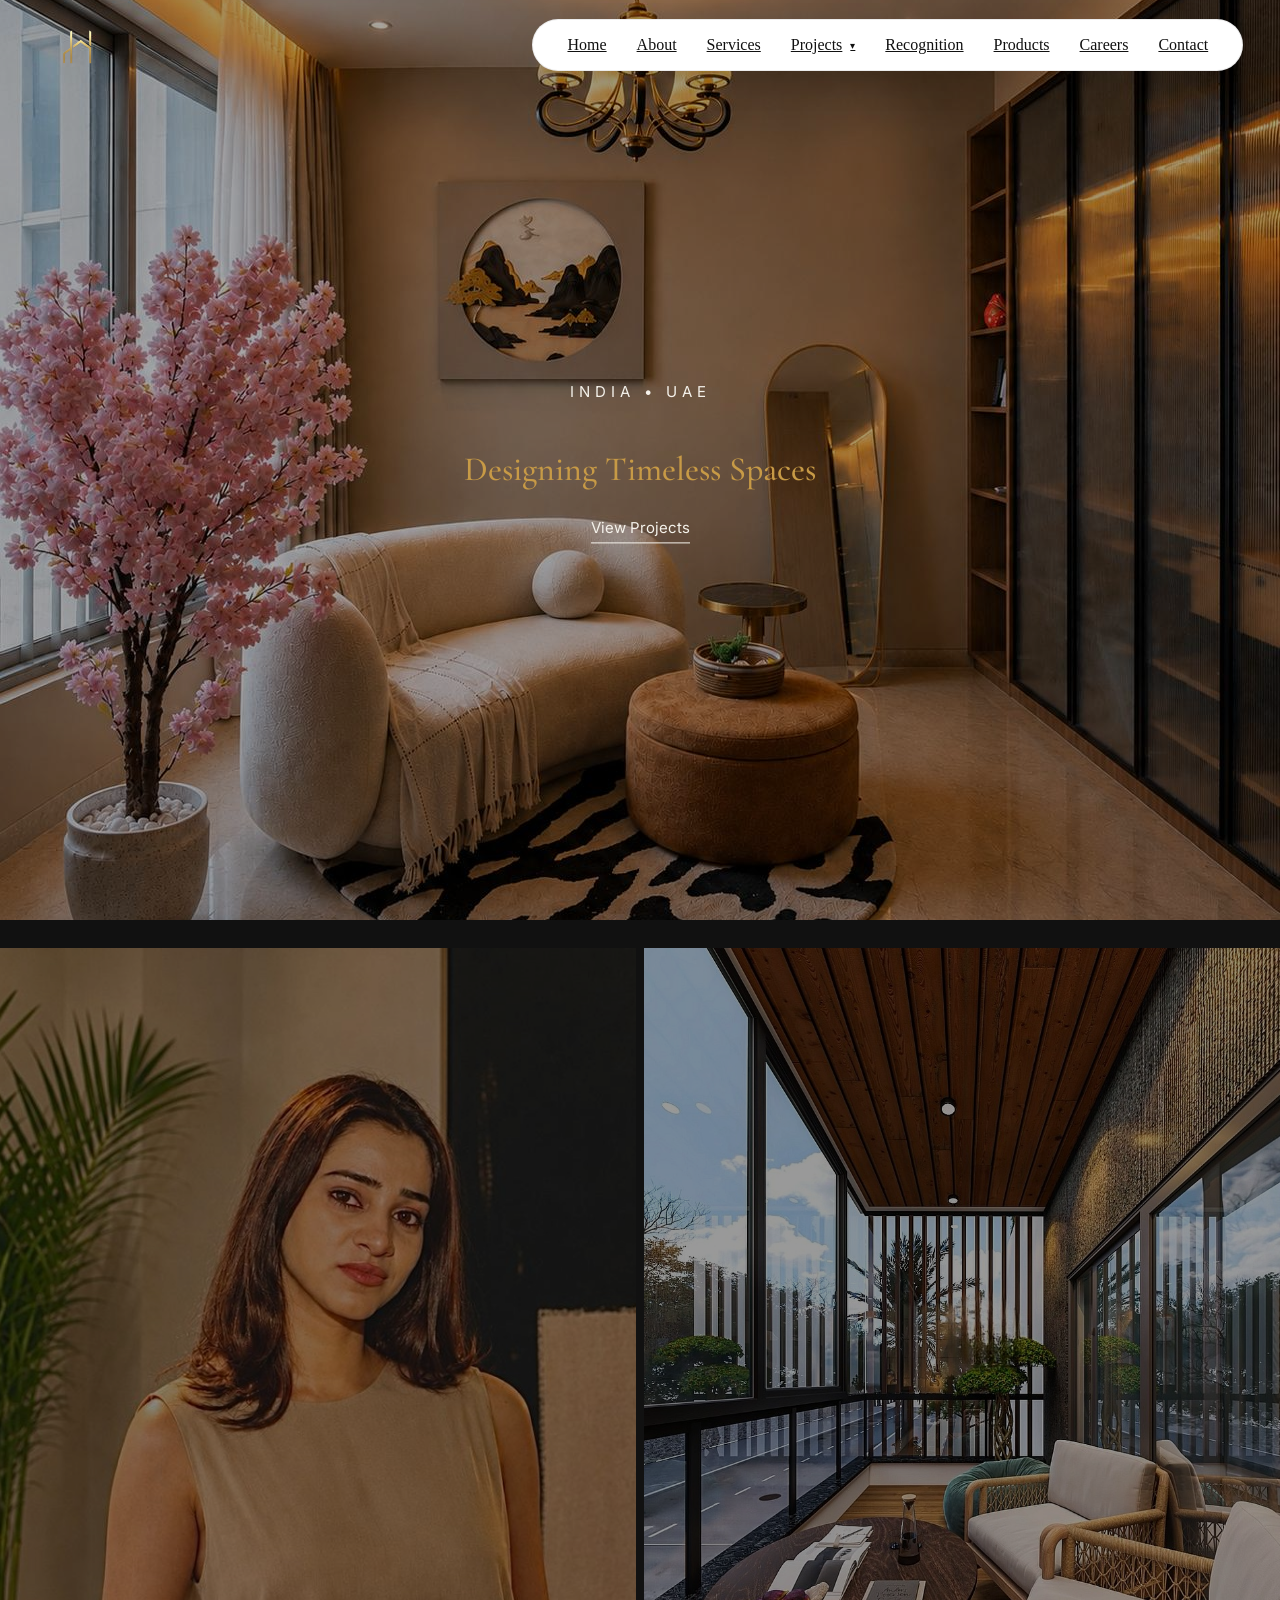
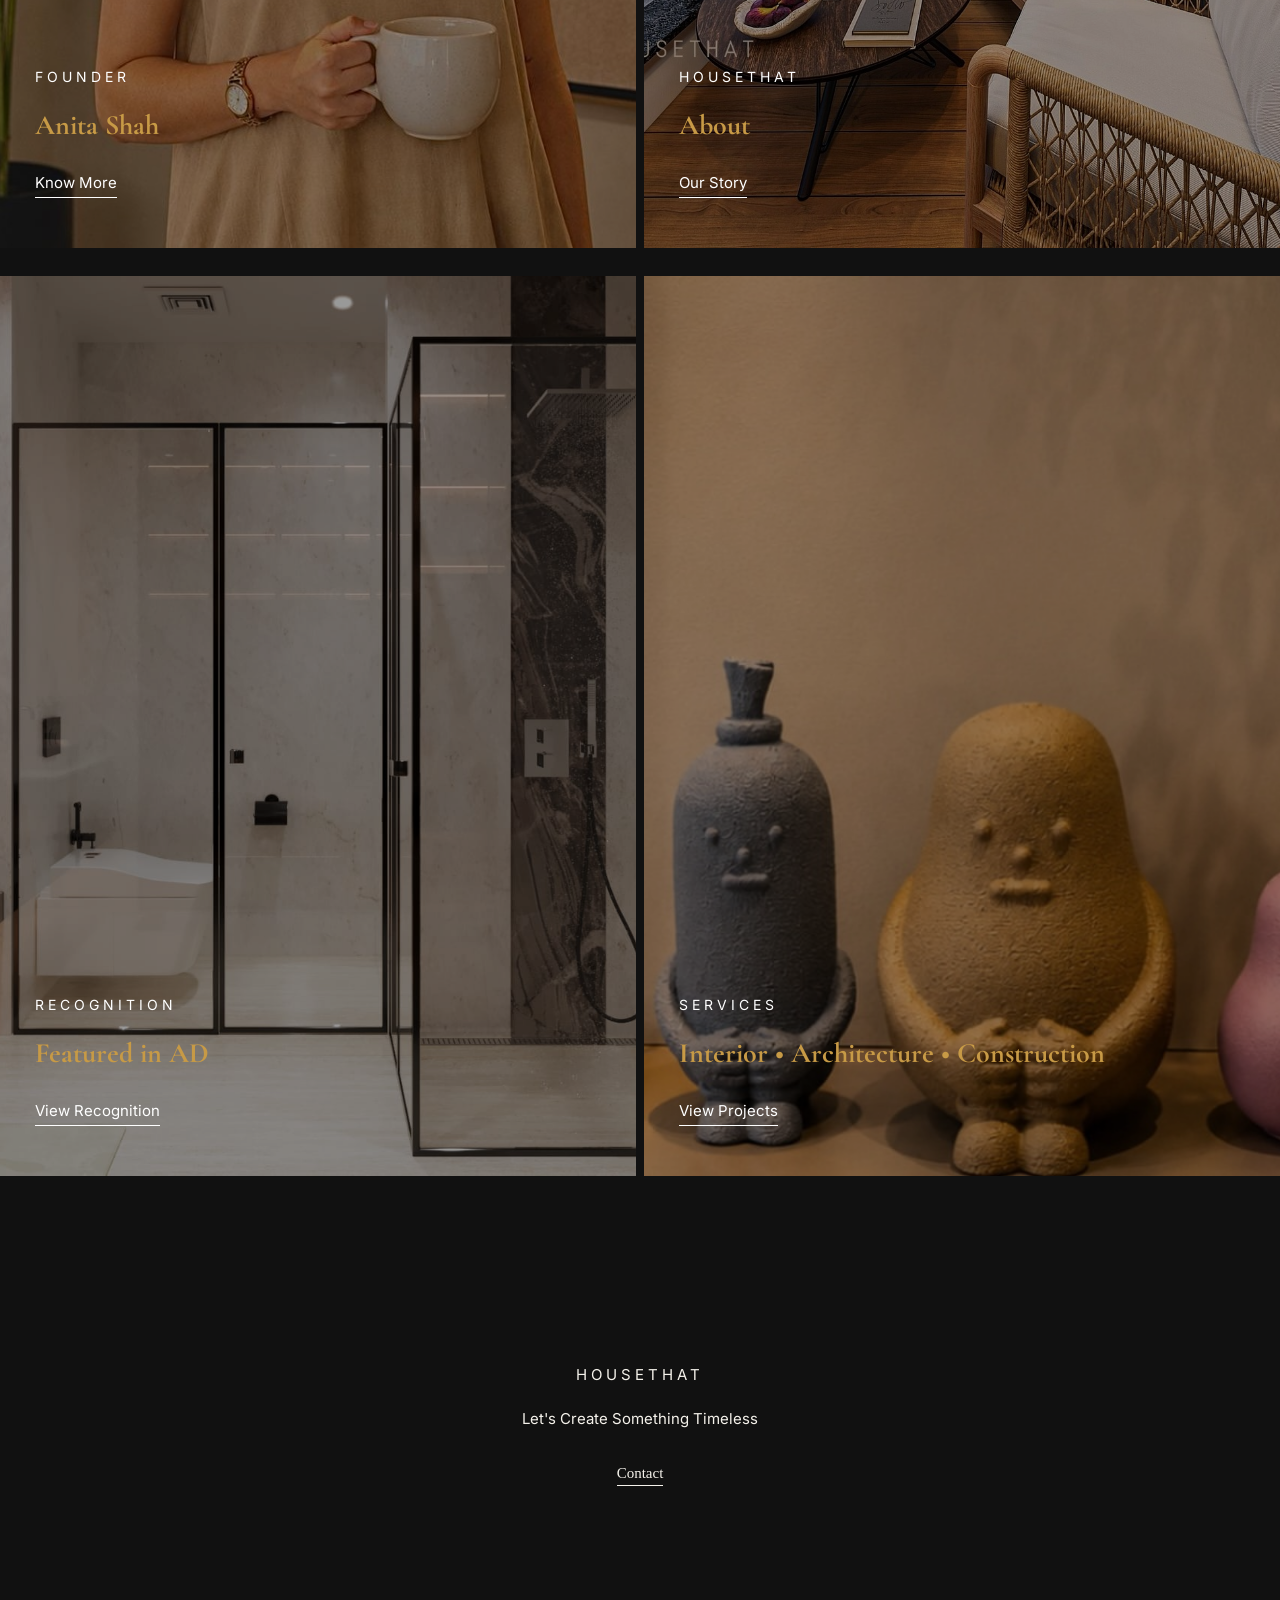
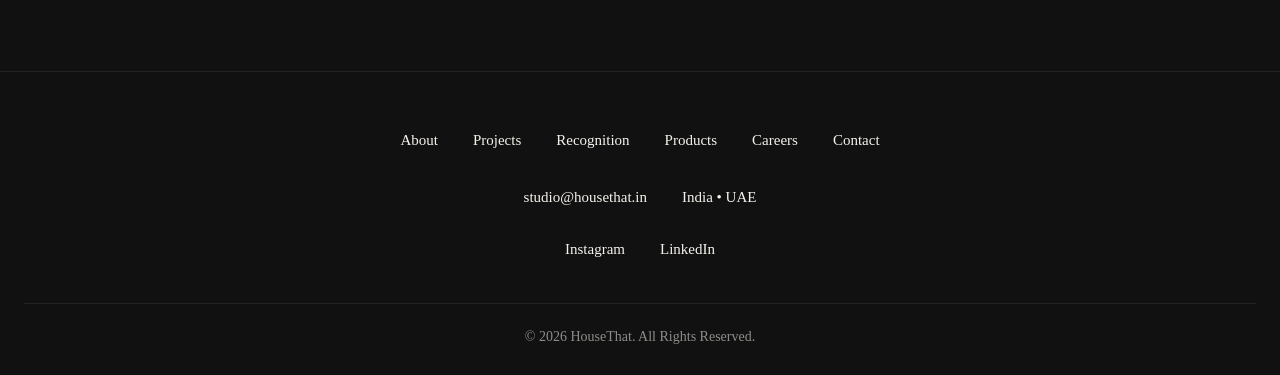
<file: index.html>
<!DOCTYPE html>
<html>
<head>
    <!-- Meta tags -->
    <meta charset="UTF-8">
<meta name="viewport" content="width=device-width, initial-scale=1.0">
   
<link rel="stylesheet" href="css/home.css">
     <link rel="stylesheet" href="css/navbar.css">
    <link
  rel="stylesheet"
  href="https://cdn.jsdelivr.net/npm/swiper@11/swiper-bundle.min.css"
/>
    <!-- Fonts -->
    <link rel="preconnect" href="https://fonts.googleapis.com">
<link rel="preconnect" href="https://fonts.gstatic.com" crossorigin>

<link href="https://fonts.googleapis.com/css2?family=Cormorant+Garamond:wght@400;500;600;700&family=Inter:wght@300;400;500;600&display=swap" rel="stylesheet">
    <!-- CSS links -->
</head>

<body>

 <!-- Navbar -->
  


<header class="ht-navbar">

    <div class="ht-container">

        <!-- HOUSETHAT BRAND -->

<div class="ht-brand">

    <a href="index.html" class="ht-logo">
        <img src="images/logo2.png" alt="HouseThat">
    </a>

</div>

        <!-- Desktop Navigation -->

       <nav class="ht-nav ht-nav-pill">

            <a href="index.html">Home</a>

            <a href="about.html">About</a>

            <!-- SERVICES -->

         <a href="services.html">Services</a>

            <!-- PROJECTS -->

            <div class="ht-dropdown">

                <a href="projects.html">

                    Projects

                    <span class="ht-arrow">▾</span>

                </a>

                <div class="ht-dropdown-menu">

                     <a href="luxuryinterior.html"> Luxury  Interiors</a>
        <a href="architecture.html">  Architecture</a>
      
       <a href="commercial.html">Commercial And Hospitality Interior</a>
                     <a href="photography.html">Photography</a>
                     <a href="3d.html">3D Visuals</a>
                </div>

            </div>

            <a href="awards.html">Recognition</a>

            <a href="products.html">Products</a>

            <a href="careers.html">Careers</a>

            <a href="contact.html">Contact</a>

        </nav>

        <!-- Mobile Menu Button -->

         <button id="htMenuBtn" class="ht-menu-btn">

            <span></span>
            <span></span>
            <span></span>

        </button>

    </div>

</header>

<!-- =========================
MOBILE NAVIGATION
========================= -->

<nav id="htMobileNav" class="ht-mobile-nav">

    <a href="index.html">Home</a>
    <a href="about.html">About</a>

    <a href="services.html">Services</a>
    <details>
       
          <summary>Projects</summary>
        <a href="luxuryinterior.html"> Luxury  Interiors</a>
        <a href="architecture.html">  Architecture</a>
      
       <a href="commercial.html">Commercial And Hospitality Interior</a>
       <a href="photography.html">Photography</a>
        <a href="3d.html">3D Visuals</a>
    </details>

    <a href="awards.html">Recognition</a>
    <a href="products.html">Products</a>
    <a href="careers.html">Careers</a>
    <a href="contact.html">Contact</a>

</nav>

    <!-- New Homepage Sections (we'll build these) -->

    <section class="hero">

    <div class="hero-overlay"></div>

    <div class="hero-content">

        <span class="hero-location">
            INDIA • UAE
        </span>

        <h1 class="hero-title">
            Designing Timeless Spaces
        </h1>

        <a href="projects.html" class="hero-link">
            View Projects
        </a>

    </div>

</section>


    <section class="split-section">

    <!-- Founder -->

    <a href="about.html#founder" class="split-card founder-card">

        <div class="overlay"></div>

        <img src="images/founder1.jpg" alt="Founder">

        <div class="card-content">

            <span>FOUNDER</span>

            <h2>Anita Shah</h2>

            <p>Know More</p>

        </div>

    </a>

    <!-- About -->

    <a href="about.html" class="split-card about-card">

        <div class="overlay"></div>

        <img src="images/Project3.jpg" alt="HouseThat">

        <div class="card-content">

            <span>HOUSETHAT</span>

            <h2>About</h2>

            <p>Our Story</p>

        </div>

    </a>

</section>
    <section class="split-section">

    <!-- Recognition -->

    <a href="recognition.html" class="split-card">

        <div class="overlay"></div>

        <img src="images/Dubai3.jpg" alt="Recognition">

        <div class="card-content">

            <span>RECOGNITION</span>

            <h2>Featured in AD</h2>

            <p>View Recognition</p>

        </div>

    </a>

    <!-- Services -->

    <a href="projects.html" class="split-card">

        <div class="overlay"></div>

        <img src="images/services.jpg" alt="Services">

        <div class="card-content">

            <span>SERVICES</span>

            <h2>Interior • Architecture • Construction</h2>

            <p>View Projects</p>

        </div>

    </a>

</section>

    <section class="cta-section">

    <div class="cta-content">

        <span>HOUSETHAT</span>

        <p>
            Let's Create Something Timeless
        </p>

        <a href="contact.html">
           Contact
        </a>

    </div>

</section>


    <!-- Footer -->
<footer class="footer">

    <div class="footer-links">

        <a href="about.html">About</a>

        <a href="projects.html">Projects</a>

        <a href="awards.html">Recognition</a>

        <a href="products.html">Products</a>

        <a href="careers.html">Careers</a>

        <a href="contact.html">Contact</a>

    </div>

    <div class="footer-contact">

        <a href="mailto:studio@housethat.in">
            studio@housethat.in
        </a>

        <span>India • UAE</span>

    </div>

    <div class="footer-social">

        <a href="https://www.instagram.com/housethat.co/" target="_blank">
            Instagram
        </a>

        <a href="https://www.linkedin.com/" target="_blank">
            LinkedIn
        </a>

    </div>

    <div class="footer-bottom">

        © 2026 HouseThat. All Rights Reserved.

    </div>

</footer>

    <!-- JS files -->
    <script src="js/main.js"></script>
  
    <script src="https://cdn.jsdelivr.net/npm/swiper@11/swiper-bundle.min.js"></script>

</body>
</html>
</file>
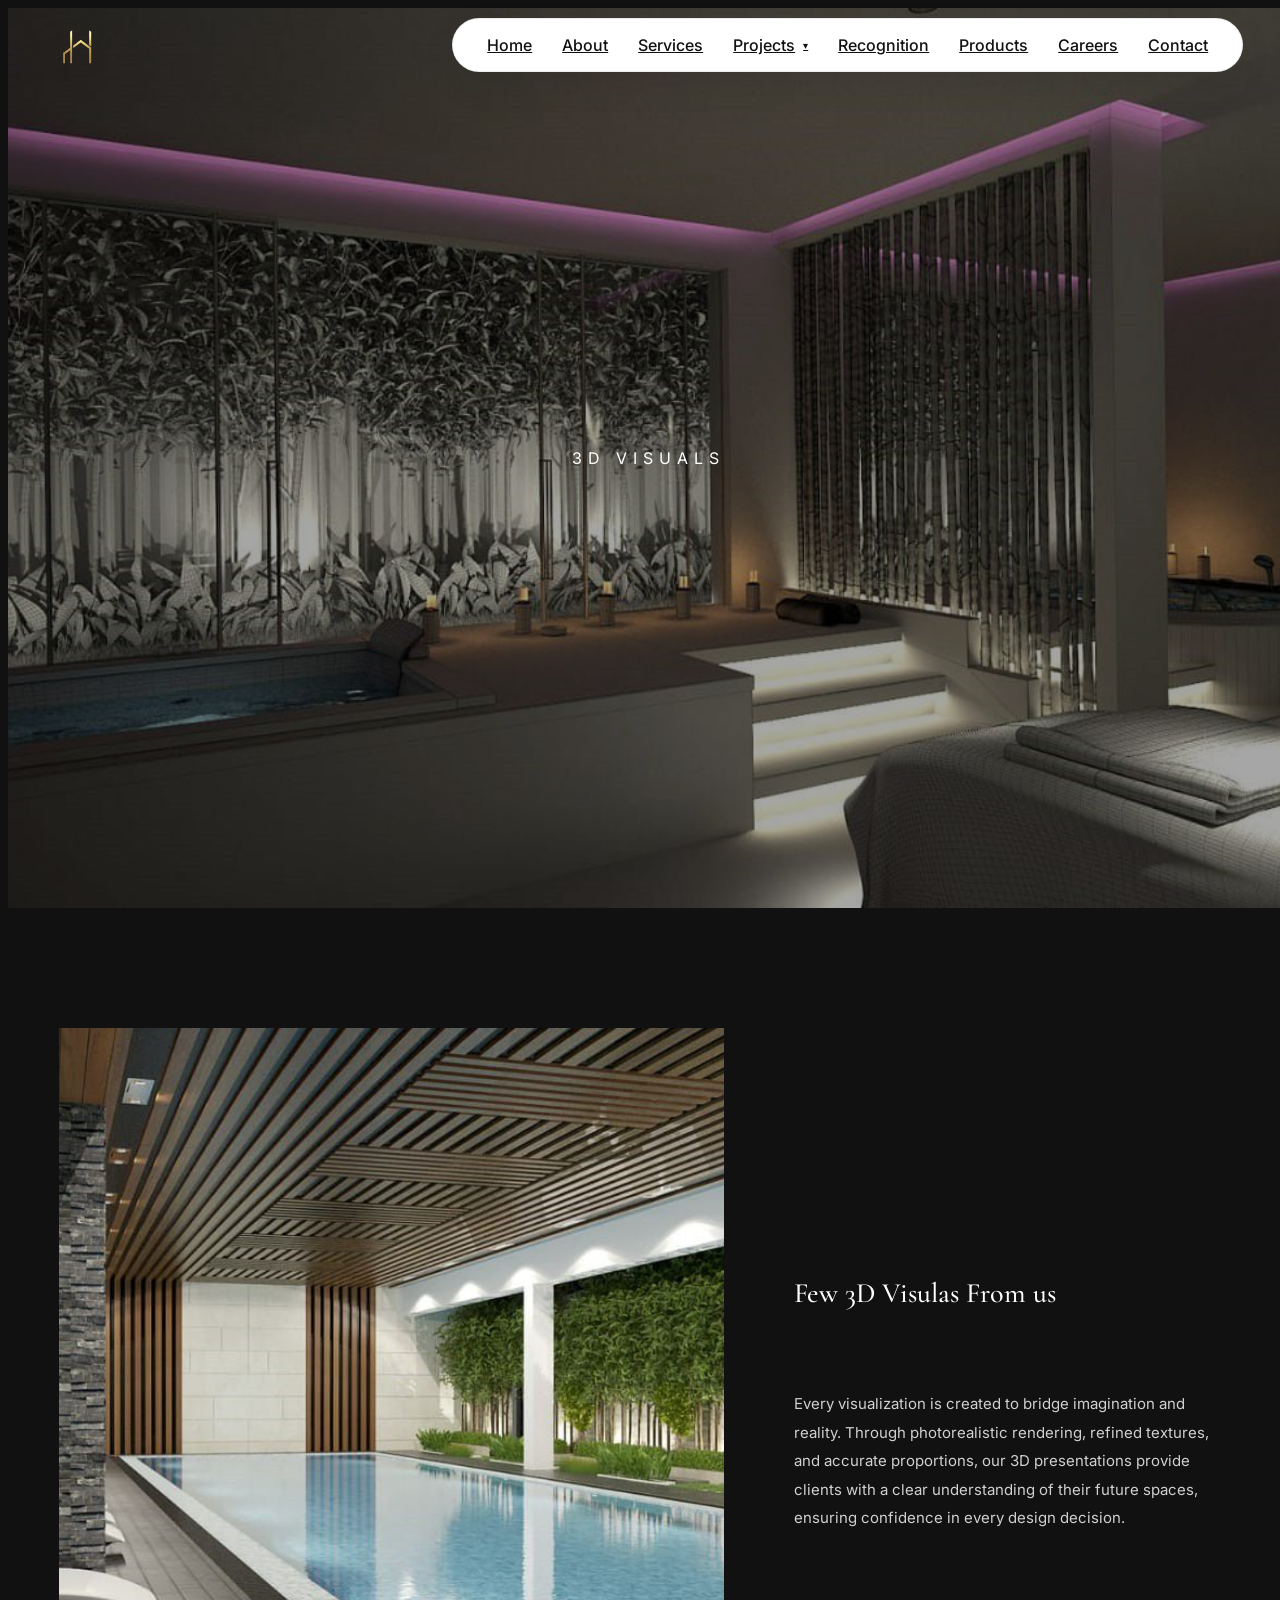
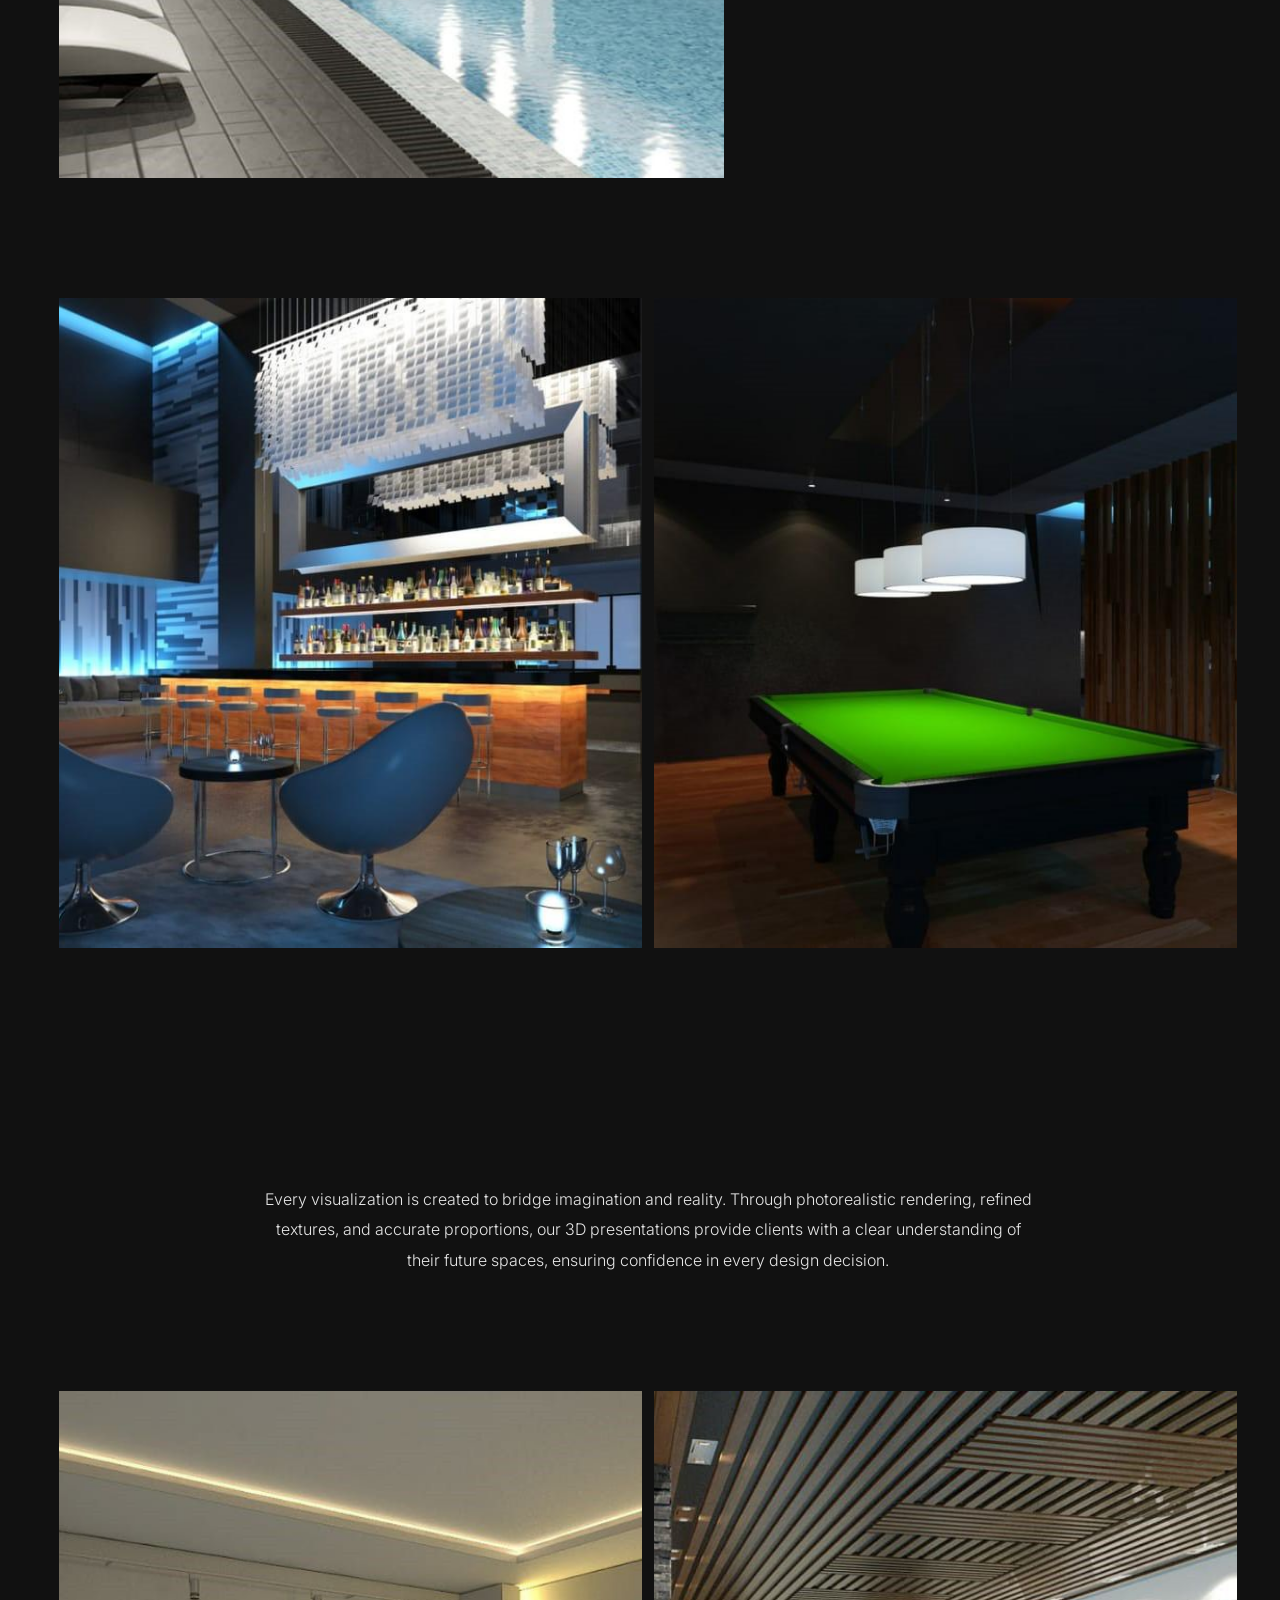
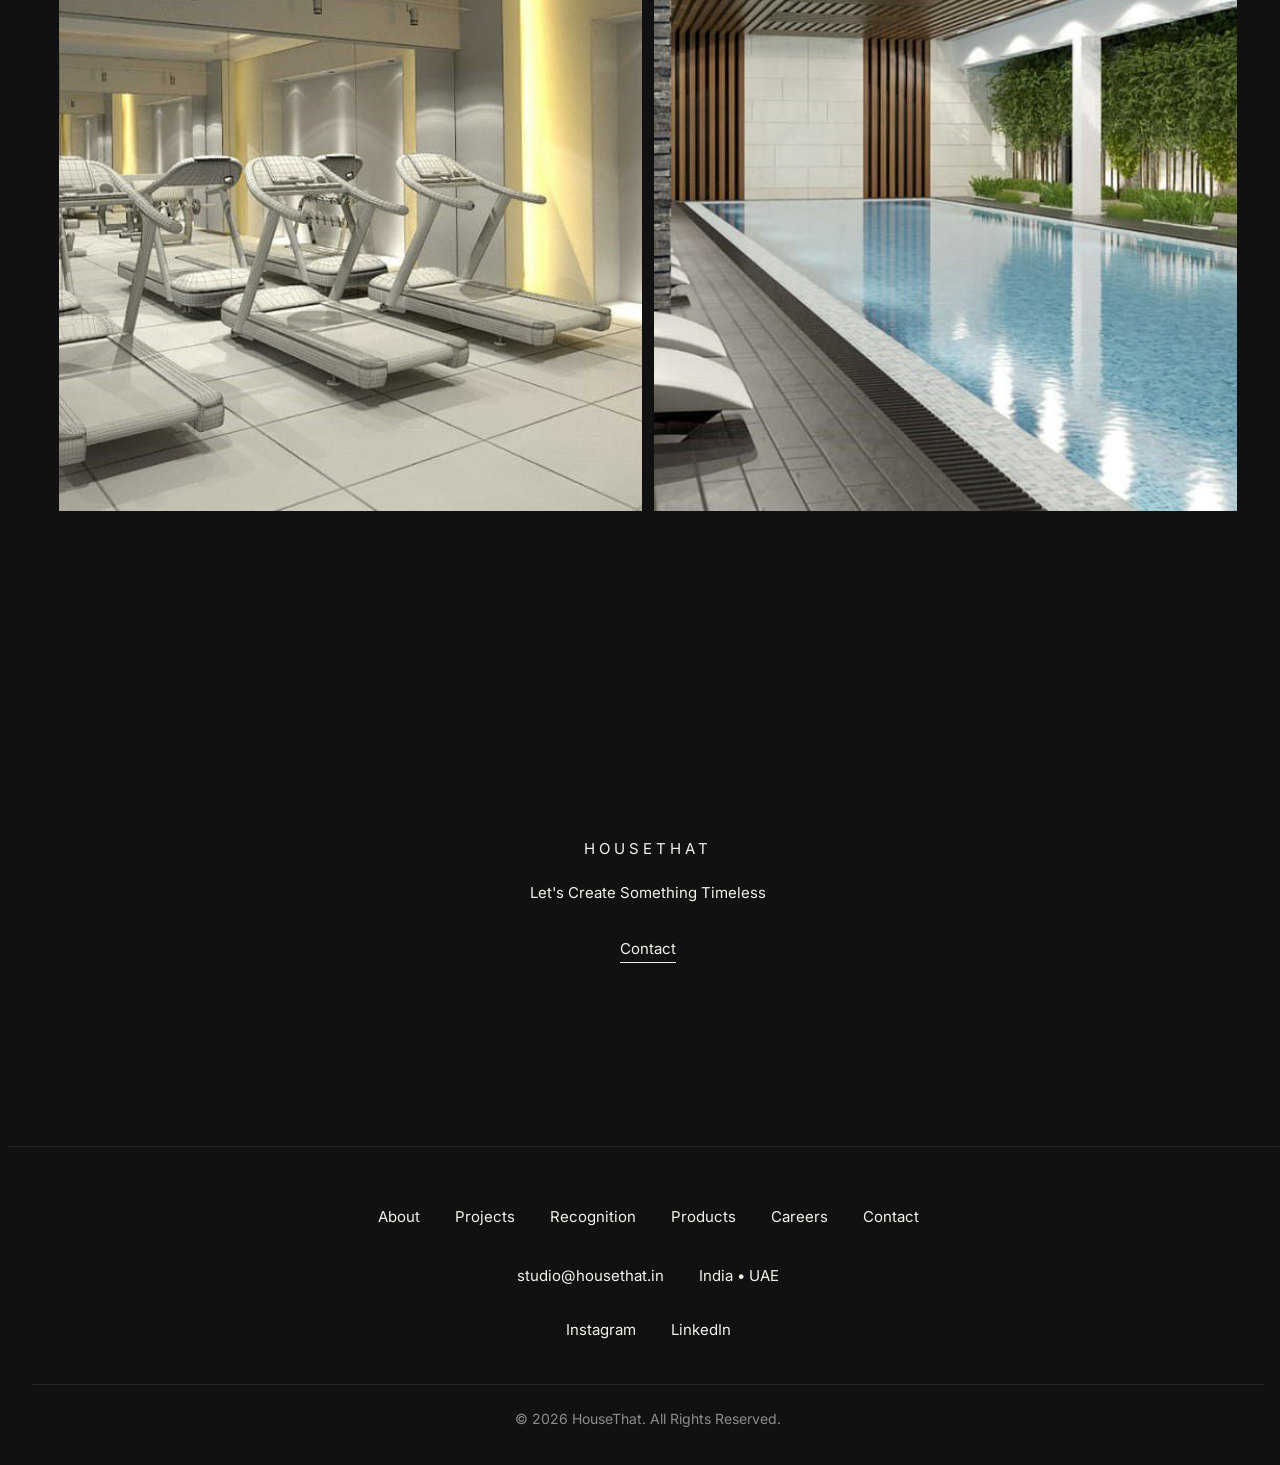
<file: 3d.html>
<!DOCTYPE html>
<html>
<head>
    <!-- Meta tags -->
    <meta charset="UTF-8">
<meta name="viewport" content="width=device-width, initial-scale=1.0">
   
<link rel="stylesheet" href="css/luxuryinterior.css">
     <link rel="stylesheet" href="css/navbar.css">
    <link
  rel="stylesheet"
  href="https://cdn.jsdelivr.net/npm/swiper@11/swiper-bundle.min.css"
/>
    <!-- Fonts -->
    <link rel="preconnect" href="https://fonts.googleapis.com">
<link rel="preconnect" href="https://fonts.gstatic.com" crossorigin>

<link href="https://fonts.googleapis.com/css2?family=Cormorant+Garamond:wght@400;500;600;700&family=Inter:wght@300;400;500;600&display=swap" rel="stylesheet">
    <!-- CSS links -->
</head>

<body>

   <!-- Navbar -->
  


<header class="ht-navbar">

    <div class="ht-container">

        <!-- HOUSETHAT BRAND -->

<div class="ht-brand">

    <a href="index.html" class="ht-logo">
        <img src="images/logo2.png" alt="HouseThat">
    </a>

</div>

        <!-- Desktop Navigation -->

       <nav class="ht-nav ht-nav-pill">

            <a href="index.html">Home</a>

            <a href="about.html">About</a>

            <!-- SERVICES -->

         <a href="services.html">Services</a>

            <!-- PROJECTS -->

            <div class="ht-dropdown">

                <a href="projects.html">

                    Projects

                    <span class="ht-arrow">▾</span>

                </a>

                <div class="ht-dropdown-menu">

                     <a href="luxuryinterior.html"> Luxury  Interiors</a>
        <a href="architecture.html">  Architecture</a>
      
       <a href="commercial.html">Commercial And Hospitality Interior</a>
                     <a href="photography.html">Photography</a>
                     <a href="3d.html">3D Visuals</a>
                </div>

            </div>

            <a href="awards.html">Recognition</a>

            <a href="products.html">Products</a>

            <a href="careers.html">Careers</a>

            <a href="contact.html">Contact</a>

        </nav>

        <!-- Mobile Menu Button -->

         <button id="htMenuBtn" class="ht-menu-btn">

            <span></span>
            <span></span>
            <span></span>

        </button>

    </div>

</header>

<!-- =========================
MOBILE NAVIGATION
========================= -->

<nav id="htMobileNav" class="ht-mobile-nav">

    <a href="index.html">Home</a>
    <a href="about.html">About</a>

    <a href="services.html">Services</a>
    <details>
       
          <summary>Projects</summary>
        <a href="luxuryinterior.html"> Luxury  Interiors</a>
        <a href="architecture.html">  Architecture</a>
      
       <a href="commercial.html">Commercial And Hospitality Interior</a>
       <a href="photography.html">Photography</a>
        <a href="3d.html">3D Visuals</a>
    </details>

    <a href="awards.html">Recognition</a>
    <a href="products.html">Products</a>
    <a href="careers.html">Careers</a>
    <a href="contact.html">Contact</a>

</nav>


    <!-- ==========================
     PROJECT HERO
========================== -->

<section class="project-hero">

    <img src="images/render7.jpg"
         alt="Luxury Interiors">

    <div class="project-hero-overlay"></div>

    <div class="project-hero-content">

        <span>
          3D Visuals
        </span>

    </div>

</section>

    <!-- ==========================
     PROJECT 02
========================== -->

<section class="project-intro">

    <div class="project-image">

        <img src="images/render6.jpg" alt="Villa Serenity">

    </div>

    <div class="project-info">


        <h2>
        Few 3D Visulas From us
        </h2>

        <div class="project-meta">

           

        </div>

        <p class="project-description">

          Every visualization is created to bridge imagination and reality. Through photorealistic rendering, refined textures, and accurate proportions, our 3D presentations provide clients with a clear understanding of their future spaces, ensuring confidence in every design decision.

        </p>

    </div>

</section>
    <!-- ==========================
     PROJECT GALLERY 01
========================== -->

<section class="project-gallery">

    <div class="gallery-image">

        <img src="images/render2.jpg" alt="Luxury Interior">

    </div>

    <div class="gallery-image">

        <img src="images/render3.jpg" alt="Luxury Interior">

    </div>

</section>

    <!-- ==========================
     PROJECT STORY
========================== -->

<section class="project-story">

    <div class="story-content">

        <p>
          Every visualization is created to bridge imagination and reality. Through photorealistic rendering, refined textures, and accurate proportions, our 3D presentations provide clients with a clear understanding of their future spaces, ensuring confidence in every design decision.
        </p>

    </div>

</section>

   

    <!-- ==========================
     PROJECT GALLERY 02
========================== -->

<section class="project-gallery gallery-large">

    <div class="gallery-image">

        <img src="images/render5.jpg" alt="Luxury Interior">

    </div>

    <div class="gallery-image">

        <img src="images/render6.jpg" alt="Luxury Interior">

    </div>

</section>


    

    


  
 

    

     <section class="cta-section">

    <div class="cta-content">

        <span>HOUSETHAT</span>

        <p>
            Let's Create Something Timeless
        </p>

        <a href="contact.html">
           Contact
        </a>

    </div>

</section>

    <!-- Footer -->
<footer class="footer">

    <div class="footer-links">

        <a href="about.html">About</a>

        <a href="projects.html">Projects</a>

        <a href="awards.html">Recognition</a>

        <a href="products.html">Products</a>

        <a href="careers.html">Careers</a>

        <a href="contact.html">Contact</a>

    </div>

    <div class="footer-contact">

        <a href="mailto:studio@housethat.in">
            studio@housethat.in
        </a>

        <span>India • UAE</span>

    </div>

    <div class="footer-social">

        <a href="https://www.instagram.com/housethat.co/" target="_blank">
            Instagram
        </a>

        <a href="https://www.linkedin.com/" target="_blank">
            LinkedIn
        </a>

    </div>

    <div class="footer-bottom">

        © 2026 HouseThat. All Rights Reserved.

    </div>

</footer>

    <!-- JS files -->
    <script src="js/main.js"></script>
  
    <script src="https://cdn.jsdelivr.net/npm/swiper@11/swiper-bundle.min.js"></script>

</body>
</html>
</file>
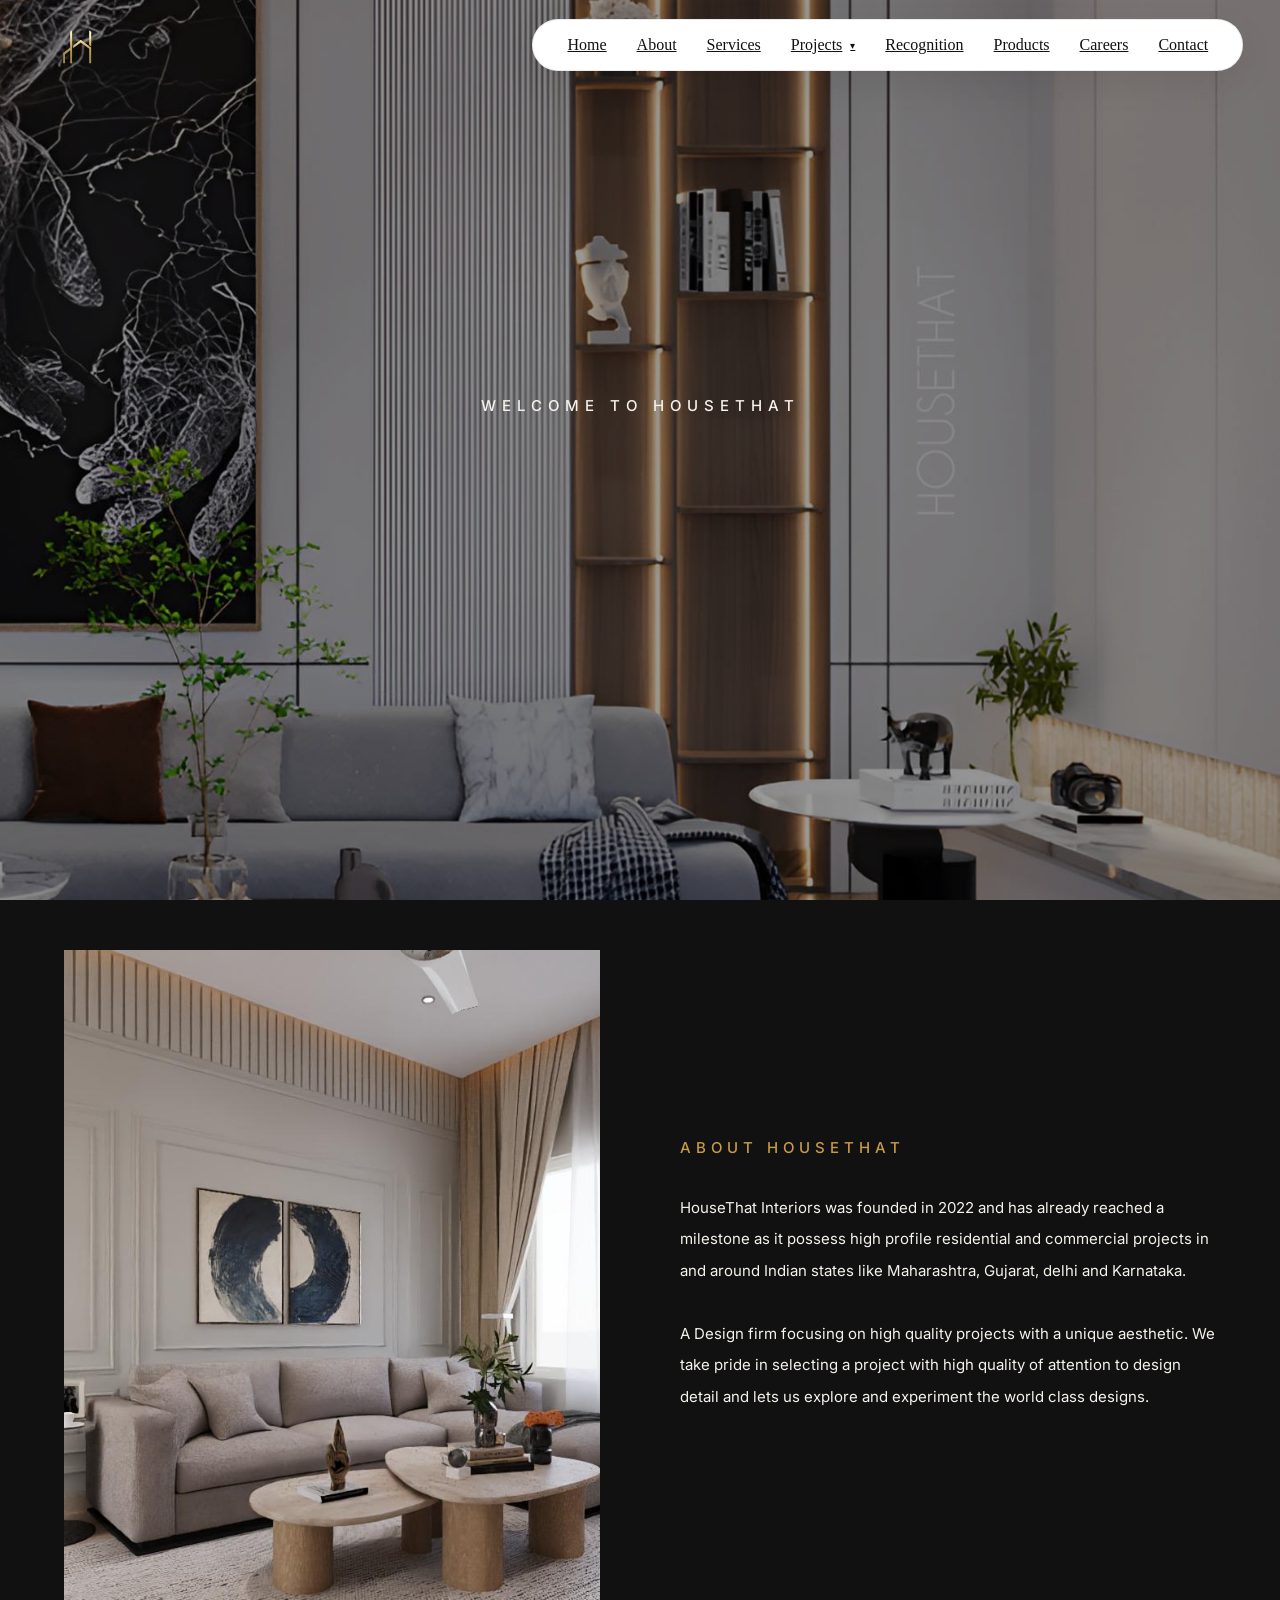
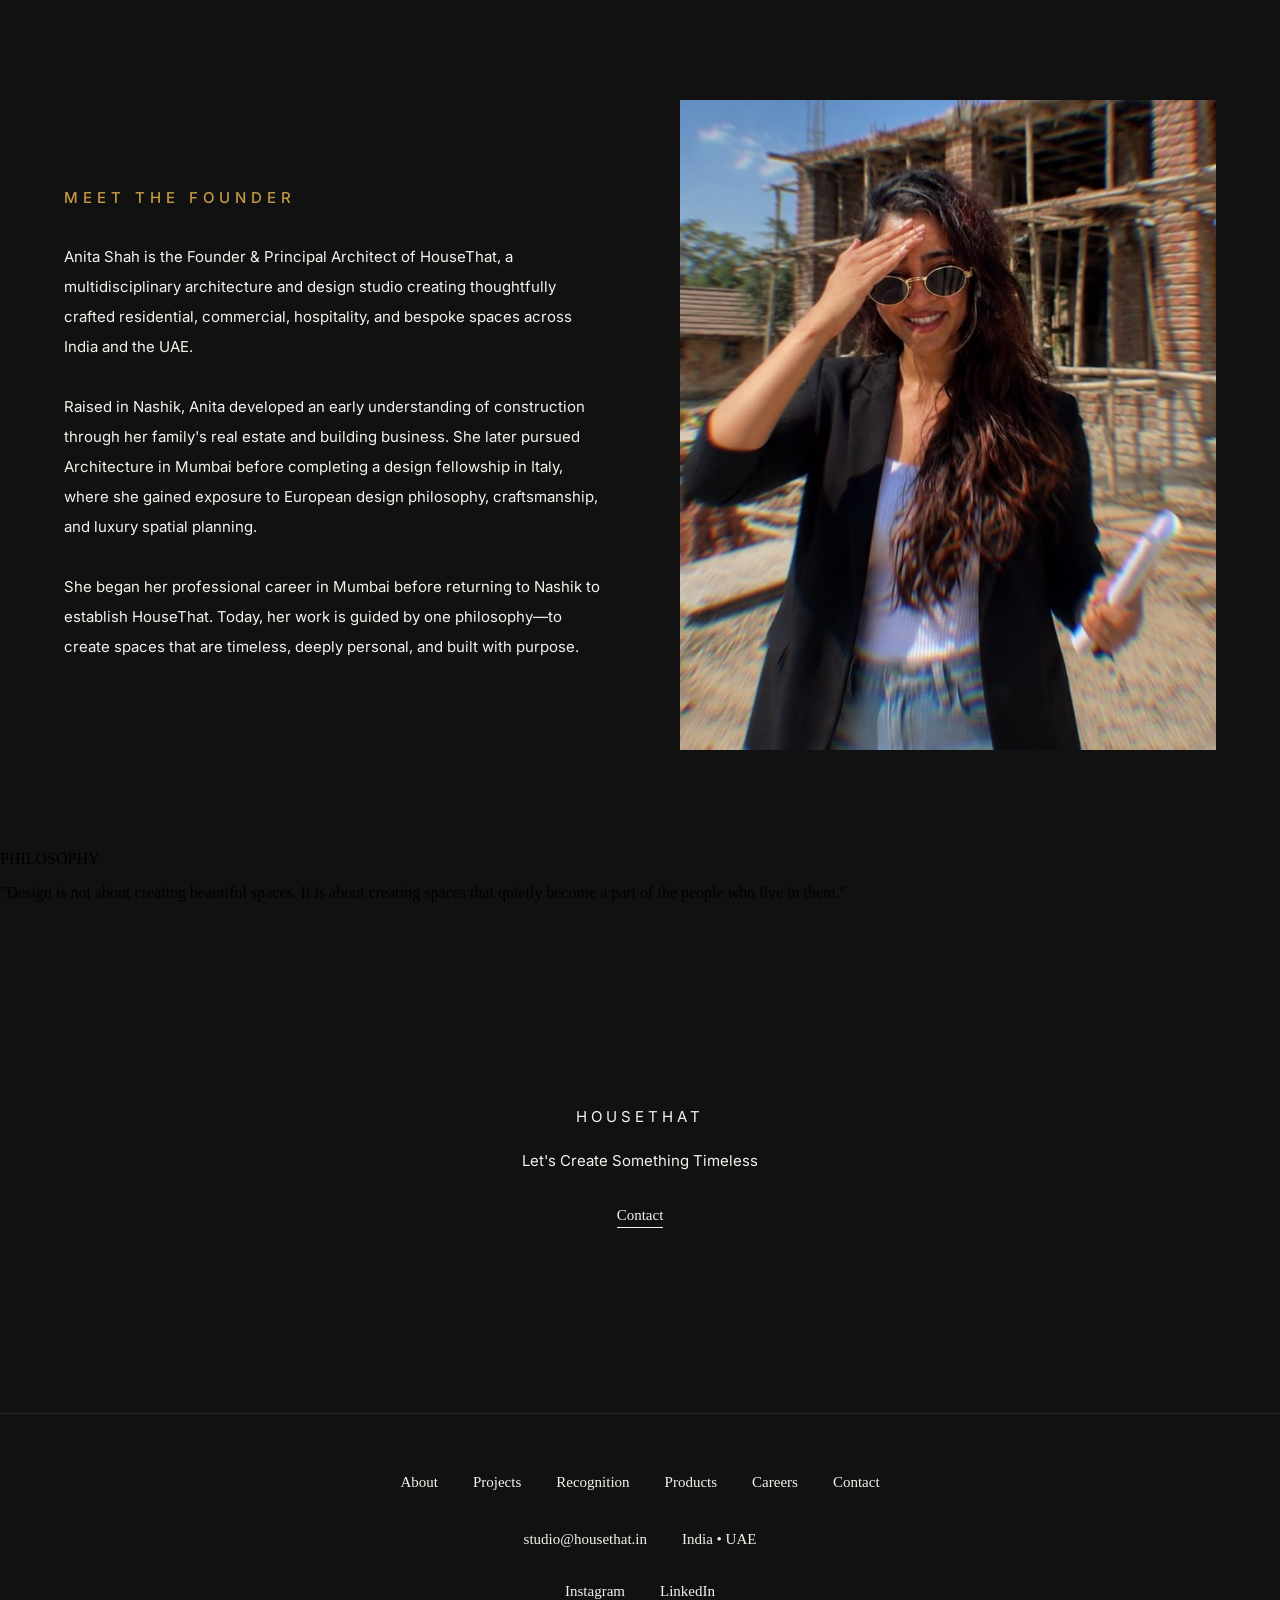
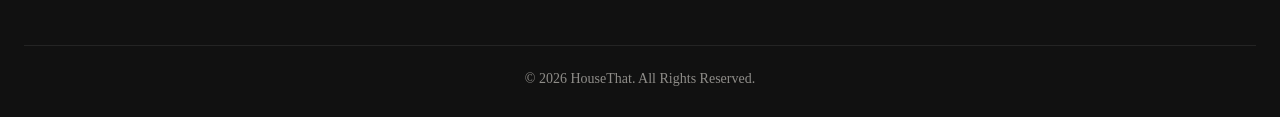
<file: about.html>
<!DOCTYPE html>
<html>
<head>
    <!-- Meta tags -->
    <meta charset="UTF-8">
<meta name="viewport" content="width=device-width, initial-scale=1.0">
   
<link rel="stylesheet" href="css/about.css">
     <link rel="stylesheet" href="css/navbar.css">
    <link
  rel="stylesheet"
  href="https://cdn.jsdelivr.net/npm/swiper@11/swiper-bundle.min.css"
/>
    <!-- Fonts -->
    <link rel="preconnect" href="https://fonts.googleapis.com">
<link rel="preconnect" href="https://fonts.gstatic.com" crossorigin>

<link href="https://fonts.googleapis.com/css2?family=Cormorant+Garamond:wght@400;500;600;700&family=Inter:wght@300;400;500;600&display=swap" rel="stylesheet">
    <!-- CSS links -->
</head>

<body>

  <!-- Navbar -->
  


<header class="ht-navbar">

    <div class="ht-container">

        <!-- HOUSETHAT BRAND -->

<div class="ht-brand">

    <a href="index.html" class="ht-logo">
        <img src="images/logo2.png" alt="HouseThat">
    </a>

</div>

        <!-- Desktop Navigation -->

       <nav class="ht-nav ht-nav-pill">

            <a href="index.html">Home</a>

            <a href="about.html">About</a>

            <!-- SERVICES -->

         <a href="services.html">Services</a>

            <!-- PROJECTS -->

            <div class="ht-dropdown">

                <a href="projects.html">

                    Projects

                    <span class="ht-arrow">▾</span>

                </a>

                <div class="ht-dropdown-menu">

                     <a href="luxuryinterior.html"> Luxury  Interiors</a>
        <a href="architecture.html">  Architecture</a>
      
       <a href="commercial.html">Commercial And Hospitality Interior</a>
                     <a href="photography.html">Photography</a>
                     <a href="3d.html">3D Visuals</a>
                </div>

            </div>

            <a href="awards.html">Recognition</a>

            <a href="products.html">Products</a>

            <a href="careers.html">Careers</a>

            <a href="contact.html">Contact</a>

        </nav>

        <!-- Mobile Menu Button -->

         <button id="htMenuBtn" class="ht-menu-btn">

            <span></span>
            <span></span>
            <span></span>

        </button>

    </div>

</header>

<!-- =========================
MOBILE NAVIGATION
========================= -->

<nav id="htMobileNav" class="ht-mobile-nav">

    <a href="index.html">Home</a>
    <a href="about.html">About</a>

    <a href="services.html">Services</a>
    <details>
       
          <summary>Projects</summary>
        <a href="luxuryinterior.html"> Luxury  Interiors</a>
        <a href="architecture.html">  Architecture</a>
      
       <a href="commercial.html">Commercial And Hospitality Interior</a>
       <a href="photography.html">Photography</a>
        <a href="3d.html">3D Visuals</a>
    </details>

    <a href="awards.html">Recognition</a>
    <a href="products.html">Products</a>
    <a href="careers.html">Careers</a>
    <a href="contact.html">Contact</a>

</nav>

 <main>

    <!-- Hero -->
    <section class="about-hero">

        <div class="about-hero-overlay"></div>

        <div class="about-hero-content">

            <span class="about-hero-text">
                WELCOME TO HOUSETHAT
            </span>

        </div>

    </section>

    <!-- About HouseThat -->
    <section class="about-section">

        <div class="about-image">

            <img src="images/trillium1.jpg" alt="About HouseThat">

        </div>

        <div class="about-content">

            <span class="section-label">
                ABOUT HOUSETHAT
            </span>

            <p>
                HouseThat Interiors was founded in  2022 and has already reached a milestone as it possess high profile residential and commercial projects in and around Indian states like Maharashtra, Gujarat, delhi and Karnataka.

                <br><br>

               A Design firm focusing on high quality projects with a unique aesthetic. We take pride in selecting a project with high quality of attention to design detail and lets us explore and experiment the world class designs.
            </p>

        </div>

    </section>


     <section class="founder-section">

    <!-- Left Content -->

    <div class="founder-content">

        <span class="section-label">
            MEET THE FOUNDER
        </span>

        <p>
            Anita Shah is the Founder & Principal Architect of HouseThat, a multidisciplinary architecture and design studio creating thoughtfully crafted residential, commercial, hospitality, and bespoke spaces across India and the UAE.

            <br><br>

            Raised in Nashik, Anita developed an early understanding of construction through her family's real estate and building business. She later pursued Architecture in Mumbai before completing a design fellowship in Italy, where she gained exposure to European design philosophy, craftsmanship, and luxury spatial planning.

            <br><br>

            She began her professional career in Mumbai before returning to Nashik to establish HouseThat. Today, her work is guided by one philosophy—to create spaces that are timeless, deeply personal, and built with purpose.
        </p>

    </div>

    <!-- Right Image -->

    <div class="founder-image">

        <img src="images/Founder2.jpg" alt="Anita Shah">

    </div>

</section>

     <section class="philosophy-hero">

    <div class="philosophy-overlay"></div>

    <div class="philosophy-content">

        <span class="philosophy-title">
            PHILOSOPHY
        </span>

        <p class="philosophy-quote">
            "Design is not about creating beautiful spaces.
            It is about creating spaces that quietly become
            a part of the people who live in them."
        </p>

    </div>

</section>

  <section class="cta-section">

    <div class="cta-content">

        <span>HOUSETHAT</span>

        <p>Let's Create Something Timeless</p>

        <a href="contact.html">
            Contact
        </a>

    </div>

</section>

     <footer class="footer">

    <div class="footer-links">

        <a href="about.html">About</a>

        <a href="projects.html">Projects</a>

        <a href="awards.html">Recognition</a>

        <a href="products.html">Products</a>

        <a href="careers.html">Careers</a>

        <a href="contact.html">Contact</a>

    </div>

    <div class="footer-contact">

        <a href="mailto:studio@housethat.in">
            studio@housethat.in
        </a>

        <span>India • UAE</span>

    </div>

    <div class="footer-social">

        <a href="https://www.instagram.com/housethat.co/" target="_blank">
            Instagram
        </a>

        <a href="https://www.linkedin.com/" target="_blank">
            LinkedIn
        </a>

    </div>

    <div class="footer-bottom">

        © 2026 HouseThat. All Rights Reserved.

    </div>

</footer>

  

</main>









        
<!-- Next sections -->

<script src="js/main.js"></script>

</body>
</file>
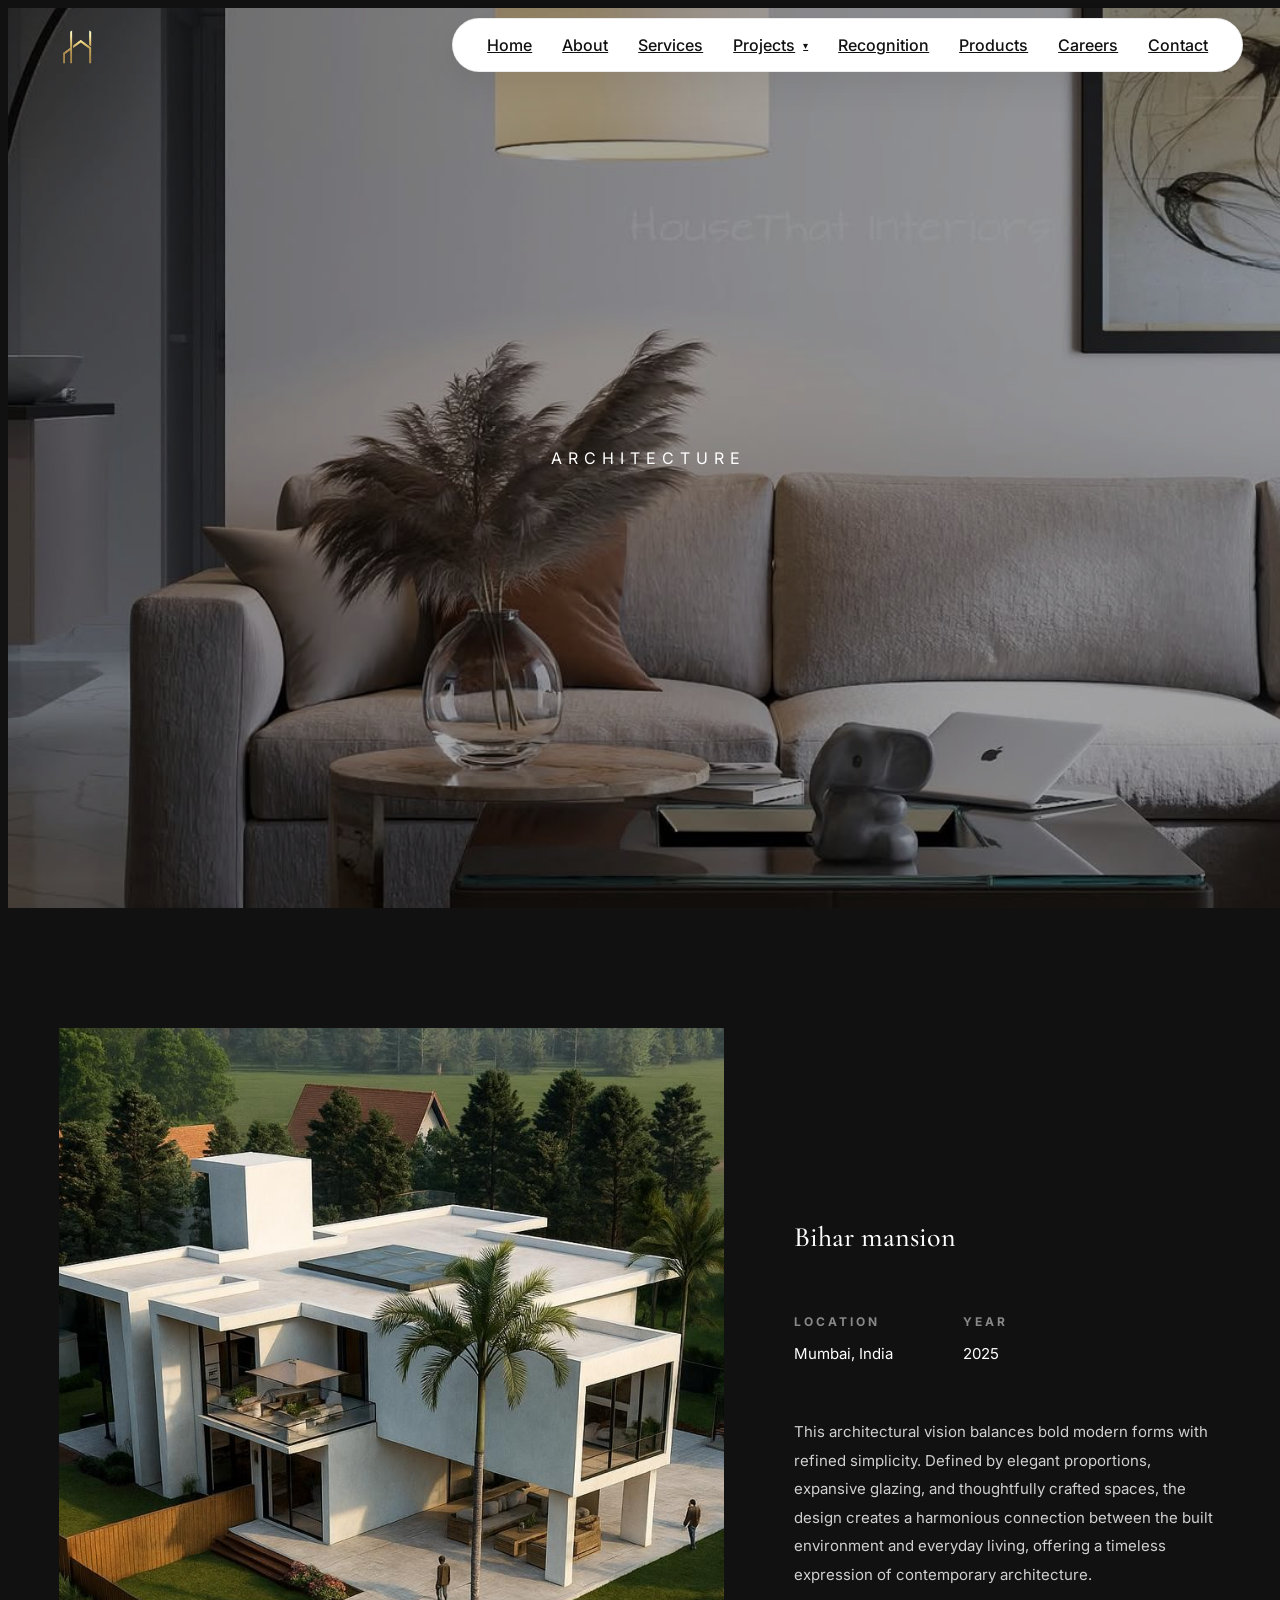
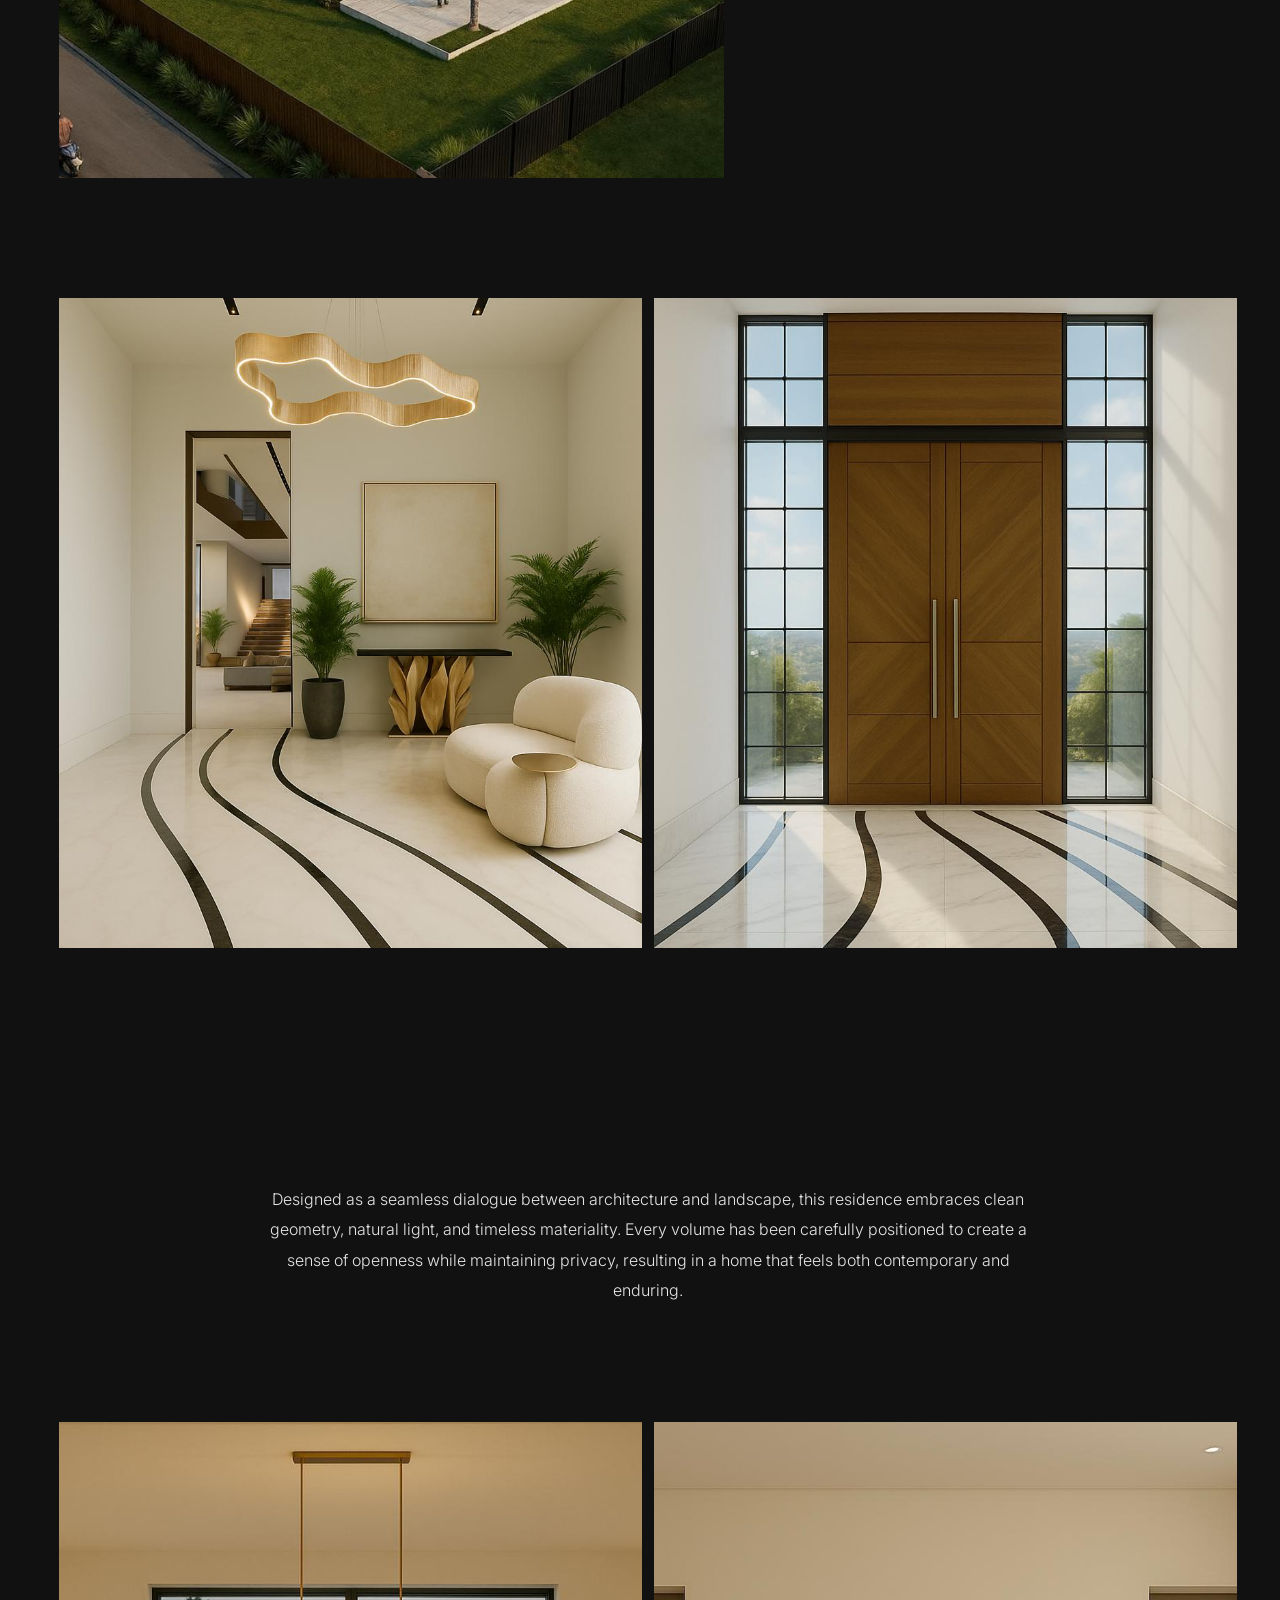
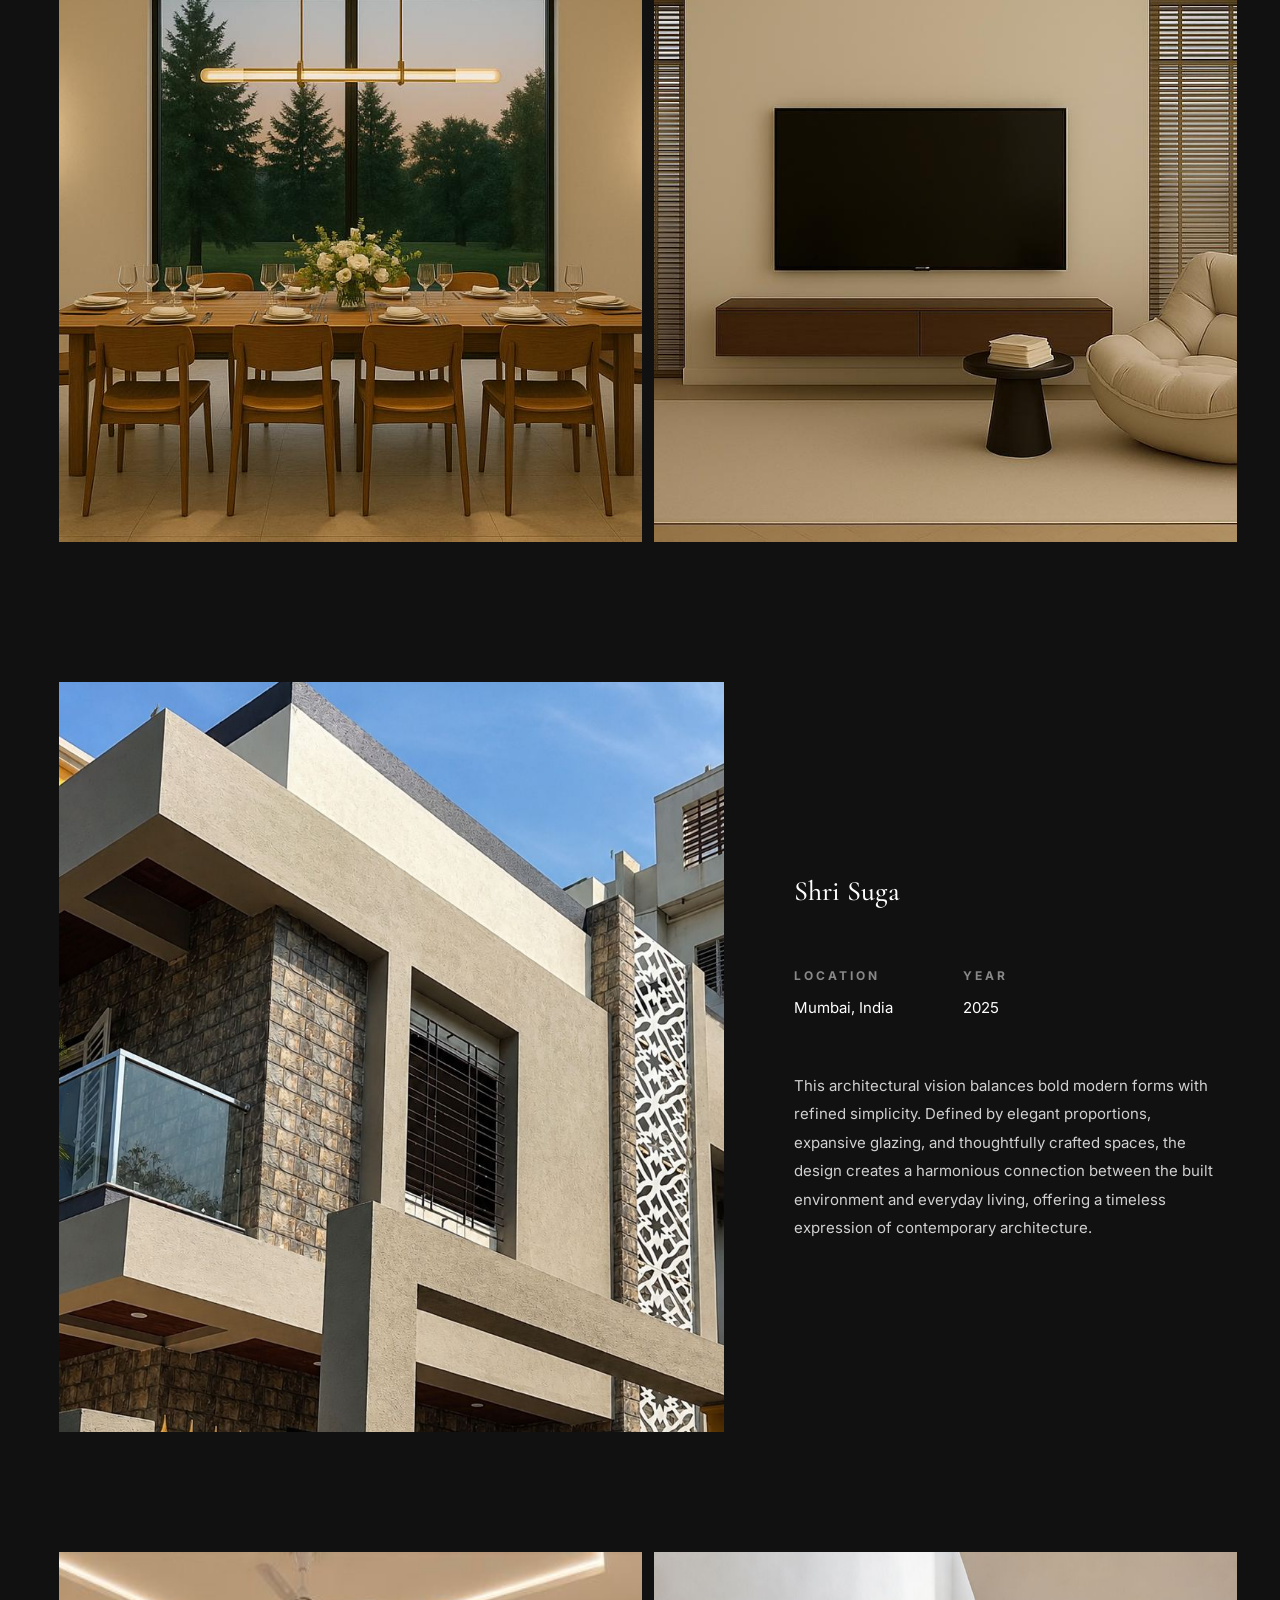
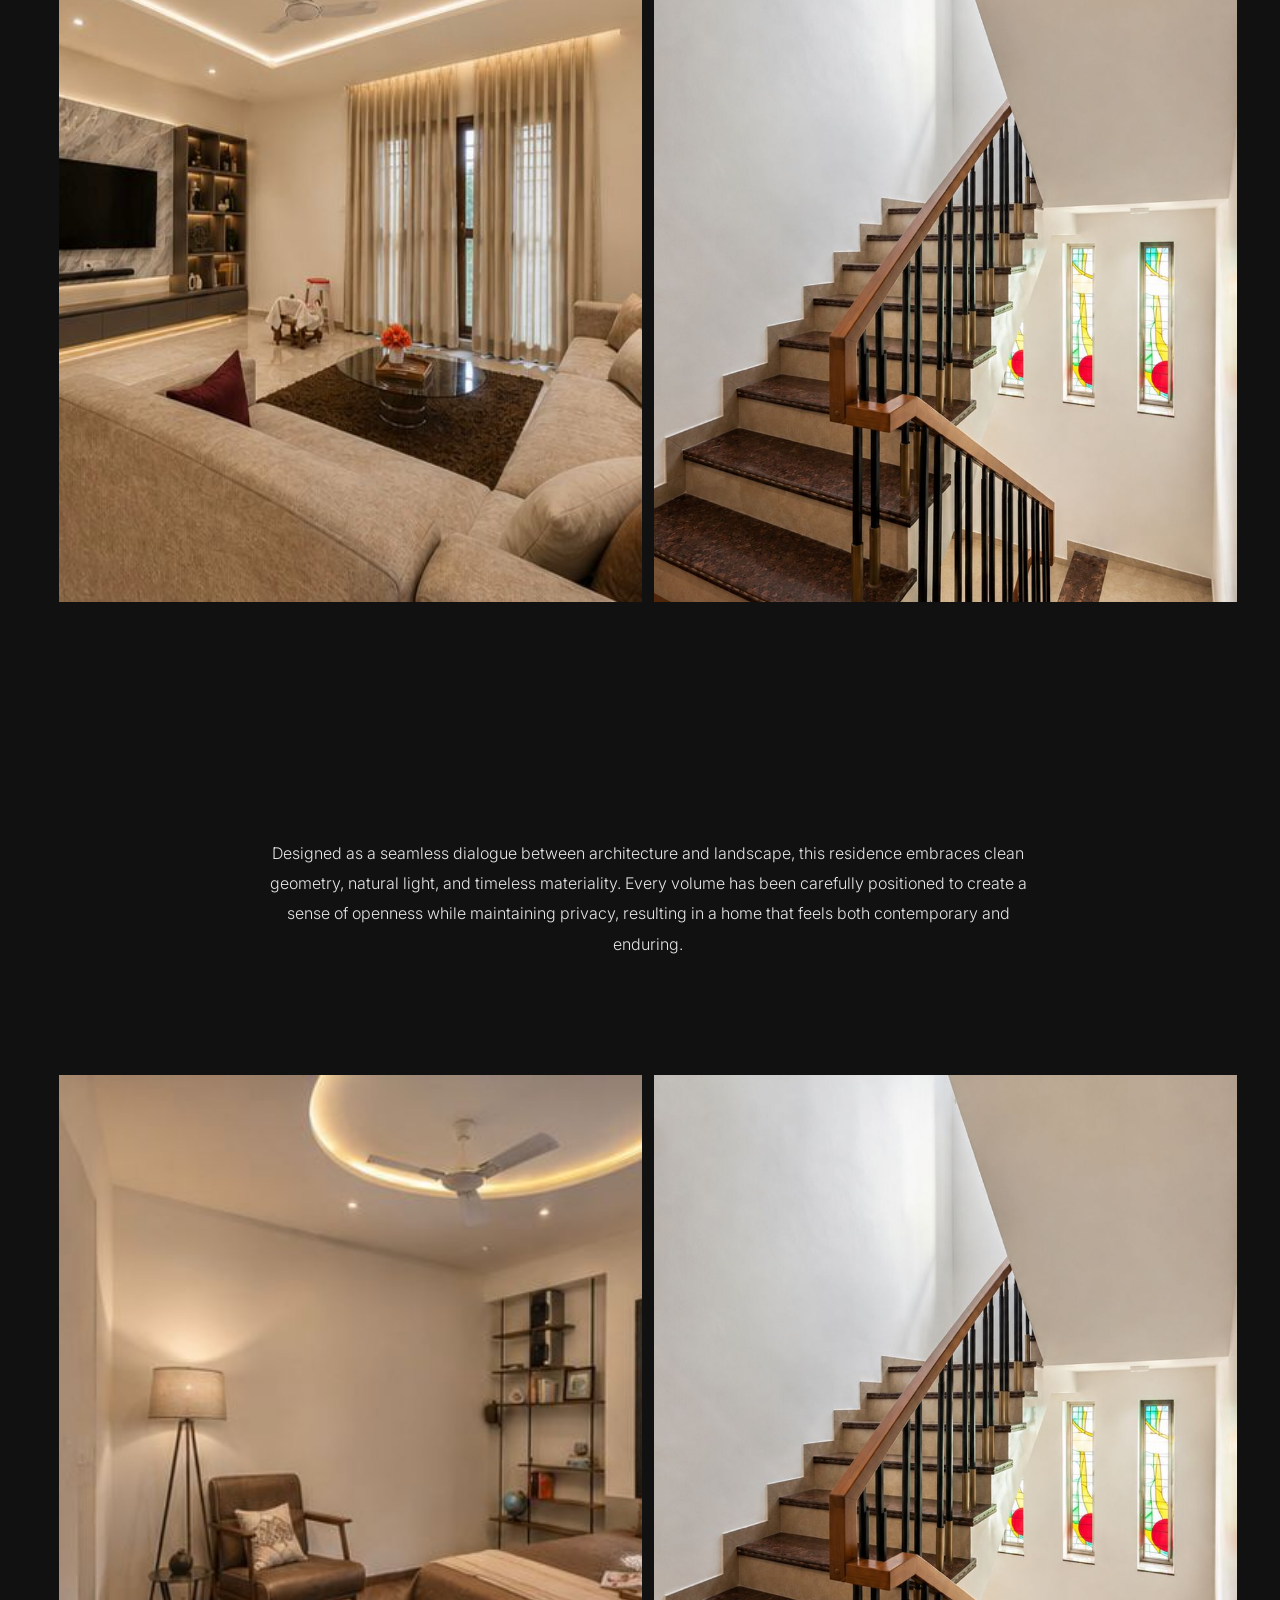
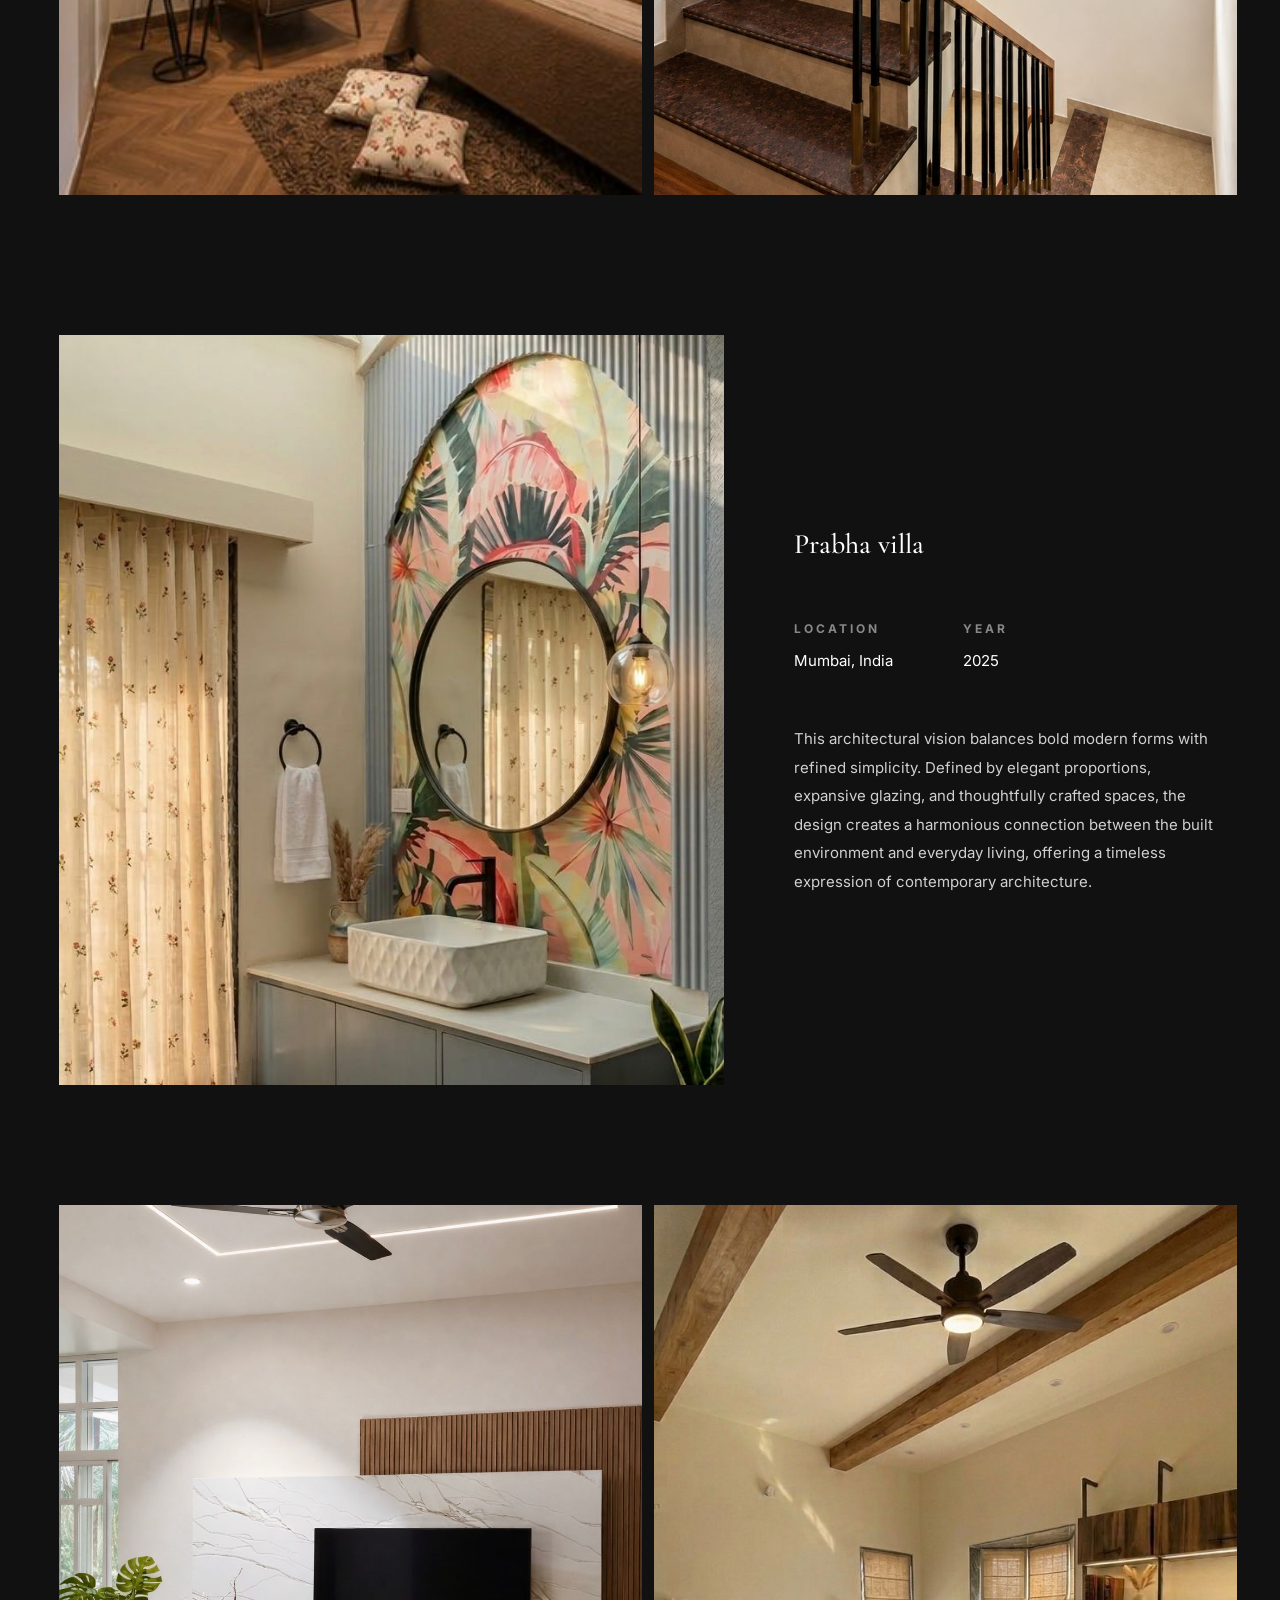
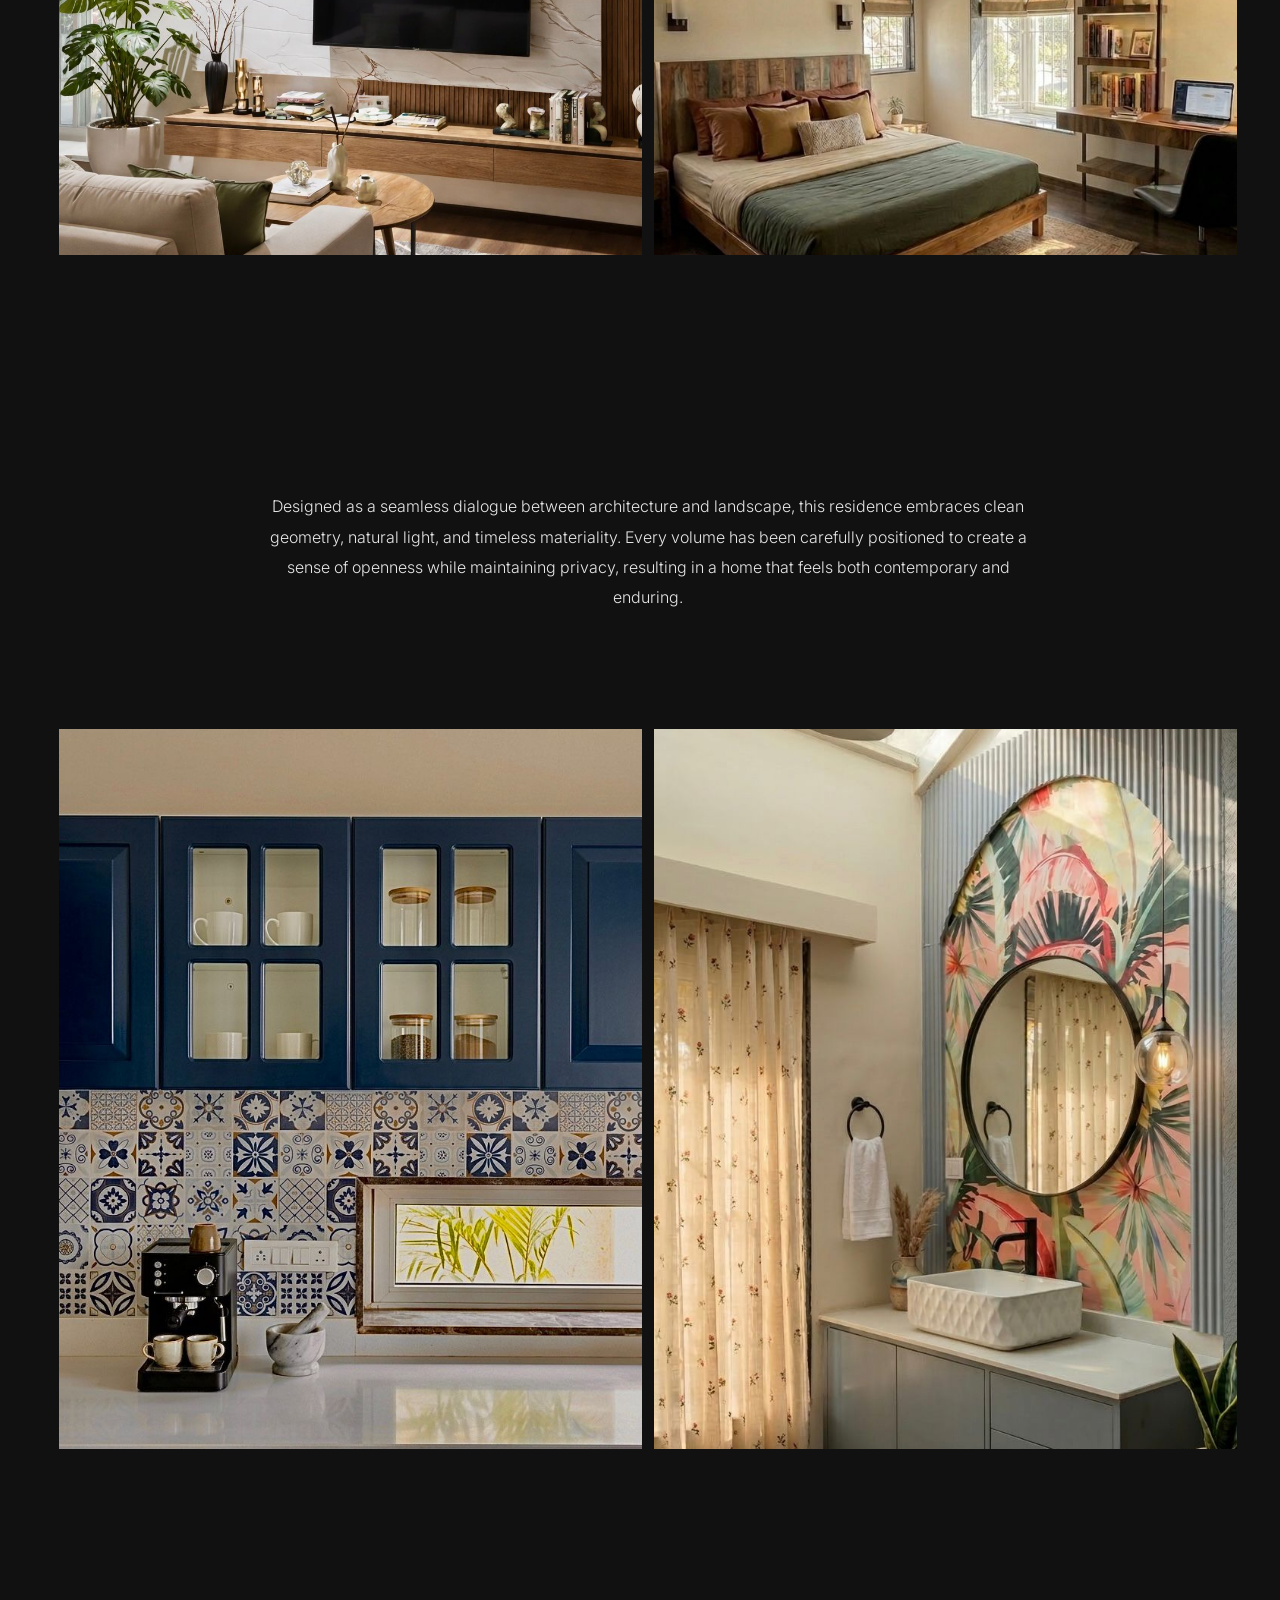
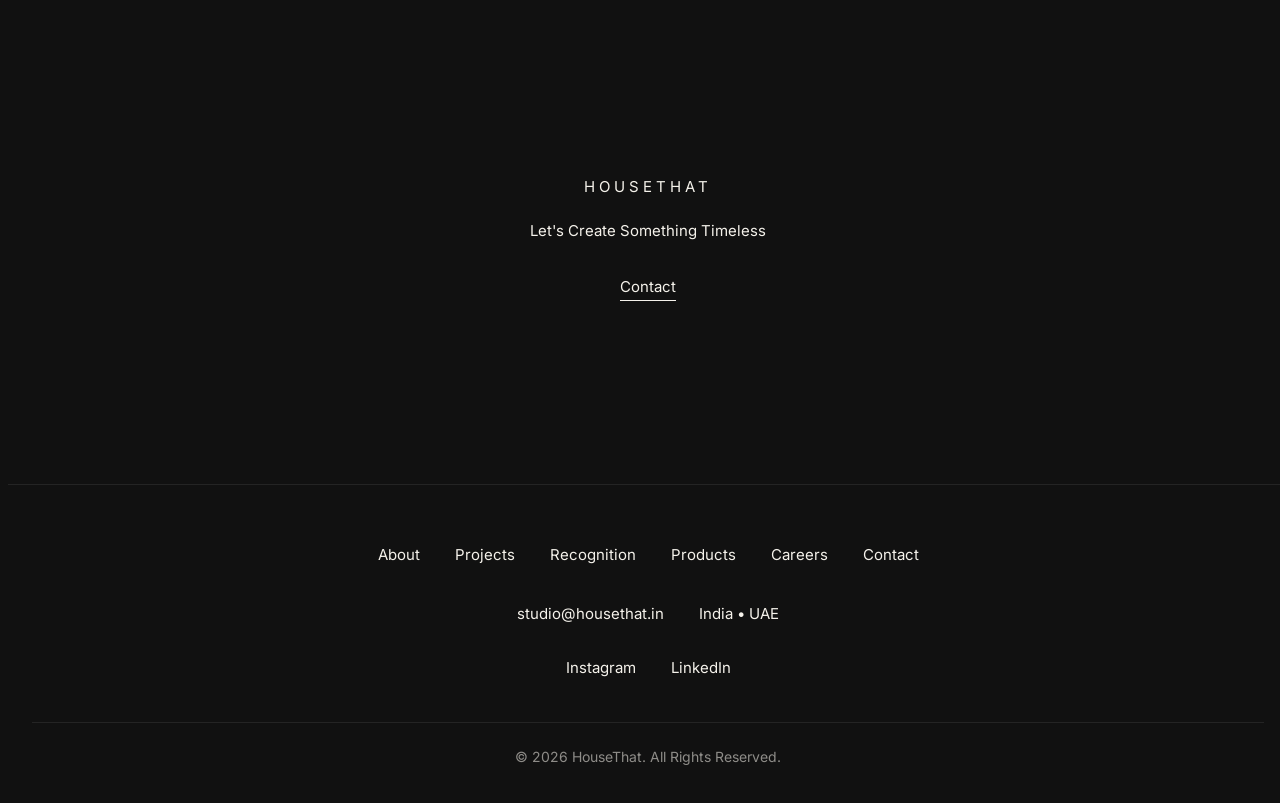
<file: architecture.html>
<!DOCTYPE html>
<html>
<head>
    <!-- Meta tags -->
    <meta charset="UTF-8">
<meta name="viewport" content="width=device-width, initial-scale=1.0">
   
<link rel="stylesheet" href="css/luxuryinterior.css">
     <link rel="stylesheet" href="css/navbar.css">
    <link
  rel="stylesheet"
  href="https://cdn.jsdelivr.net/npm/swiper@11/swiper-bundle.min.css"
/>
    <!-- Fonts -->
    <link rel="preconnect" href="https://fonts.googleapis.com">
<link rel="preconnect" href="https://fonts.gstatic.com" crossorigin>

<link href="https://fonts.googleapis.com/css2?family=Cormorant+Garamond:wght@400;500;600;700&family=Inter:wght@300;400;500;600&display=swap" rel="stylesheet">
    <!-- CSS links -->
</head>

<body>

     <!-- Navbar -->
  


<header class="ht-navbar">

    <div class="ht-container">

        <!-- HOUSETHAT BRAND -->

<div class="ht-brand">

    <a href="index.html" class="ht-logo">
        <img src="images/logo2.png" alt="HouseThat">
    </a>

</div>

        <!-- Desktop Navigation -->

       <nav class="ht-nav ht-nav-pill">

            <a href="index.html">Home</a>

            <a href="about.html">About</a>

            <!-- SERVICES -->

         <a href="services.html">Services</a>

            <!-- PROJECTS -->

            <div class="ht-dropdown">

                <a href="projects.html">

                    Projects

                    <span class="ht-arrow">▾</span>

                </a>

                <div class="ht-dropdown-menu">

                     <a href="luxuryinterior.html"> Luxury  Interiors</a>
        <a href="architecture.html">  Architecture</a>
      
       <a href="commercial.html">Commercial And Hospitality Interior</a>
                     <a href="photography.html">Photography</a>
                     <a href="3d.html">3D Visuals</a>
                </div>

            </div>

            <a href="awards.html">Recognition</a>

            <a href="products.html">Products</a>

            <a href="careers.html">Careers</a>

            <a href="contact.html">Contact</a>

        </nav>

        <!-- Mobile Menu Button -->

         <button id="htMenuBtn" class="ht-menu-btn">

            <span></span>
            <span></span>
            <span></span>

        </button>

    </div>

</header>

<!-- =========================
MOBILE NAVIGATION
========================= -->

<nav id="htMobileNav" class="ht-mobile-nav">

    <a href="index.html">Home</a>
    <a href="about.html">About</a>

    <a href="services.html">Services</a>
    <details>
       
          <summary>Projects</summary>
        <a href="luxuryinterior.html"> Luxury  Interiors</a>
        <a href="architecture.html">  Architecture</a>
      
       <a href="commercial.html">Commercial And Hospitality Interior</a>
       <a href="photography.html">Photography</a>
        <a href="3d.html">3D Visuals</a>
    </details>

    <a href="awards.html">Recognition</a>
    <a href="products.html">Products</a>
    <a href="careers.html">Careers</a>
    <a href="contact.html">Contact</a>

</nav>

    <!-- ==========================
     PROJECT HERO
========================== -->

<section class="project-hero">

    <img src="images/luxury3.jpg"
         alt="Luxury Interiors">

    <div class="project-hero-overlay"></div>

    <div class="project-hero-content">

        <span>
            Architecture
        </span>

    </div>

</section>

    <!-- ==========================
     PROJECT 02
========================== -->

<section class="project-intro">

    <div class="project-image">

        <img src="images/Architecture.jpg" alt="Villa Serenity">

    </div>

    <div class="project-info">


        <h2>
          Bihar mansion 
        </h2>

        <div class="project-meta">

            <div>
                <h5>Location</h5>
                <p>Mumbai, India</p>
            </div>

            <div>
                <h5>Year</h5>
                <p>2025</p>
            </div>

        </div>

        <p class="project-description">

           This architectural vision balances bold modern forms with refined simplicity. Defined by elegant proportions, expansive glazing, and thoughtfully crafted spaces, the design creates a harmonious connection between the built environment and everyday living, offering a timeless expression of contemporary architecture.

        </p>

    </div>

</section>
    <!-- ==========================
     PROJECT GALLERY 01
========================== -->

<section class="project-gallery">

    <div class="gallery-image">

        <img src="images/bihar.jpg" alt="Luxury Interior">

    </div>

    <div class="gallery-image">

        <img src="images/bihar2.jpg" alt="Luxury Interior">

    </div>

</section>

    <!-- ==========================
     PROJECT STORY
========================== -->

<section class="project-story">

    <div class="story-content">

        <p>
           Designed as a seamless dialogue between architecture and landscape, this residence embraces clean geometry, natural light, and timeless materiality. Every volume has been carefully positioned to create a sense of openness while maintaining privacy, resulting in a home that feels both contemporary and enduring.
        </p>

    </div>

</section>

   

    <!-- ==========================
     PROJECT GALLERY 02
========================== -->

<section class="project-gallery gallery-large">

    <div class="gallery-image">

        <img src="images/bihar3.jpg" alt="Luxury Interior">

    </div>

    <div class="gallery-image">

        <img src="images/bihar4.jpg" alt="Luxury Interior">

    </div>

</section>


      <!-- ==========================
     PROJECT 01
========================== -->

<section class="project-intro">

    <div class="project-image">

        <img src="images/suga3.jpg" alt="Villa Serenity">

    </div>

    <div class="project-info">


        <h2>
           Shri Suga
        </h2>

        <div class="project-meta">

            <div>
                <h5>Location</h5>
                <p>Mumbai, India</p>
            </div>

            <div>
                <h5>Year</h5>
                <p>2025</p>
            </div>

        </div>

        <p class="project-description">

           This architectural vision balances bold modern forms with refined simplicity. Defined by elegant proportions, expansive glazing, and thoughtfully crafted spaces, the design creates a harmonious connection between the built environment and everyday living, offering a timeless expression of contemporary architecture.

        </p>

    </div>

</section>
    <!-- ==========================
     PROJECT GALLERY 01
========================== -->

<section class="project-gallery">

    <div class="gallery-image">

        <img src="images/suga1.jpg" alt="Luxury Interior">

    </div>

    <div class="gallery-image">

        <img src="images/suga2.jpg" alt="Luxury Interior">

    </div>

</section>

    <!-- ==========================
     PROJECT STORY
========================== -->

<section class="project-story">

    <div class="story-content">

        <p>
           Designed as a seamless dialogue between architecture and landscape, this residence embraces clean geometry, natural light, and timeless materiality. Every volume has been carefully positioned to create a sense of openness while maintaining privacy, resulting in a home that feels both contemporary and enduring.
        </p>

    </div>

</section>

   

    <!-- ==========================
     PROJECT GALLERY 02
========================== -->

<section class="project-gallery gallery-large">

    <div class="gallery-image">

        <img src="images/suga4.jpg" alt="Luxury Interior">

    </div>

    <div class="gallery-image">

        <img src="images/suga2.jpg" alt="Luxury Interior">

    </div>

</section>

       <!-- ==========================
     PROJECT 03
========================== -->

<section class="project-intro">

    <div class="project-image">

        <img src="images/prabha4.jpg" alt="Villa Serenity">

    </div>

    <div class="project-info">


        <h2>
          Prabha villa 
        </h2>

        <div class="project-meta">

            <div>
                <h5>Location</h5>
                <p>Mumbai, India</p>
            </div>

            <div>
                <h5>Year</h5>
                <p>2025</p>
            </div>

        </div>

        <p class="project-description">

           This architectural vision balances bold modern forms with refined simplicity. Defined by elegant proportions, expansive glazing, and thoughtfully crafted spaces, the design creates a harmonious connection between the built environment and everyday living, offering a timeless expression of contemporary architecture.

        </p>

    </div>

</section>
    <!-- ==========================
     PROJECT GALLERY 01
========================== -->

<section class="project-gallery">

    <div class="gallery-image">

        <img src="images/prabha1.jpg" alt="Luxury Interior">

    </div>

    <div class="gallery-image">

        <img src="images/prabha2.jpg" alt="Luxury Interior">

    </div>

</section>

    <!-- ==========================
     PROJECT STORY
========================== -->

<section class="project-story">

    <div class="story-content">

        <p>
           Designed as a seamless dialogue between architecture and landscape, this residence embraces clean geometry, natural light, and timeless materiality. Every volume has been carefully positioned to create a sense of openness while maintaining privacy, resulting in a home that feels both contemporary and enduring.
        </p>

    </div>

</section>

   

    <!-- ==========================
     PROJECT GALLERY 02
========================== -->

<section class="project-gallery gallery-large">

    <div class="gallery-image">

        <img src="images/prabha3.jpg" alt="Luxury Interior">

    </div>

    <div class="gallery-image">

        <img src="images/prabha4.jpg" alt="Luxury Interior">

    </div>

</section>


  
 

    

     <section class="cta-section">

    <div class="cta-content">

        <span>HOUSETHAT</span>

        <p>
            Let's Create Something Timeless
        </p>

        <a href="contact.html">
           Contact
        </a>

    </div>

</section>

    <!-- Footer -->
<footer class="footer">

    <div class="footer-links">

        <a href="about.html">About</a>

        <a href="projects.html">Projects</a>

        <a href="awards.html">Recognition</a>

        <a href="products.html">Products</a>

        <a href="careers.html">Careers</a>

        <a href="contact.html">Contact</a>

    </div>

    <div class="footer-contact">

        <a href="mailto:studio@housethat.in">
            studio@housethat.in
        </a>

        <span>India • UAE</span>

    </div>

    <div class="footer-social">

        <a href="https://www.instagram.com/housethat.co/" target="_blank">
            Instagram
        </a>

        <a href="https://www.linkedin.com/" target="_blank">
            LinkedIn
        </a>

    </div>

    <div class="footer-bottom">

        © 2026 HouseThat. All Rights Reserved.

    </div>

</footer>

    <!-- JS files -->
    <script src="js/main.js"></script>
  
    <script src="https://cdn.jsdelivr.net/npm/swiper@11/swiper-bundle.min.js"></script>

</body>
</html>
</file>
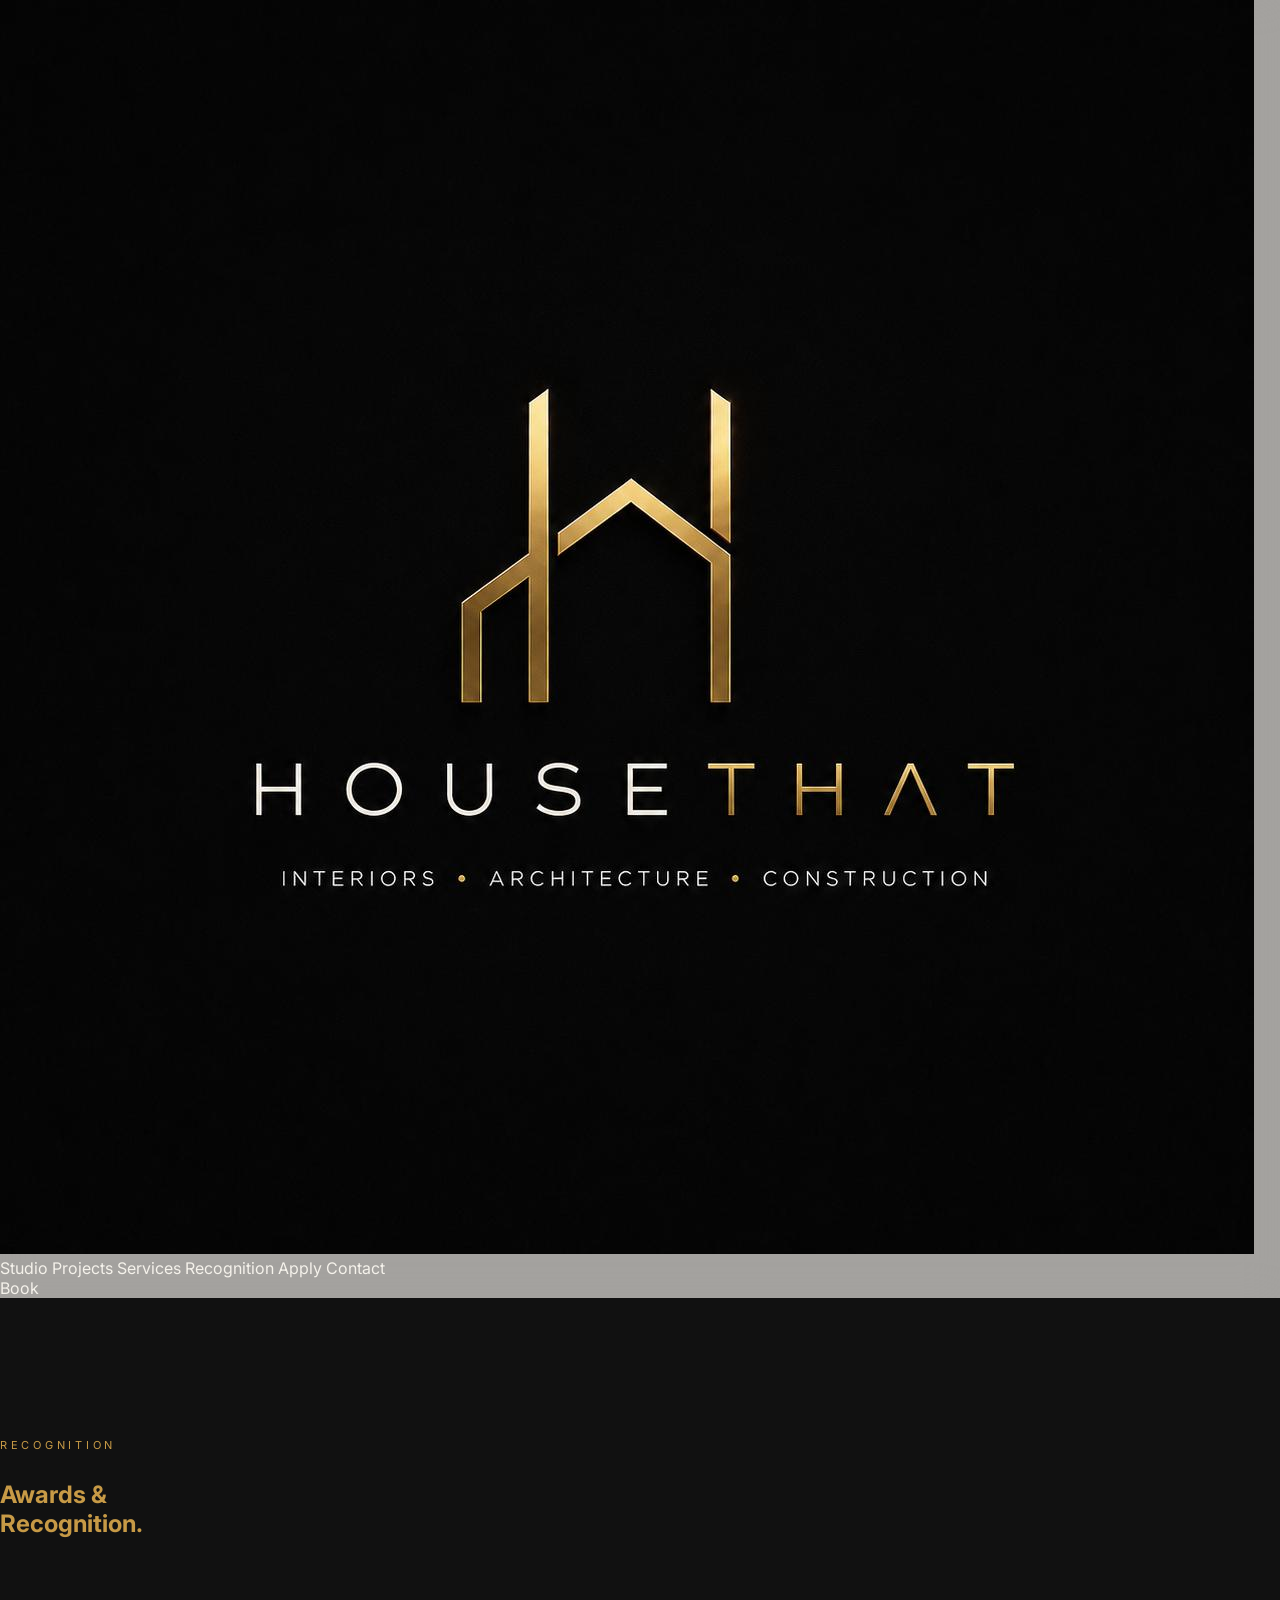
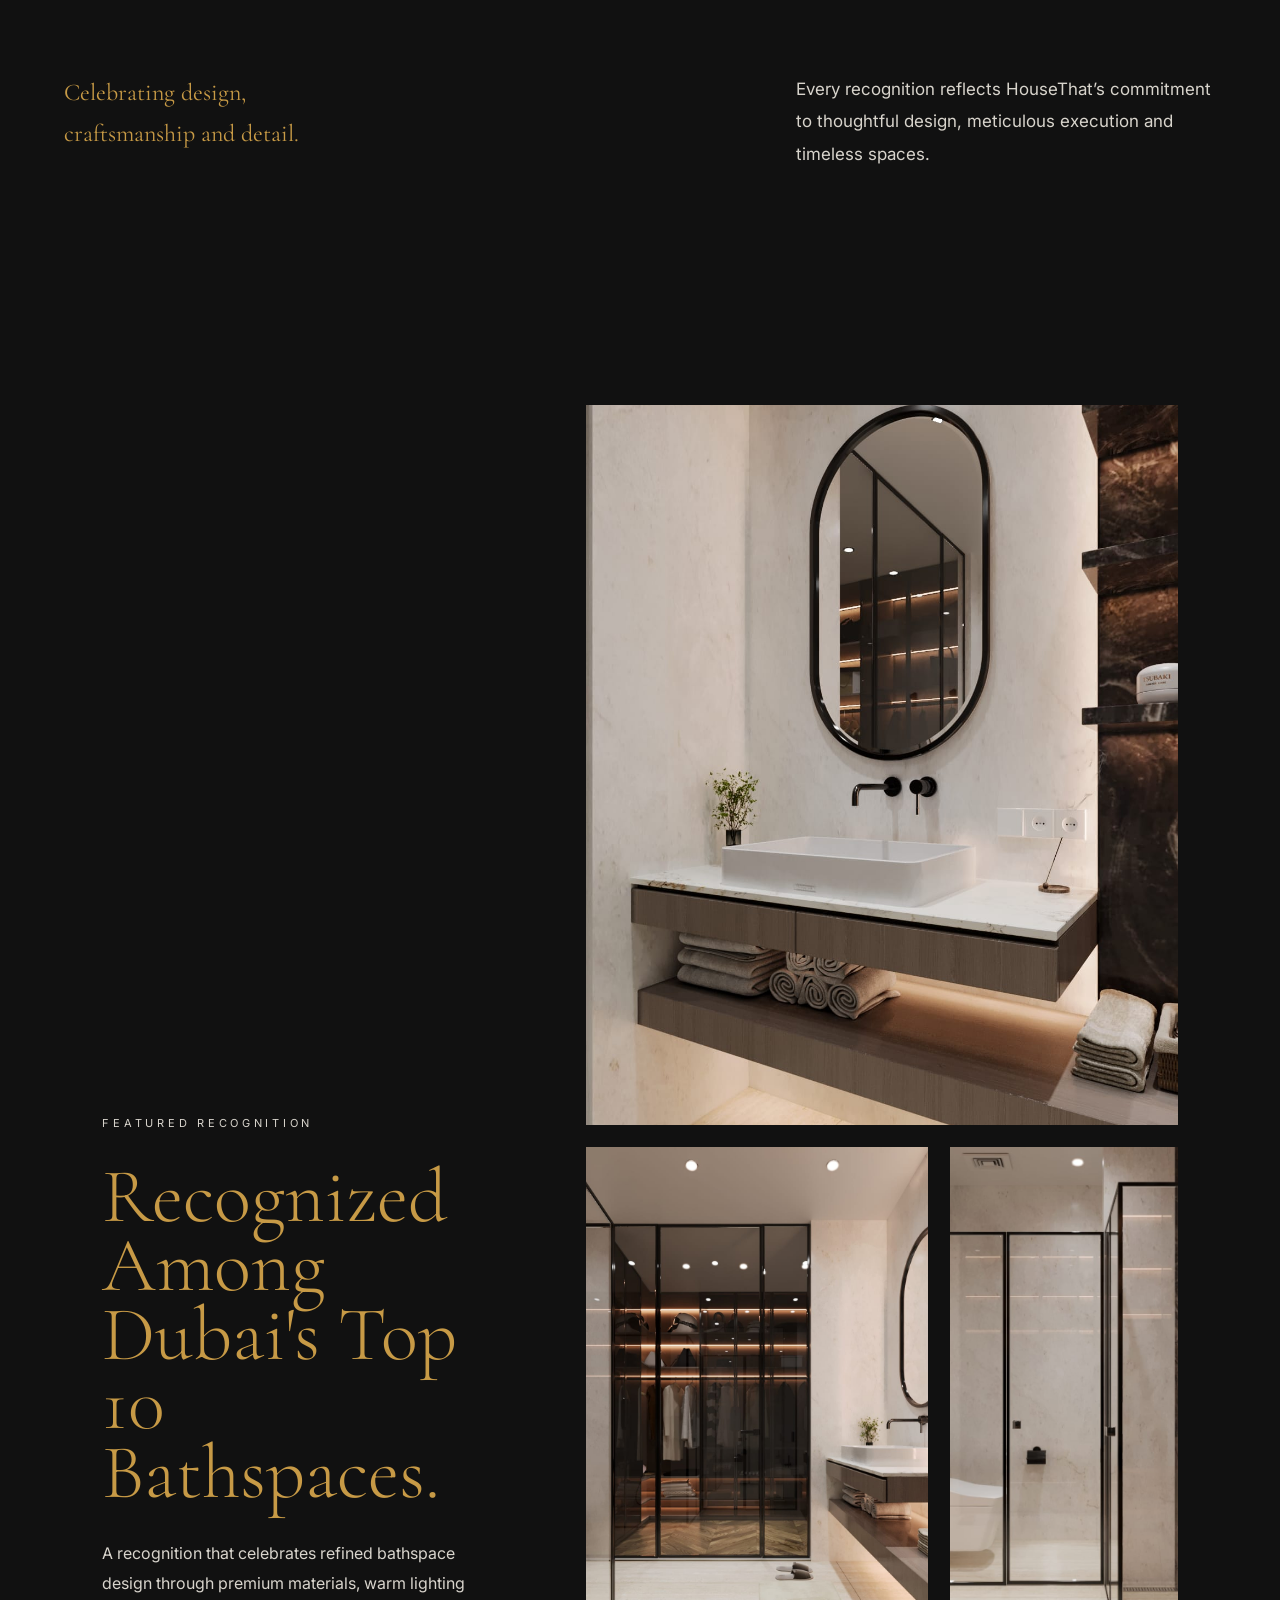
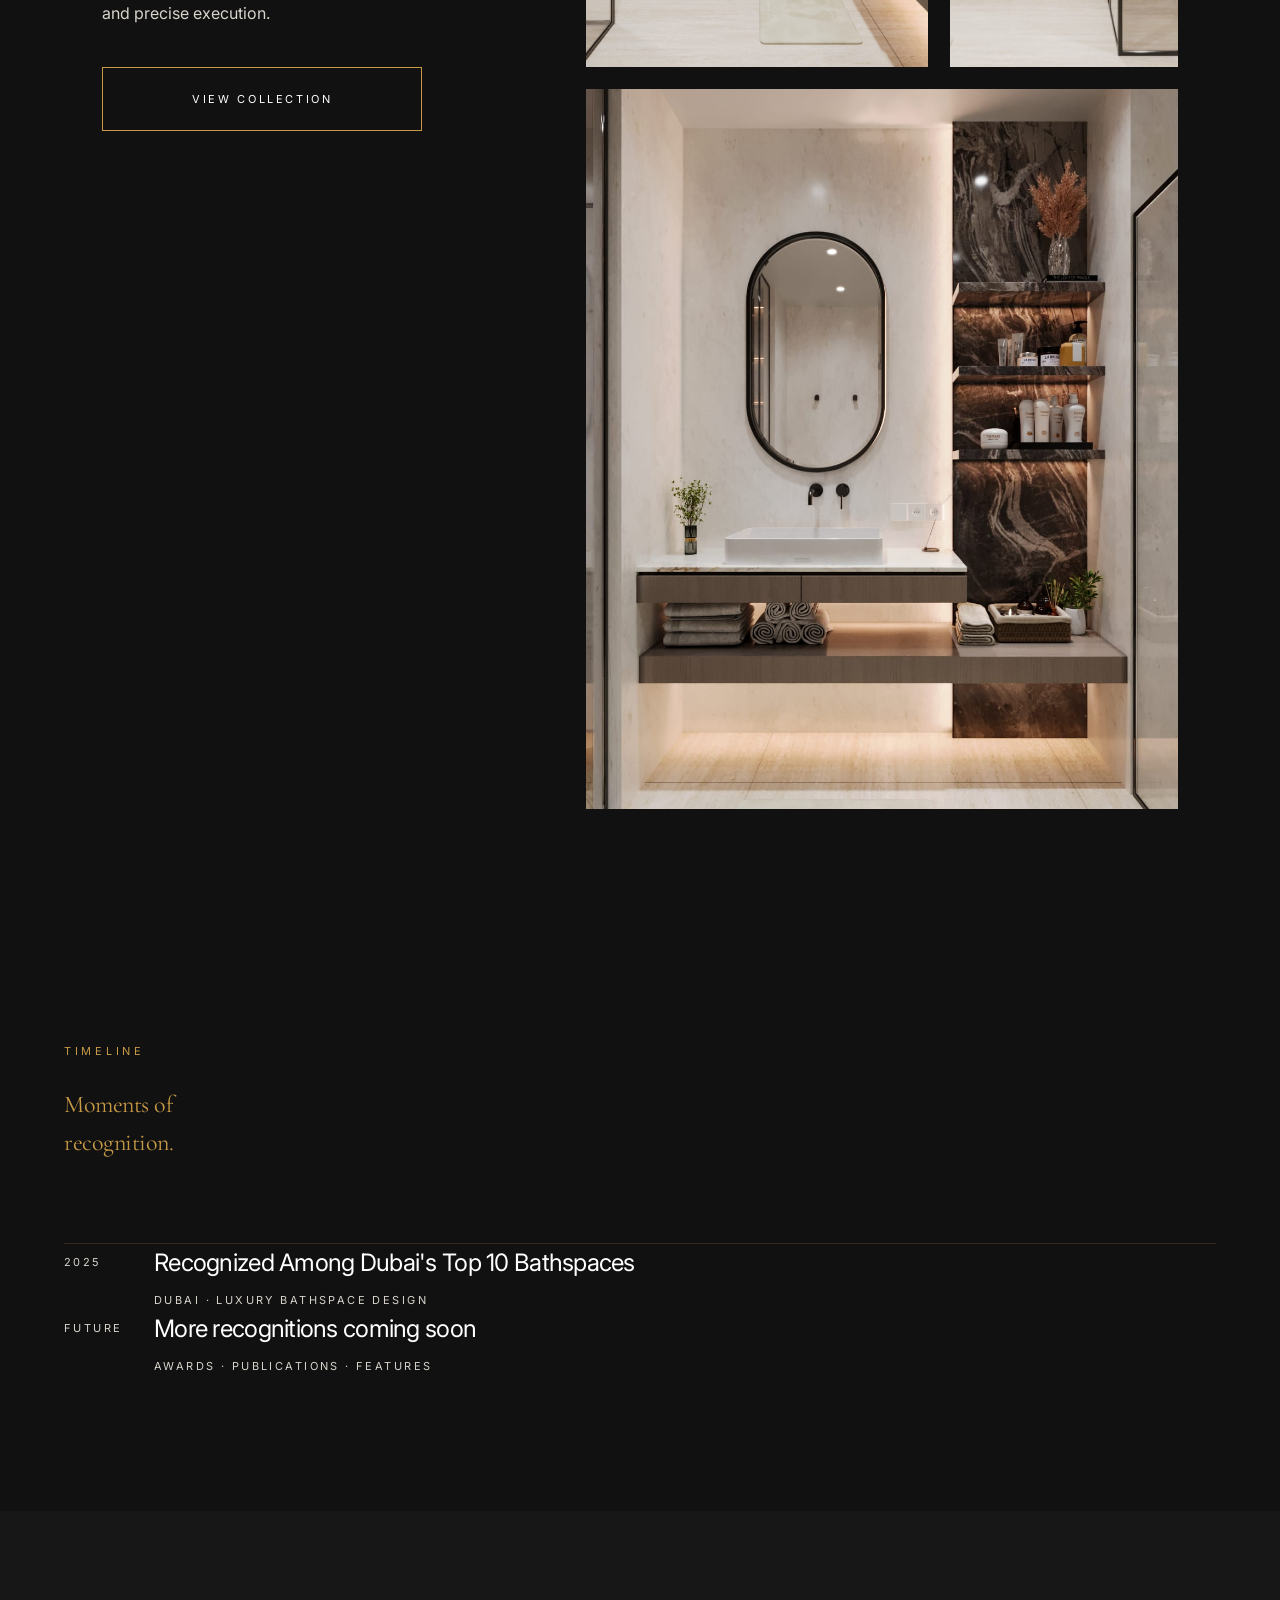
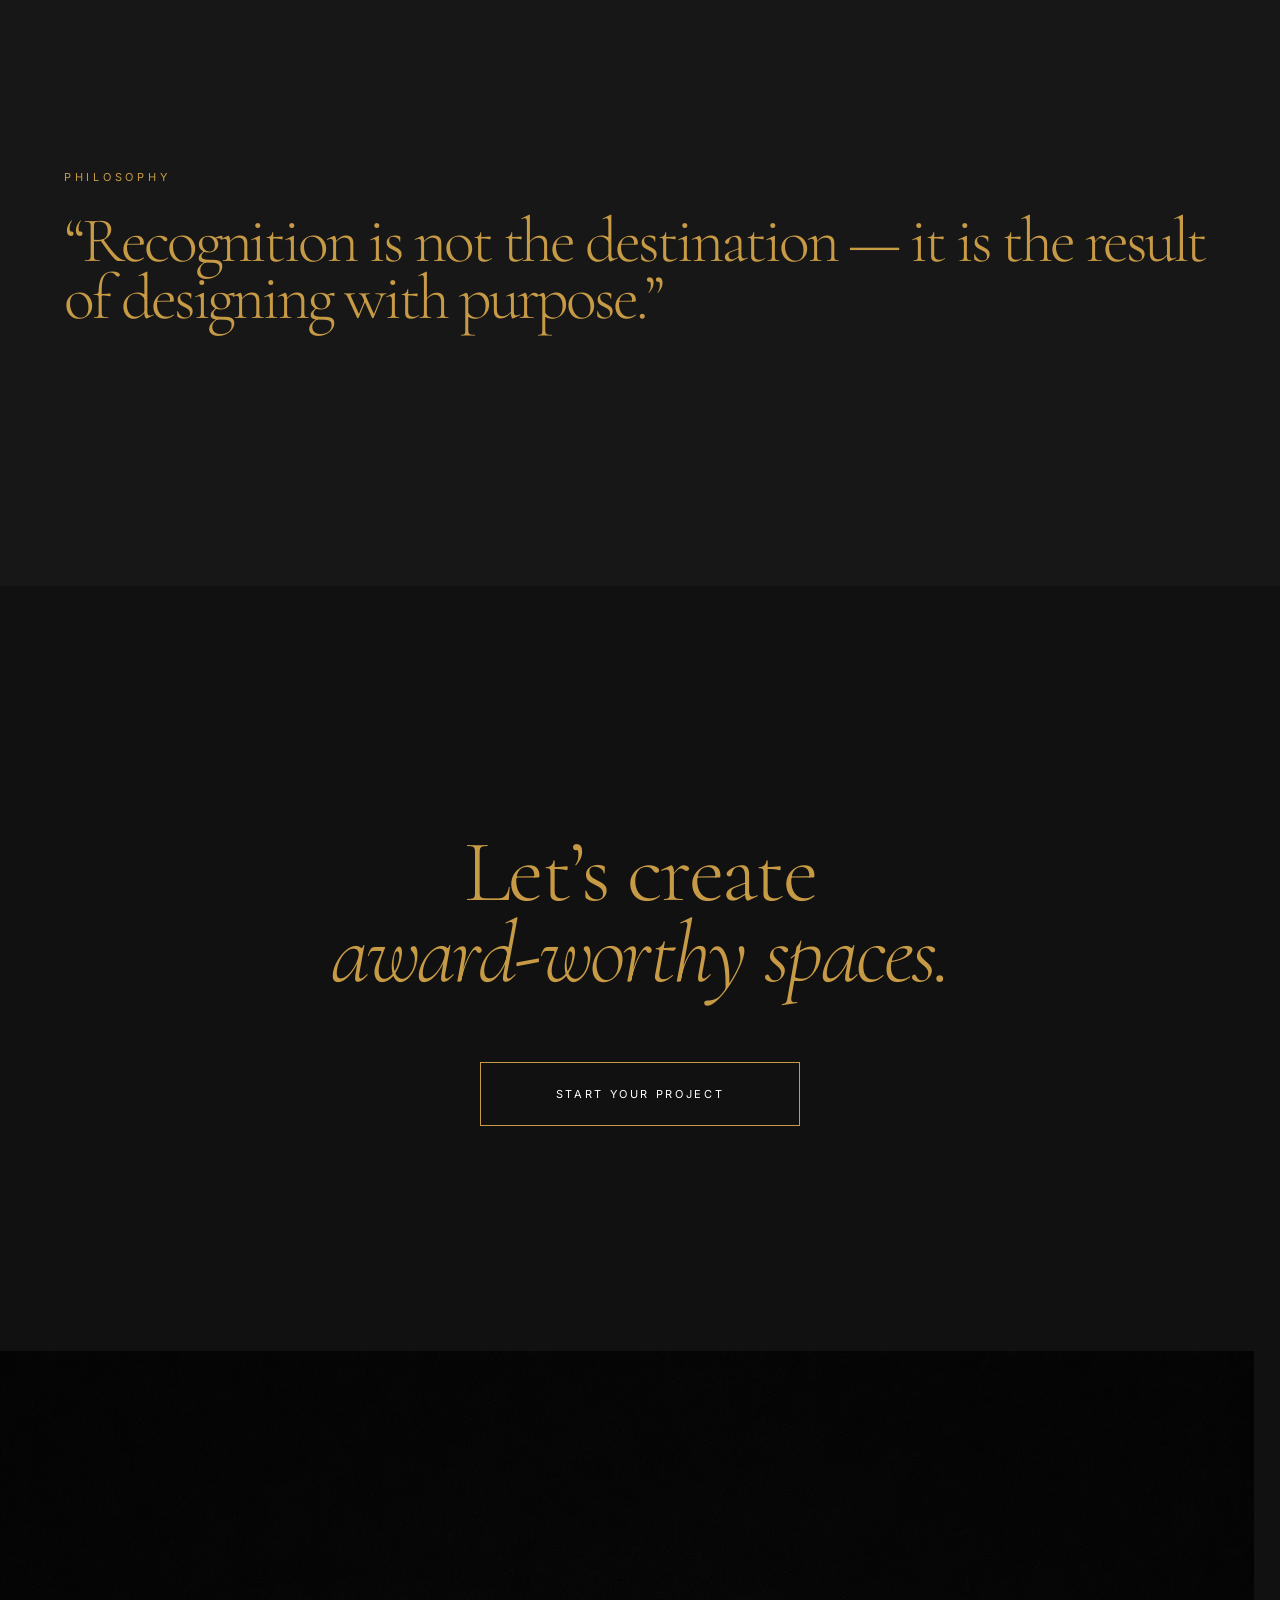
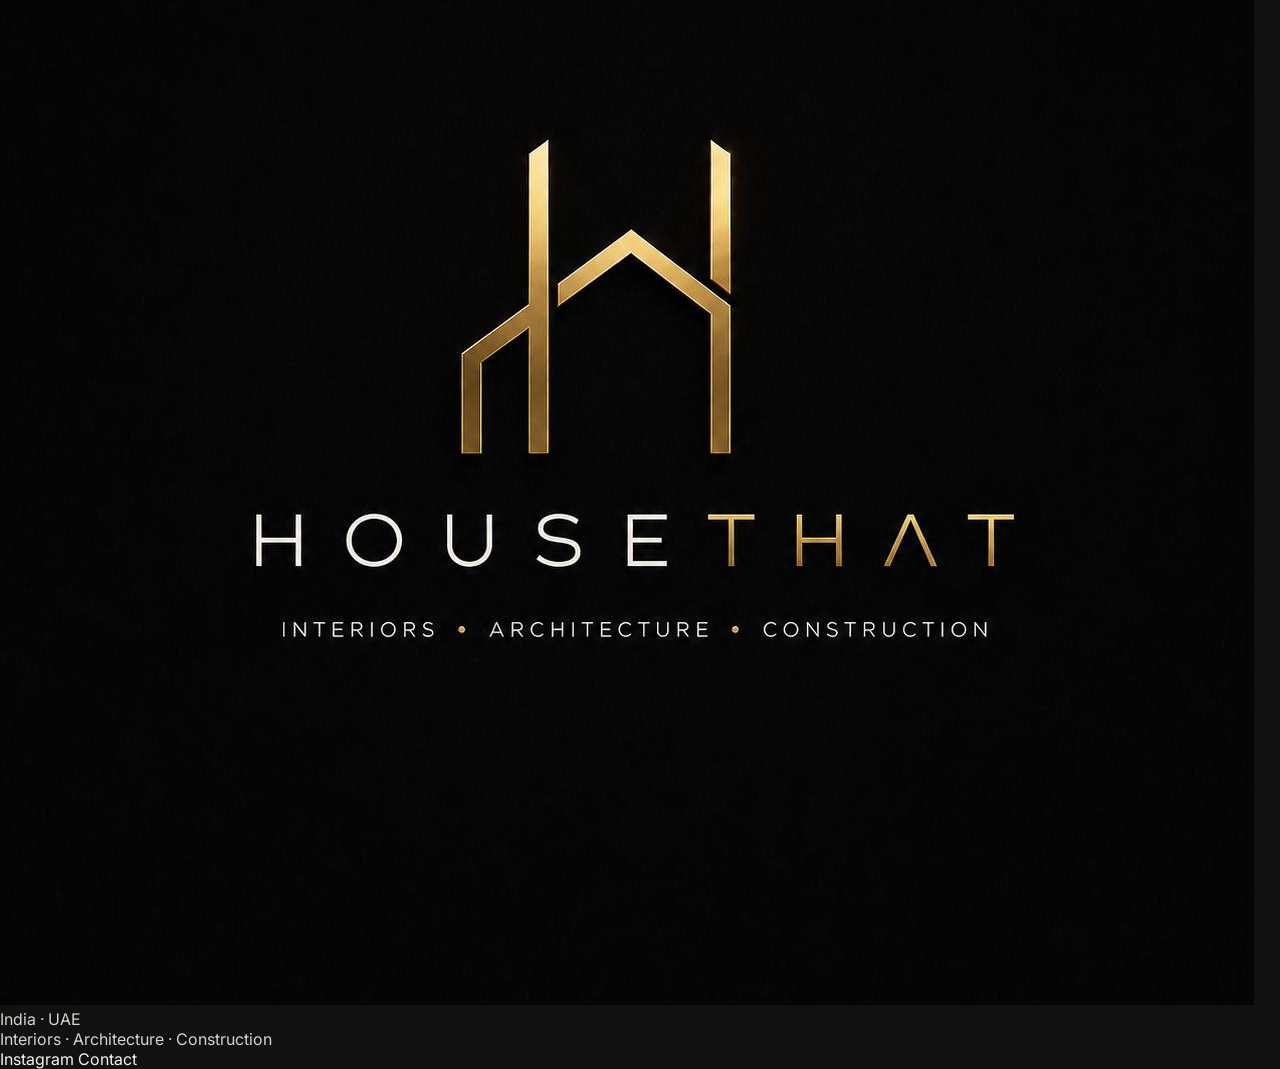
<file: Awards.html>
<!DOCTYPE html>
<html lang="en">
<head>
  <meta charset="UTF-8" />
  <meta name="viewport" content="width=device-width, initial-scale=1.0" />
  <title>Recognition | HouseThat</title>
  <meta name="description" content="Awards and recognition of HouseThat, including Dubai Bathspace recognition.">

  <link rel="preconnect" href="https://fonts.googleapis.com">
  <link href="https://fonts.googleapis.com/css2?family=Cormorant+Garamond:wght@300;400;500;600&family=Inter:wght@300;400;500;600&display=swap" rel="stylesheet">
  <link rel="stylesheet" href="css/style.css">
</head>

<body>

<header class="main-header">
  <a href="index.html" class="brand">
    <img src="images/image5.jpg" alt="HouseThat Logo">
  </a>

  <nav class="desktop-nav">
    <a href="about.html">Studio</a>
    <a href="projects.html">Projects</a>
    <a href="services.html">Services</a>
    <a href="awards.html">Recognition</a>
    <a href="careers.html">Apply</a>
    <a href="contact.html">Contact</a>
  </nav>

  <a href="contact.html" class="book-link">Book</a>
</header>

<main>

<section class="about-hero reveal-section">
  <p class="section-label">Recognition</p>
  <h1>Awards &<br>Recognition.</h1>
</section>

<section class="home-about section-pad reveal-section">
  <div class="split-title">
    <h2>Celebrating design,<br>craftsmanship and detail.</h2>
    <p>
      Every recognition reflects HouseThat’s commitment to thoughtful design, meticulous execution and timeless spaces.
    </p>
  </div>
</section>

<section class="recognition-feature section-pad reveal-section">
  <div class="recognition-text">
    <p class="section-label">Featured Recognition</p>
    <h2>Recognized Among<br>Dubai's Top 10 Bathspaces.</h2>
    <p>
      A recognition that celebrates refined bathspace design through premium materials, warm lighting and precise execution.
    </p>
    <a href="project-details.html" class="primary-btn">View Collection</a>
  </div>

  <div class="recognition-gallery">

    <img src="images/Dubai1.jpg" alt="Dubai Bathspace">

    <img src="images/Dubai2.jpg" alt="Dubai Bathspace">

    <img src="images/Dubai3.jpg" alt="Dubai Bathspace">

    <img src="images/Dubai4.jpg" alt="Dubai Bathspace">

</div>
</section>

<section class="products-home section-pad reveal-section">
  <div class="section-head">
    <div>
      <div class="section-label">Timeline</div>
      <h2>Moments of<br>recognition.</h2>
    </div>
  </div>

  <div class="request-list">
    <a href="project-details.html">
      <span>2025</span>
      Recognized Among Dubai's Top 10 Bathspaces
      <small>Dubai · Luxury Bathspace Design</small>
    </a>

    <a href="#">
      <span>Future</span>
      More recognitions coming soon
      <small>Awards · Publications · Features</small>
    </a>
  </div>
</section>

<section class="quote-section reveal-section">
  <p>Philosophy</p>
  <h2>
    “Recognition is not the destination — it is the result of designing with purpose.”
  </h2>
</section>

<section class="final-home-cta reveal-section">
  <h2>Let’s create<br><em>award-worthy spaces.</em></h2>
  <a href="contact.html" class="primary-btn">Start Your Project</a>
</section>

</main>

<footer class="main-footer">
  <div>
    <img src="images/image5.jpg" alt="HouseThat Logo">
  </div>

  <div>
    <p>India · UAE</p>
    <p>Interiors · Architecture · Construction</p>
  </div>

  <div>
    <a href="https://www.instagram.com/housethat.co" target="_blank">Instagram</a>
    <a href="contact.html">Contact</a>
  </div>
</footer>

<script src="js/main.js"></script>
</body>
</html>
</file>
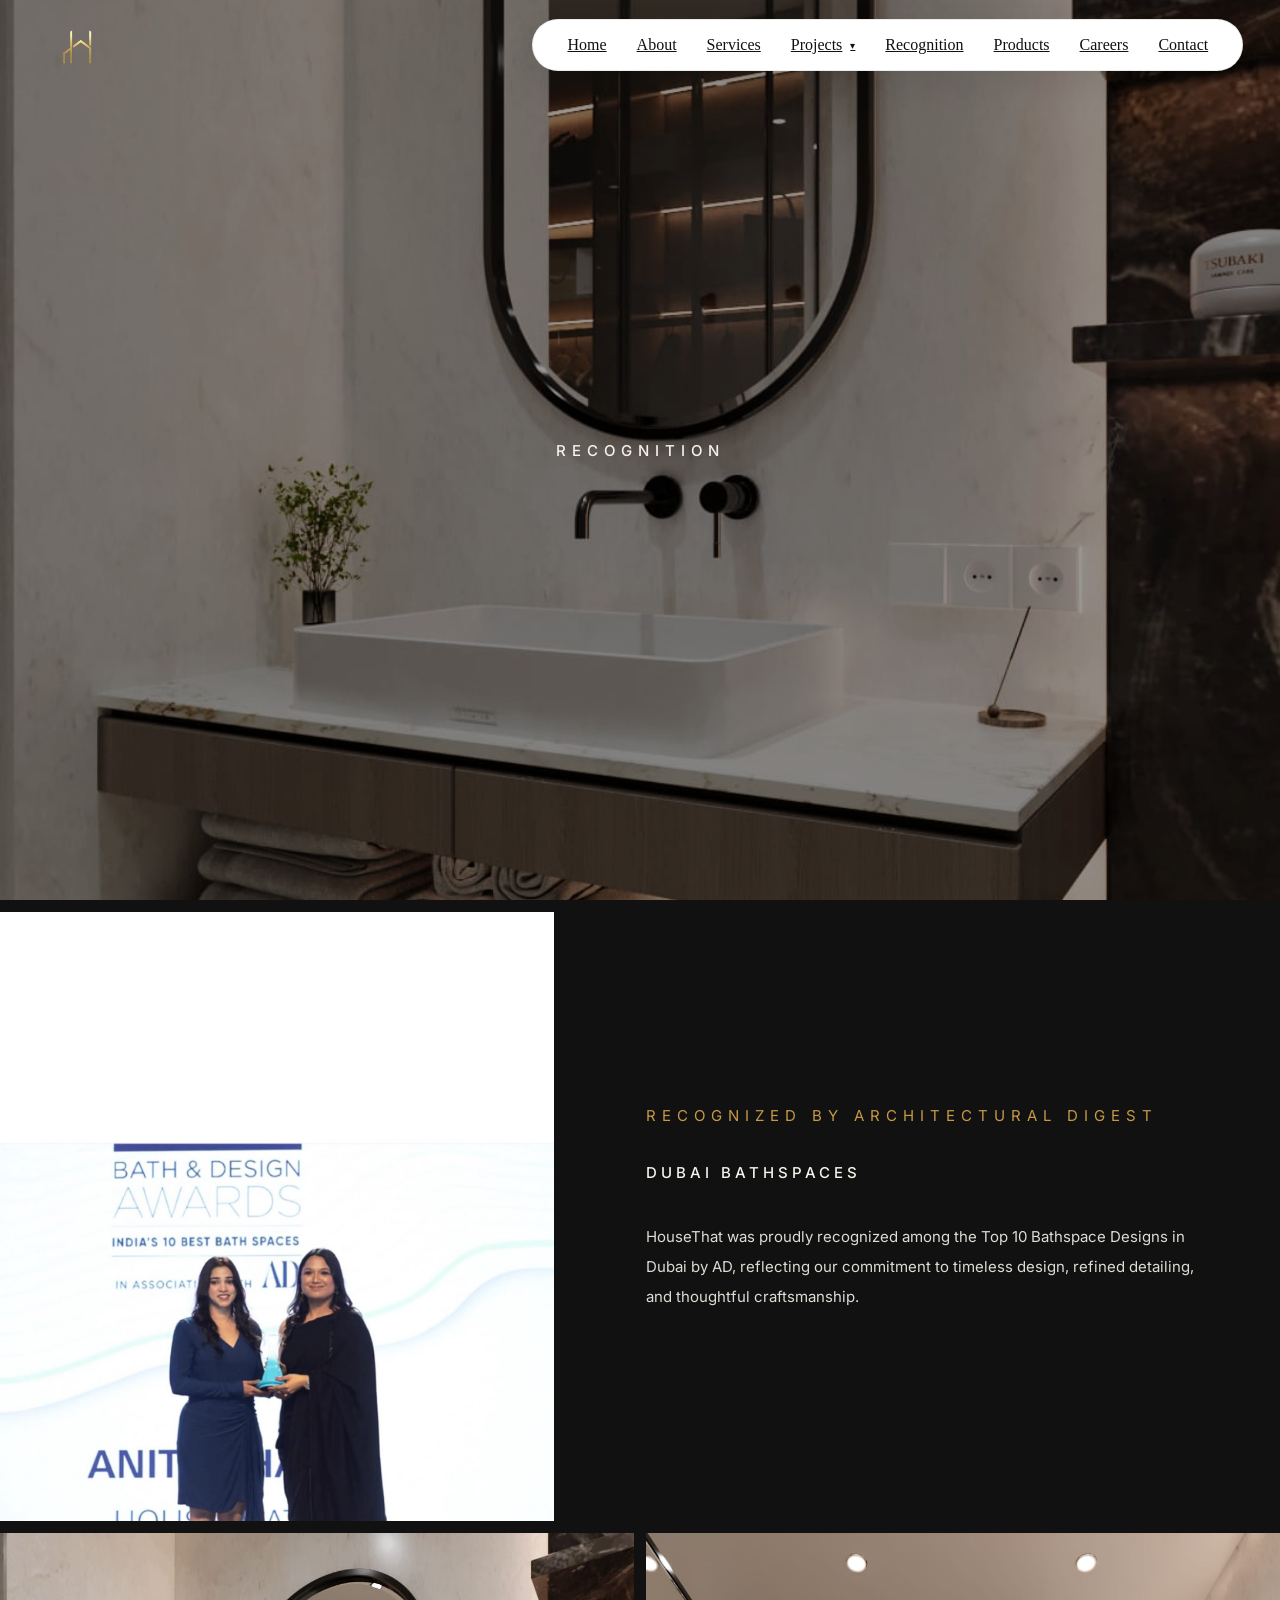
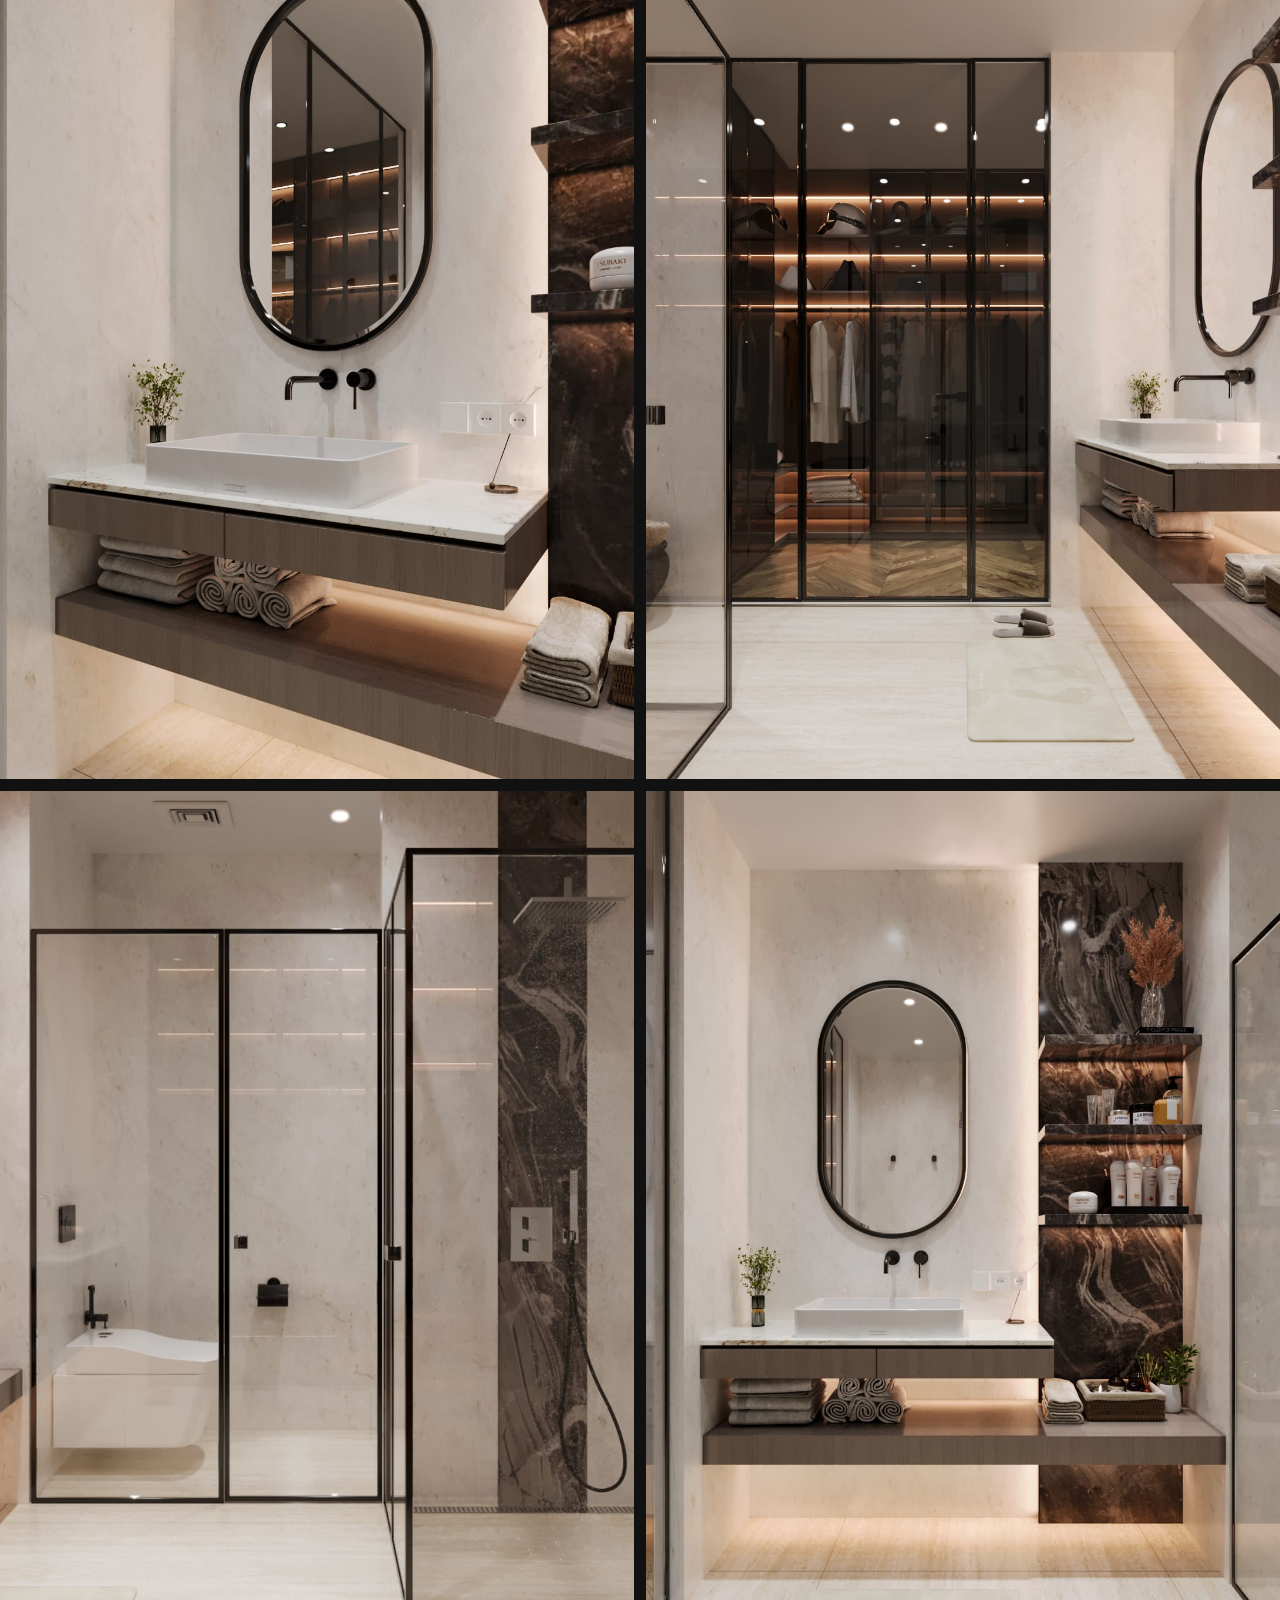
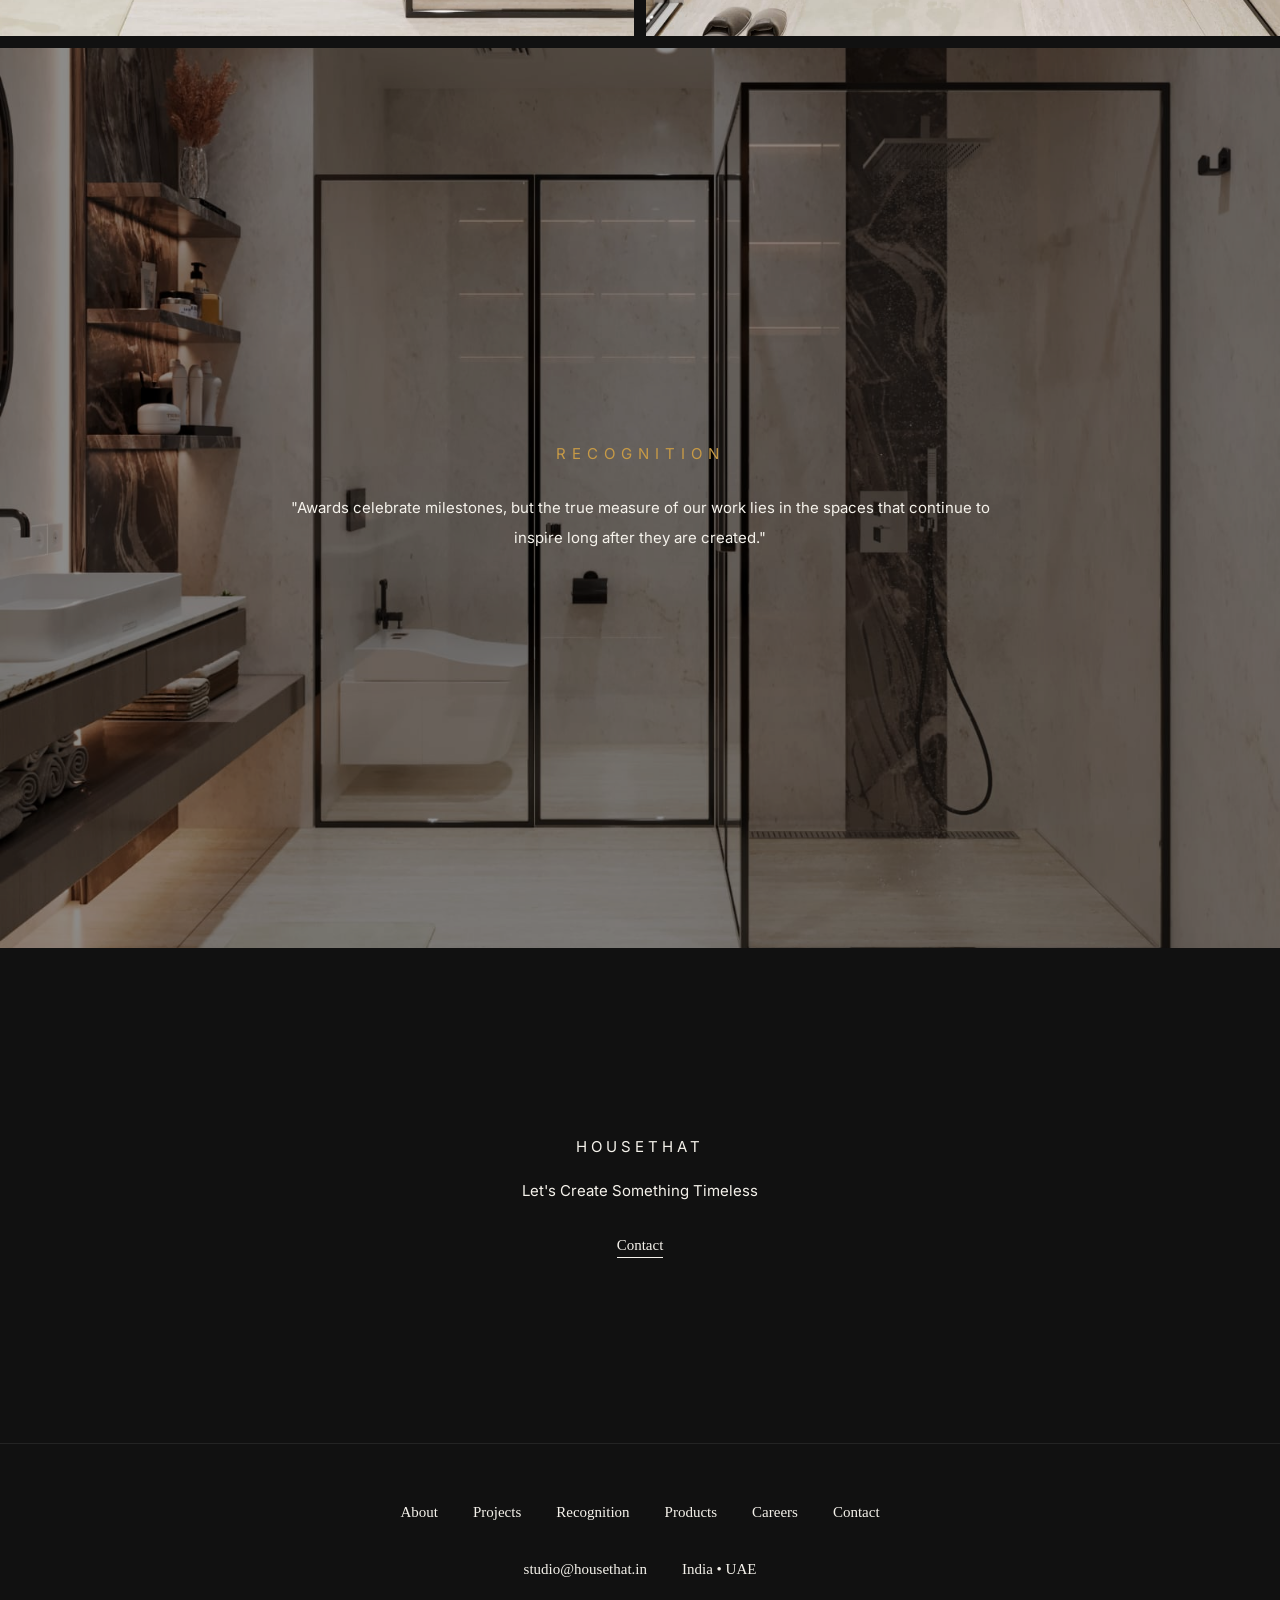
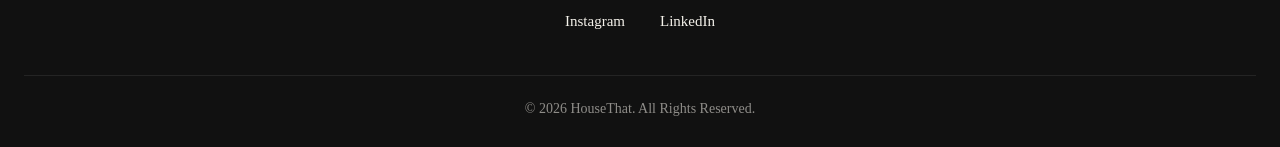
<file: awards.html>
<!DOCTYPE html>
<html lang="en">
<head>
  <meta charset="UTF-8" />
  <meta name="viewport" content="width=device-width, initial-scale=1.0" />

  <title>Recognition | HouseThat</title>
  <meta name="description" content="HouseThat recognition and award-winning Dubai Bathspace collection.">

  <link rel="preconnect" href="https://fonts.googleapis.com">
  <link href="https://fonts.googleapis.com/css2?family=Cormorant+Garamond:wght@300;400;500;600&family=Inter:wght@300;400;500;600&display=swap" rel="stylesheet">
  <link rel="stylesheet" href="css/award.css">
  <link rel="stylesheet" href="css/navbar.css">
 

  <link rel="stylesheet"
      href="https://cdnjs.cloudflare.com/ajax/libs/font-awesome/6.7.2/css/all.min.css">


</head>

<body>

  <!-- Navbar -->
  


<header class="ht-navbar">

    <div class="ht-container">

        <!-- HOUSETHAT BRAND -->

<div class="ht-brand">

    <a href="index.html" class="ht-logo">
        <img src="images/logo2.png" alt="HouseThat">
    </a>

</div>

        <!-- Desktop Navigation -->

       <nav class="ht-nav ht-nav-pill">

            <a href="index.html">Home</a>

            <a href="about.html">About</a>

            <!-- SERVICES -->

         <a href="services.html">Services</a>

            <!-- PROJECTS -->

            <div class="ht-dropdown">

                <a href="projects.html">

                    Projects

                    <span class="ht-arrow">▾</span>

                </a>

                <div class="ht-dropdown-menu">

                     <a href="luxuryinterior.html"> Luxury  Interiors</a>
        <a href="architecture.html">  Architecture</a>
      
       <a href="commercial.html">Commercial And Hospitality Interior</a>
                     <a href="photography.html">Photography</a>
                     <a href="3d.html">3D Visuals</a>
                </div>

            </div>

            <a href="awards.html">Recognition</a>

            <a href="products.html">Products</a>

            <a href="careers.html">Careers</a>

            <a href="contact.html">Contact</a>

        </nav>

        <!-- Mobile Menu Button -->

         <button id="htMenuBtn" class="ht-menu-btn">

            <span></span>
            <span></span>
            <span></span>

        </button>

    </div>

</header>

<!-- =========================
MOBILE NAVIGATION
========================= -->

<nav id="htMobileNav" class="ht-mobile-nav">

    <a href="index.html">Home</a>
    <a href="about.html">About</a>

    <a href="services.html">Services</a>
    <details>
       
          <summary>Projects</summary>
        <a href="luxuryinterior.html"> Luxury  Interiors</a>
        <a href="architecture.html">  Architecture</a>
      
       <a href="commercial.html">Commercial And Hospitality Interior</a>
       <a href="photography.html">Photography</a>
        <a href="3d.html">3D Visuals</a>
    </details>

    <a href="awards.html">Recognition</a>
    <a href="products.html">Products</a>
    <a href="careers.html">Careers</a>
    <a href="contact.html">Contact</a>

</nav>

<main>
<section class="recognition-hero">

    <div class="recognition-overlay"></div>

    <div class="recognition-content">

        <span class="recognition-title">
            RECOGNITION
        </span>

    </div>

</section>

  <section class="recognition-story">

    <div class="recognition-image">

        <img src="images/award1.jpg" alt="HouseThat Recognition">

    </div>

    <div class="recognition-text">

        <span class="recognition-subtitle">
           Recognized by Architectural Digest
        </span>

        <h2>
            Dubai Bathspaces
        </h2>

        <p>
            HouseThat was proudly recognized among the Top 10 Bathspace
            Designs in Dubai by AD, reflecting our commitment to timeless
            design, refined detailing, and thoughtful craftsmanship.
        </p>

    </div>

</section>

  <section class="recognition-gallery">

    <div class="gallery-image">

        <img src="images/Dubai1.jpg" alt="Recognition Image 1">

    </div>

    <div class="gallery-image">

        <img src="images/Dubai2.jpg" alt="Recognition Image 2">

    </div>

</section>

  <section class="recognition-gallery">

    <div class="gallery-image">

        <img src="images/Dubai3.jpg" alt="Recognition Image 3">

    </div>

    <div class="gallery-image">

        <img src="images/Dubai4.jpg" alt="Recognition Image 4">

    </div>

</section>

  <section class="recognition-quote">

    <div class="recognition-quote-overlay"></div>

    <div class="recognition-quote-content">

        <span class="recognition-quote-title">
            RECOGNITION
        </span>

        <p class="recognition-quote-text">
            "Awards celebrate milestones, but the true measure of our work
            lies in the spaces that continue to inspire long after they are created."
        </p>

    </div>

</section>




  <section class="cta-section">

    <div class="cta-content">

        <span>HOUSETHAT</span>

        <p>
            Let's Create Something Timeless
        </p>

        <a href="contact.html">
           Contact
        </a>

    </div>

</section>


    <!-- Footer -->
<footer class="footer">

    <div class="footer-links">

        <a href="about.html">About</a>

        <a href="projects.html">Projects</a>

        <a href="awards.html">Recognition</a>

        <a href="products.html">Products</a>

        <a href="careers.html">Careers</a>

        <a href="contact.html">Contact</a>

    </div>

    <div class="footer-contact">

        <a href="mailto:studio@housethat.in">
            studio@housethat.in
        </a>

        <span>India • UAE</span>

    </div>

    <div class="footer-social">

        <a href="https://www.instagram.com/housethat.co/" target="_blank">
            Instagram
        </a>

        <a href="https://www.linkedin.com/" target="_blank">
            LinkedIn
        </a>

    </div>

    <div class="footer-bottom">

        © 2026 HouseThat. All Rights Reserved.

    </div>

</footer>

 </main>
       


         <!-- Next sections -->

<script src="js/main.js"></script>

</body>
</file>
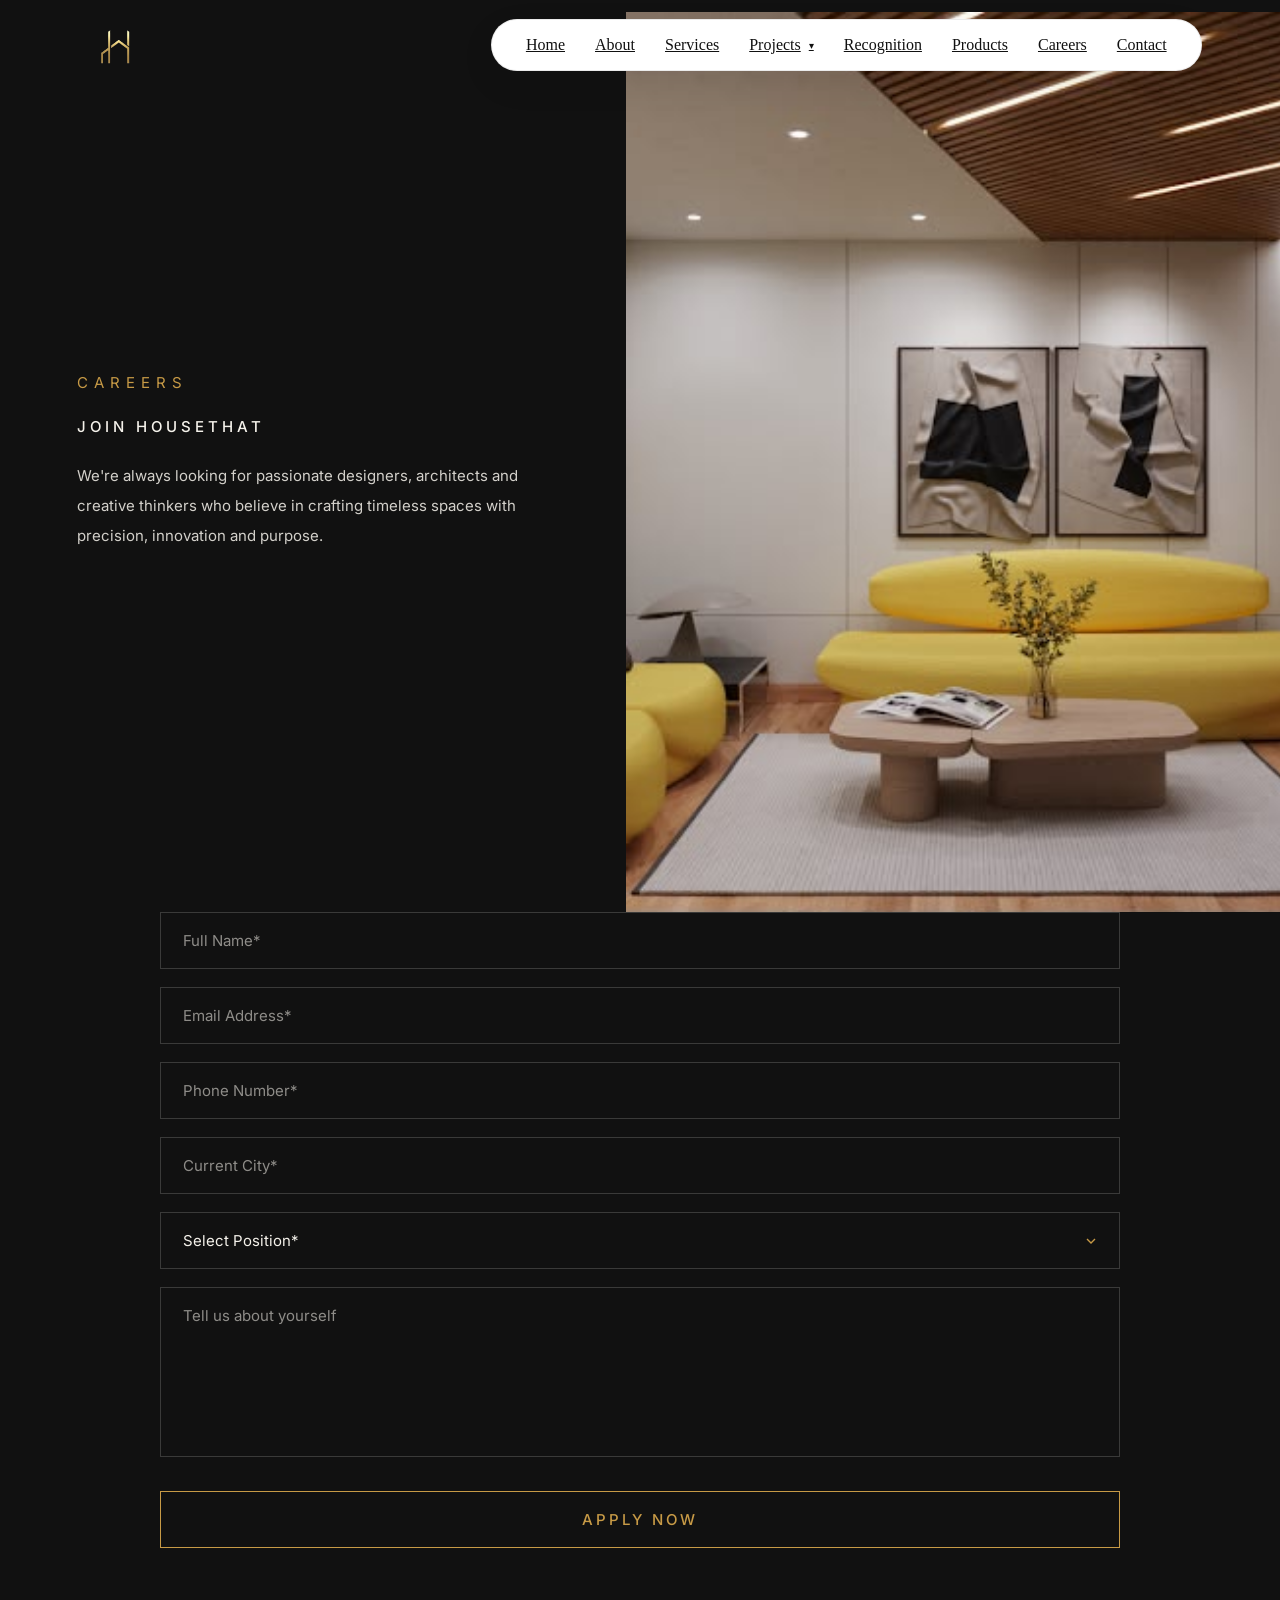
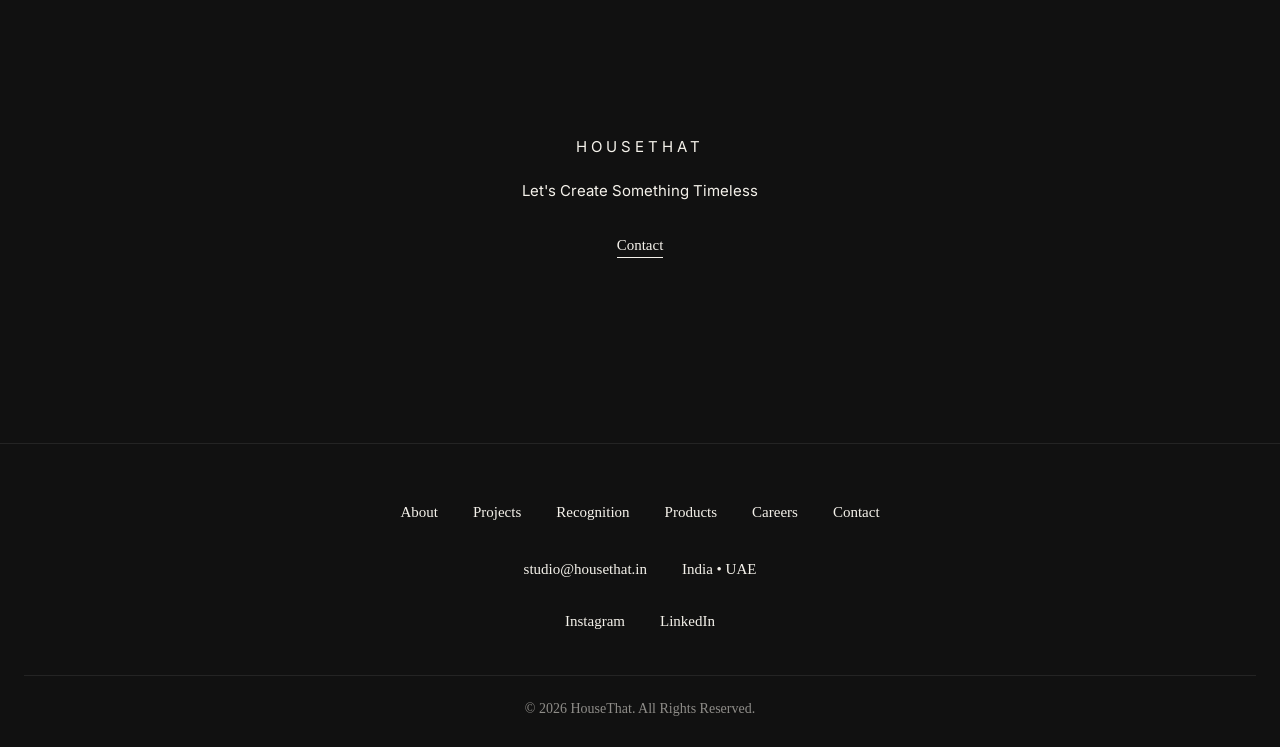
<file: careers.html>
<!DOCTYPE html> 
<html lang="en">
<head>
  <meta charset="UTF-8" />
  <meta name="viewport" content="width=device-width, initial-scale=1.0" />

  <title>Careers | HouseThat</title>
  <meta name="description" content="Apply for interior design, architecture, construction and project roles at HouseThat.">

  <link rel="preconnect" href="https://fonts.googleapis.com">
  <link href="https://fonts.googleapis.com/css2?family=Cormorant+Garamond:wght@300;400;500;600&family=Inter:wght@300;400;500;600&display=swap" rel="stylesheet">
  <link rel="stylesheet" href="css/career.css">
 <link rel="stylesheet" href="css/navbar.css">
 

  <link rel="stylesheet"
      href="https://cdnjs.cloudflare.com/ajax/libs/font-awesome/6.7.2/css/all.min.css">


</head>

<body>

 <!-- Navbar -->
  


<header class="ht-navbar">

    <div class="ht-container">

        <!-- HOUSETHAT BRAND -->

<div class="ht-brand">

    <a href="index.html" class="ht-logo">
        <img src="images/logo2.png" alt="HouseThat">
    </a>

</div>

        <!-- Desktop Navigation -->

       <nav class="ht-nav ht-nav-pill">

            <a href="index.html">Home</a>

            <a href="about.html">About</a>

            <!-- SERVICES -->

         <a href="services.html">Services</a>

            <!-- PROJECTS -->

            <div class="ht-dropdown">

                <a href="projects.html">

                    Projects

                    <span class="ht-arrow">▾</span>

                </a>

                <div class="ht-dropdown-menu">

                     <a href="luxuryinterior.html"> Luxury  Interiors</a>
        <a href="architecture.html">  Architecture</a>
      
       <a href="commercial.html">Commercial And Hospitality Interior</a>
                     <a href="photography.html">Photography</a>
                     <a href="3d.html">3D Visuals</a>
                </div>

            </div>

            <a href="awards.html">Recognition</a>

            <a href="products.html">Products</a>

            <a href="careers.html">Careers</a>

            <a href="contact.html">Contact</a>

        </nav>

        <!-- Mobile Menu Button -->

         <button id="htMenuBtn" class="ht-menu-btn">

            <span></span>
            <span></span>
            <span></span>

        </button>

    </div>

</header>

<!-- =========================
MOBILE NAVIGATION
========================= -->

<nav id="htMobileNav" class="ht-mobile-nav">

    <a href="index.html">Home</a>
    <a href="about.html">About</a>

    <a href="services.html">Services</a>
    <details>
       
          <summary>Projects</summary>
        <a href="luxuryinterior.html"> Luxury  Interiors</a>
        <a href="architecture.html">  Architecture</a>
      
       <a href="commercial.html">Commercial And Hospitality Interior</a>
       <a href="photography.html">Photography</a>
        <a href="3d.html">3D Visuals</a>
    </details>

    <a href="awards.html">Recognition</a>
    <a href="products.html">Products</a>
    <a href="careers.html">Careers</a>
    <a href="contact.html">Contact</a>

</nav>
<main>
<!-- =========================
JOIN HOUSETHAT
========================= -->

<section class="career-section">

    <div class="career-left">

        <div class="career-content">

            <span class="career-subtitle">
                CAREERS
            </span>

            <h2>
                Join HouseThat
            </h2>

            <p>
                We're always looking for passionate designers,
                architects and creative thinkers who believe in
                crafting timeless spaces with precision, innovation
                and purpose.
            </p>

            <!-- Form comes here -->

        </div>

    </div>

    <div class="career-right">

        <img src="images/insight3.jpg" alt="HouseThat Careers">

    </div>

</section>

  <div class="career-content">


    <!-- Career Form -->

  <form class="career-form" id="careerForm">

    <div class="form-group">
        <input type="text" id="name" placeholder="Full Name*" required>
    </div>

    <div class="form-group">
        <input type="email" id="email" placeholder="Email Address*" required>
    </div>

    <div class="form-group">
        <input type="tel" id="phone" placeholder="Phone Number*" required>
    </div>

    <div class="form-group">
        <input type="text" id="city" placeholder="Current City*" required>
    </div>

    <div class="form-group">
        <select id="position" required>
            <option value="" selected disabled>Select Position*</option>
            <option>Interior Designer</option>
            <option>Architect</option>
            <option>Junior Architect</option>
            <option>Project Manager</option>
            <option>Landscape Architect</option>
            <option>Structural Engineer</option>
            <option>Social Media Manager</option>
            <option>Admin / Accountant</option>
            <option>Intern</option>
        </select>
    </div>

    <div class="form-group">
        <textarea id="message" placeholder="Tell us about yourself"></textarea>
    </div>

    <button type="submit" class="career-btn">
        APPLY NOW
    </button>

</form>


</main>

  <section class="cta-section">

    <div class="cta-content">

        <span>HOUSETHAT</span>

        <p>Let's Create Something Timeless</p>

        <a href="contact.html">
            Contact
        </a>

    </div>

</section>

     <footer class="footer">

    <div class="footer-links">

        <a href="about.html">About</a>

        <a href="projects.html">Projects</a>

        <a href="awards.html">Recognition</a>

        <a href="products.html">Products</a>

        <a href="careers.html">Careers</a>

        <a href="contact.html">Contact</a>

    </div>

    <div class="footer-contact">

        <a href="mailto:studio@housethat.in">
            studio@housethat.in
        </a>

        <span>India • UAE</span>

    </div>

    <div class="footer-social">

        <a href="https://www.instagram.com/housethat.co/" target="_blank">
            Instagram
        </a>

        <a href="https://www.linkedin.com/" target="_blank">
            LinkedIn
        </a>

    </div>

    <div class="footer-bottom">

        © 2026 HouseThat. All Rights Reserved.

    </div>

</footer>
  <script src="js/career.js"></script>
</body>
</html>
</body>
</html>
</file>
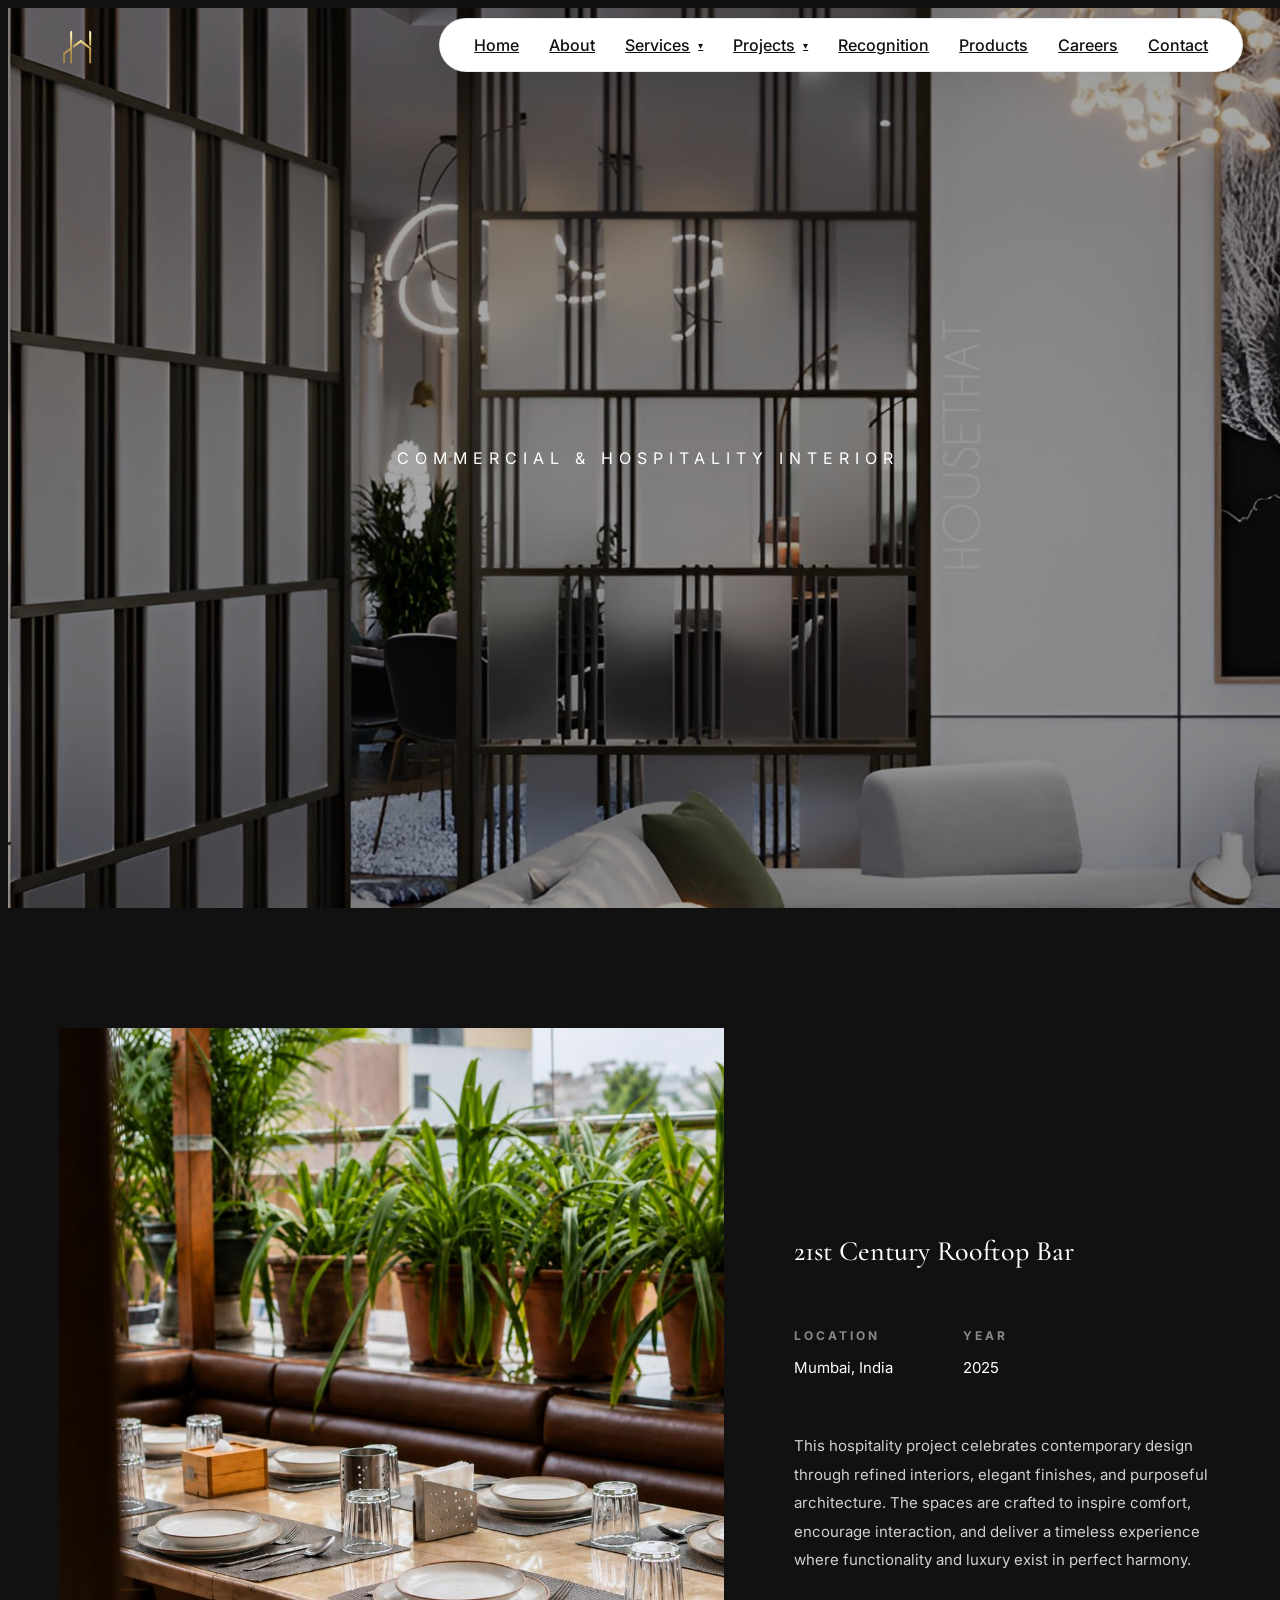
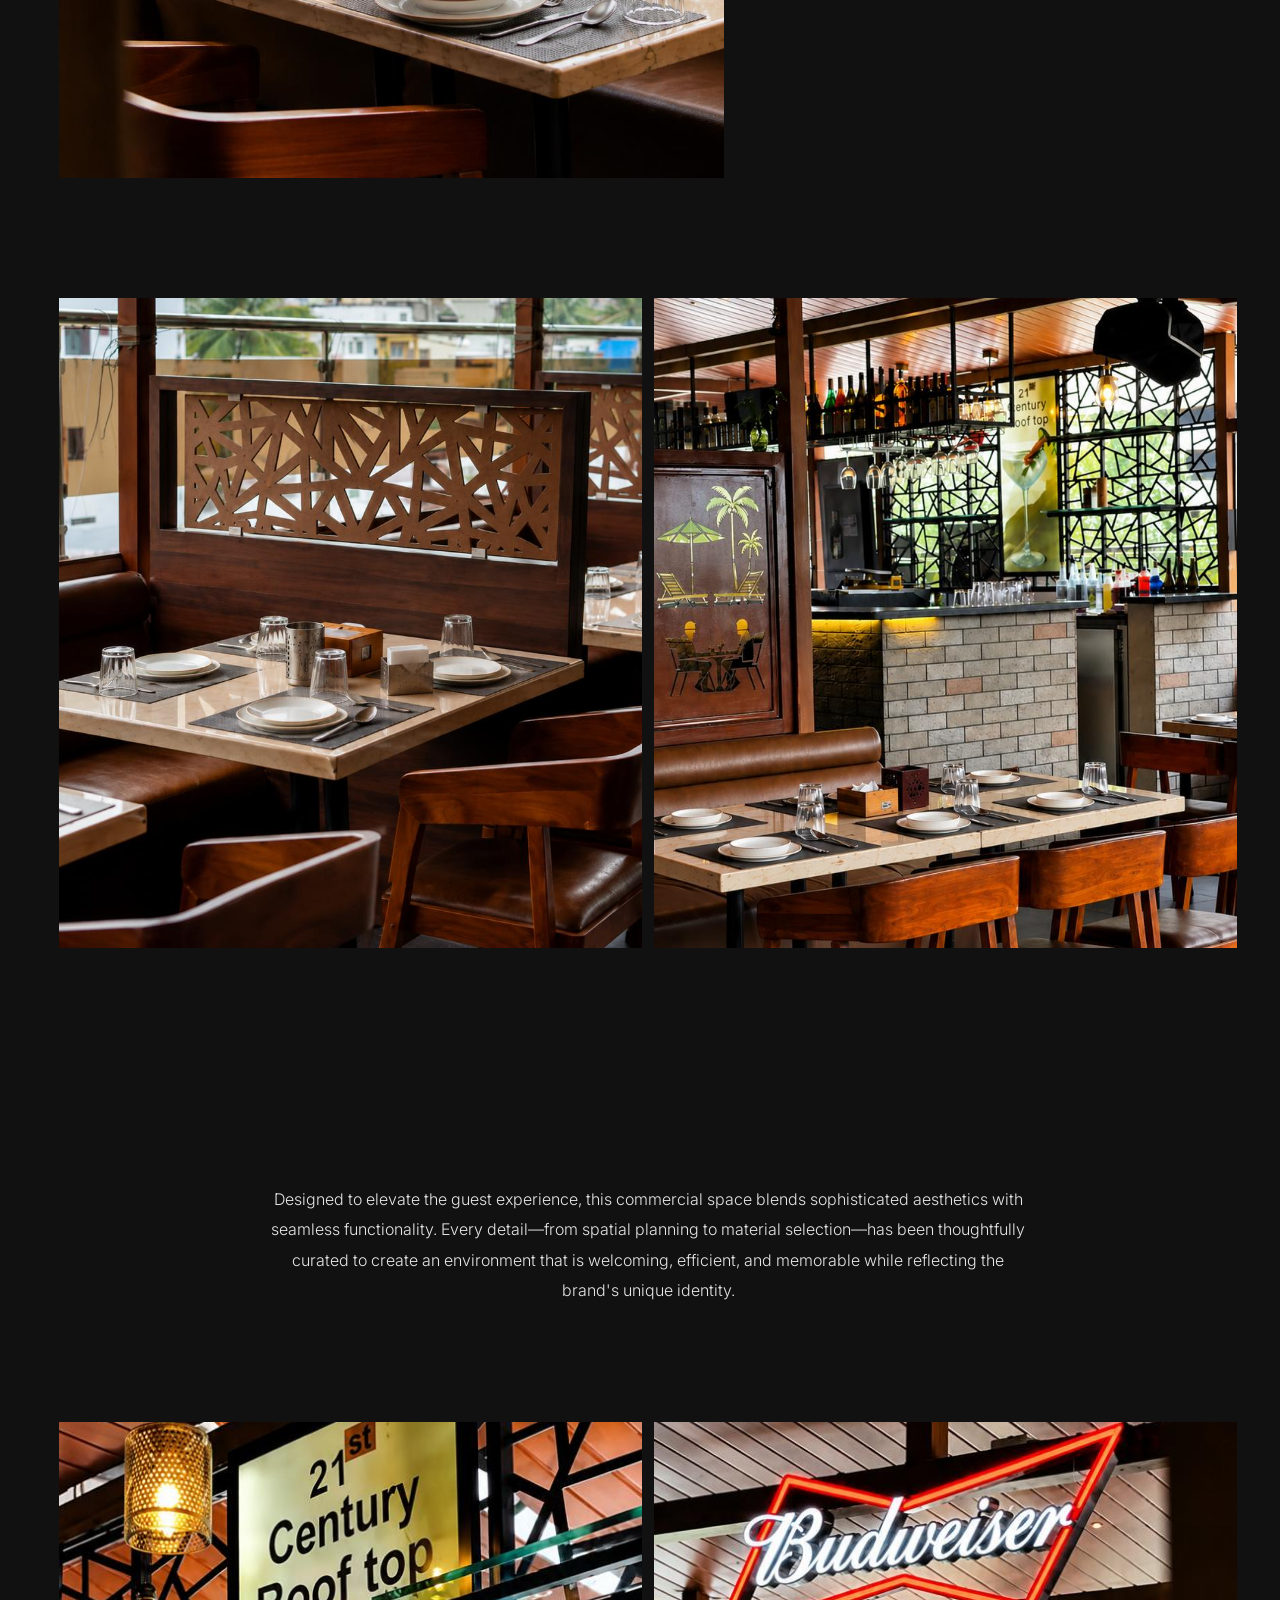
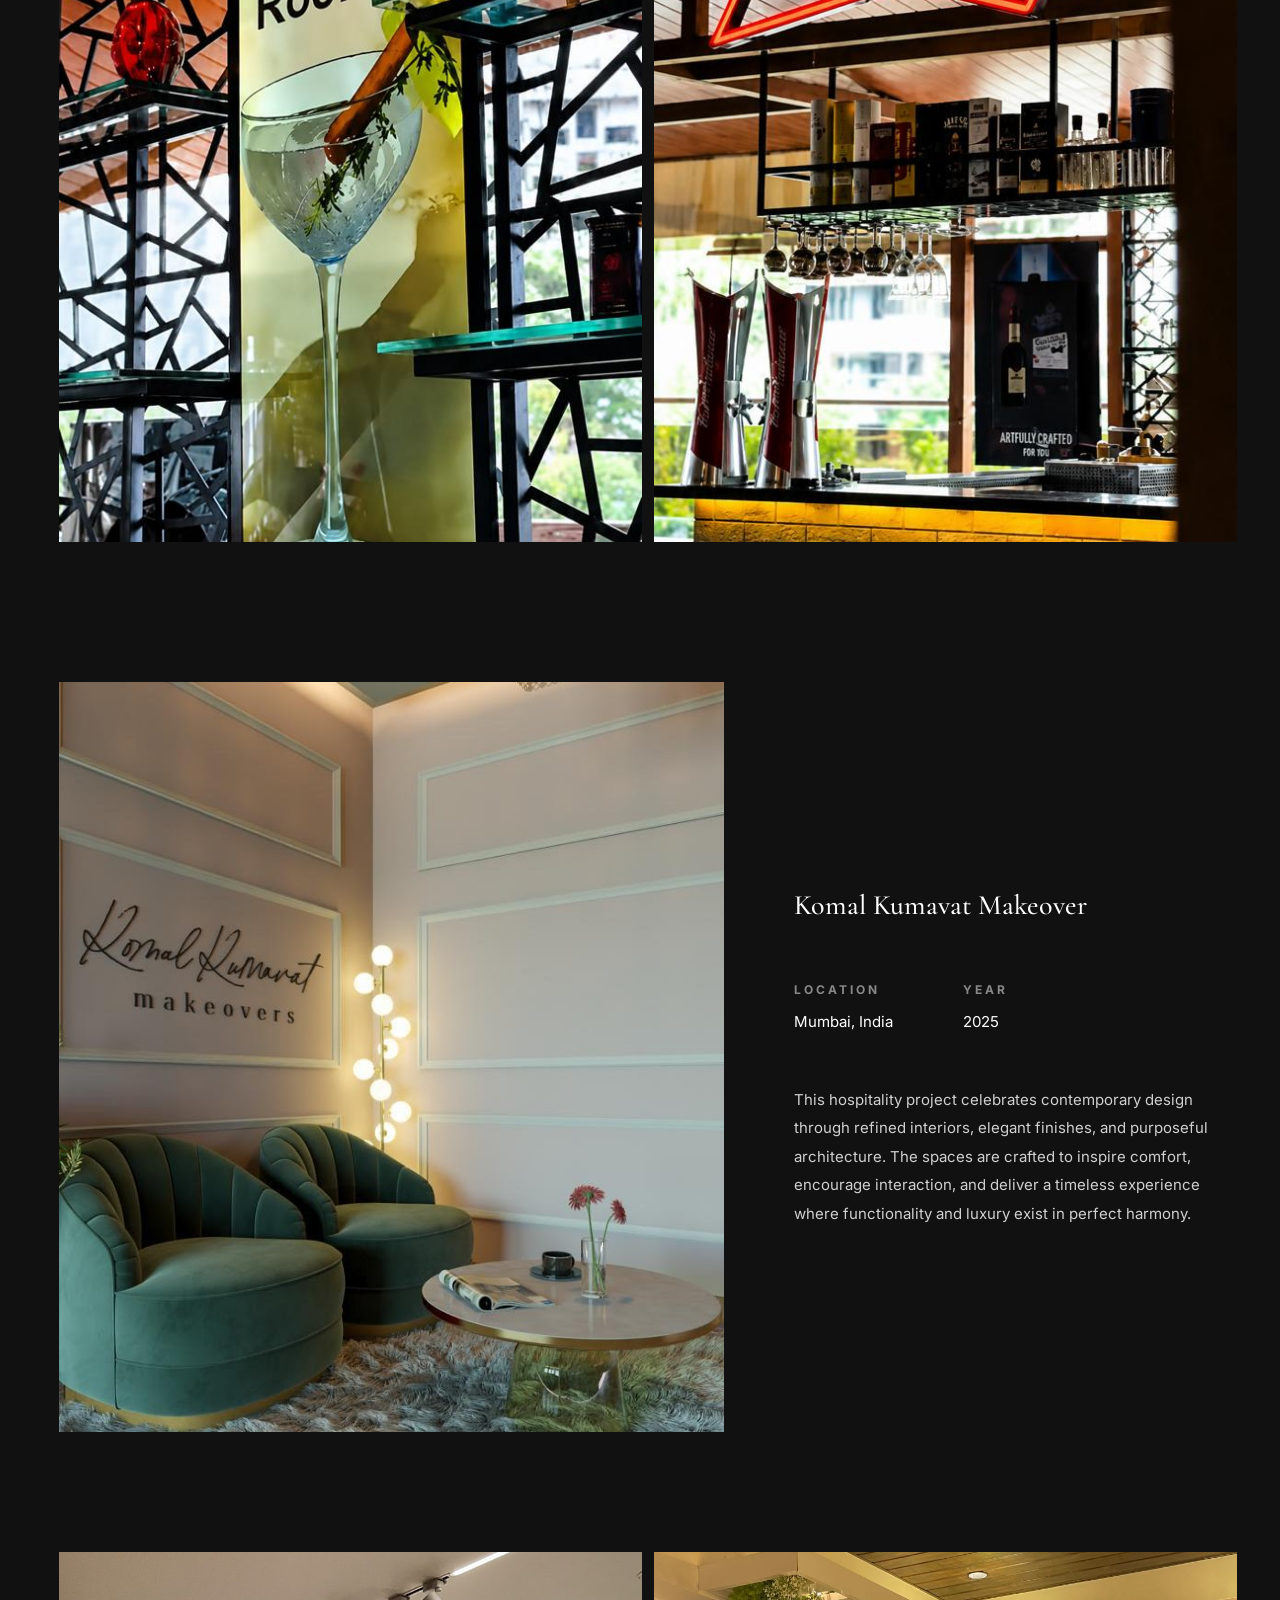
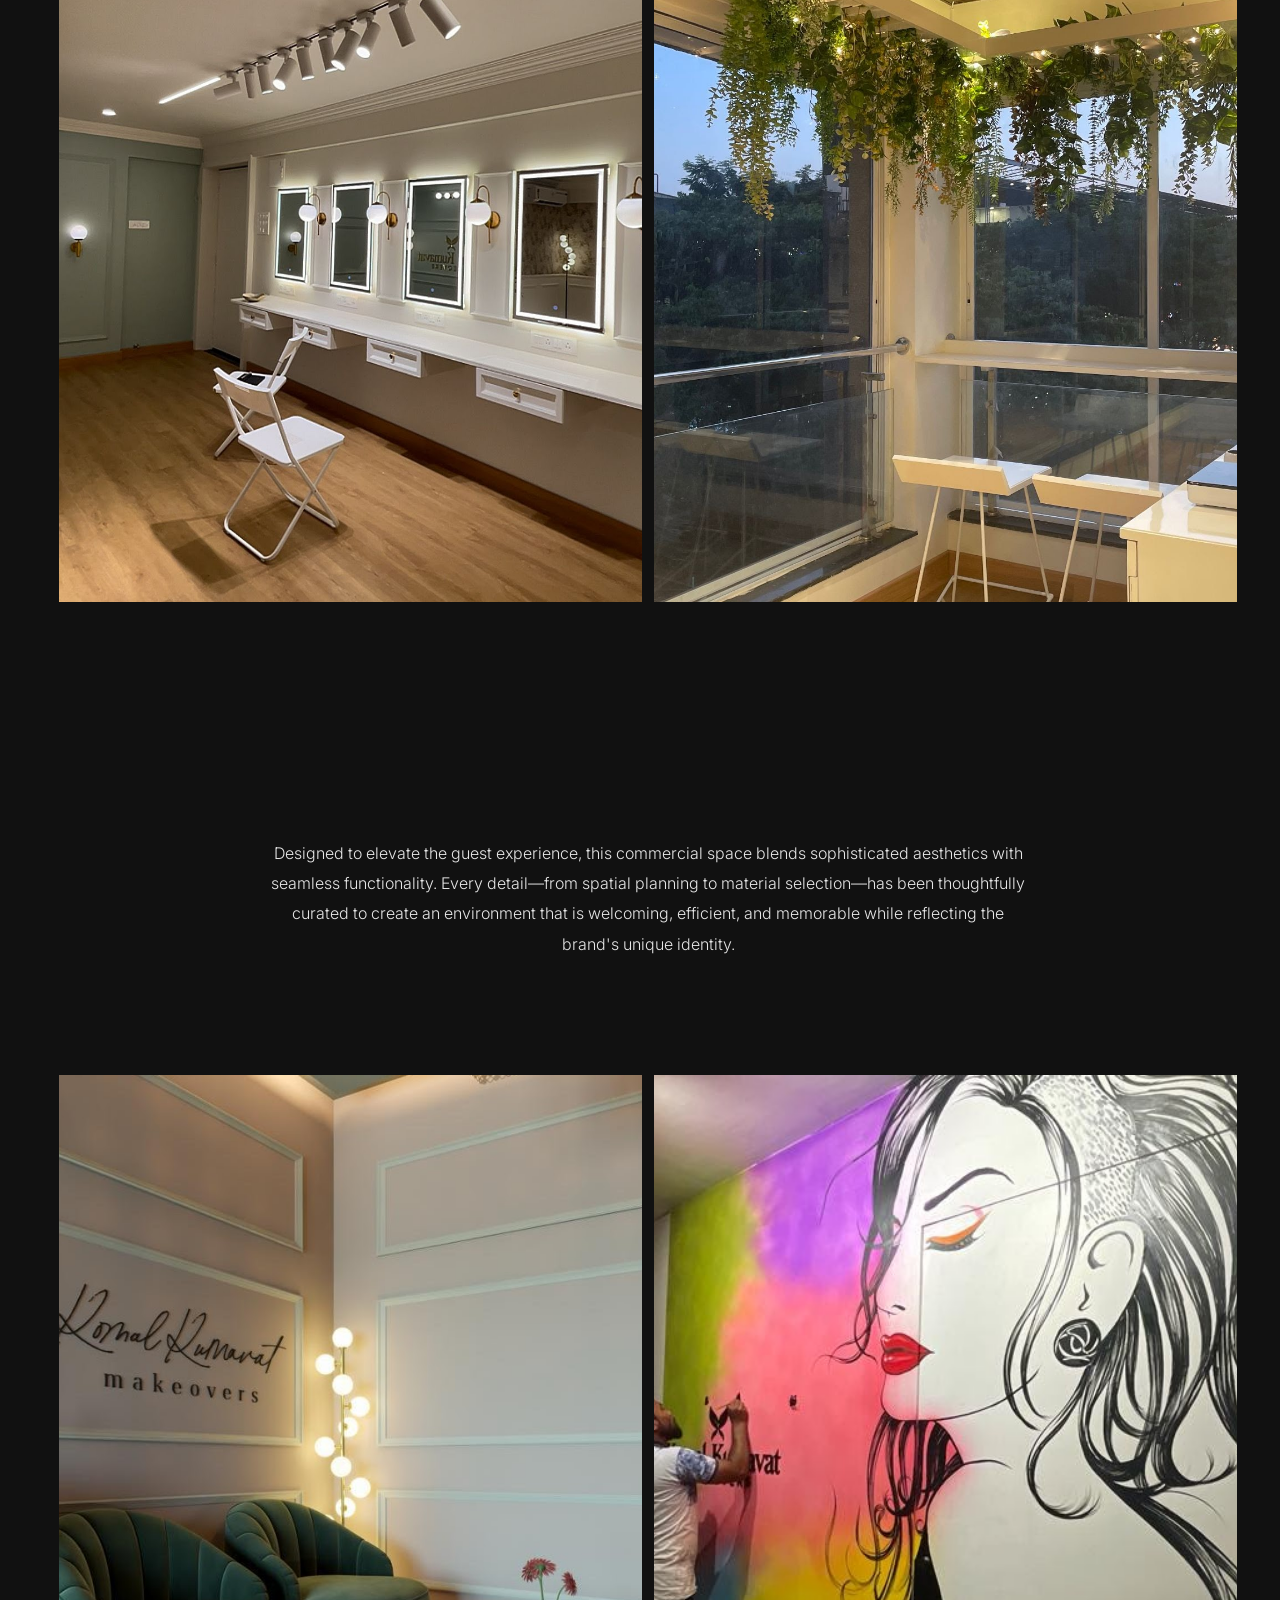
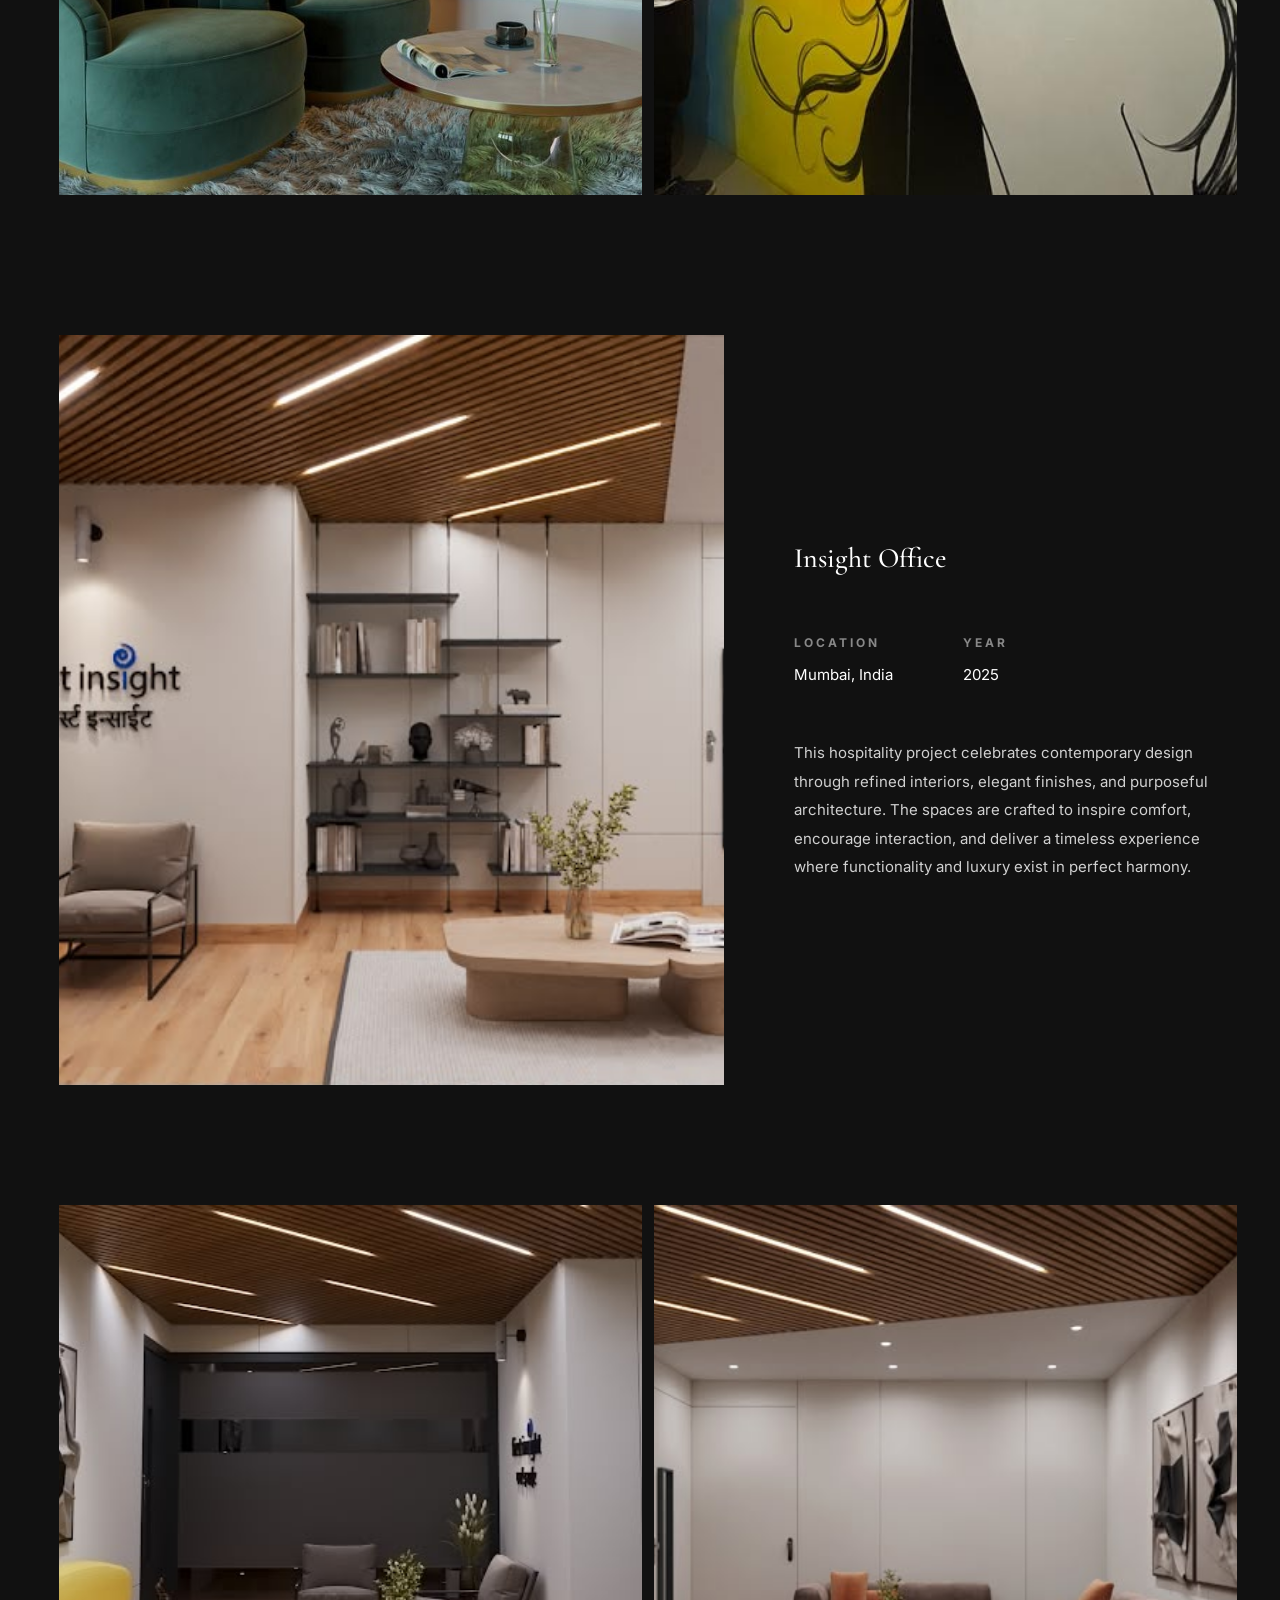
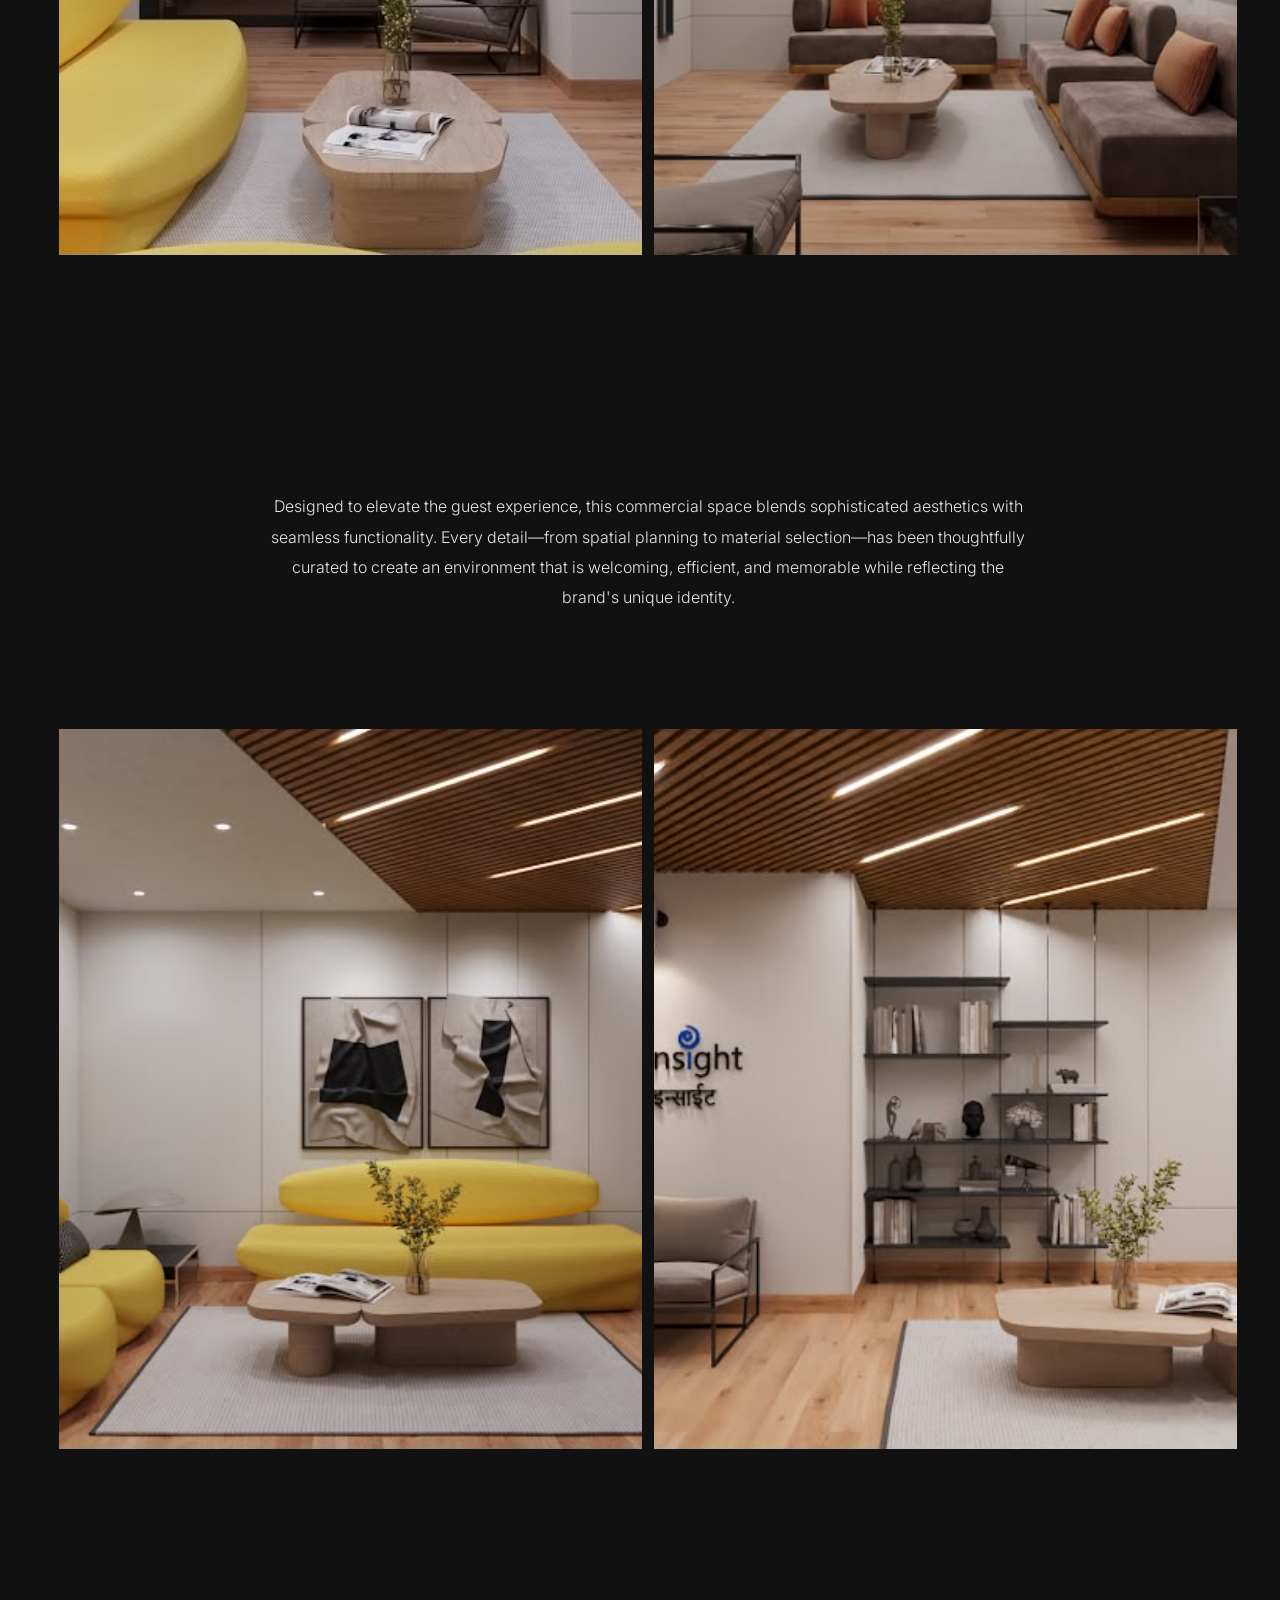
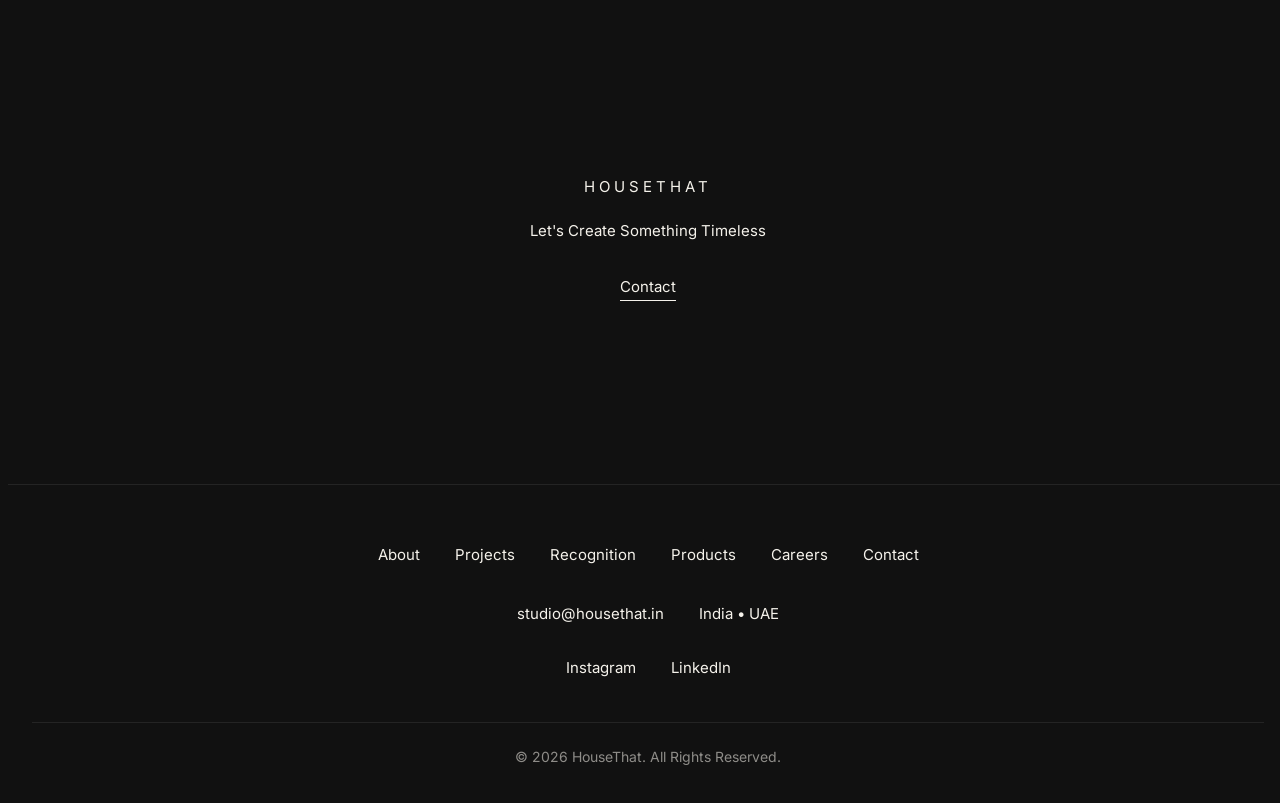
<file: commercial.html>
<!DOCTYPE html>
<html>
<head>
    <!-- Meta tags -->
    <meta charset="UTF-8">
<meta name="viewport" content="width=device-width, initial-scale=1.0">
   
<link rel="stylesheet" href="css/luxuryinterior.css">
     <link rel="stylesheet" href="css/navbar.css">
    <link
  rel="stylesheet"
  href="https://cdn.jsdelivr.net/npm/swiper@11/swiper-bundle.min.css"
/>
    <!-- Fonts -->
    <link rel="preconnect" href="https://fonts.googleapis.com">
<link rel="preconnect" href="https://fonts.gstatic.com" crossorigin>

<link href="https://fonts.googleapis.com/css2?family=Cormorant+Garamond:wght@400;500;600;700&family=Inter:wght@300;400;500;600&display=swap" rel="stylesheet">
    <!-- CSS links -->
</head>

<body>

    <!-- Navbar -->
  


<header class="ht-navbar">

    <div class="ht-container">

        <!-- HOUSETHAT BRAND -->

<div class="ht-brand">

    <a href="index.html" class="ht-logo">
        <img src="images/logo2.png" alt="HouseThat">
    </a>

</div>

        <!-- Desktop Navigation -->

       <nav class="ht-nav ht-nav-pill">

            <a href="index.html">Home</a>

            <a href="about.html">About</a>

            <!-- SERVICES -->

            <div class="ht-dropdown">

                <a href="services.html">

                    Services

                    <span class="ht-arrow">▾</span>

                </a>

                <div class="ht-dropdown-menu">

                   <a href="services.html">Interior Design</a>
        <a href="services.html">Architecture</a>
        <a href="services.html">Construction</a>
        <a href="services.html">Photography</a>
        <a href="services.html">3D Visualization</a>

                </div>

            </div>

            <!-- PROJECTS -->

            <div class="ht-dropdown">

                <a href="projects.html">

                    Projects

                    <span class="ht-arrow">▾</span>

                </a>

                <div class="ht-dropdown-menu">

                     <a href="luxuryinterior.html"> Luxury  Interiors</a>
        <a href="architecture.html">  Architecture</a>
      
       <a href="commercial.html">Commercial And Hospitality Interior</a>
                     <a href="photography.html">Photography</a>
                     <a href="3d.html">3D Visuals</a>
                </div>

            </div>

            <a href="awards.html">Recognition</a>

            <a href="products.html">Products</a>

            <a href="careers.html">Careers</a>

            <a href="contact.html">Contact</a>

        </nav>

        <!-- Mobile Menu Button -->

         <button id="htMenuBtn" class="ht-menu-btn">

            <span></span>
            <span></span>
            <span></span>

        </button>

    </div>

</header>

<!-- =========================
MOBILE NAVIGATION
========================= -->

<nav id="htMobileNav" class="ht-mobile-nav">

    <a href="index.html">Home</a>
    <a href="about.html">About</a>

     <details>
        <summary>Services</summary>
        <a href="services.html">Interior Design</a>
        <a href="services.html">Architecture</a>
        <a href="services.html">Construction</a>
        <a href="services.html">Photography</a>
        <a href="services.html">3D Visualization</a>
    </details>

    <details>
       
          <summary>Projects</summary>
        <a href="luxuryinterior.html"> Luxury  Interiors</a>
        <a href="architecture.html">  Architecture</a>
      
       <a href="commercial.html">Commercial And Hospitality Interior</a>
         <a href="photography.html">Photography</a>
         <a href="3d.html">3D Visuals</a>
    </details>

    <a href="awards.html">Recognition</a>
    <a href="products.html">Products</a>
    <a href="careers.html">Careers</a>
    <a href="contact.html">Contact</a>

</nav>

    <!-- ==========================
     PROJECT HERO
========================== -->

<section class="project-hero">

    <img src="images/luxury2.jpg"
         alt="Luxury Interiors">

    <div class="project-hero-overlay"></div>

    <div class="project-hero-content">

        <span>
           Commercial & Hospitality Interior
        </span>

    </div>

</section>

    <!-- ==========================
     PROJECT 02
========================== -->

<section class="project-intro">

    <div class="project-image">

        <img src="images/Rooftop3.jpg" alt="Villa Serenity">

    </div>

    <div class="project-info">


        <h2>
         21st Century Rooftop Bar
        </h2>

        <div class="project-meta">

            <div>
                <h5>Location</h5>
                <p>Mumbai, India</p>
            </div>

            <div>
                <h5>Year</h5>
                <p>2025</p>
            </div>

        </div>

        <p class="project-description">

          This hospitality project celebrates contemporary design through refined interiors, elegant finishes, and purposeful architecture. The spaces are crafted to inspire comfort, encourage interaction, and deliver a timeless experience where functionality and luxury exist in perfect harmony.

        </p>

    </div>

</section>
    <!-- ==========================
     PROJECT GALLERY 01
========================== -->

<section class="project-gallery">

    <div class="gallery-image">

        <img src="images/Rooftop2.jpg" alt="Luxury Interior">

    </div>

    <div class="gallery-image">

        <img src="images/Rooftop1.jpg" alt="Luxury Interior">

    </div>

</section>

    <!-- ==========================
     PROJECT STORY
========================== -->

<section class="project-story">

    <div class="story-content">

        <p>
           Designed to elevate the guest experience, this commercial space blends sophisticated aesthetics with seamless functionality. Every detail—from spatial planning to material selection—has been thoughtfully curated to create an environment that is welcoming, efficient, and memorable while reflecting the brand's unique identity.
        </p>

    </div>

</section>

   

    <!-- ==========================
     PROJECT GALLERY 02
========================== -->

<section class="project-gallery gallery-large">

    <div class="gallery-image">

        <img src="images/Rooftop4.jpg" alt="Luxury Interior">

    </div>

    <div class="gallery-image">

        <img src="images/Rooftop5.jpg" alt="Luxury Interior">

    </div>

</section>


      <!-- ==========================
     PROJECT 01
========================== -->

<section class="project-intro">

    <div class="project-image">

        <img src="images/komal3.jpg" alt="Villa Serenity">

    </div>

    <div class="project-info">


        <h2>
           Komal Kumavat Makeover
        </h2>

        <div class="project-meta">

            <div>
                <h5>Location</h5>
                <p>Mumbai, India</p>
            </div>

            <div>
                <h5>Year</h5>
                <p>2025</p>
            </div>

        </div>

        <p class="project-description">

           This hospitality project celebrates contemporary design through refined interiors, elegant finishes, and purposeful architecture. The spaces are crafted to inspire comfort, encourage interaction, and deliver a timeless experience where functionality and luxury exist in perfect harmony.

        </p>

    </div>

</section>
    <!-- ==========================
     PROJECT GALLERY 01
========================== -->

<section class="project-gallery">

    <div class="gallery-image">

        <img src="images/komal1.jpg" alt="Luxury Interior">

    </div>

    <div class="gallery-image">

        <img src="images/komal2.jpg" alt="Luxury Interior">

    </div>

</section>

    <!-- ==========================
     PROJECT STORY
========================== -->

<section class="project-story">

    <div class="story-content">

        <p>
           Designed to elevate the guest experience, this commercial space blends sophisticated aesthetics with seamless functionality. Every detail—from spatial planning to material selection—has been thoughtfully curated to create an environment that is welcoming, efficient, and memorable while reflecting the brand's unique identity.
        </p>

    </div>

</section>

   

    <!-- ==========================
     PROJECT GALLERY 02
========================== -->

<section class="project-gallery gallery-large">

    <div class="gallery-image">

        <img src="images/komal3.jpg" alt="Luxury Interior">

    </div>

    <div class="gallery-image">

        <img src="images/komal4.jpg" alt="Luxury Interior">

    </div>

</section>


      <!-- ==========================
     PROJECT 02
========================== -->

<section class="project-intro">

    <div class="project-image">

        <img src="images/insight4.jpg" alt="Villa Serenity">

    </div>

    <div class="project-info">


        <h2>
         Insight Office
        </h2>

        <div class="project-meta">

            <div>
                <h5>Location</h5>
                <p>Mumbai, India</p>
            </div>

            <div>
                <h5>Year</h5>
                <p>2025</p>
            </div>

        </div>

        <p class="project-description">

          This hospitality project celebrates contemporary design through refined interiors, elegant finishes, and purposeful architecture. The spaces are crafted to inspire comfort, encourage interaction, and deliver a timeless experience where functionality and luxury exist in perfect harmony.

        </p>

    </div>

</section>
    <!-- ==========================
     PROJECT GALLERY 01
========================== -->

<section class="project-gallery">

    <div class="gallery-image">

        <img src="images/insight1.jpg" alt="Luxury Interior">

    </div>

    <div class="gallery-image">

        <img src="images/insight2.jpg" alt="Luxury Interior">

    </div>

</section>

    <!-- ==========================
     PROJECT STORY
========================== -->

<section class="project-story">

    <div class="story-content">

        <p>
           Designed to elevate the guest experience, this commercial space blends sophisticated aesthetics with seamless functionality. Every detail—from spatial planning to material selection—has been thoughtfully curated to create an environment that is welcoming, efficient, and memorable while reflecting the brand's unique identity.
        </p>

    </div>

</section>

   

    <!-- ==========================
     PROJECT GALLERY 02
========================== -->

<section class="project-gallery gallery-large">

    <div class="gallery-image">

        <img src="images/insight3.jpg" alt="Luxury Interior">

    </div>

    <div class="gallery-image">

        <img src="images/insight4.jpg" alt="Luxury Interior">

    </div>

</section>

    


  
 

    

     <section class="cta-section">

    <div class="cta-content">

        <span>HOUSETHAT</span>

        <p>
            Let's Create Something Timeless
        </p>

        <a href="contact.html">
           Contact
        </a>

    </div>

</section>

    <!-- Footer -->
<footer class="footer">

    <div class="footer-links">

        <a href="about.html">About</a>

        <a href="projects.html">Projects</a>

        <a href="awards.html">Recognition</a>

        <a href="products.html">Products</a>

        <a href="careers.html">Careers</a>

        <a href="contact.html">Contact</a>

    </div>

    <div class="footer-contact">

        <a href="mailto:studio@housethat.in">
            studio@housethat.in
        </a>

        <span>India • UAE</span>

    </div>

    <div class="footer-social">

        <a href="https://www.instagram.com/housethat.co/" target="_blank">
            Instagram
        </a>

        <a href="https://www.linkedin.com/" target="_blank">
            LinkedIn
        </a>

    </div>

    <div class="footer-bottom">

        © 2026 HouseThat. All Rights Reserved.

    </div>

</footer>

    <!-- JS files -->
    <script src="js/main.js"></script>
  
    <script src="https://cdn.jsdelivr.net/npm/swiper@11/swiper-bundle.min.js"></script>

</body>
</html>
</file>
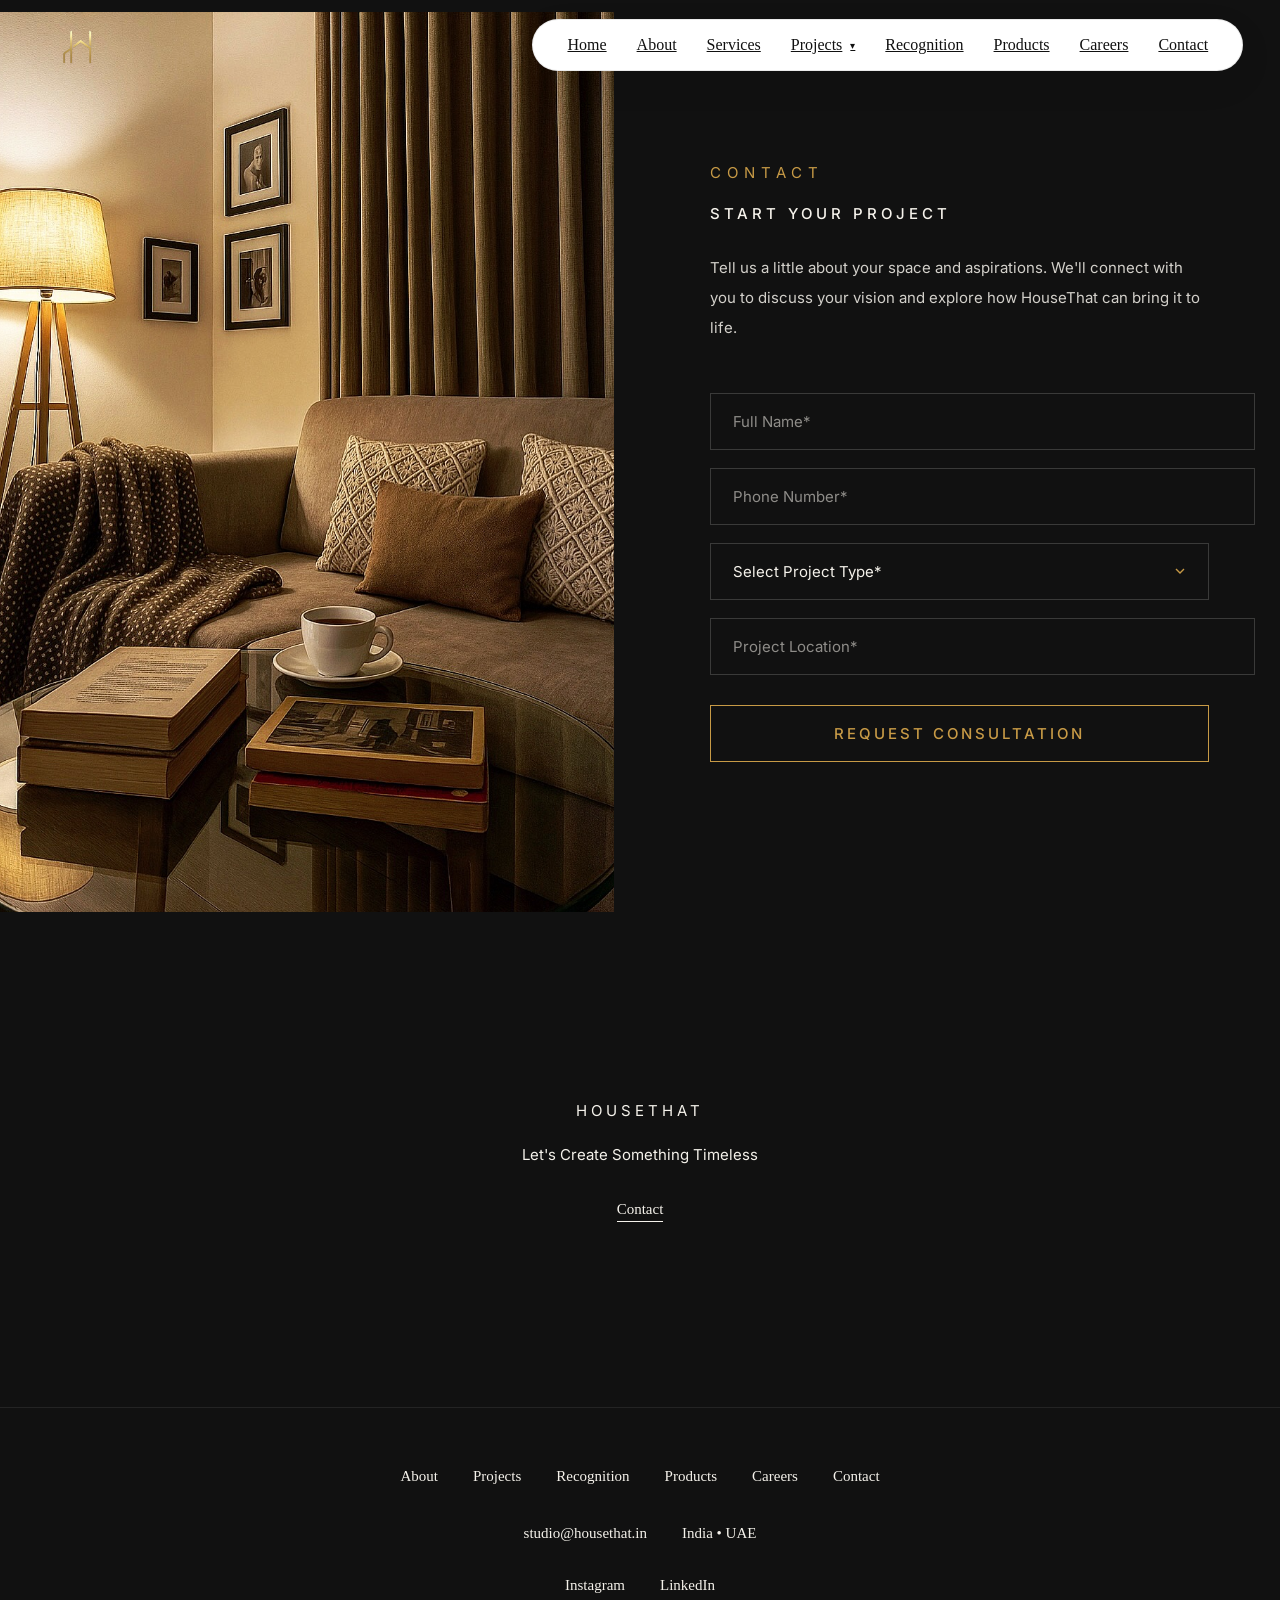
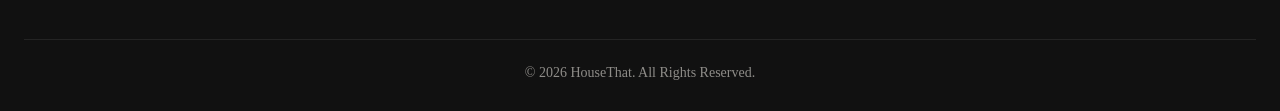
<file: contact.html>
<!DOCTYPE html>
<html lang="en">
<head>
  <meta charset="UTF-8" />
  <meta name="viewport" content="width=device-width, initial-scale=1.0" />

  <title>Contact | HouseThat</title>
  <meta name="description" content="Contact HouseThat for interior design, architecture, construction and turnkey project enquiries.">

  <link rel="preconnect" href="https://fonts.googleapis.com">
  <link href="https://fonts.googleapis.com/css2?family=Cormorant+Garamond:wght@300;400;500;600&family=Inter:wght@300;400;500;600&display=swap" rel="stylesheet">

  <link rel="stylesheet" href="css/contact.css">
 <link rel="stylesheet" href="css/navbar.css">


  <link rel="stylesheet"
      href="https://cdnjs.cloudflare.com/ajax/libs/font-awesome/6.7.2/css/all.min.css">


</head>

<body>

 <!-- Navbar -->
  


<header class="ht-navbar">

    <div class="ht-container">

        <!-- HOUSETHAT BRAND -->

<div class="ht-brand">

    <a href="index.html" class="ht-logo">
        <img src="images/logo2.png" alt="HouseThat">
    </a>

</div>

        <!-- Desktop Navigation -->

       <nav class="ht-nav ht-nav-pill">

            <a href="index.html">Home</a>

            <a href="about.html">About</a>

            <!-- SERVICES -->

         <a href="services.html">Services</a>

            <!-- PROJECTS -->

            <div class="ht-dropdown">

                <a href="projects.html">

                    Projects

                    <span class="ht-arrow">▾</span>

                </a>

                <div class="ht-dropdown-menu">

                     <a href="luxuryinterior.html"> Luxury  Interiors</a>
        <a href="architecture.html">  Architecture</a>
      
       <a href="commercial.html">Commercial And Hospitality Interior</a>
                     <a href="photography.html">Photography</a>
                     <a href="3d.html">3D Visuals</a>
                </div>

            </div>

            <a href="awards.html">Recognition</a>

            <a href="products.html">Products</a>

            <a href="careers.html">Careers</a>

            <a href="contact.html">Contact</a>

        </nav>

        <!-- Mobile Menu Button -->

         <button id="htMenuBtn" class="ht-menu-btn">

            <span></span>
            <span></span>
            <span></span>

        </button>

    </div>

</header>

<!-- =========================
MOBILE NAVIGATION
========================= -->

<nav id="htMobileNav" class="ht-mobile-nav">

    <a href="index.html">Home</a>
    <a href="about.html">About</a>

    <a href="services.html">Services</a>
    <details>
       
          <summary>Projects</summary>
        <a href="luxuryinterior.html"> Luxury  Interiors</a>
        <a href="architecture.html">  Architecture</a>
      
       <a href="commercial.html">Commercial And Hospitality Interior</a>
       <a href="photography.html">Photography</a>
        <a href="3d.html">3D Visuals</a>
    </details>

    <a href="awards.html">Recognition</a>
    <a href="products.html">Products</a>
    <a href="careers.html">Careers</a>
    <a href="contact.html">Contact</a>

</nav>
<main>



          



<section class="contact-section">

    <!-- Left Image -->

    <div class="contact-left">

        <img src="images/photo1.jpg" alt="HouseThat Interior">

    </div>

    <!-- Right Content -->

    <div class="contact-right">

        <div class="contact-content">

            <span class="contact-subtitle">
                CONTACT
            </span>

            <h2 class="contact-heading">
                START YOUR PROJECT
            </h2>

            <p class="contact-description">
                Tell us a little about your space and aspirations. We'll connect
                with you to discuss your vision and explore how HouseThat can
                bring it to life.
            </p>

            <form class="contact-form" id="contactForm">

                <div class="form-group">
                    <input
                        type="text"
                        id="name"
                        placeholder="Full Name*"
                        required>
                </div>

                <div class="form-group">
                    <input
                        type="tel"
                        id="phone"
                        placeholder="Phone Number*"
                        required>
                </div>

                <div class="form-group">

                    <select id="projectType" required>

                        <option value="" selected disabled>
                            Select Project Type*
                        </option>

                        <option>Residential Interior</option>
                        <option>Commercial Interior</option>
                        <option>Architecture</option>
                        <option>Construction</option>
                        <option>Bathspace</option>
                        <option>Renovation</option>
                        <option>Other</option>

                    </select>

                </div>

                <div class="form-group">
                    <input
                        type="text"
                        id="location"
                        placeholder="Project Location*"
                        required>
                </div>

                <button
                    type="submit"
                    class="contact-btn">

                    REQUEST CONSULTATION

                </button>

            </form>

        </div>

    </div>

</section>
    <section class="cta-section">

    <div class="cta-content">

        <span>HOUSETHAT</span>

        <p>Let's Create Something Timeless</p>

        <a href="contact.html">
            Contact
        </a>

    </div>

</section>

     <footer class="footer">

    <div class="footer-links">

        <a href="about.html">About</a>

        <a href="projects.html">Projects</a>

        <a href="awards.html">Recognition</a>

        <a href="products.html">Products</a>

        <a href="careers.html">Careers</a>

        <a href="contact.html">Contact</a>

    </div>

    <div class="footer-contact">

        <a href="mailto:studio@housethat.in">
            studio@housethat.in
        </a>

        <span>India • UAE</span>

    </div>

    <div class="footer-social">

        <a href="https://www.instagram.com/housethat.co/" target="_blank">
            Instagram
        </a>

        <a href="https://www.linkedin.com/" target="_blank">
            LinkedIn
        </a>

    </div>

    <div class="footer-bottom">

        © 2026 HouseThat. All Rights Reserved.

    </div>

</footer>

</main>
<script src="js/main.js"></script>
  <script src="js/contact.js"></script>
</body>
</html>
</file>
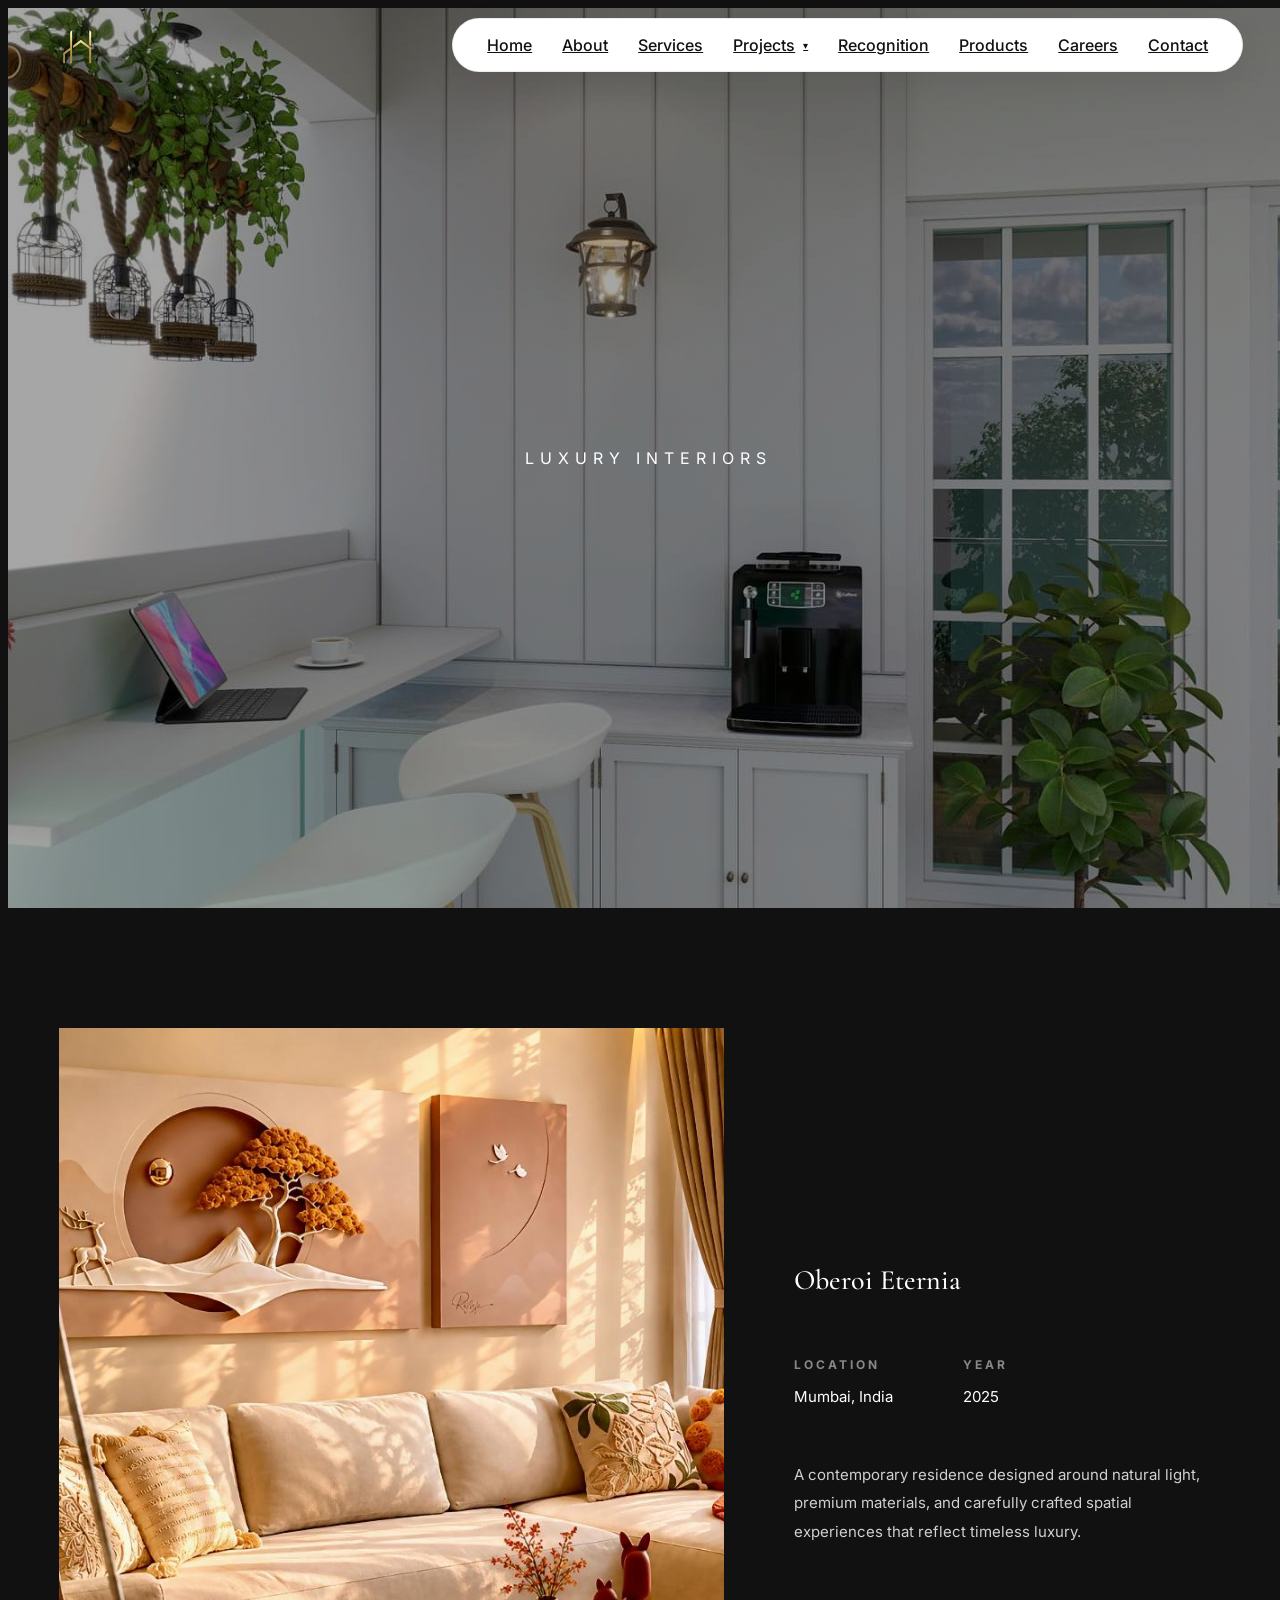
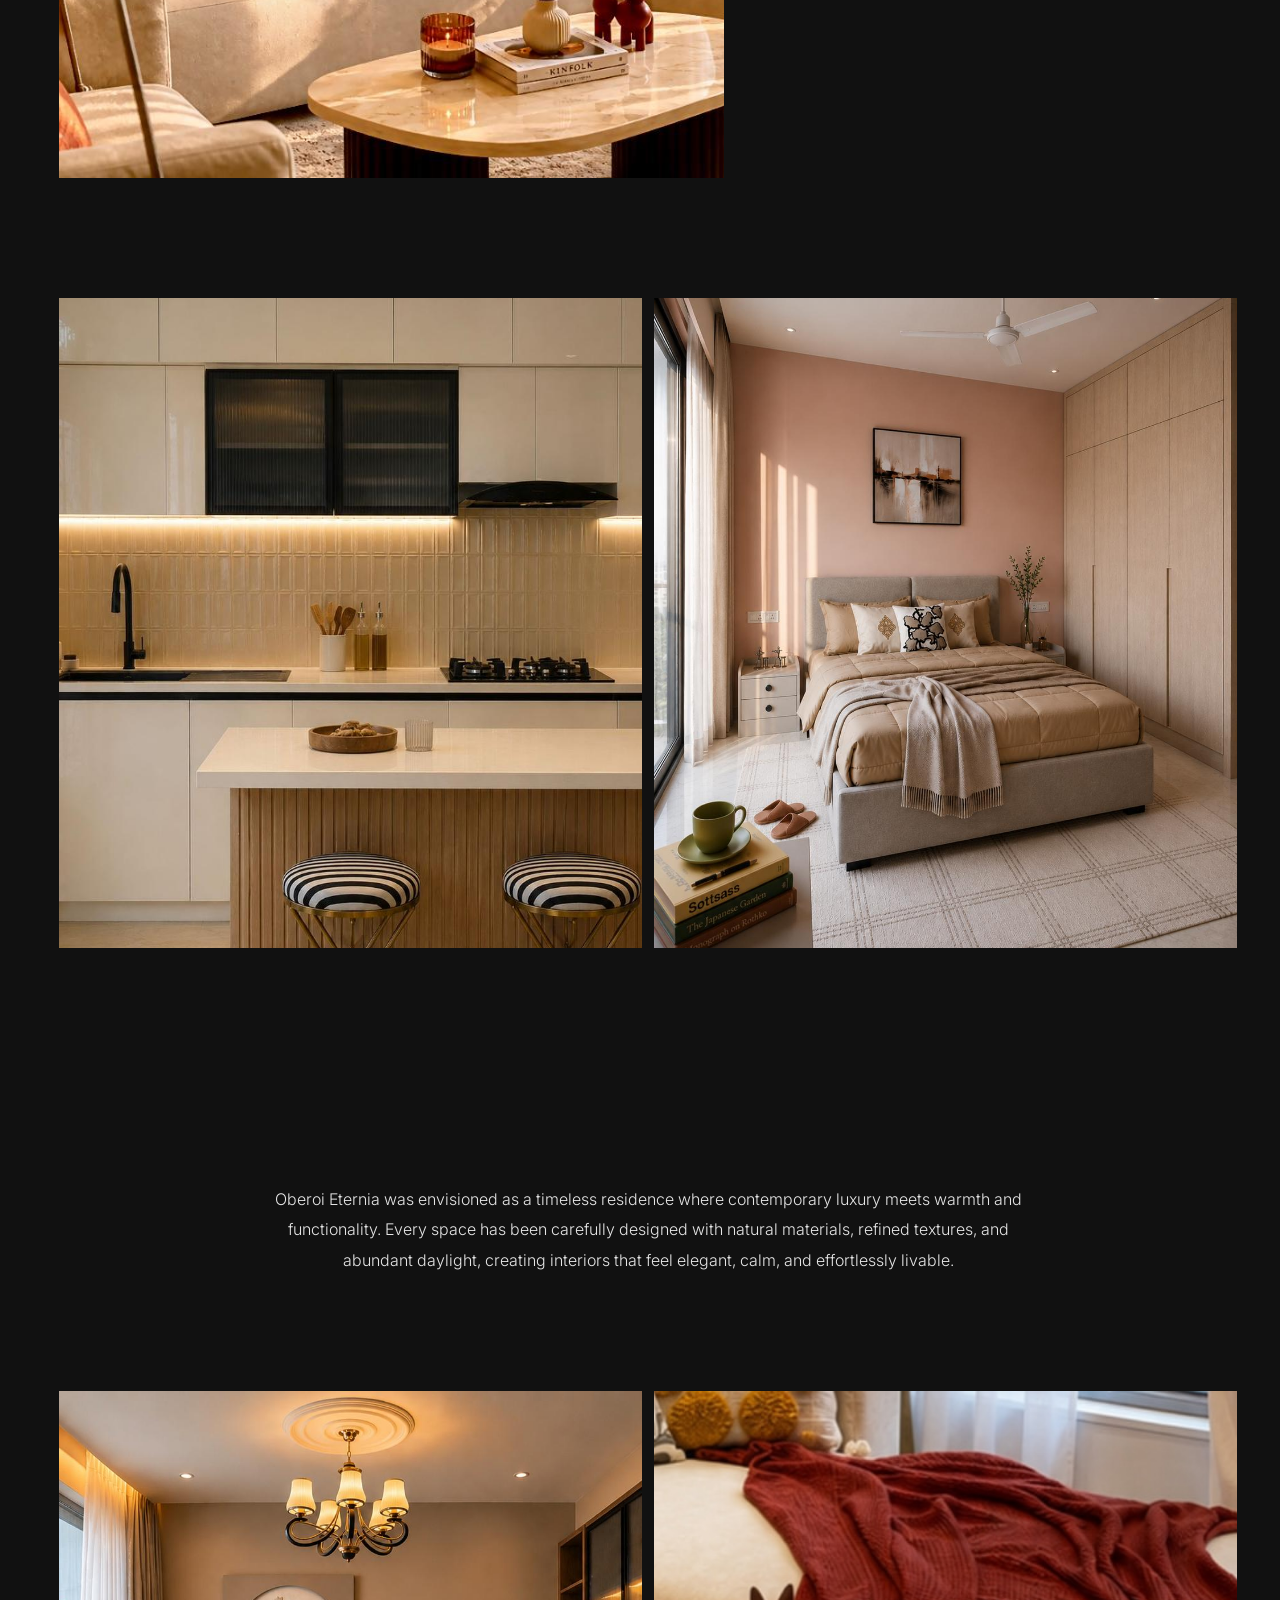
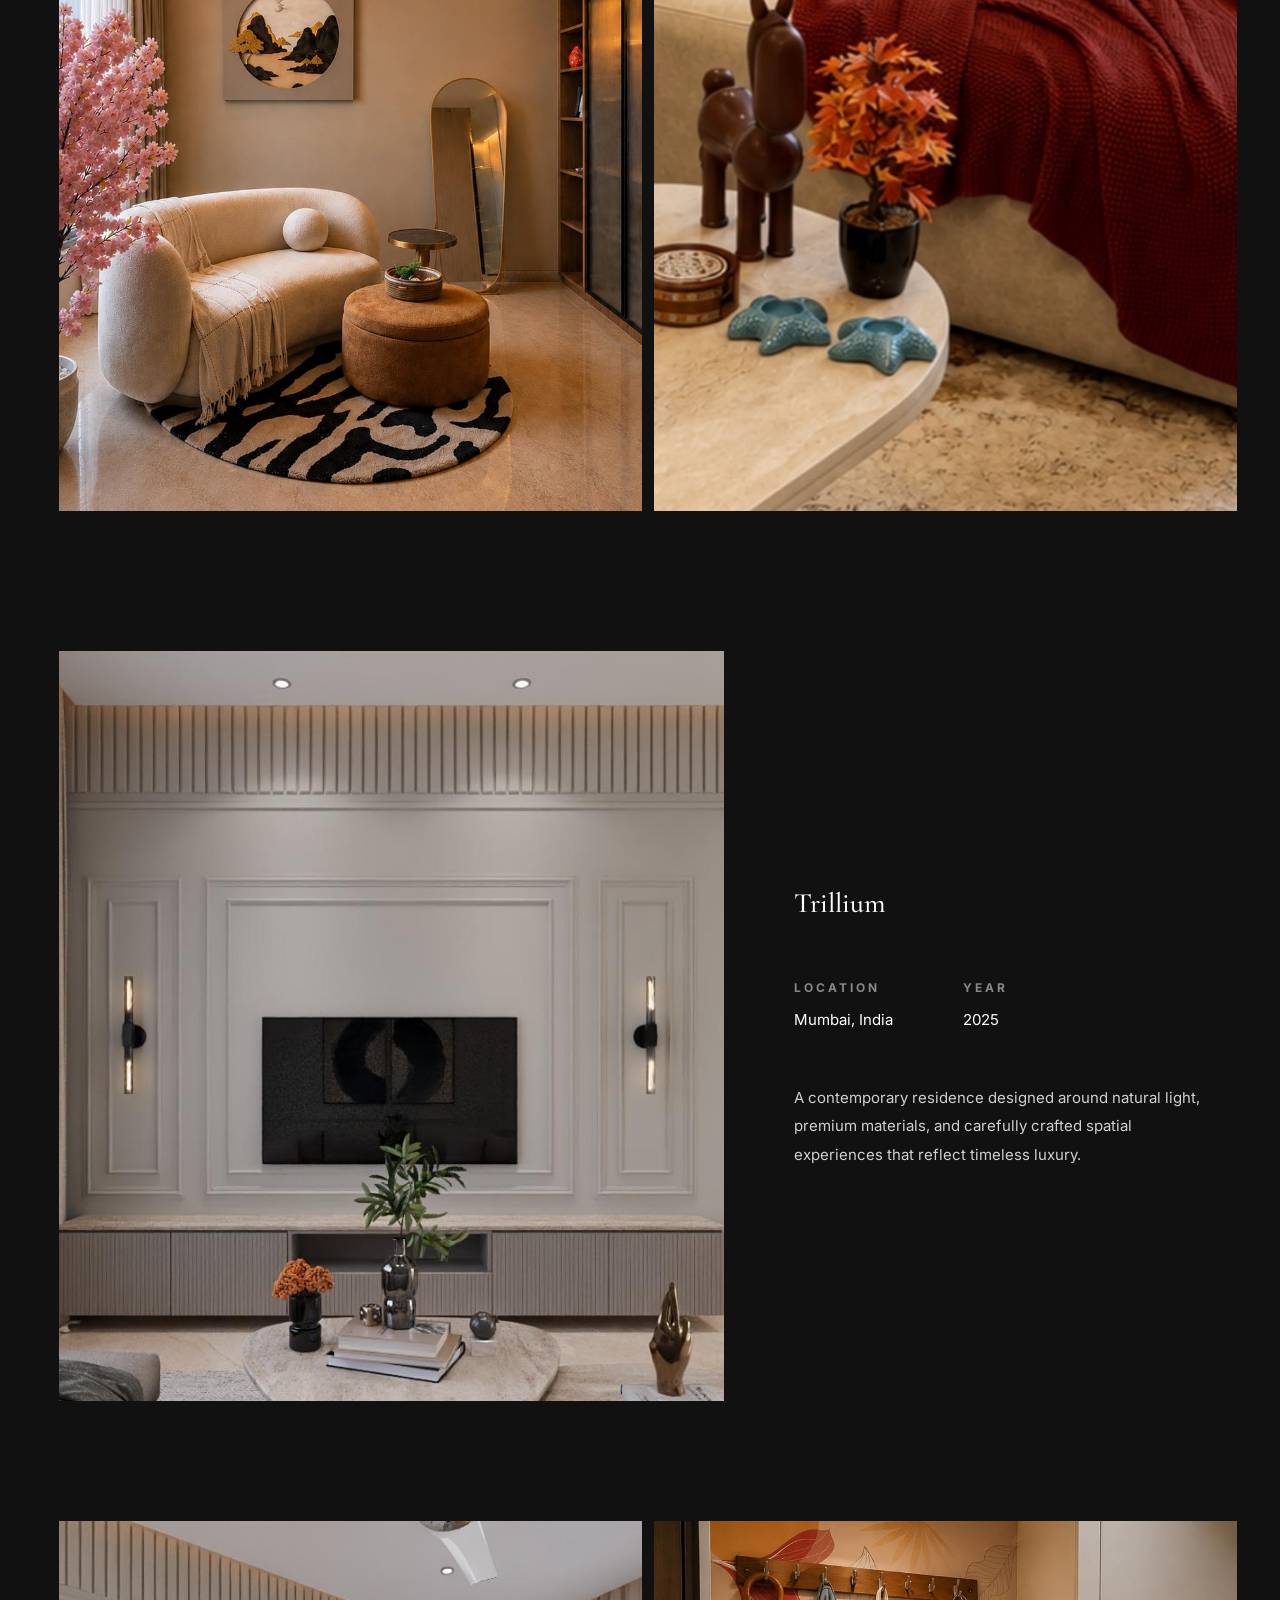
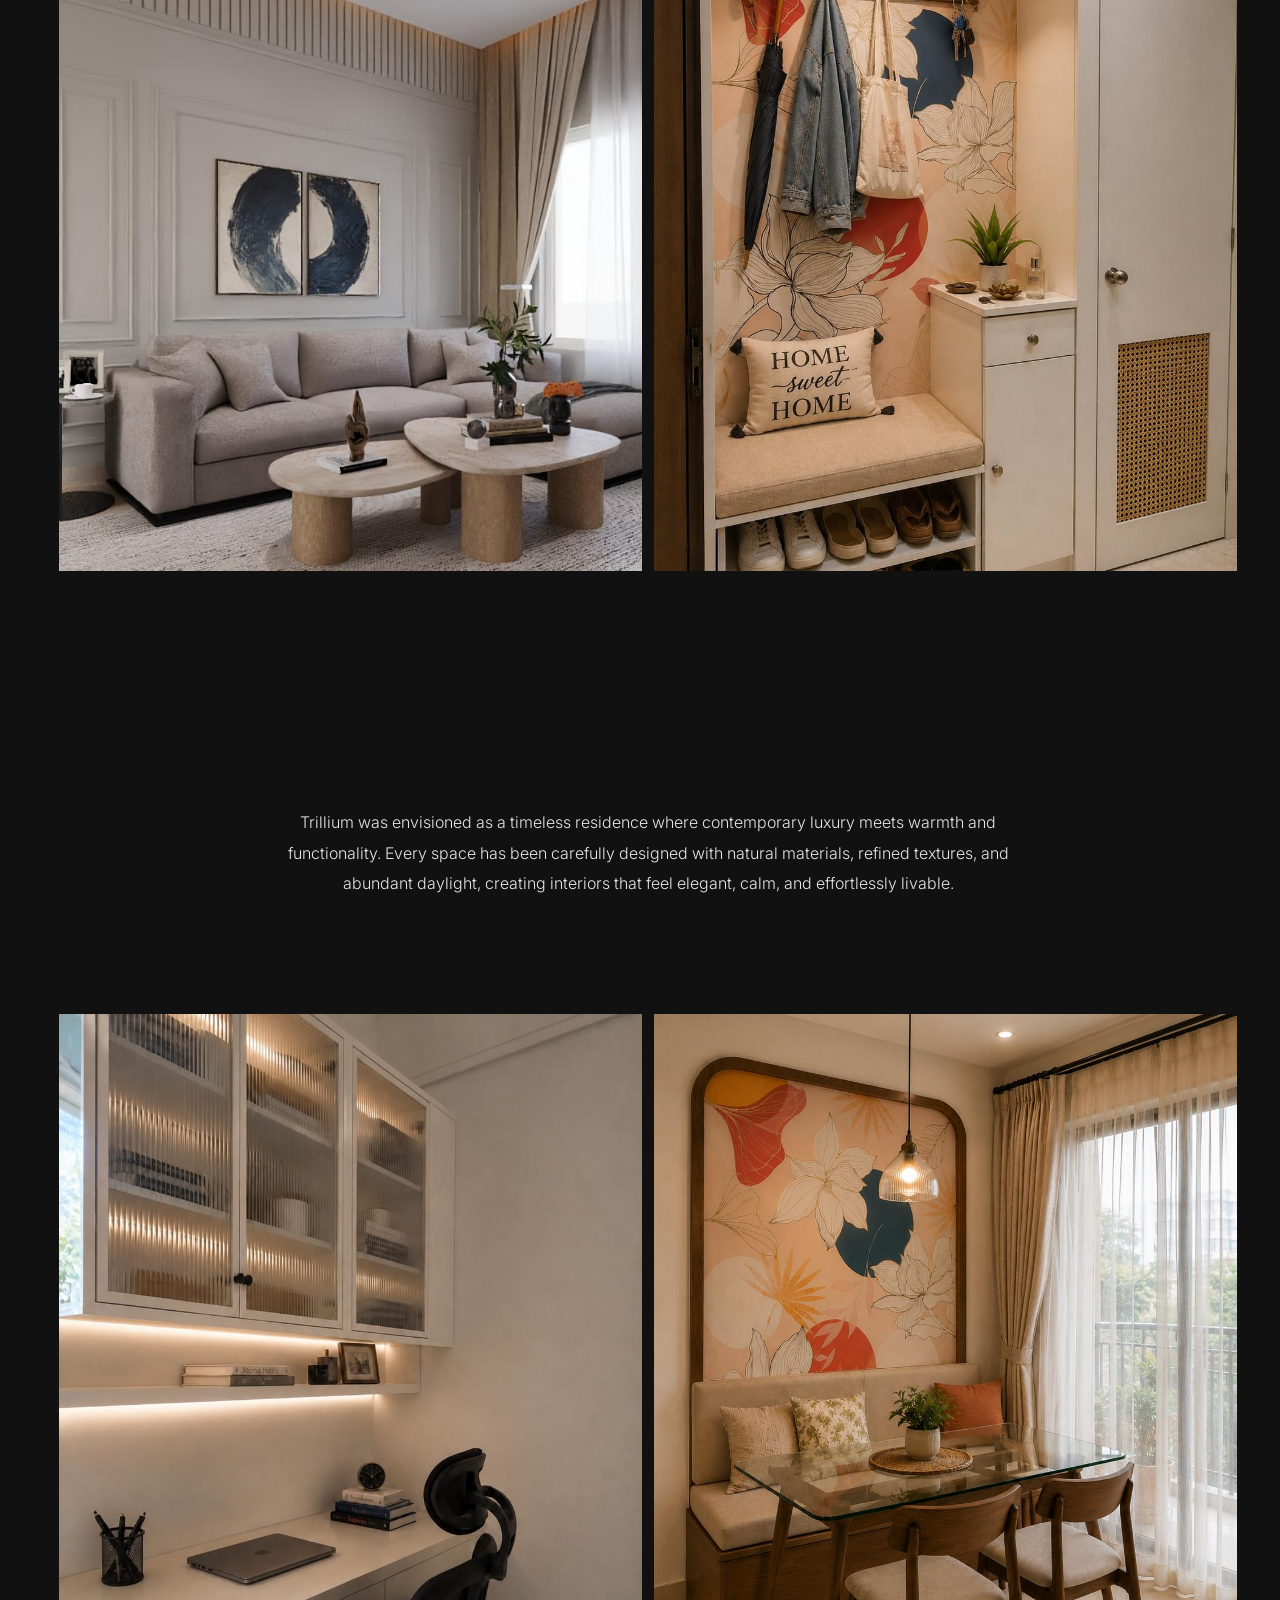
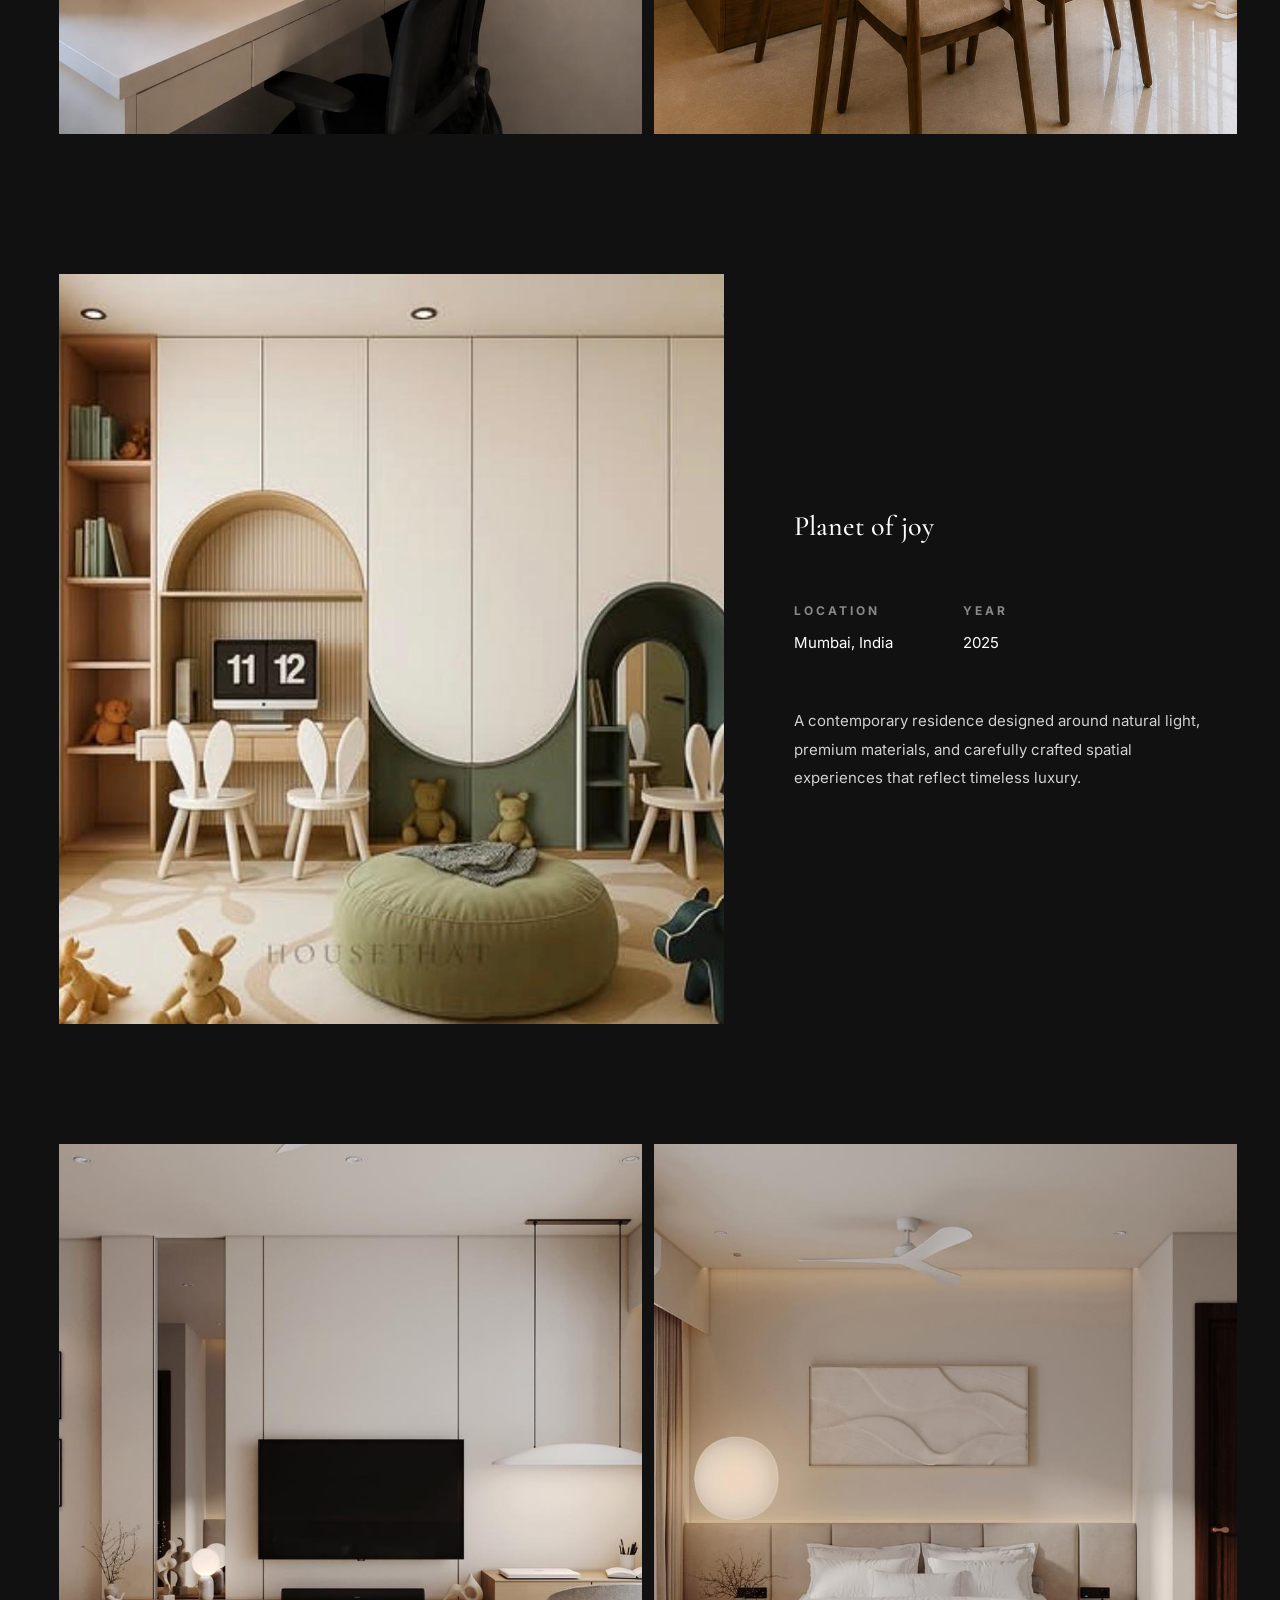
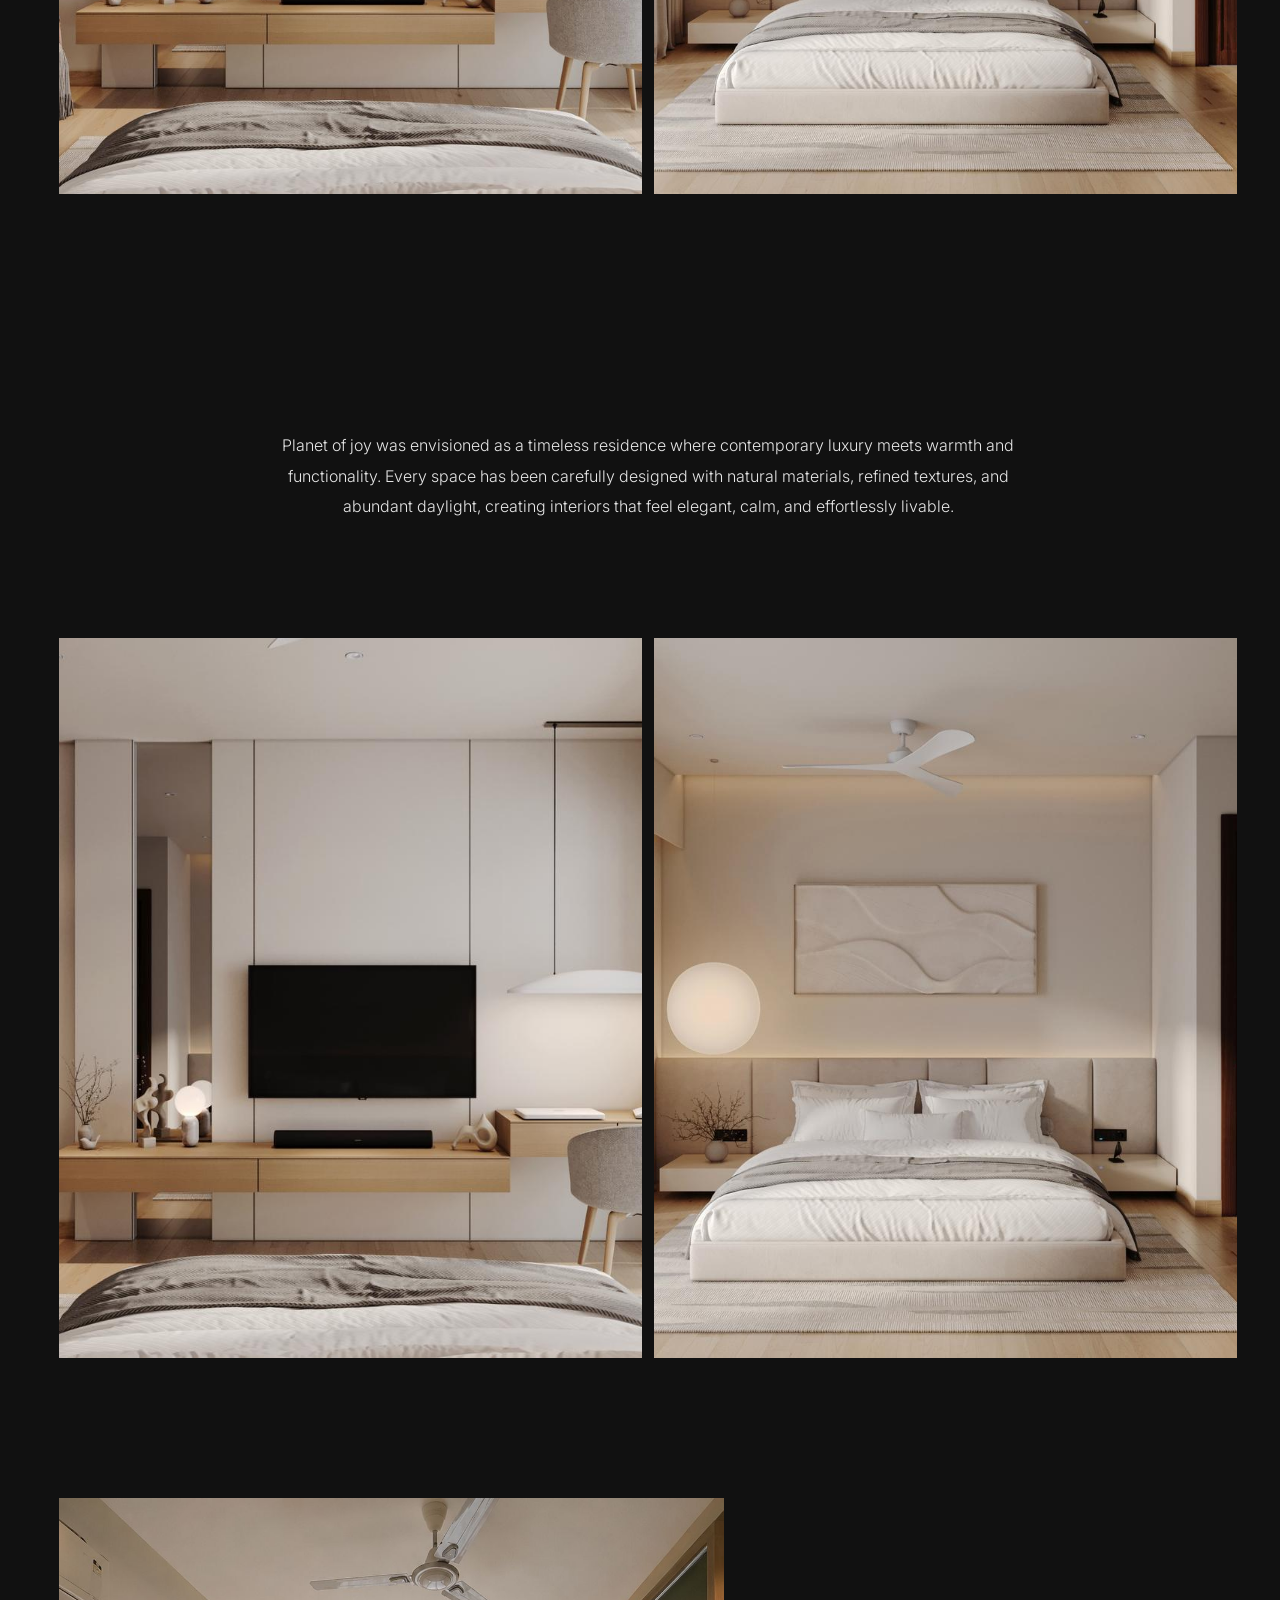
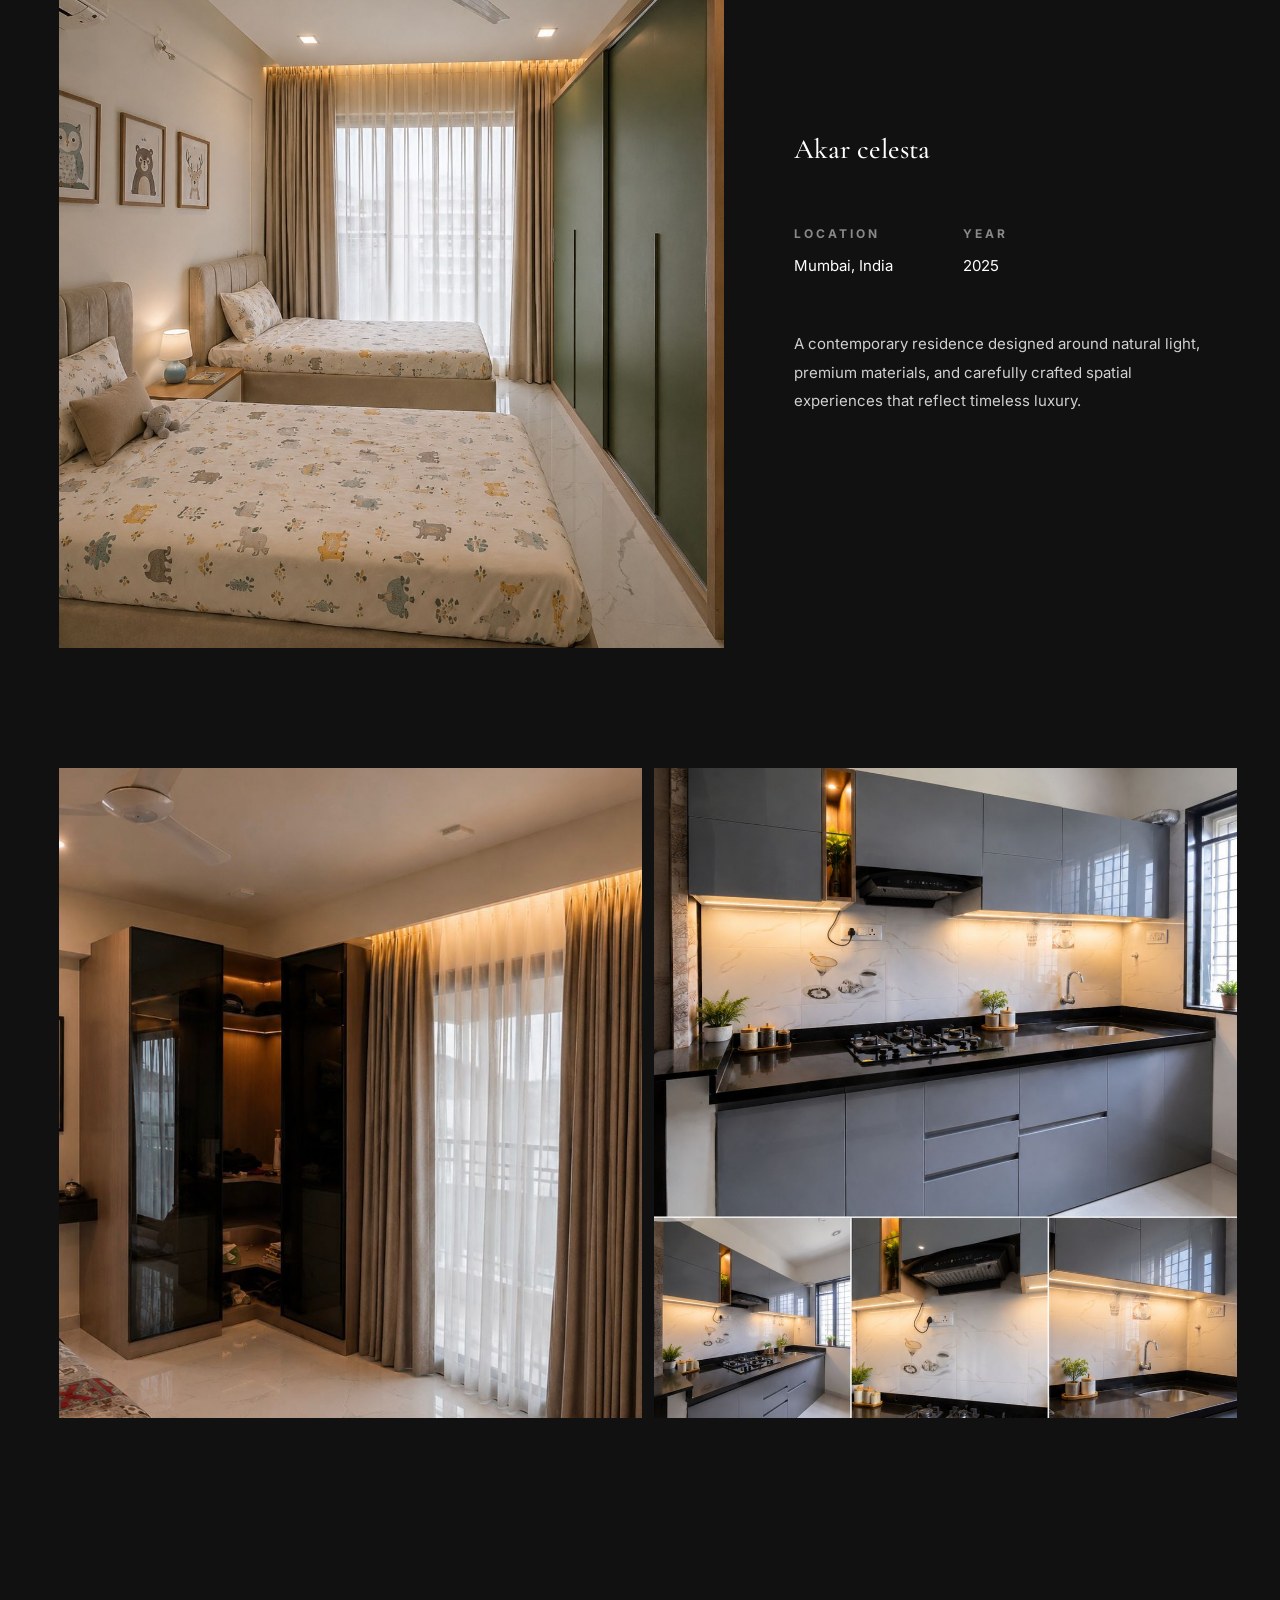
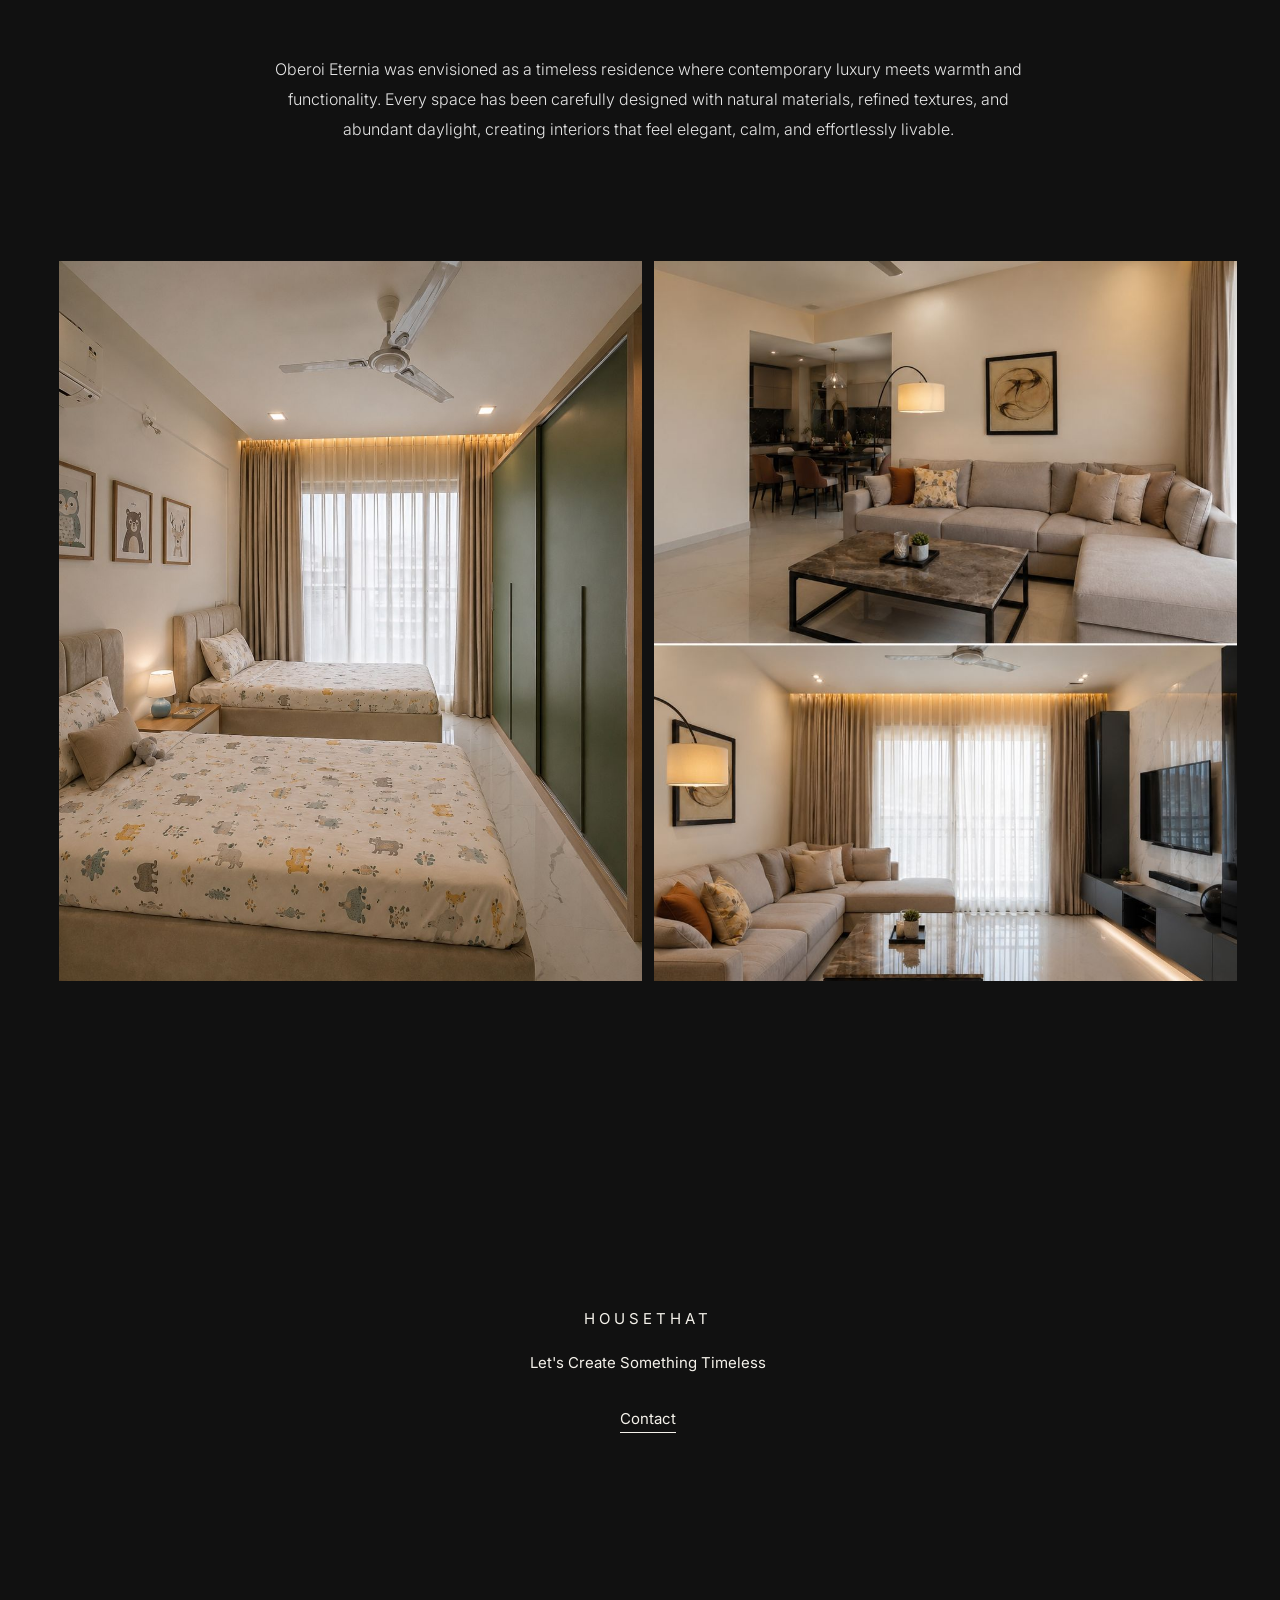
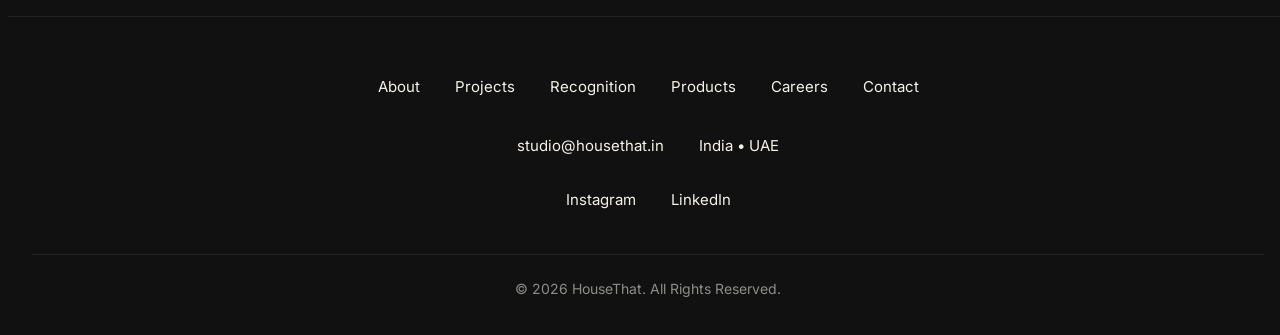
<file: luxuryinterior.html>
<!DOCTYPE html>
<html>
<head>
    <!-- Meta tags -->
    <meta charset="UTF-8">
<meta name="viewport" content="width=device-width, initial-scale=1.0">
   
<link rel="stylesheet" href="css/luxuryinterior.css">
     <link rel="stylesheet" href="css/navbar.css">
    <link
  rel="stylesheet"
  href="https://cdn.jsdelivr.net/npm/swiper@11/swiper-bundle.min.css"
/>
    <!-- Fonts -->
    <link rel="preconnect" href="https://fonts.googleapis.com">
<link rel="preconnect" href="https://fonts.gstatic.com" crossorigin>

<link href="https://fonts.googleapis.com/css2?family=Cormorant+Garamond:wght@400;500;600;700&family=Inter:wght@300;400;500;600&display=swap" rel="stylesheet">
    <!-- CSS links -->
</head>

<body>

  <!-- Navbar -->
  


<header class="ht-navbar">

    <div class="ht-container">

        <!-- HOUSETHAT BRAND -->

<div class="ht-brand">

    <a href="index.html" class="ht-logo">
        <img src="images/logo2.png" alt="HouseThat">
    </a>

</div>

        <!-- Desktop Navigation -->

       <nav class="ht-nav ht-nav-pill">

            <a href="index.html">Home</a>

            <a href="about.html">About</a>

            <!-- SERVICES -->

         <a href="services.html">Services</a>

            <!-- PROJECTS -->

            <div class="ht-dropdown">

                <a href="projects.html">

                    Projects

                    <span class="ht-arrow">▾</span>

                </a>

                <div class="ht-dropdown-menu">

                     <a href="luxuryinterior.html"> Luxury  Interiors</a>
        <a href="architecture.html">  Architecture</a>
      
       <a href="commercial.html">Commercial And Hospitality Interior</a>
                     <a href="photography.html">Photography</a>
                     <a href="3d.html">3D Visuals</a>
                </div>

            </div>

            <a href="awards.html">Recognition</a>

            <a href="products.html">Products</a>

            <a href="careers.html">Careers</a>

            <a href="contact.html">Contact</a>

        </nav>

        <!-- Mobile Menu Button -->

         <button id="htMenuBtn" class="ht-menu-btn">

            <span></span>
            <span></span>
            <span></span>

        </button>

    </div>

</header>

<!-- =========================
MOBILE NAVIGATION
========================= -->

<nav id="htMobileNav" class="ht-mobile-nav">

    <a href="index.html">Home</a>
    <a href="about.html">About</a>

    <a href="services.html">Services</a>
    <details>
       
          <summary>Projects</summary>
        <a href="luxuryinterior.html"> Luxury  Interiors</a>
        <a href="architecture.html">  Architecture</a>
      
       <a href="commercial.html">Commercial And Hospitality Interior</a>
       <a href="photography.html">Photography</a>
        <a href="3d.html">3D Visuals</a>
    </details>

    <a href="awards.html">Recognition</a>
    <a href="products.html">Products</a>
    <a href="careers.html">Careers</a>
    <a href="contact.html">Contact</a>

</nav>

    <!-- ==========================
     PROJECT HERO
========================== -->

<section class="project-hero">

    <img src="images/glass2.jpg"
         alt="Luxury Interiors">

    <div class="project-hero-overlay"></div>

    <div class="project-hero-content">

        <span>
            LUXURY INTERIORS
        </span>

    </div>

</section>

    <!-- ==========================
     PROJECT 01
========================== -->

<section class="project-intro">

    <div class="project-image">

        <img src="images/oberoi1.jpg" alt="Villa Serenity">

    </div>

    <div class="project-info">


        <h2>
           Oberoi Eternia
        </h2>

        <div class="project-meta">

            <div>
                <h5>Location</h5>
                <p>Mumbai, India</p>
            </div>

            <div>
                <h5>Year</h5>
                <p>2025</p>
            </div>

        </div>

        <p class="project-description">

            A contemporary residence designed around natural light,
            premium materials, and carefully crafted spatial
            experiences that reflect timeless luxury.

        </p>

    </div>

</section>
    <!-- ==========================
     PROJECT GALLERY 01
========================== -->

<section class="project-gallery">

    <div class="gallery-image">

        <img src="images/oberoi2.jpg" alt="Luxury Interior">

    </div>

    <div class="gallery-image">

        <img src="images/oberoi3.jpg" alt="Luxury Interior">

    </div>

</section>

    <!-- ==========================
     PROJECT STORY
========================== -->

<section class="project-story">

    <div class="story-content">

        <p>
            Oberoi Eternia was envisioned as a timeless residence where
            contemporary luxury meets warmth and functionality. Every
            space has been carefully designed with natural materials,
            refined textures, and abundant daylight, creating interiors
            that feel elegant, calm, and effortlessly livable.
        </p>

    </div>

</section>

   

    <!-- ==========================
     PROJECT GALLERY 02
========================== -->

<section class="project-gallery gallery-large">

    <div class="gallery-image">

        <img src="images/oberoi4.jpg" alt="Luxury Interior">

    </div>

    <div class="gallery-image">

        <img src="images/hero1.jpg" alt="Luxury Interior">

    </div>

</section>


        <!-- ==========================
     PROJECT 02
========================== -->

<section class="project-intro">

    <div class="project-image">

        <img src="images/trillium2.jpg" alt="Villa Serenity">

    </div>

    <div class="project-info">


        <h2>
         Trillium
        </h2>

        <div class="project-meta">

            <div>
                <h5>Location</h5>
                <p>Mumbai, India</p>
            </div>

            <div>
                <h5>Year</h5>
                <p>2025</p>
            </div>

        </div>

        <p class="project-description">

            A contemporary residence designed around natural light,
            premium materials, and carefully crafted spatial
            experiences that reflect timeless luxury.

        </p>

    </div>

</section>
    <!-- ==========================
     PROJECT GALLERY 01
========================== -->

<section class="project-gallery">

    <div class="gallery-image">

        <img src="images/trillium1.jpg" alt="Luxury Interior">

    </div>

    <div class="gallery-image">

        <img src="images/trillium3.jpg" alt="Luxury Interior">

    </div>

</section>

    <!-- ==========================
     PROJECT STORY
========================== -->

<section class="project-story">

    <div class="story-content">

        <p>
           Trillium was envisioned as a timeless residence where
            contemporary luxury meets warmth and functionality. Every
            space has been carefully designed with natural materials,
            refined textures, and abundant daylight, creating interiors
            that feel elegant, calm, and effortlessly livable.
        </p>

    </div>

</section>

   

    <!-- ==========================
     PROJECT GALLERY 02
========================== -->

<section class="project-gallery gallery-large">

    <div class="gallery-image">

        <img src="images/trilllium3.jpg" alt="Luxury Interior">

    </div>

    <div class="gallery-image">

        <img src="images/trillium4.jpg" alt="Luxury Interior">

    </div>

</section>

        <!-- ==========================
     PROJECT 03
========================== -->

<section class="project-intro">

    <div class="project-image">

        <img src="images/joy1.jpg" alt="Villa Serenity">

    </div>

    <div class="project-info">


        <h2>
          Planet of joy 
        </h2>

        <div class="project-meta">

            <div>
                <h5>Location</h5>
                <p>Mumbai, India</p>
            </div>

            <div>
                <h5>Year</h5>
                <p>2025</p>
            </div>

        </div>

        <p class="project-description">

            A contemporary residence designed around natural light,
            premium materials, and carefully crafted spatial
            experiences that reflect timeless luxury.

        </p>

    </div>

</section>
    <!-- ==========================
     PROJECT GALLERY 01
========================== -->

<section class="project-gallery">

    <div class="gallery-image">

        <img src="images/joy2.jpg" alt="Luxury Interior">

    </div>

    <div class="gallery-image">

        <img src="images/joy3.jpg" alt="Luxury Interior">

    </div>

</section>

    <!-- ==========================
     PROJECT STORY
========================== -->

<section class="project-story">

    <div class="story-content">

        <p>
           Planet of joy  was envisioned as a timeless residence where
            contemporary luxury meets warmth and functionality. Every
            space has been carefully designed with natural materials,
            refined textures, and abundant daylight, creating interiors
            that feel elegant, calm, and effortlessly livable.
        </p>

    </div>

</section>

   

    <!-- ==========================
     PROJECT GALLERY 02
========================== -->

<section class="project-gallery gallery-large">

    <div class="gallery-image">

        <img src="images/joy2.jpg" alt="Luxury Interior">

    </div>

    <div class="gallery-image">

        <img src="images/joy3.jpg" alt="Luxury Interior">

    </div>

</section>

      <!-- ==========================
     PROJECT 04
========================== -->

<section class="project-intro">

    <div class="project-image">

        <img src="images/akar3.jpg" alt="Villa Serenity">

    </div>

    <div class="project-info">


        <h2>
          Akar celesta 
        </h2>

        <div class="project-meta">

            <div>
                <h5>Location</h5>
                <p>Mumbai, India</p>
            </div>

            <div>
                <h5>Year</h5>
                <p>2025</p>
            </div>

        </div>

        <p class="project-description">

            A contemporary residence designed around natural light,
            premium materials, and carefully crafted spatial
            experiences that reflect timeless luxury.

        </p>

    </div>

</section>
    <!-- ==========================
     PROJECT GALLERY 01
========================== -->

<section class="project-gallery">

    <div class="gallery-image">

        <img src="images/akar2.jpg" alt="Luxury Interior">

    </div>

    <div class="gallery-image">

        <img src="images/akar4.jpg" alt="Luxury Interior">

    </div>

</section>

    <!-- ==========================
     PROJECT STORY
========================== -->

<section class="project-story">

    <div class="story-content">

        <p>
            Oberoi Eternia was envisioned as a timeless residence where
            contemporary luxury meets warmth and functionality. Every
            space has been carefully designed with natural materials,
            refined textures, and abundant daylight, creating interiors
            that feel elegant, calm, and effortlessly livable.
        </p>

    </div>

</section>

   

    <!-- ==========================
     PROJECT GALLERY 02
========================== -->

<section class="project-gallery gallery-large">

    <div class="gallery-image">

        <img src="images/akar3.jpg" alt="Luxury Interior">

    </div>

    <div class="gallery-image">

        <img src="images/akar1.jpg" alt="Luxury Interior">

    </div>

</section>

 

    

     <section class="cta-section">

    <div class="cta-content">

        <span>HOUSETHAT</span>

        <p>
            Let's Create Something Timeless
        </p>

        <a href="contact.html">
           Contact
        </a>

    </div>

</section>

    <!-- Footer -->
<footer class="footer">

    <div class="footer-links">

        <a href="about.html">About</a>

        <a href="projects.html">Projects</a>

        <a href="awards.html">Recognition</a>

        <a href="products.html">Products</a>

        <a href="careers.html">Careers</a>

        <a href="contact.html">Contact</a>

    </div>

    <div class="footer-contact">

        <a href="mailto:studio@housethat.in">
            studio@housethat.in
        </a>

        <span>India • UAE</span>

    </div>

    <div class="footer-social">

        <a href="https://www.instagram.com/housethat.co/" target="_blank">
            Instagram
        </a>

        <a href="https://www.linkedin.com/" target="_blank">
            LinkedIn
        </a>

    </div>

    <div class="footer-bottom">

        © 2026 HouseThat. All Rights Reserved.

    </div>

</footer>

    <!-- JS files -->
    <script src="js/main.js"></script>
  
    <script src="https://cdn.jsdelivr.net/npm/swiper@11/swiper-bundle.min.js"></script>

</body>
</html>
</file>
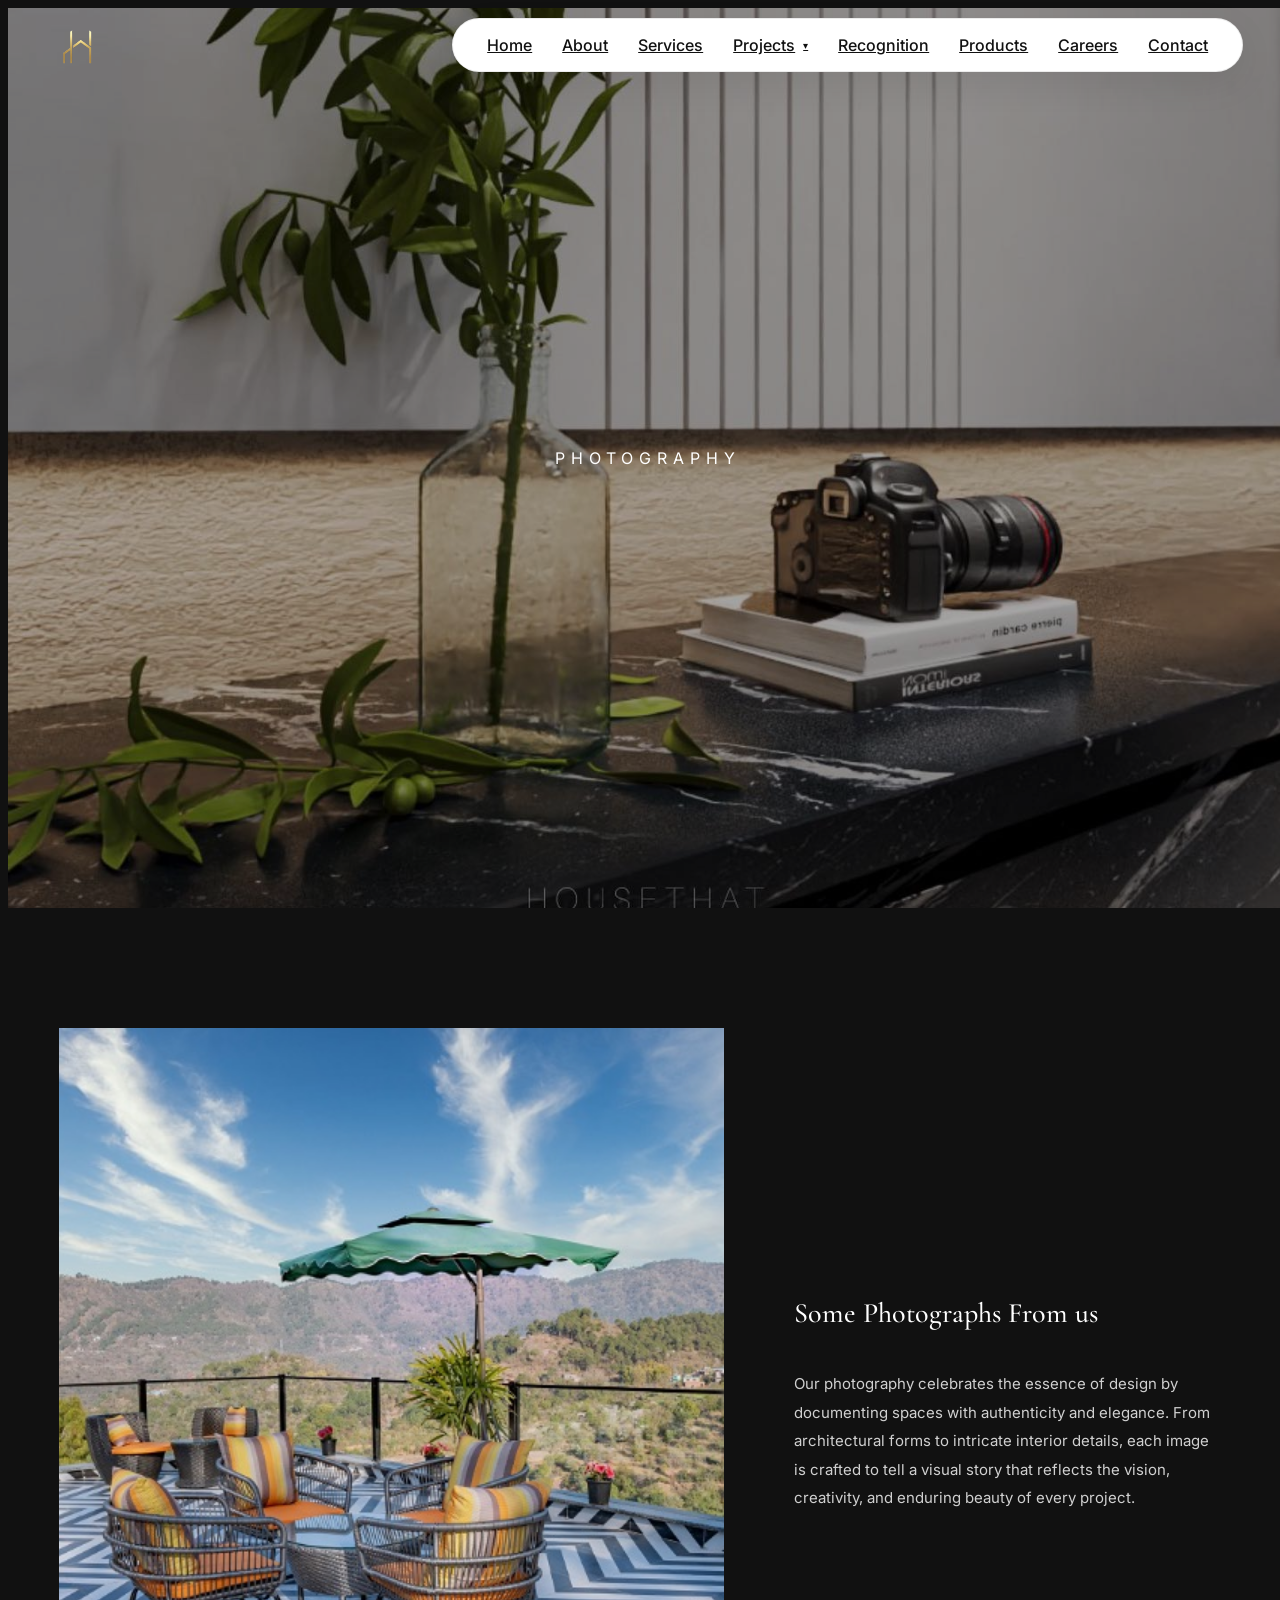
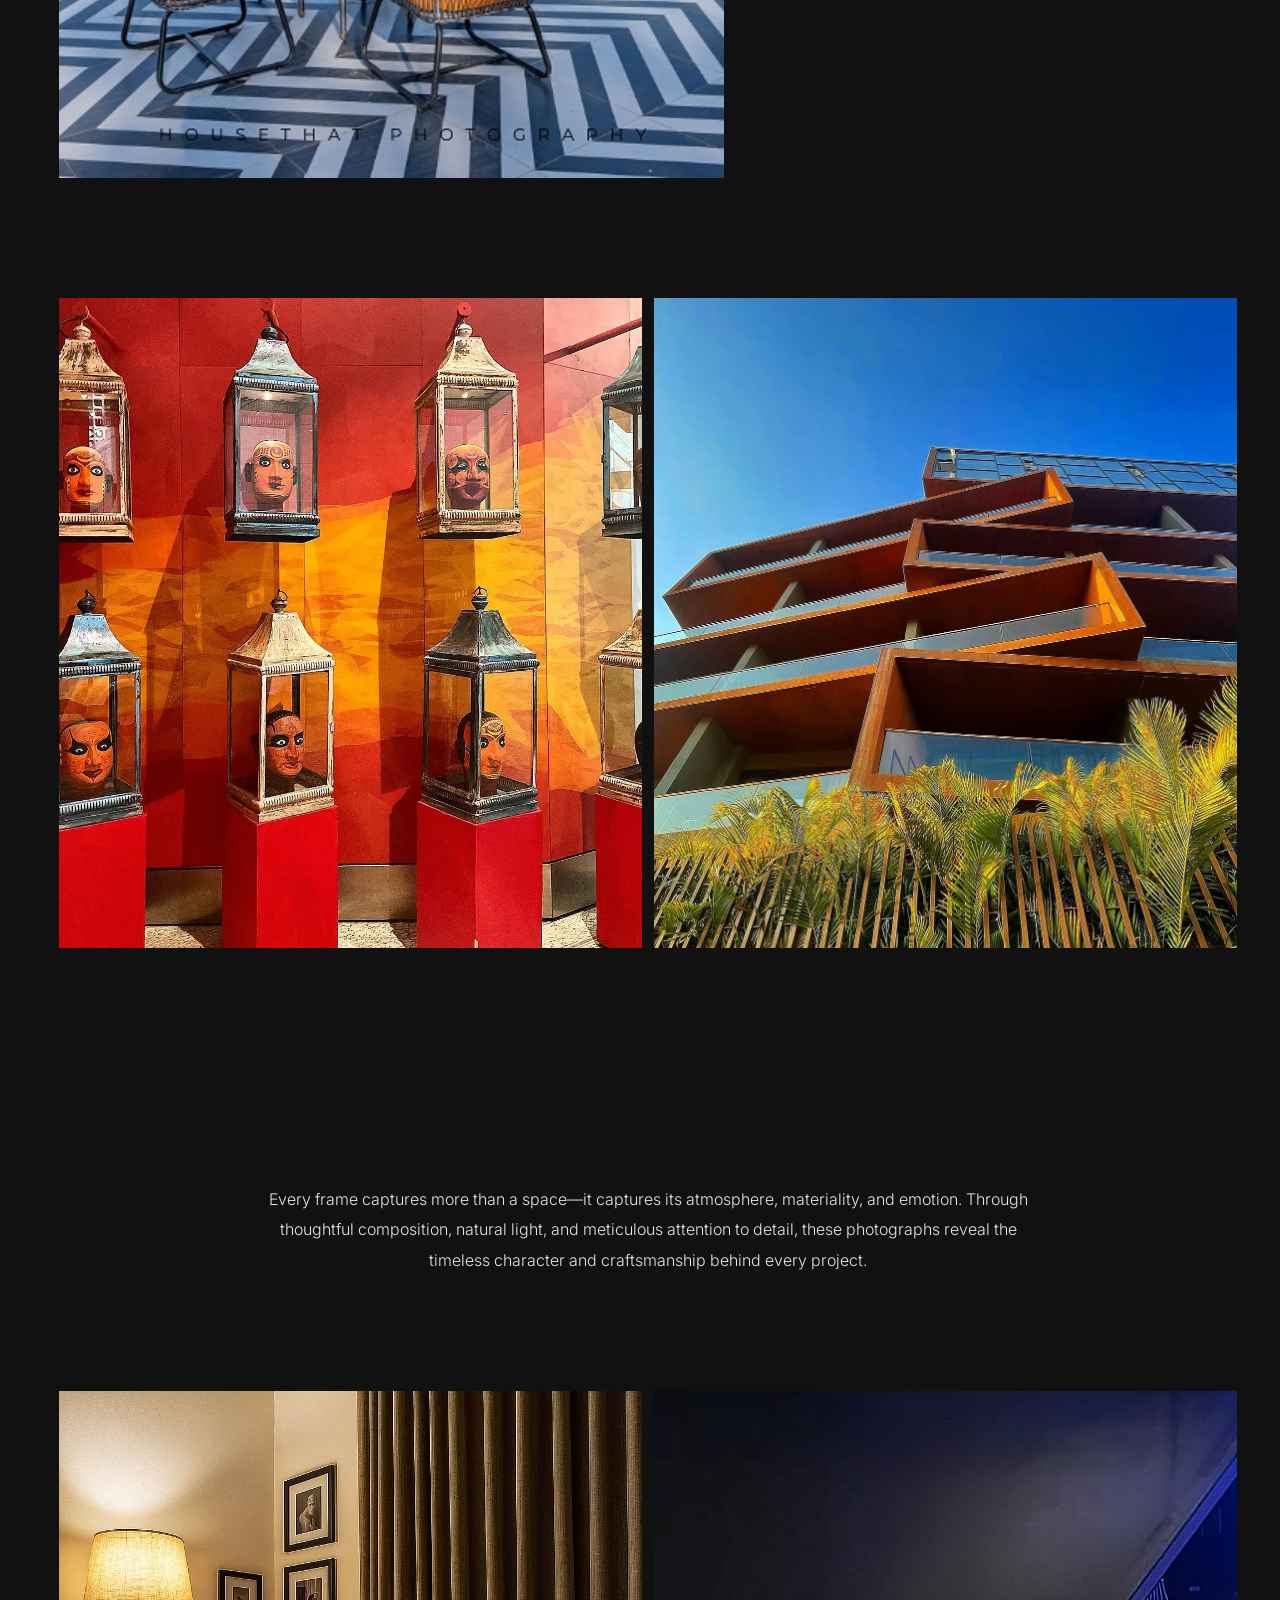
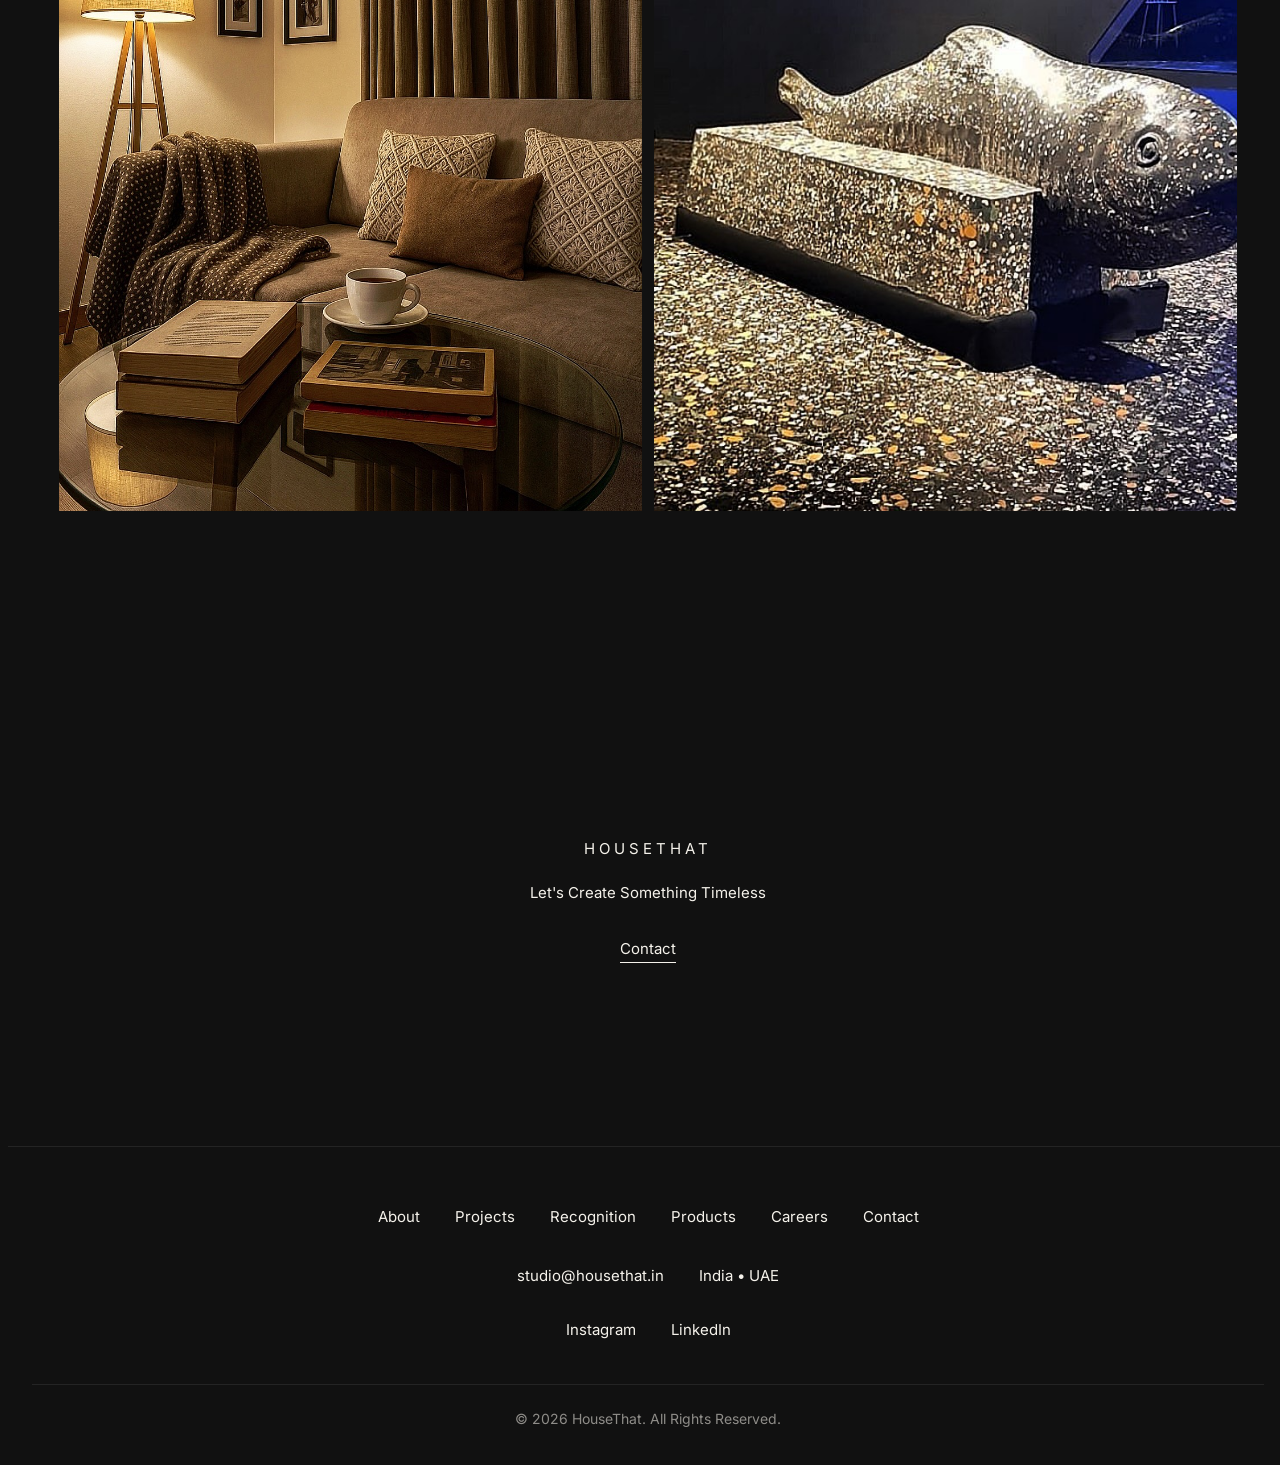
<file: photography.html>
<!DOCTYPE html>
<html>
<head>
    <!-- Meta tags -->
    <meta charset="UTF-8">
<meta name="viewport" content="width=device-width, initial-scale=1.0">
   
<link rel="stylesheet" href="css/luxuryinterior.css">
     <link rel="stylesheet" href="css/navbar.css">
    <link
  rel="stylesheet"
  href="https://cdn.jsdelivr.net/npm/swiper@11/swiper-bundle.min.css"
/>
    <!-- Fonts -->
    <link rel="preconnect" href="https://fonts.googleapis.com">
<link rel="preconnect" href="https://fonts.gstatic.com" crossorigin>

<link href="https://fonts.googleapis.com/css2?family=Cormorant+Garamond:wght@400;500;600;700&family=Inter:wght@300;400;500;600&display=swap" rel="stylesheet">
    <!-- CSS links -->
</head>

<body>

    <!-- Navbar -->
  


<header class="ht-navbar">

    <div class="ht-container">

        <!-- HOUSETHAT BRAND -->

<div class="ht-brand">

    <a href="index.html" class="ht-logo">
        <img src="images/logo2.png" alt="HouseThat">
    </a>

</div>

        <!-- Desktop Navigation -->

       <nav class="ht-nav ht-nav-pill">

            <a href="index.html">Home</a>

            <a href="about.html">About</a>

            <!-- SERVICES -->

         <a href="services.html">Services</a>

            <!-- PROJECTS -->

            <div class="ht-dropdown">

                <a href="projects.html">

                    Projects

                    <span class="ht-arrow">▾</span>

                </a>

                <div class="ht-dropdown-menu">

                     <a href="luxuryinterior.html"> Luxury  Interiors</a>
        <a href="architecture.html">  Architecture</a>
      
       <a href="commercial.html">Commercial And Hospitality Interior</a>
                     <a href="photography.html">Photography</a>
                     <a href="3d.html">3D Visuals</a>
                </div>

            </div>

            <a href="awards.html">Recognition</a>

            <a href="products.html">Products</a>

            <a href="careers.html">Careers</a>

            <a href="contact.html">Contact</a>

        </nav>

        <!-- Mobile Menu Button -->

         <button id="htMenuBtn" class="ht-menu-btn">

            <span></span>
            <span></span>
            <span></span>

        </button>

    </div>

</header>

<!-- =========================
MOBILE NAVIGATION
========================= -->

<nav id="htMobileNav" class="ht-mobile-nav">

    <a href="index.html">Home</a>
    <a href="about.html">About</a>

    <a href="services.html">Services</a>
    <details>
       
          <summary>Projects</summary>
        <a href="luxuryinterior.html"> Luxury  Interiors</a>
        <a href="architecture.html">  Architecture</a>
      
       <a href="commercial.html">Commercial And Hospitality Interior</a>
       <a href="photography.html">Photography</a>
        <a href="3d.html">3D Visuals</a>
    </details>

    <a href="awards.html">Recognition</a>
    <a href="products.html">Products</a>
    <a href="careers.html">Careers</a>
    <a href="contact.html">Contact</a>

</nav>
<main>
    <!-- ==========================
     PROJECT HERO
========================== -->

<section class="project-hero">

    <img src="images/photoo1.jpg"
         alt="Luxury Interiors">

    <div class="project-hero-overlay"></div>

    <div class="project-hero-content">

        <span>
          Photography
        </span>

    </div>

</section>

    <!-- ==========================
     PROJECT 02
========================== -->

<section class="project-intro">

    <div class="project-image">

        <img src="images/photo5.jpg" alt="Villa Serenity">

    </div>

    <div class="project-info">


        <h2>
         Some Photographs From us 
        </h2>

      

        <p class="project-description">

          Our photography celebrates the essence of design by documenting spaces with authenticity and elegance. From architectural forms to intricate interior details, each image is crafted to tell a visual story that reflects the vision, creativity, and enduring beauty of every project.

        </p>

    </div>

</section>
    <!-- ==========================
     PROJECT GALLERY 01
========================== -->

<section class="project-gallery">

    <div class="gallery-image">

        <img src="images/photo3.jpg" alt="Luxury Interior">

    </div>

    <div class="gallery-image">

        <img src="images/photo2.jpg" alt="Luxury Interior">

    </div>

</section>

    <!-- ==========================
     PROJECT STORY
========================== -->

<section class="project-story">

    <div class="story-content">

        <p>
           Every frame captures more than a space—it captures its atmosphere, materiality, and emotion. Through thoughtful composition, natural light, and meticulous attention to detail, these photographs reveal the timeless character and craftsmanship behind every project.
        </p>

    </div>

</section>

   

    <!-- ==========================
     PROJECT GALLERY 02
========================== -->

<section class="project-gallery gallery-large">

    <div class="gallery-image">

        <img src="images/photo1.jpg" alt="Luxury Interior">

    </div>

    <div class="gallery-image">

        <img src="images/photo4.jpg" alt="Luxury Interior">

    </div>

</section>

  </main>


    


  
 

    

     <section class="cta-section">

    <div class="cta-content">

        <span>HOUSETHAT</span>

        <p>
            Let's Create Something Timeless
        </p>

        <a href="contact.html">
           Contact
        </a>

    </div>

</section>

    <!-- Footer -->
<footer class="footer">

    <div class="footer-links">

        <a href="about.html">About</a>

        <a href="projects.html">Projects</a>

        <a href="awards.html">Recognition</a>

        <a href="products.html">Products</a>

        <a href="careers.html">Careers</a>

        <a href="contact.html">Contact</a>

    </div>

    <div class="footer-contact">

        <a href="mailto:studio@housethat.in">
            studio@housethat.in
        </a>

        <span>India • UAE</span>

    </div>

    <div class="footer-social">

        <a href="https://www.instagram.com/housethat.co/" target="_blank">
            Instagram
        </a>

        <a href="https://www.linkedin.com/" target="_blank">
            LinkedIn
        </a>

    </div>

    <div class="footer-bottom">

        © 2026 HouseThat. All Rights Reserved.

    </div>

</footer>

    <!-- JS files -->
    <script src="js/main.js"></script>
  
    <script src="https://cdn.jsdelivr.net/npm/swiper@11/swiper-bundle.min.js"></script>

</body>
</html>
</file>
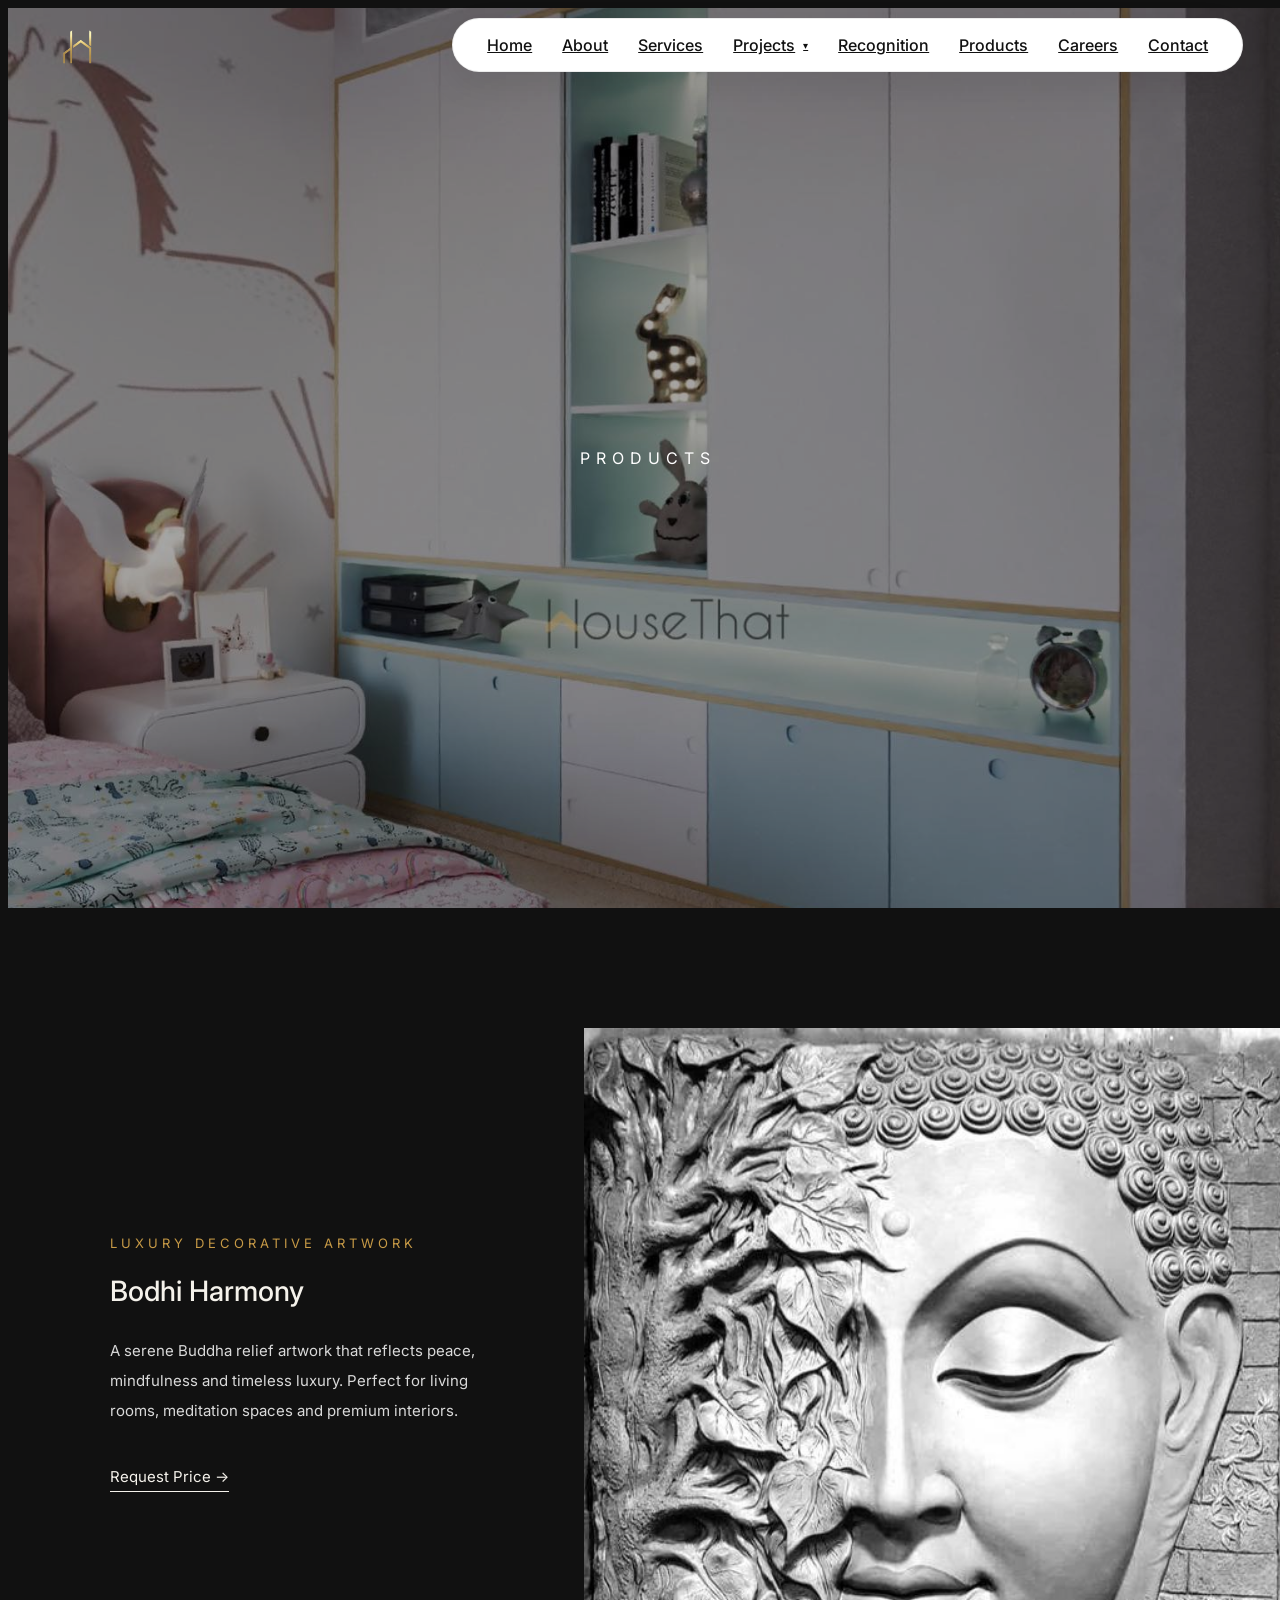
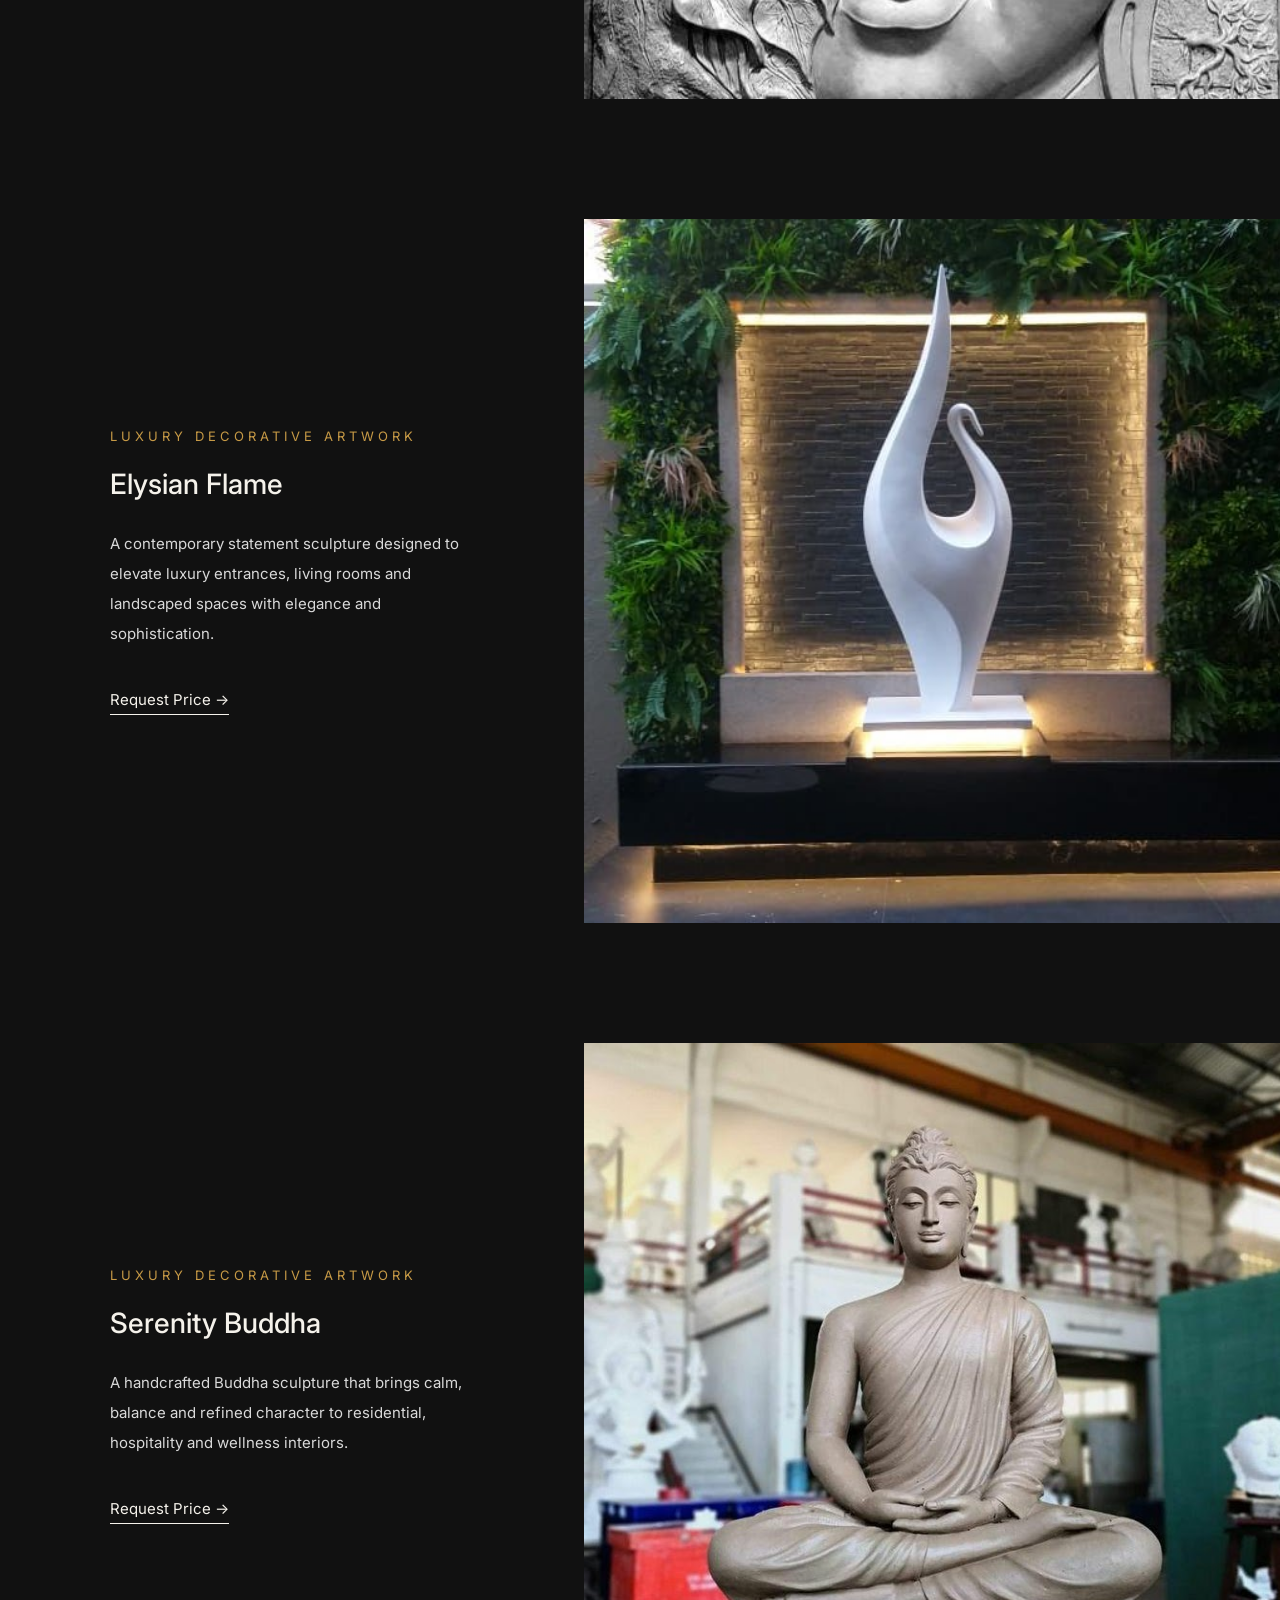
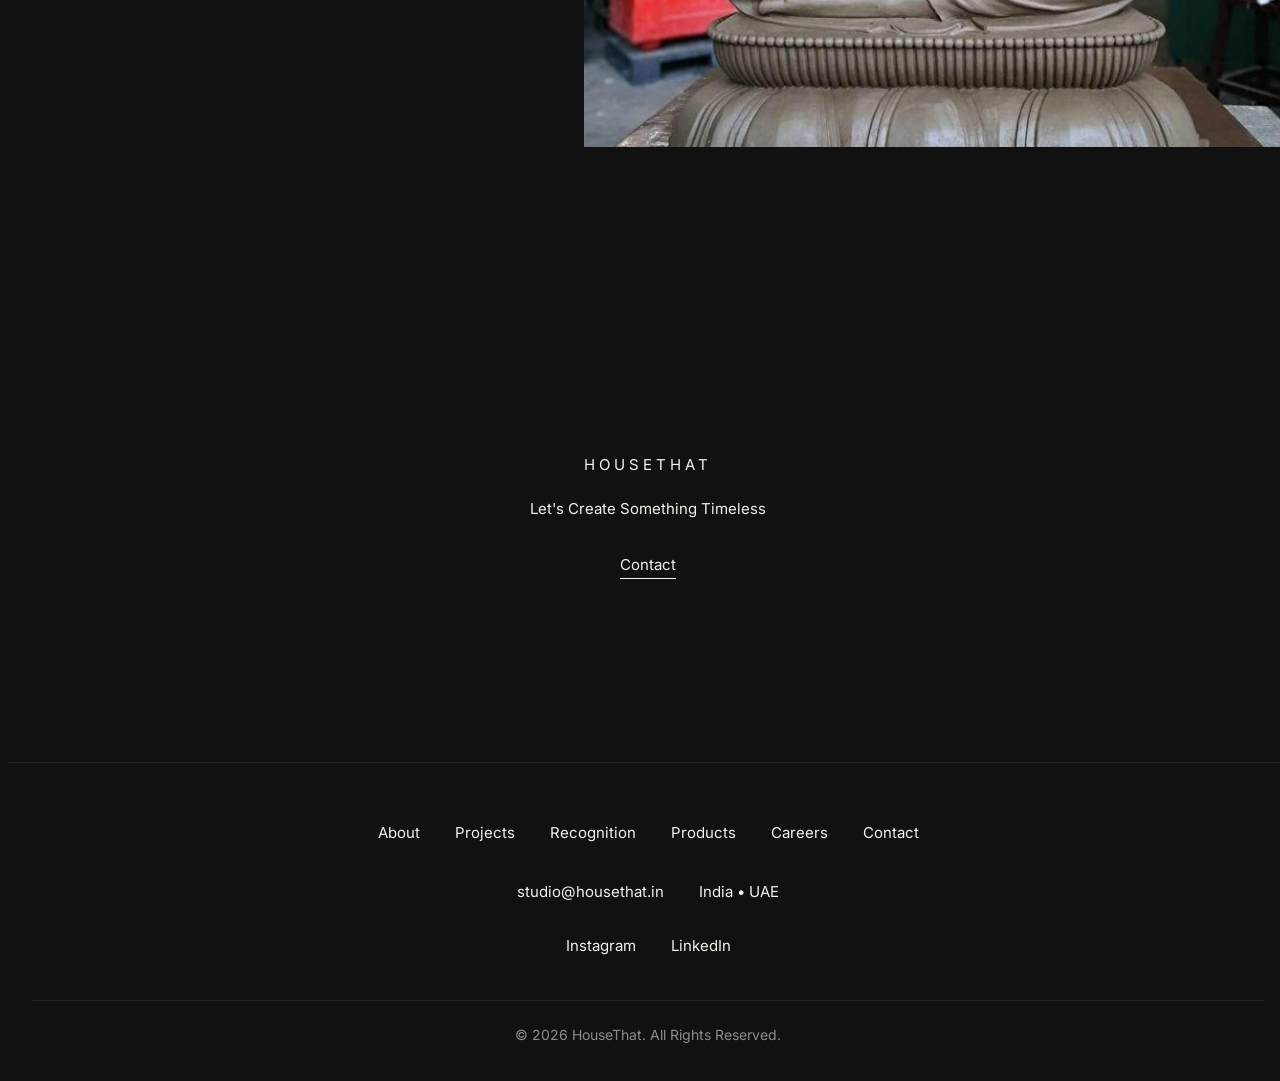
<file: products.html>
<!DOCTYPE html>
<html lang="en">
<head>
  <meta charset="UTF-8" />
  <meta name="viewport" content="width=device-width, initial-scale=1.0" />
  <title>Products | HouseThat</title>

  <link rel="preconnect" href="https://fonts.googleapis.com">
  <link href="https://fonts.googleapis.com/css2?family=Cormorant+Garamond:wght@300;400;500;600&family=Inter:wght@300;400;500;600&display=swap" rel="stylesheet">
  <link rel="stylesheet" href="css/products.css">
 <link rel="stylesheet" href="css/navbar.css">
 

  <link rel="stylesheet"
      href="https://cdnjs.cloudflare.com/ajax/libs/font-awesome/6.7.2/css/all.min.css">


</head>

<body>

  <!-- Navbar -->
  


<header class="ht-navbar">

    <div class="ht-container">

        <!-- HOUSETHAT BRAND -->

<div class="ht-brand">

    <a href="index.html" class="ht-logo">
        <img src="images/logo2.png" alt="HouseThat">
    </a>

</div>

        <!-- Desktop Navigation -->

       <nav class="ht-nav ht-nav-pill">

            <a href="index.html">Home</a>

            <a href="about.html">About</a>

            <!-- SERVICES -->

         <a href="services.html">Services</a>

            <!-- PROJECTS -->

            <div class="ht-dropdown">

                <a href="projects.html">

                    Projects

                    <span class="ht-arrow">▾</span>

                </a>

                <div class="ht-dropdown-menu">

                     <a href="luxuryinterior.html"> Luxury  Interiors</a>
        <a href="architecture.html">  Architecture</a>
      
       <a href="commercial.html">Commercial And Hospitality Interior</a>
                     <a href="photography.html">Photography</a>
                     <a href="3d.html">3D Visuals</a>
                </div>

            </div>

            <a href="awards.html">Recognition</a>

            <a href="products.html">Products</a>

            <a href="careers.html">Careers</a>

            <a href="contact.html">Contact</a>

        </nav>

        <!-- Mobile Menu Button -->

         <button id="htMenuBtn" class="ht-menu-btn">

            <span></span>
            <span></span>
            <span></span>

        </button>

    </div>

</header>

<!-- =========================
MOBILE NAVIGATION
========================= -->

<nav id="htMobileNav" class="ht-mobile-nav">

    <a href="index.html">Home</a>
    <a href="about.html">About</a>

    <a href="services.html">Services</a>
    <details>
       
          <summary>Projects</summary>
        <a href="luxuryinterior.html"> Luxury  Interiors</a>
        <a href="architecture.html">  Architecture</a>
      
       <a href="commercial.html">Commercial And Hospitality Interior</a>
       <a href="photography.html">Photography</a>
        <a href="3d.html">3D Visuals</a>
    </details>

    <a href="awards.html">Recognition</a>
    <a href="products.html">Products</a>
    <a href="careers.html">Careers</a>
    <a href="contact.html">Contact</a>

</nav>
<main>

<!-- ==========================
     PRODUCTS HERO
========================== -->

<section class="products-hero">

    <img src="images/bed2.jpg" alt="Products">

    <div class="products-hero-overlay"></div>

    <div class="products-hero-content">

        <span>PRODUCTS</span>

    </div>

</section>

  <!--====================================
        PRODUCT
=====================================-->

<section class="product-section">

    <div class="product-content">

        <span class="product-category">Luxury Decorative Artwork</span>

        <h2>Bodhi Harmony</h2>

        <p>
           A serene Buddha relief artwork that reflects peace, mindfulness and timeless luxury. Perfect for living rooms, meditation spaces and premium interiors.
        </p>

        <a
        href="https://wa.me/917972219776?text=Hello%20HouseThat,%20I'm%20interested%20in%20the%20Travertine%20Coffee%20Table.%20Could%20you%20please%20share%20the%20price%20and%20availability?"
        target="_blank"
        class="request-btn">

        Request Price →

        </a>

    </div>

    <div class="product-image">

        <img src="images/artwork1.jpg" alt="Travertine Coffee Table">

    </div>

</section>


  <section class="product-section">

    <div class="product-content">

        <span class="product-category">Luxury Decorative Artwork</span>

        <h2>Elysian Flame</h2>

        <p>
          A contemporary statement sculpture designed to elevate luxury entrances, living rooms and landscaped spaces with elegance and sophistication.
        </p>

        <a
        href="https://wa.me/917972219776?text=Hello%20HouseThat,%20I'm%20interested%20in%20the%20Travertine%20Coffee%20Table.%20Could%20you%20please%20share%20the%20price%20and%20availability?"
        target="_blank"
        class="request-btn">

        Request Price →

        </a>

    </div>

    <div class="product-image">

        <img src="images/artwork2.jpg" alt="Travertine Coffee Table">

    </div>

</section>


   <section class="product-section">

    <div class="product-content">

        <span class="product-category">Luxury Decorative Artwork</span>

        <h2>Serenity Buddha</h2>

        <p>
        A handcrafted Buddha sculpture that brings calm, balance and refined character to residential, hospitality and wellness interiors.
        </p>

        <a
        href="https://wa.me/917972219776?text=Hello%20HouseThat,%20I'm%20interested%20in%20the%20Travertine%20Coffee%20Table.%20Could%20you%20please%20share%20the%20price%20and%20availability?"
        target="_blank"
        class="request-btn">

        Request Price →

        </a>

    </div>

    <div class="product-image">

        <img src="images/artwork3.jpg" alt="Travertine Coffee Table">

    </div>

</section>



 </main>
       

  <section class="cta-section">

    <div class="cta-content">

        <span>HOUSETHAT</span>

        <p>Let's Create Something Timeless</p>

        <a href="contact.html">
            Contact
        </a>

    </div>

</section>

     <footer class="footer">

    <div class="footer-links">

        <a href="about.html">About</a>

        <a href="projects.html">Projects</a>

        <a href="awards.html">Recognition</a>

        <a href="products.html">Products</a>

        <a href="careers.html">Careers</a>

        <a href="contact.html">Contact</a>

    </div>

    <div class="footer-contact">

        <a href="mailto:studio@housethat.in">
            studio@housethat.in
        </a>

        <span>India • UAE</span>

    </div>

    <div class="footer-social">

        <a href="https://www.instagram.com/housethat.co/" target="_blank">
            Instagram
        </a>

        <a href="https://www.linkedin.com/" target="_blank">
            LinkedIn
        </a>

    </div>

    <div class="footer-bottom">

        © 2026 HouseThat. All Rights Reserved.

    </div>

</footer>

  

</main>









        
<!-- Next sections -->

<script src="js/main.js"></script>

</body>

</html>
</file>
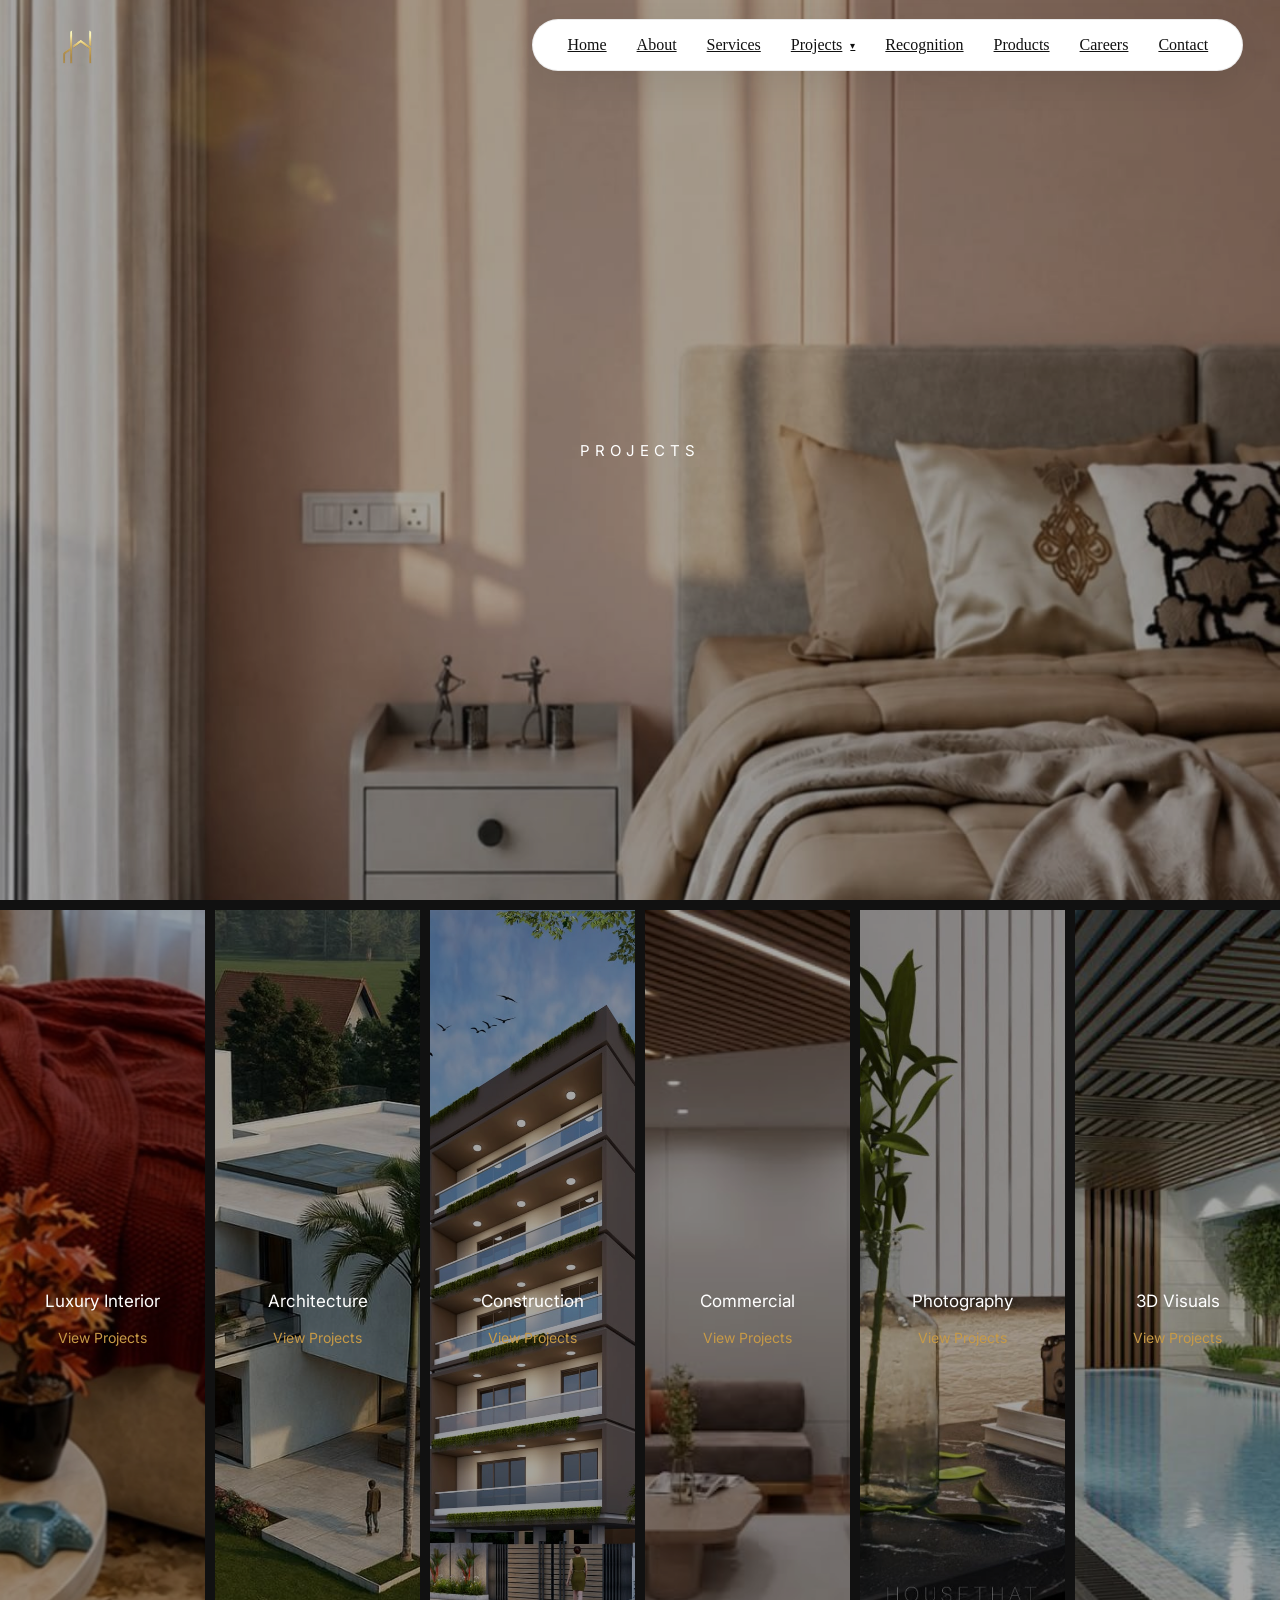
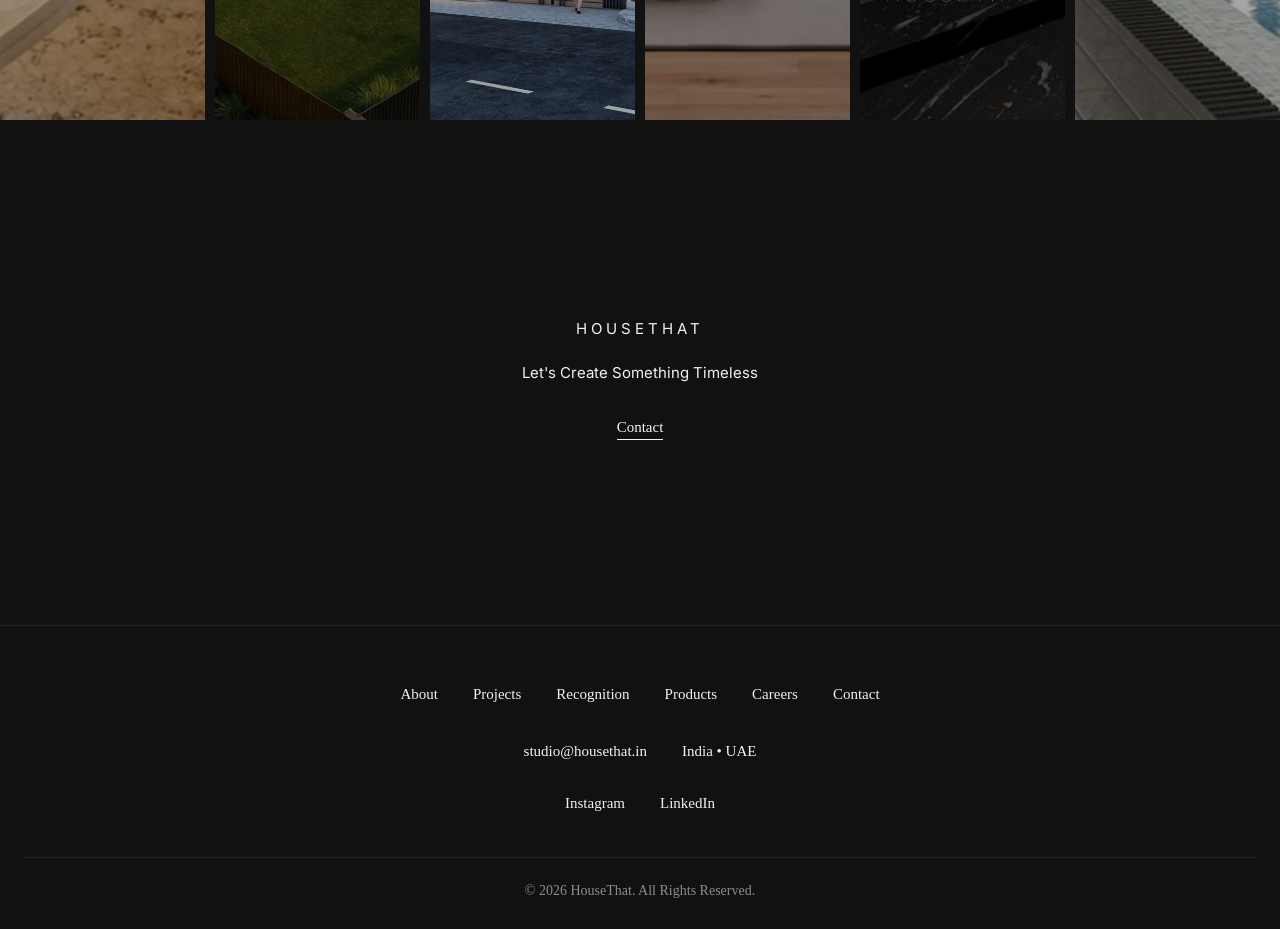
<file: projects.html>
<!DOCTYPE html>
<html lang="en">
<head>
  <meta charset="UTF-8" />
  <meta name="viewport" content="width=device-width, initial-scale=1.0" />

  <title>Projects | HouseThat</title>
  <meta name="description" content="Explore HouseThat's selected residential, commercial, turnkey and interior design projects.">

  <link rel="preconnect" href="https://fonts.googleapis.com">
  <link href="https://fonts.googleapis.com/css2?family=Cormorant+Garamond:wght@300;400;500;600&family=Inter:wght@300;400;500;600&display=swap" rel="stylesheet">

  <link rel="stylesheet" href="css/projects.css">
 <link rel="stylesheet" href="css/navbar.css">
 

  <link rel="stylesheet"
      href="https://cdnjs.cloudflare.com/ajax/libs/font-awesome/6.7.2/css/all.min.css">


  <link
rel="stylesheet"
href="https://cdn.jsdelivr.net/npm/swiper@11/swiper-bundle.min.css">
</head>

<body>

  <!-- Navbar -->
  


<header class="ht-navbar">

    <div class="ht-container">

        <!-- HOUSETHAT BRAND -->

<div class="ht-brand">

    <a href="index.html" class="ht-logo">
        <img src="images/logo2.png" alt="HouseThat">
    </a>

</div>

        <!-- Desktop Navigation -->

       <nav class="ht-nav ht-nav-pill">

            <a href="index.html">Home</a>

            <a href="about.html">About</a>

            <!-- SERVICES -->

         <a href="services.html">Services</a>

            <!-- PROJECTS -->

            <div class="ht-dropdown">

                <a href="projects.html">

                    Projects

                    <span class="ht-arrow">▾</span>

                </a>

                <div class="ht-dropdown-menu">

                     <a href="luxuryinterior.html"> Luxury  Interiors</a>
        <a href="architecture.html">  Architecture</a>
      
       <a href="commercial.html">Commercial And Hospitality Interior</a>
                     <a href="photography.html">Photography</a>
                     <a href="3d.html">3D Visuals</a>
                </div>

            </div>

            <a href="awards.html">Recognition</a>

            <a href="products.html">Products</a>

            <a href="careers.html">Careers</a>

            <a href="contact.html">Contact</a>

        </nav>

        <!-- Mobile Menu Button -->

         <button id="htMenuBtn" class="ht-menu-btn">

            <span></span>
            <span></span>
            <span></span>

        </button>

    </div>

</header>

<!-- =========================
MOBILE NAVIGATION
========================= -->

<nav id="htMobileNav" class="ht-mobile-nav">

    <a href="index.html">Home</a>
    <a href="about.html">About</a>

    <a href="services.html">Services</a>
    <details>
       
          <summary>Projects</summary>
        <a href="luxuryinterior.html"> Luxury  Interiors</a>
        <a href="architecture.html">  Architecture</a>
      
       <a href="commercial.html">Commercial And Hospitality Interior</a>
       <a href="photography.html">Photography</a>
        <a href="3d.html">3D Visuals</a>
    </details>

    <a href="awards.html">Recognition</a>
    <a href="products.html">Products</a>
    <a href="careers.html">Careers</a>
    <a href="contact.html">Contact</a>

</nav>
<main>



<!-- ================= PROJECTS HERO ================= -->

<section class="projects-hero">

    <img src="images/approach.jpg" alt="Projects">

    <div class="projects-hero-overlay"></div>

    <div class="projects-hero-content">
        <p>PROJECTS</p>
    </div>

</section>

  <!--==========================
    CATEGORY ROW 1
===========================-->

<section class="project-category-row">

    <!-- Luxury Interior -->

    <a href="luxuryinterior.html" class="project-card">

        <img src="images/hero1.jpg" alt="Luxury Interior">

        <div class="project-overlay"></div>

        <div class="project-content">

            <h2>Luxury Interior</h2>

            <span>View Projects</span>

        </div>

    </a>

    <!-- Architecture -->

    <a href="architecture.html" class="project-card">

        <img src="images/Architecture.jpg" alt="Architecture">

        <div class="project-overlay"></div>

        <div class="project-content">

            <h2>Architecture</h2>

            <span>View Projects</span>

        </div>

    </a>





    <!-- Construction -->

    <a href="architecture.html" class="project-card">

        <img src="images/r1.jpg" alt="Construction">

        <div class="project-overlay"></div>

        <div class="project-content">

            <h2>Construction</h2>

            <span>View Projects</span>

        </div>

    </a>

    <!-- Commercial -->

    <a href="commercial.html" class="project-card">

        <img src="images/insight2.jpg" alt="Commercial">

        <div class="project-overlay"></div>

        <div class="project-content">

            <h2>Commercial</h2>

            <span>View Projects</span>

        </div>

    </a>





  <a href="photography.html" class="project-card">

        <img src="images/photoo1.jpg" alt="Commercial">

        <div class="project-overlay"></div>

        <div class="project-content">

            <h2>Photography</h2>

            <span>View Projects</span>

        </div>

    </a>






   <a href="3d.html" class="project-card">

        <img src="images/render6.jpg" alt="Commercial">

        <div class="project-overlay"></div>

        <div class="project-content">

            <h2>3D Visuals</h2>

            <span>View Projects</span>

        </div>

    </a>

</section>


<section class="cta-section">

    <div class="cta-content">

        <span>HOUSETHAT</span>

        <p>Let's Create Something Timeless</p>

        <a href="contact.html">
            Contact
        </a>

    </div>

</section>

     <footer class="footer">

    <div class="footer-links">

        <a href="about.html">About</a>

        <a href="projects.html">Projects</a>

        <a href="awards.html">Recognition</a>

        <a href="products.html">Products</a>

        <a href="careers.html">Careers</a>

        <a href="contact.html">Contact</a>

    </div>

    <div class="footer-contact">

        <a href="mailto:studio@housethat.in">
            studio@housethat.in
        </a>

        <span>India • UAE</span>

    </div>

    <div class="footer-social">

        <a href="https://www.instagram.com/housethat.co/" target="_blank">
            Instagram
        </a>

        <a href="https://www.linkedin.com/" target="_blank">
            LinkedIn
        </a>

    </div>

    <div class="footer-bottom">

        © 2026 HouseThat. All Rights Reserved.

    </div>

</footer>
 </main>
       



         <script src="https://cdn.jsdelivr.net/npm/swiper@11/swiper-bundle.min.js"></script>
<script src="js/main.js"></script>

   <!-- CONTACT DOCK -->


          </body>
</html>
</file>
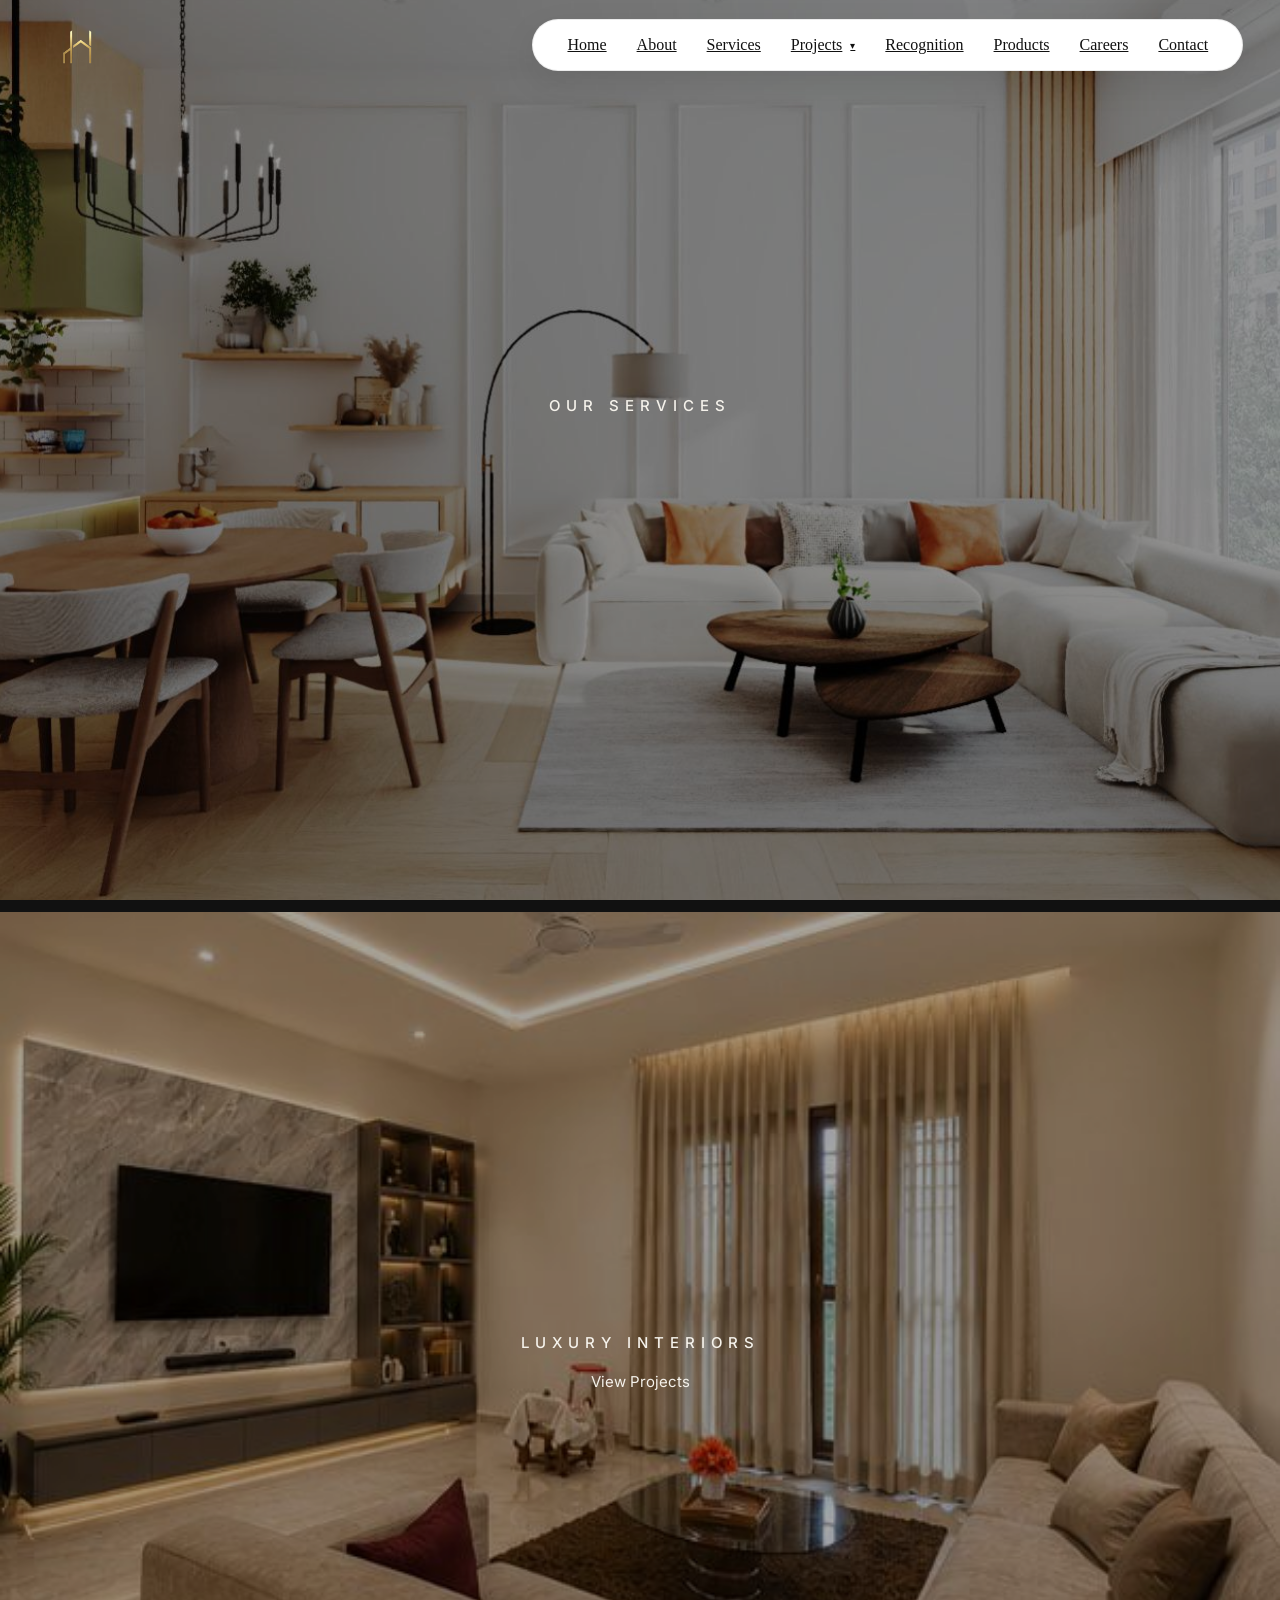
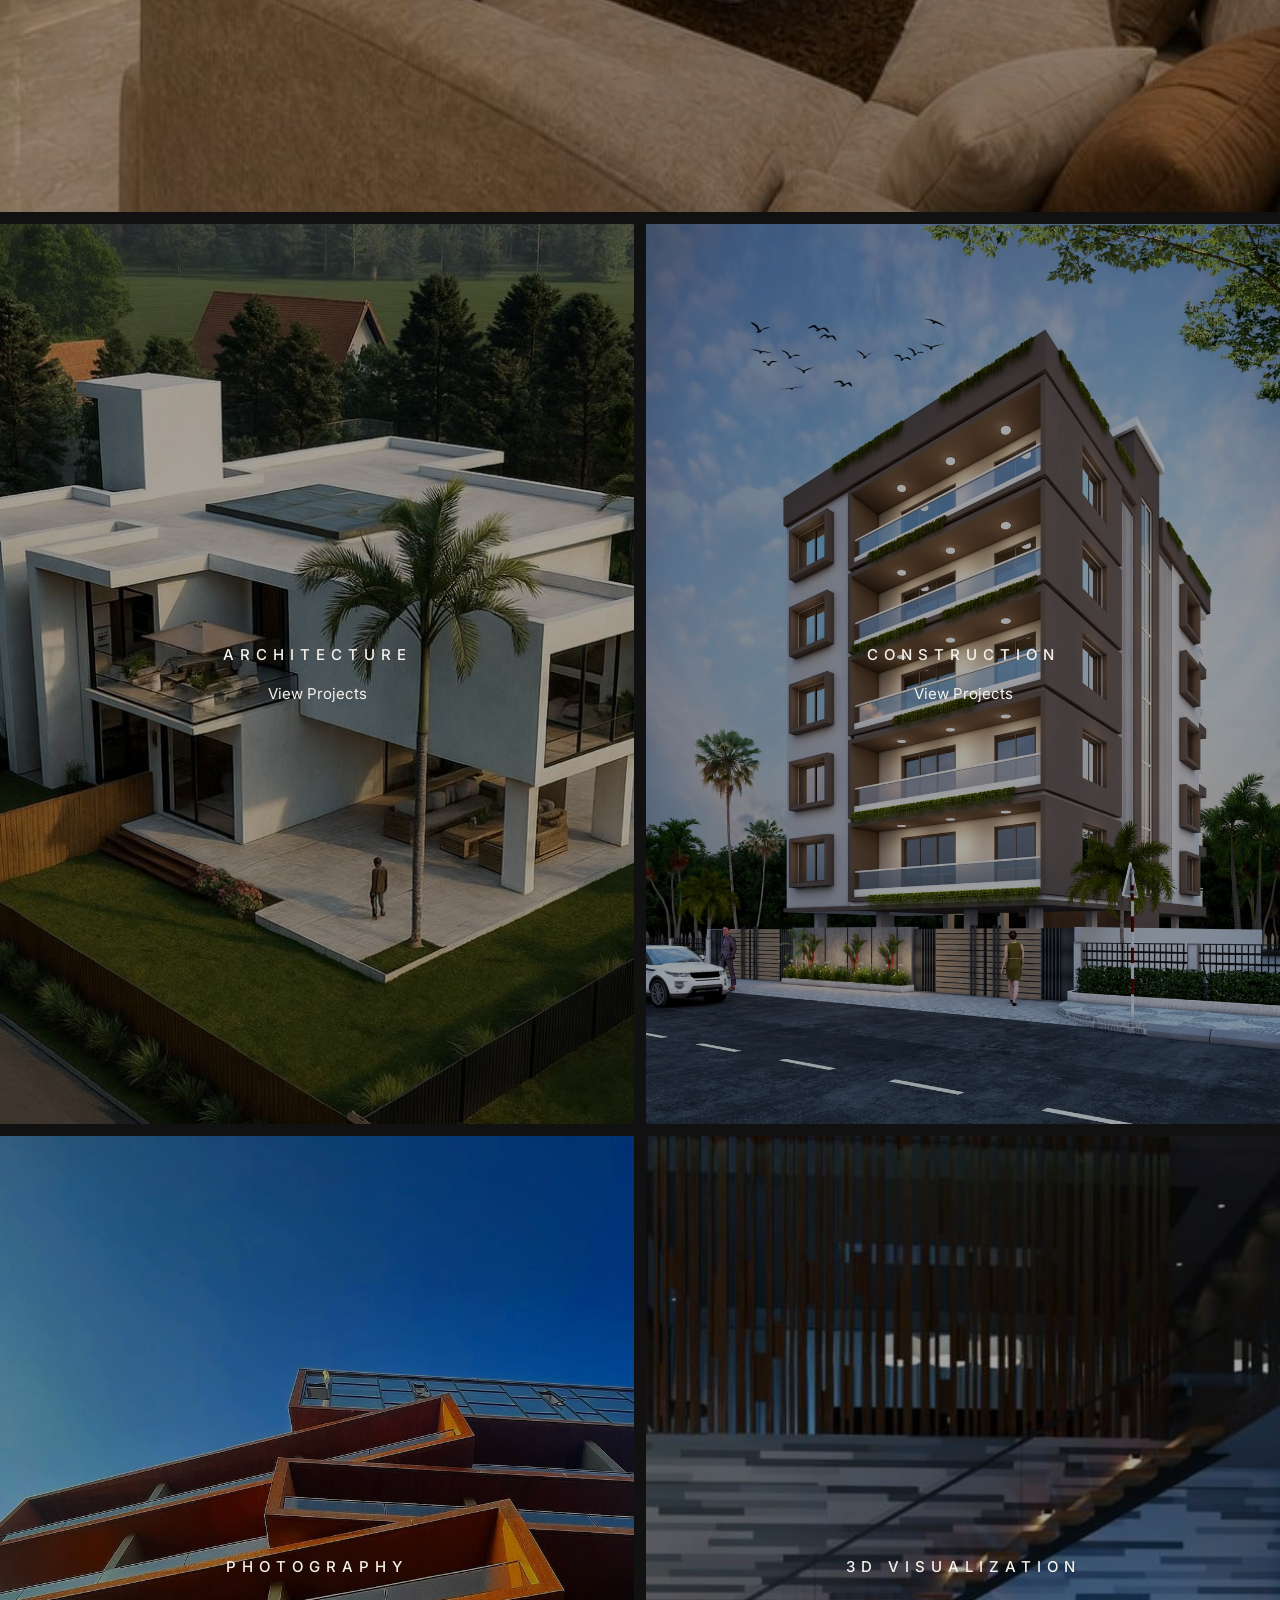
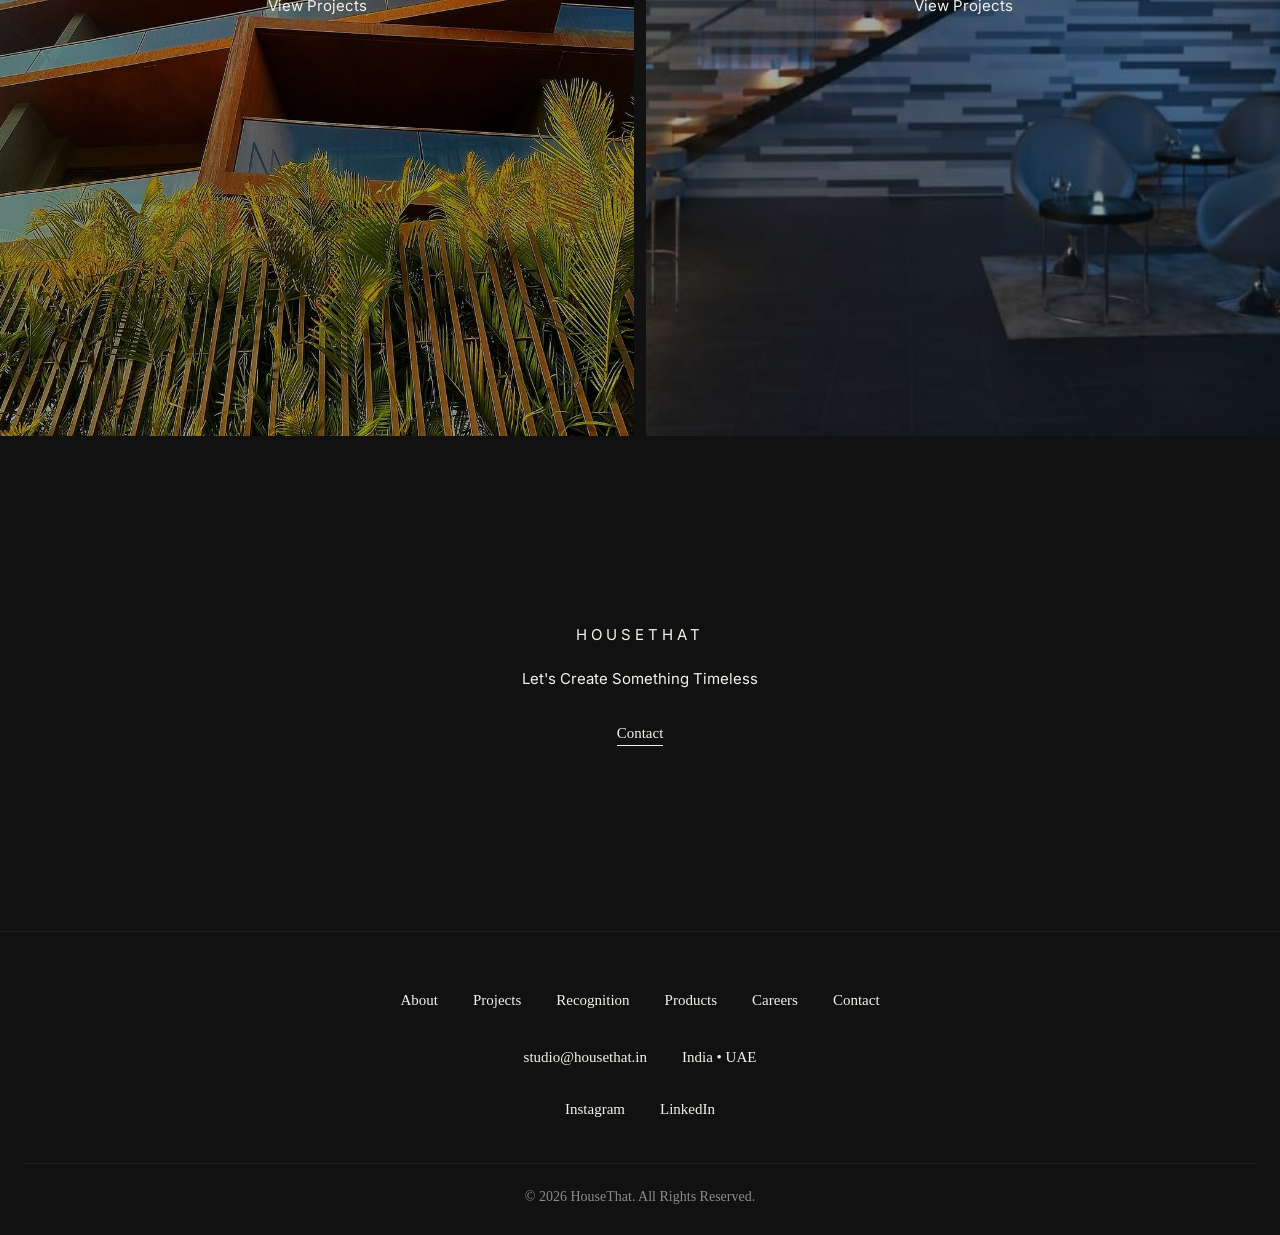
<file: services.html>
<!DOCTYPE html>
<html>
<head>
    <!-- Meta tags -->
    <meta charset="UTF-8">
<meta name="viewport" content="width=device-width, initial-scale=1.0">
   
<link rel="stylesheet" href="css/service.css">
     <link rel="stylesheet" href="css/navbar.css">
    <link
  rel="stylesheet"
  href="https://cdn.jsdelivr.net/npm/swiper@11/swiper-bundle.min.css"
/>
    <!-- Fonts --> 
    <link rel="preconnect" href="https://fonts.googleapis.com">
<link rel="preconnect" href="https://fonts.gstatic.com" crossorigin>

<link href="https://fonts.googleapis.com/css2?family=Cormorant+Garamond:wght@400;500;600;700&family=Inter:wght@300;400;500;600&display=swap" rel="stylesheet">
    <!-- CSS links -->
</head>

<body>

     <!-- Navbar -->
  


<header class="ht-navbar">

    <div class="ht-container">

        <!-- HOUSETHAT BRAND -->

<div class="ht-brand">

    <a href="index.html" class="ht-logo">
        <img src="images/logo2.png" alt="HouseThat">
    </a>

</div>

        <!-- Desktop Navigation -->

       <nav class="ht-nav ht-nav-pill">

            <a href="index.html">Home</a>

            <a href="about.html">About</a>

            <!-- SERVICES -->

         <a href="services.html">Services</a>

            <!-- PROJECTS -->

            <div class="ht-dropdown">

                <a href="projects.html">

                    Projects

                    <span class="ht-arrow">▾</span>

                </a>

                <div class="ht-dropdown-menu">

                     <a href="luxuryinterior.html"> Luxury  Interiors</a>
        <a href="architecture.html">  Architecture</a>
      
       <a href="commercial.html">Commercial And Hospitality Interior</a>
                     <a href="photography.html">Photography</a>
                     <a href="3d.html">3D Visuals</a>
                </div>

            </div>

            <a href="awards.html">Recognition</a>

            <a href="products.html">Products</a>

            <a href="careers.html">Careers</a>

            <a href="contact.html">Contact</a>

        </nav>

        <!-- Mobile Menu Button -->

         <button id="htMenuBtn" class="ht-menu-btn">

            <span></span>
            <span></span>
            <span></span>

        </button>

    </div>

</header>

<!-- =========================
MOBILE NAVIGATION
========================= -->

<nav id="htMobileNav" class="ht-mobile-nav">

    <a href="index.html">Home</a>
    <a href="about.html">About</a>

    <a href="services.html">Services</a>
    <details>
       
          <summary>Projects</summary>
        <a href="luxuryinterior.html"> Luxury  Interiors</a>
        <a href="architecture.html">  Architecture</a>
      
       <a href="commercial.html">Commercial And Hospitality Interior</a>
       <a href="photography.html">Photography</a>
        <a href="3d.html">3D Visuals</a>
    </details>

    <a href="awards.html">Recognition</a>
    <a href="products.html">Products</a>
    <a href="careers.html">Careers</a>
    <a href="contact.html">Contact</a>

</nav>

 <main>

    <!-- Hero -->
   <section class="services-hero">

    <div class="services-hero-overlay"></div>

    <div class="services-hero-content">

        <span class="services-hero-text">
            OUR SERVICES
        </span>

    </div>

</section>

     <section class="service-banner luxury-interiors">

    <div class="service-overlay"></div>

    <div class="service-content">

        <span>LUXURY INTERIORS</span>
        <a href="projects.html" class="service-btn">
        View Projects
    </a>


    </div>

</section>

     <section class="services-grid">

    <div class="service-card architecture">

        <div class="service-overlay"></div>

        <div class="service-content">
            <span>ARCHITECTURE</span>
            <a href="projects.html" class="service-btn">
        View Projects
    </a>

        </div>

    </div>

    <div class="service-card construction">

        <div class="service-overlay"></div>

        <div class="service-content">
            <span>CONSTRUCTION</span>
            <a href="projects.html" class="service-btn">
        View Projects
    </a>

        </div>

    </div>

</section>

     <section class="services-grid">

    <div class="service-card photography">

        <div class="service-overlay"></div>

        <div class="service-content">

            <span>PHOTOGRAPHY</span>

            <a href="projects.html" class="service-btn">
                View Projects
            </a>

        </div>

    </div>

    <div class="service-card visualisation">

        <div class="service-overlay"></div>

        <div class="service-content">

            <span>3D VISUALIZATION</span>

            <a href="projects.html" class="service-btn">
                View Projects
            </a>

        </div>

    </div>

</section>
 </main>

      <section class="cta-section">

    <div class="cta-content">

        <span>HOUSETHAT</span>

        <p>
            Let's Create Something Timeless
        </p>

        <a href="contact.html">
           Contact
        </a>

    </div>

</section>


    <!-- Footer -->
<footer class="footer">

    <div class="footer-links">

        <a href="about.html">About</a>

        <a href="projects.html">Projects</a>

        <a href="awards.html">Recognition</a>

        <a href="products.html">Products</a>

        <a href="careers.html">Careers</a>

        <a href="contact.html">Contact</a>

    </div>

    <div class="footer-contact">

        <a href="mailto:studio@housethat.in">
            studio@housethat.in
        </a>

        <span>India • UAE</span>

    </div>

    <div class="footer-social">

        <a href="https://www.instagram.com/housethat.co/" target="_blank">
            Instagram
        </a>

        <a href="https://www.linkedin.com/" target="_blank">
            LinkedIn
        </a>

    </div>

    <div class="footer-bottom">

        © 2026 HouseThat. All Rights Reserved.

    </div>

</footer>

    <!-- JS files -->
    <script src="js/main.js"></script>
  
    <script src="https://cdn.jsdelivr.net/npm/swiper@11/swiper-bundle.min.js"></script>

</body>
</html>
</file>
<file: css/home.css>
html,
body{
    margin:0;
    padding:0;
    background:#111111;
    overflow-x:hidden;
}
/* ==========================
   HOME VARIABLES
========================== */

:root{

    --black:#111111;

    --white:#F5F2EB;

    --gold:#C79A46;

    --overlay:rgba(0,0,0,.35);

    --glass:rgba(255,255,255,.08);

    --border:rgba(255,255,255,.12);

    --heading-font:'Cormorant Garamond', serif;

    --body-font:'Inter', sans-serif;

}
.hero{
    position:relative;
     margin:0;
    padding:0;
    width:100%;
    height:100vh;
    overflow:hidden;

    background:url("../images/oberoi4.jpg");
    background-size:cover;
    background-position:center;
    background-repeat:no-repeat;
}

.hero-overlay{
    position:absolute;
    inset:0;
    background:rgba(0,0,0,.35);
}

.hero-content{
    position:absolute;
    top:50%;
    left:50%;

    transform:translate(-50%,-50%);

    z-index:2;

    width:min(90%,700px);
    padding:20px;

    display:flex;
    flex-direction:column;
    align-items:center;
    text-align:center;
}

.hero-location{

    font-family:Inter,sans-serif;

    font-size:15px;

    color:#F5F2EB;

    letter-spacing:5px;

    text-transform:uppercase;

    margin-bottom:20px;
}

.hero-title{

    font-family:"Cormorant Garamond",serif;

    font-size:22px;

    font-weight:500;

    color:#C79A46;

    margin-bottom:28px;
}

.hero-link{

    font-family:Inter,sans-serif;

    color:#F5F2EB;

    text-decoration:none;

    font-size:15px;

    position:relative;
}

.hero-link::after{

    content:"";

    position:absolute;

    left:0;

    bottom:-6px;

    width:100%;

    height:1px;

    background:#F5F2EB;

    transition:.3s;
}

.hero-link:hover{

    color:#C79A46;
}

.hero-link:hover::after{

    background:#C79A46;
}

@media(max-width:768px){

.hero-title{

    font-size:20px;
}

.hero-location{

    font-size:13px;
}

.hero-link{

    font-size:14px;
}

}


.hero{
    margin-top:0;
    padding-top:0;
}

.split-section{

    display:grid;

    grid-template-columns:1fr 1fr;

    width:100%;

    min-height:100vh;
}

.split-card{

    position:relative;

    display:block;

    overflow:hidden;

    text-decoration:none;

    color:#fff;

    min-height:100vh;
}

.split-card img{

    width:100%;

    height:100%;

    position:absolute;

    inset:0;

    object-fit:cover;

}

.overlay{

    position:absolute;

    inset:0;

    background:rgba(0,0,0,.40);

    z-index:1;

    transition:.5s;
}

.card-content{

    position:absolute;

    left:60px;

    bottom:60px;

    z-index:2;
}

.card-content span{

    font-family:Inter,sans-serif;

    font-size:14px;

    letter-spacing:4px;

    color:#ffffff;

    display:block;

    margin-bottom:14px;
}
.card-content h2{

    font-family:"Cormorant Garamond",serif;

    font-size:28px;

    color:#C79A46;

    margin-bottom:16px;
}

.card-content p{

    display:inline-block;

    position:relative;

    font-family:Inter,sans-serif;

    font-size:15px;

    color:#ffffff;

    padding-bottom:6px;
}

.card-content p::after{

    content:"";

    position:absolute;

    left:0;

    bottom:0;

    width:100%;

    height:1px;

    background:#ffffff;

    transition:.4s;
}


.split-card:hover .overlay{

    background:rgba(0,0,0,.25);
}

.split-card:hover p::after{

    width:120%;
}

.split-card:hover h2{

    color:#d7b56d;
}

@media(max-width:768px){

.split-section{

    grid-template-columns:1fr;
}

.split-card{

    min-height:70vh;
}

.card-content{

    left:30px;

    bottom:30px;
}

.card-content h2{

    font-size:16px;
}

}
body{
    background:#111111;
}

.hero{
    padding-bottom:20px;
}

.split-section{
    padding-top:20px;
}

.split-section{
    display:grid;
    grid-template-columns:1fr 1fr;
    gap:8px;              /* Small gap between Founder & About */
    margin-top:8px;       /* Same gap as Hero → Split section */
    background:#111111;
}


/* ===========================
   RECOGNITION & SERVICES
=========================== */

.recognition-card img{

    width:100%;
    height:100%;
    object-fit:cover;

}

.services-card img{

    width:100%;
    height:100%;
    object-fit:cover;

}

/* ===========================
   CTA
=========================== */

.cta-section{

    width:100%;

    min-height:55vh;

    display:flex;

    justify-content:center;

    align-items:center;

    padding:80px 24px;

    text-align:center;

    box-sizing:border-box;

}

.cta-content{

    width:100%;

    max-width:650px;

    margin:0 auto;

}
.cta-content span{

    display:block;

    font-size:15px;

    font-family:'Inter',sans-serif;

    color:#F5F2EB;

    letter-spacing:4px;

    margin-bottom:20px;

}
.cta-content p{

    font-size:15px;

    font-family:'Inter',sans-serif;

    color:#F5F2EB;

    line-height:2;

    margin-bottom:30px;

}

.cta-content a{

    text-decoration:none;

    color:#F5F2EB;

    border-bottom:1px solid #F5F2EB;

    padding-bottom:4px;

    font-size:15px;

    transition:.3s;

}

.cta-content a:hover{

    color:#C79A46;

    border-color:#C79A46;

}

/*==============================
FOOTER
==============================*/


/*=====================================
FOOTER
=====================================*/

.footer{

    width:100%;

    background:#111111;

    border-top:1px solid rgba(255,255,255,.08);

    padding:60px 24px 30px;

    box-sizing:border-box;

    text-align:center;

}

/* Links */

.footer-links{

    display:flex;

    justify-content:center;

    align-items:center;

    flex-wrap:wrap;

    gap:35px;

    margin-bottom:40px;

}

.footer-links a{

    text-decoration:none;

    color:#F5F2EB;

    font-size:15px;

    transition:.35s ease;

}

.footer-links a:hover{

    color:#C79A46;

}

/* Contact */

.footer-contact{

    display:flex;

    justify-content:center;

    align-items:center;

    gap:35px;

    flex-wrap:wrap;

    margin-bottom:35px;

}

.footer-contact a,

.footer-contact span{

    color:#F5F2EB;

    text-decoration:none;

    font-size:15px;

}

/* Social */

.footer-social{

    display:flex;

    justify-content:center;

    align-items:center;

    gap:35px;

    margin-bottom:45px;

}

.footer-social a{

    color:#F5F2EB;

    text-decoration:none;

    font-size:15px;

    transition:.35s ease;

}

.footer-social a:hover{

    color:#C79A46;

}

/* Copyright */

.footer-bottom{

    border-top:1px solid rgba(255,255,255,.08);

    padding-top:25px;

    color:rgba(245,242,235,.55);

    font-size:14px;

}

/* Mobile */

@media(max-width:768px){

.footer{

    padding:50px 24px 30px;

}

.footer-links,
.footer-contact,
.footer-social{

    width:100%;

    justify-content:center;

    align-items:center;

    margin-left:auto;

    margin-right:auto;

}

.footer-bottom{

    text-align:center;

}

}
@media (max-width:768px){

/* Hero */

.hero{
    height:100vh;
}

.hero-content{
    padding:0 30px;
}

.hero-location{
    font-size:14px;
}

.hero-title{
    font-size:28px;
    line-height:1.4;
}

.hero-link{
    font-size:16px;
}


/* Split Sections */

.split-section{

    grid-template-columns:1fr;

    gap:8px;

}

.split-card{

    min-height:75vh;

}

.card-content{

    left:30px;
    bottom:35px;

}

.card-content span{

    font-size:13px;

}

.card-content h2{

    font-size:28px;

}

.card-content p{

    font-size:15px;

}


/* CTA */

.cta{

    min-height:45vh;

}

.cta-content{

    padding:0 25px;

}

.cta-content span{

    font-size:13px;

}

.cta-content h2{

    font-size:24px;

}

.cta-content a{

    font-size:15px;

}


/* Footer */

.footer-links{

    flex-direction:column;

    gap:18px;

}

.footer-contact{

    flex-direction:column;

    gap:15px;

}

.footer-social{

    gap:20px;

}

}
@media (max-width:1024px){

.split-section{

    grid-template-columns:1fr;

}

}

.card-content{

    left:35px;
    bottom:35px;

}

.hero-title{

    font-size:34px;

}

}

.hero{

    margin-top:-90px;

    padding-top:90px;

}
@media(max-width:768px){

.hero{

    margin-top:-76px;

    padding-top:76px;

}

}
</file>
<file: css/navbar.css>
/*=========================================
HOUSETHAT NAVBAR
=========================================*/

/* =========================
MOBILE NAV (HIDDEN ON DESKTOP)
========================= */

.ht-mobile-nav{

position:fixed;

top:82px;

right:-100%;
width:100%;

height:calc(100vh - 82px);

background:#F8F5EF;

transition:.45s;

z-index:9999;

}

.ht-mobile-nav.active{

right:0;

}

.ht-menu-btn{
    display:none;
}

.ht-navbar{

    position:fixed;

    top:0;
    left:0;

    width:100%;

    z-index:99999;

    background:rgba(248,245,239,.95);

    backdrop-filter:blur(18px);

    border-bottom:1px solid rgba(0,0,0,.06);

    transition:.4s ease;

}

/*========================*/

.ht-container{

    width:min(1450px,94%);

    margin:auto;

    height:90px;

    display:flex;

    align-items:center;

    justify-content:space-between;

}
@media(max-width:1200px){

.ht-wordmark{

    font-size:28px;

 
  letter-spacing:.20em;
}

.ht-tagline{

    font-size:9px;

}

}
@media(max-width:1024px){

.ht-wordmark{

    font-size:24px;

   letter-spacing:.20em;

}

.ht-tagline{

    font-size:8px;

    letter-spacing:.28em;

}

}
@media(max-width:768px){

.ht-wordmark{

    font-size:18px;

    letter-spacing:.25em;

}

.ht-tagline{

    display:none;

}

}

/*========================*/

/*==================================
HOUSETHAT BRAND
==================================*/

.ht-brand{

    display:flex;

    flex-direction:column;

    justify-content:center;

    text-decoration:none;

}

.ht-wordmark{

    font-family:'Montserrat',sans-serif;

    font-size:30px;

    font-weight:300;

    letter-spacing:.22em;

    text-transform:uppercase;

    text-decoration:none;

    display:flex;

    align-items:center;

}

.ht-wordmark:hover{

    color:#B88B47;

}

.ht-tagline{

    margin-top:10px;

    font-family:'Montserrat',sans-serif;

    font-size:10px;

    font-weight:400;

    letter-spacing:.34em;

    text-transform:uppercase;

    color:#8A7A67;

}

/* =========================
HOUSETHAT NAVBAR
========================= */

.ht-navbar{
    position:fixed;
    top:0;
    left:0;
    width:100%;
    z-index:99999;

    background:transparent !important;
    backdrop-filter:none !important;
    border-bottom:none !important;
    box-shadow:none !important;
}

.ht-container{
    max-width:1400px;
    margin:auto;
    padding:0 40px;
    height:90px;

    display:flex;
    align-items:center;
    justify-content:space-between;
}

.ht-logo img{
    width:72px;
    display:block;
}



.ht-nav{
    display:flex;
    align-items:center;
    gap:30px;

    background:#fff;
    padding:16px 34px;
    border-radius:999px;
    border:1px solid rgba(0,0,0,.08);
    box-shadow:0 12px 35px rgba(0,0,0,.08);
}
.ht-nav a{
    color:#111 !important;
    font-weight:500;
}

.ht-nav>a,
.ht-dropdown>a{

    position:relative;

}

.ht-nav>a::after,
.ht-dropdown>a::after{

    content:"";

    position:absolute;

    left:0;
    bottom:-12px;

    width:0;

    height:1px;

    background:#b88b47;

    transition:.35s;

}

.ht-nav>a:hover::after,
.ht-dropdown>a:hover::after{

    width:100%;

}


/*=====================================
DROPDOWN
=====================================*/

.ht-dropdown{
    position:relative;
}

.ht-dropdown > a{
    display:flex;
    align-items:center;
    gap:8px;
}

.ht-arrow{
    font-size:10px;
    transition:.35s;
}

.ht-dropdown:hover .ht-arrow{
    transform:rotate(180deg);
}

/* Dropdown Box */

.ht-dropdown-menu{

    position:absolute;

    top:calc(100% + 18px);
    left:0;

    min-width:280px;

    background:#ffffff;

    border-radius:22px;

    padding:14px 0;

    box-shadow:0 18px 60px rgba(0,0,0,.08);

    opacity:0;
    visibility:hidden;

    transform:translateY(20px);

    transition:.35s;

    z-index:999;

}

.ht-dropdown:hover .ht-dropdown-menu{

    opacity:1;
    visibility:visible;
    transform:translateY(0);

}

/* Links */

.ht-dropdown-menu a{

    display:block;

    padding:15px 26px;

    text-decoration:none;

    color:#555;

    font-family:'Inter',sans-serif;

    font-size:14px;

    letter-spacing:.03em;

    transition:.35s;

}

.ht-dropdown-menu a:hover{

    background:#f6f2eb;

    color:#b88b47;

    padding-left:34px;

}

/* =========================
TABLET & MOBILE
========================= */

@media (max-width:1024px){

.ht-nav{

display:none !important;

}

.ht-menu-btn{

display:flex !important;

align-items:center;

justify-content:center;

width:42px;

height:42px;

background:none;

border:none;

cursor:pointer;

}

}

    .ht-menu-btn span{
        width:24px;
        height:2px;
        background:#111;
        display:block;
    }


    .ht-mobile-nav.active{
        display:block;
    }

    .ht-mobile-nav a,
    .ht-mobile-nav summary{

        display:block;

        padding:16px 0;

        text-decoration:none;

        color:#111;

        font-family:Inter,sans-serif;

        font-size:16px;

        letter-spacing:.08em;

        text-transform:uppercase;

        cursor:pointer;

    }

    .ht-mobile-nav details{

        margin-bottom:10px;

    }

    .ht-mobile-nav details a{

        padding-left:18px;

        font-size:14px;

        color:#666;

    }

}

/*====================================
MOBILE & TABLET NAVIGATION
====================================*/

.ht-menu-btn{
    display:none;
    width:46px;
    height:46px;
    border:none;
    background:none;
    cursor:pointer;

    flex-direction:column;
    justify-content:center;
    align-items:center;
    gap:6px;

    z-index:10001;
}

.ht-menu-btn span{

    width:28px;
    height:2px;

    background:#C79A46;   /* Gold */

    transition:.35s;

}

/* Animation */

.ht-menu-btn.active span:nth-child(1){

    transform:translateY(8px) rotate(45deg);

}

.ht-menu-btn.active span:nth-child(2){

    opacity:0;

}

.ht-menu-btn.active span:nth-child(3){

    transform:translateY(-8px) rotate(-45deg);

}


/*====================================
MOBILE MENU
====================================*/

.ht-mobile-nav{

    position:fixed;

    top:90px;
    left:0;

    width:100%;

    height:calc(100vh - 90px);

    background:#F8F5EF;

    overflow-y:auto;

    padding:45px 35px;

    transform:translateX(100%);

    transition:.45s ease;

    z-index:9998;

}

.ht-mobile-nav.active{

    transform:translateX(-50%);

}

/* Links */

.ht-mobile-nav>a{

    display:block;

    font-family:var(--serif);

    font-size:20px;

    line-height:1.2;

    color:#111;

    text-decoration:none;

margin-bottom:10px;

}
}

.ht-mobile-nav>a:hover{

    color:#B88B47;

}


/* Dropdown */

.ht-mobile-nav details{

    border-bottom:1px solid rgba(0,0,0,.08);

    padding-bottom:8px;
margin-bottom:8px;

}

.ht-mobile-nav summary{

    list-style:none;

    cursor:pointer;

    font-family:var(--serif);

    font-size:20px;

    line-height:1.2;

    color:#111;

}

.ht-mobile-nav summary::-webkit-details-marker{

    display:none;

}

.ht-mobile-nav details a{

    display:block;

    padding:14px 0 14px 18px;

    text-decoration:none;

    color:#666;

    font-size:16px;

    font-family:Inter,sans-serif;

}

.ht-mobile-nav details a:hover{

    color:#B88B47;

}


/*====================================
TABLET
====================================*/

@media(max-width:1024px){

.ht-nav{

display:none;

}

.ht-menu-btn{

display:flex;

}

.ht-container{

height:86px;

padding:0 30px;

}



.ht-mobile-nav{

top:86px;

height:calc(100vh - 86px);

}

}


/*====================================
MOBILE
====================================*/

@media(max-width:768px){

.ht-container{

height:76px;

padding:0 24px;

}




.ht-logo img{

width:58px;

}

.ht-mobile-nav{

top:76px;

height:calc(100vh - 76px);

padding:35px 25px;

}

@media(max-width:768px){

.ht-mobile-nav>a{
    font-size:18px;
}

.ht-mobile-nav summary{
    font-size:18px;
}

.ht-mobile-nav details a{
    font-size:14px;
}

}
     .ht-mobile-nav{

    position:fixed;

    top:90px;

    left:50%;

    transform:translateX(120%);

    width:88%;

    max-width:420px;

    height:auto;

    max-height:78vh;

    overflow-y:auto;

    padding:28px 24px;

    background:#F8F5EF;

    border-radius:22px;

    box-shadow:0 30px 70px rgba(0,0,0,.12);

    transition:.45s ease;

    z-index:9998;

}

@media (max-width:1024px){

.ht-mobile-nav>a{
    font-size:20px;
}

.ht-mobile-nav summary{
    font-size:20px;
}

.ht-mobile-nav details a{
    font-size:15px;
}

}

.house-black{

    color:#111111;

}

.that-gold{

    color:#C79A46;

}
     .ht-mobile-nav{

    position:fixed;

    top:90px;

    left:50%;

    transform:translateX(120%);

    width:88%;

    max-width:420px;

    height:auto;

    max-height:78vh;

    overflow-y:auto;

    padding:28px 24px;

    background:#F8F5EF;

    border-radius:22px;

    box-shadow:0 30px 70px rgba(0,0,0,.12);

    transition:.45s ease;

    z-index:9998;

}

    /* ===========================
DESKTOP
=========================== */

@media (min-width:1025px){

    .ht-mobile-nav{
        display:none !important;
    }

    .ht-mobile-nav.active{
        display:none !important;
    }

    .ht-menu-btn{
        display:none !important;
    }

    .ht-nav{
        display:flex !important;
    }

}

    /* ===========================
LOGO
=========================== */

.ht-brand{
    display:flex;
    align-items:center;
}

.ht-logo{
    display:flex;
    align-items:center;
    text-decoration:none;
}

.ht-logo img{
    height:72px;
    width:auto;
    display:block;
    object-fit:contain;
}

    @media (max-width:1024px){

.ht-logo img{
    height:60px;
}

}

    @media (max-width:768px){

.ht-logo img{
    height:52px;
}

}
    @media (max-width:480px){

.ht-logo img{
    height:46px;
}

}

.ht-nav-pill{
    display:flex;
    align-items:center;
    gap:34px;

    background:#fff;

    border:1px solid rgba(0,0,0,.08);
    border-radius:999px;

    padding:16px 34px;

    box-shadow:
        0 10px 30px rgba(0,0,0,.08);

    width:max-content;
}

.ht-navbar{
    background:transparent;
    box-shadow:none;
}

.ht-container{
    display:flex;
    align-items:center;
    justify-content:space-between;
    padding:20px 4%;
}

/* =================================
DESKTOP NAV TEXT
================================= */

.ht-nav > a,
.ht-dropdown > a{
    color:#111111 !important;
    text-decoration:none;
    font-family:'Inter',sans-serif;
    font-weight:500;
}

.ht-nav > a:hover,
.ht-dropdown > a:hover{
    color:#C79A46 !important;
}


/* FORCE NAV LINK COLOR */

.ht-nav a{
    color:#111111 !important;
}

.ht-nav a:visited{
    color:#111111 !important;
}

.ht-nav a:hover{
    color:#C79A46 !important;
}

.ht-nav a{
    color:#111 !important;
}

.ht-nav .ht-dropdown > a{
    color:#111 !important;
}


    .navbar{
    position:fixed;
    top:25px;
    left:50%;
    transform:translateX(-50%);
    z-index:9999;
}
    .ht-navbar{
    position: fixed;
    top: 0;
    left: 0;
    width: 100%;
    z-index: 1000;

    background: transparent;
}


.ht-project-link,
.ht-dropdown > a{

    color:#111111 !important;

}

.ht-project-link:hover,
.ht-dropdown > a:hover{

    color:#C79A46 !important;

}


  /* Projects Summary */

.ht-dropdown summary{

    list-style:none;

    cursor:pointer;

    font-family:'Inter',sans-serif;

    font-size:16px;

    font-weight:500;

    color:#111111;

    display:flex;

    align-items:center;

    gap:8px;

    text-decoration:none;

    transition:.3s;

}

.ht-dropdown summary:hover{

    color:#C79A46;

}

/* Remove default marker */

.ht-dropdown summary::-webkit-details-marker{

    display:none;

}

.ht-dropdown summary::marker{

    display:none;

}
</file>
<file: css/luxuryinterior.css>
html,
body{
    width:100%;
    overflow-x:hidden;
}

/* =========================== 
   PROJECT PAGE
=========================== */

body{

    background:#111;
    color:#fff;
    font-family:'Inter',sans-serif;

}

/* ===========================
   HERO
=========================== */

.project-hero{

    position:relative;

    width:100vw;

    height:100vh;

    margin:0;

    padding:0;

    left:50%;

    transform:translateX(-50%);

    overflow:hidden;

}

.project-hero img{

    position:absolute;

    inset:0;

    width:100%;

    height:100%;

    object-fit:cover;

    object-position:center center;

    display:block;

}

.project-hero-overlay{

    position:absolute;
    inset:0;

    background:rgba(0,0,0,.35);

}

.project-hero-content{

    position:absolute;

    top:50%;
    left:50%;

    transform:translate(-50%,-50%);

    text-align:center;

}

.project-hero-content span{

    font-size:16px;

    letter-spacing:6px;

    font-weight:400;

    text-transform:uppercase;

    color:white;

}

/*====================================
        PROJECT INTRO
====================================*/

.project-intro{

    width:92%;
    margin:120px auto;

    display:flex;
    align-items:center;
    gap:70px;

}

.project-image{

    flex:1.2;

}

.project-image img{

    width:100%;
    height:750px;

    object-fit:cover;
    display:block;

}

.project-info{

    flex:0.8;

}

.project-category{

    font-size:13px;
    letter-spacing:4px;
    color:#C79A46;
    text-transform:uppercase;

}

.project-info h2{

    font-family:'Cormorant Garamond',serif;

    font-size:28px;

    font-weight:500;

    margin:18px 0 40px;

    color:white;

}

.project-meta{

    display:flex;

    gap:70px;

    margin-bottom:40px;

}

.project-meta h5{

    font-size:12px;

    letter-spacing:3px;

    color:#888;

    text-transform:uppercase;

    margin-bottom:8px;

}

.project-meta p{

    font-size:15px;

    color:white;

}

.project-description{

    max-width:420px;

    line-height:1.9;

    color:#d0d0d0;

    font-size:15px;

}



  

/*====================================
        PROJECT GALLERY
====================================*/

.project-gallery{

    width:92%;
    margin:0 auto 120px;

    display:grid;
    grid-template-columns:repeat(2,1fr);

    gap:12px;

}

.gallery-image{

    width:100%;

    overflow:visible;

}
.gallery-image img{

    width:100%;
    height:650px;

    object-fit:cover;

    display:block;

    transition:transform .6s ease;

}



/*====================================
        PROJECT STORY
====================================*/

.project-story{

    width:100%;
    padding:100px 0;

}

.story-content{

    width:60%;
    margin:0 auto;

    text-align:center;

}

.story-content span{

    display:block;

    font-size:13px;

    letter-spacing:5px;

    text-transform:uppercase;

    color:#C79A46;

    margin-bottom:30px;

}

.story-content p{

    font-size:16px;

    line-height:1.9;

    color:#E6E6E6;

    font-weight:300;

}


/*====================================
        MOBILE
====================================*/

@media (max-width:768px){

    /* ---------- Intro ---------- */

    .project-intro{

        width:100%;
        margin:60px 0;

        display:flex;
        flex-direction:column;

        gap:35px;

    }

    .project-image{

        width:100%;

    }

    .project-image img{

        width:100%;
        height:420px;

        object-fit:cover;

    }

    .project-info{

        width:100%;

        padding:0 24px;

        box-sizing:border-box;

    }

    .project-category{

        font-size:12px;

        letter-spacing:3px;

    }

    .project-info h2{

        font-size:42px;

        margin:15px 0 28px;

    }

    .project-meta{

        gap:40px;

        margin-bottom:30px;

    }

    .project-description{

        max-width:100%;

    }

    /* ---------- Gallery ---------- */

    /* ---------- Gallery ---------- */

.project-gallery{

    display:grid;

    grid-template-columns:1fr;

    width:100%;

    gap:20px;

    padding:0 20px;

    margin:0 auto 60px;

    box-sizing:border-box;

}

.gallery-image{

    width:100%;

}

.gallery-image img{

    width:100%;

    height:auto;

    display:block;

}
    /* ---------- Story ---------- */

    .project-story{

    padding:60px 0;

}

.story-content{

    width:100%;

    max-width:100%;

    padding:0 28px;

    box-sizing:border-box;

    margin:0 auto;

}

.story-content p{

    font-size:18px;

    line-height:1.9;

    text-align:center;

}
}
/*====================================
      SECOND GALLERY
====================================*/

.gallery-large{

    width:92%;
    margin:0 auto 140px;

}

.gallery-large .gallery-image img{

    height:720px;

}

/*====================================
      SECOND GALLERY
====================================*/
@media (max-width:768px){

    .gallery-large .gallery-image img{

        height:350px;

        object-fit:cover;

    }

}
/* ===========================
   CTA
=========================== */

.cta-section{

    width:100%;

    min-height:55vh;

    display:flex;

    justify-content:center;

    align-items:center;

    padding:80px 24px;

    text-align:center;

    box-sizing:border-box;

}

.cta-content{

    width:100%;

    max-width:650px;

    margin:0 auto;

}
.cta-content span{

    display:block;

    font-size:15px;

    font-family:'Inter',sans-serif;

    color:#F5F2EB;

    letter-spacing:4px;

    margin-bottom:20px;

}
.cta-content p{

    font-size:15px;

    font-family:'Inter',sans-serif;

    color:#F5F2EB;

    line-height:2;

    margin-bottom:30px;

}

.cta-content a{

    text-decoration:none;

    color:#F5F2EB;

    border-bottom:1px solid #F5F2EB;

    padding-bottom:4px;

    font-size:15px;

    transition:.3s;

}

.cta-content a:hover{

    color:#C79A46;

    border-color:#C79A46;

}

/*==============================
FOOTER
==============================*/


/*=====================================
FOOTER
=====================================*/

.footer{

    width:100%;

    background:#111111;

    border-top:1px solid rgba(255,255,255,.08);

    padding:60px 24px 30px;

    box-sizing:border-box;

    text-align:center;

}

/* Links */

.footer-links{

    display:flex;

    justify-content:center;

    align-items:center;

    flex-wrap:wrap;

    gap:35px;

    margin-bottom:40px;

}

.footer-links a{

    text-decoration:none;

    color:#F5F2EB;

    font-size:15px;

    transition:.35s ease;

}

.footer-links a:hover{

    color:#C79A46;

}

/* Contact */

.footer-contact{

    display:flex;

    justify-content:center;

    align-items:center;

    gap:35px;

    flex-wrap:wrap;

    margin-bottom:35px;

}

.footer-contact a,

.footer-contact span{

    color:#F5F2EB;

    text-decoration:none;

    font-size:15px;

}

/* Social */

.footer-social{

    display:flex;

    justify-content:center;

    align-items:center;

    gap:35px;

    margin-bottom:45px;

}

.footer-social a{

    color:#F5F2EB;

    text-decoration:none;

    font-size:15px;

    transition:.35s ease;

}

.footer-social a:hover{

    color:#C79A46;

}

/* Copyright */

.footer-bottom{

    border-top:1px solid rgba(255,255,255,.08);

    padding-top:25px;

    color:rgba(245,242,235,.55);

    font-size:14px;

}

/* Mobile */

@media(max-width:768px){

.footer{

    padding:50px 24px 30px;

}

.footer-links,
.footer-contact,
.footer-social{

    width:100%;

    justify-content:center;

    align-items:center;

    margin-left:auto;

    margin-right:auto;

}

.footer-bottom{

    text-align:center;

}

}
@media (max-width:768px){

/* Hero */

.hero{
    height:100vh;
}

.hero-content{
    padding:0 30px;
}

.hero-location{
    font-size:14px;
}

.hero-title{
    font-size:28px;
    line-height:1.4;
}

.hero-link{
    font-size:16px;
}


/* Split Sections */

.split-section{

    grid-template-columns:1fr;

    gap:8px;

}

.split-card{

    min-height:75vh;

}

.card-content{

    left:30px;
    bottom:35px;

}

.card-content span{

    font-size:13px;

}

.card-content h2{

    font-size:28px;

}

.card-content p{

    font-size:15px;

}


/* CTA */

.cta{

    min-height:45vh;

}

.cta-content{

    padding:0 25px;

}

.cta-content span{

    font-size:13px;

}

.cta-content h2{

    font-size:24px;

}

.cta-content a{

    font-size:15px;

}


/* Footer */

.footer-links{

    flex-direction:column;

    gap:18px;

}

.footer-contact{

    flex-direction:column;

    gap:15px;

}

.footer-social{

    gap:20px;

}

}
</file>
<file: css/about.css>
html,
body{

    margin:0;
    padding:0;
    background:#111111;
    overflow-x:hidden;

}
/*=====================================
ABOUT HERO
=====================================*/

.about-hero{

    position:relative;
    width:100%;
    height:100vh;

    background:url("../images/luxury1.jpg") center center/cover no-repeat;

}

.about-hero-overlay{

    position:absolute;

    inset:0;

    background:rgba(0,0,0,.40);

}

.about-hero-content{

    position:absolute;

    inset:0;

    display:flex;

    justify-content:center;

    align-items:center;

    text-align:center;

    z-index:2;

    padding:20px;

}

.about-hero-text{

    font-family:'Inter',sans-serif;

    font-size:15px;

    font-weight:500;

    letter-spacing:6px;

    text-transform:uppercase;

    color:#F5F2EB;

}

@media(max-width:768px){

.about-hero{

    height:100svh;

}

.about-hero-text{

    font-size:14px;

    letter-spacing:4px;

}

}
.about-hero{

    margin-top:-90px;
    padding-top:90px;

}
@media(max-width:768px){

.about-hero{

    margin-top:-76px;
    padding-top:76px;

}

}

/*=====================================
ABOUT HOUSETHAT
=====================================*/

.about-section{

    display:grid;

    grid-template-columns:1fr 1fr;

    align-items:center;

    gap:80px;

    width:min(1400px,90%);

   margin:50px auto;   /* Reduced from 120px */

}

.about-image{

    width:100%;

    height:650px;

    overflow:hidden;

}

.about-image img{

    width:100%;

    height:100%;

    object-fit:cover;

    display:block;

}

.about-content{

    display:flex;

    flex-direction:column;

    justify-content:center;

}

.section-label{

    font-family:'Inter',sans-serif;

    font-size:15px;

    font-weight:500;

    letter-spacing:5px;

    text-transform:uppercase;

    color:#C79A46;

    margin-bottom:35px;

}

.about-content p{

    font-family:'Inter',sans-serif;

    font-size:15px;

    line-height:2.1;

    color:#F5F2EB;

    margin:0;

}

@media (max-width:768px){

.about-section{

    display:flex;

    flex-direction:column;

    width:100%;

    margin:20px 0 70px;

    gap:35px;

}

.about-image{

    width:100%;

    height:420px;

}

.about-image img{

    width:100%;

    height:100%;

    object-fit:cover;

    display:block;

}

.about-content{

    width:100%;

    padding:0 25px;

    box-sizing:border-box;

}


.section-label{

    font-size:14px;

}

.about-content p{

    font-size:15px;

    line-height:2;

}

}

/*=====================================
FOUNDER
=====================================*/

.founder-section{

    width:min(1400px,90%);

    margin:100px auto;

    display:grid;

    grid-template-columns:1fr 1fr;

    gap:80px;

    align-items:start;

}

.founder-content{

    display:flex;

    flex-direction:column;

    justify-content:center;

    height:650px;

}

.founder-image{

    width:100%;

    height:650px;

    overflow:hidden;

}

.founder-image img{

    width:100%;

    height:100%;

    object-fit:cover;

    display:block;

}

@media(max-width:768px){

.founder-section{

    display:flex;

    flex-direction:column;

    width:100%;

    margin:70px 0;

    gap:35px;

}

/* Image First */

.founder-image{

    width:100%;

    height:430px;

    order:1;

}

.founder-image img{

    width:100%;

    height:100%;

    object-fit:cover;

}

/* Text */

.founder-content{

    width:100%;

    order:2;

    padding:0 25px;

    box-sizing:border-box;

}

.founder-content .section-label{

    font-size:15px;

    margin-bottom:25px;

}

.founder-content p{

    font-size:15px;

    line-height:2;

}

}


.founder-content p{

    font-family:'Inter', sans-serif;

    font-size:15px;

    line-height:2;

    color:#F5F2EB !important;

    margin:0;

}

/* ===========================
   CTA
=========================== */

.cta-section{

    width:100%;

    min-height:55vh;

    display:flex;

    justify-content:center;

    align-items:center;

    padding:80px 24px;

    text-align:center;

    box-sizing:border-box;

}

.cta-content{

    width:100%;

    max-width:650px;

    margin:0 auto;

}
.cta-content span{

    display:block;

    font-size:15px;

    font-family:'Inter',sans-serif;

    color:#F5F2EB;

    letter-spacing:4px;

    margin-bottom:20px;

}
.cta-content p{

    font-size:15px;

    font-family:'Inter',sans-serif;

    color:#F5F2EB;

    line-height:2;

    margin-bottom:30px;

}

.cta-content a{

    text-decoration:none;

    color:#F5F2EB;

    border-bottom:1px solid #F5F2EB;

    padding-bottom:4px;

    font-size:15px;

    transition:.3s;

}

.cta-content a:hover{

    color:#C79A46;

    border-color:#C79A46;

}

/*==============================
FOOTER
==============================*/


/*=====================================
FOOTER
=====================================*/

.footer{

    width:100%;

    background:#111111;

    border-top:1px solid rgba(255,255,255,.08);

    padding:60px 24px 30px;

    box-sizing:border-box;

    text-align:center;

}

/* Links */

.footer-links{

    display:flex;

    justify-content:center;

    align-items:center;

    flex-wrap:wrap;

    gap:35px;

    margin-bottom:40px;

}

.footer-links a{

    text-decoration:none;

    color:#F5F2EB;

    font-size:15px;

    transition:.35s ease;

}

.footer-links a:hover{

    color:#C79A46;

}

/* Contact */

.footer-contact{

    display:flex;

    justify-content:center;

    align-items:center;

    gap:35px;

    flex-wrap:wrap;

    margin-bottom:35px;

}

.footer-contact a,

.footer-contact span{

    color:#F5F2EB;

    text-decoration:none;

    font-size:15px;

}

/* Social */

.footer-social{

    display:flex;

    justify-content:center;

    align-items:center;

    gap:35px;

    margin-bottom:45px;

}

.footer-social a{

    color:#F5F2EB;

    text-decoration:none;

    font-size:15px;

    transition:.35s ease;

}

.footer-social a:hover{

    color:#C79A46;

}

/* Copyright */

.footer-bottom{

    border-top:1px solid rgba(255,255,255,.08);

    padding-top:25px;

    color:rgba(245,242,235,.55);

    font-size:14px;

}

/* Mobile */

@media(max-width:768px){

.footer{

    padding:50px 24px 30px;

}

.footer-links,
.footer-contact,
.footer-social{

    width:100%;

    justify-content:center;

    align-items:center;

    margin-left:auto;

    margin-right:auto;

}

.footer-bottom{

    text-align:center;

}

}
</file>
<file: css/style.css>
*{
  margin:0;
  padding:0;
  box-sizing:border-box;
}

:root{
  --ivory:#f8f5ef;
  --warm:#efe7dc;
  --white:#fffdf8;
  --charcoal:#111111;
  --soft-black:#1b1b1b;
  --stone:#756f66;
  --gold:#b88a32;
  --line:rgba(17,17,17,.12);
  --serif:'Cormorant Garamond',serif;
  --sans:'Inter',sans-serif;
}

html{
  scroll-behavior:smooth;
}

body{
   background:#111111;
    color:#F5F2EB;
  font-family:var(--sans);
  overflow-x:hidden;
}

a{
  color:inherit;
  text-decoration:none;
}

.preloader{
  position:fixed;
  inset:0;
  z-index:9999;
  background:var(--ivory);
  display:flex;
  flex-direction:column;
  align-items:center;
  justify-content:center;
  gap:18px;
  transition:opacity .8s ease, visibility .8s ease;
}

.preloader.hide{
  opacity:0;
  visibility:hidden;
}

.preloader img{
  width:150px;
  animation:preLogo 1.4s ease forwards;
}

.loader-text{
    text-align:center;
    margin-top:18px;
}

.loader-brand{
    display:block;
    font-family:'Cormorant Garamond', serif;
    font-size:54px;
    font-weight:300;
    letter-spacing:-1px;
    margin-bottom:12px;
    line-height:1;
}

.loader-brand .house{
    color:#111111;
}

.loader-brand .that{
    color:#B68B3A;
}

.loader-subtitle{
    margin:0;
    color:#777;
    font-size:11px;
    letter-spacing:3px;
    text-transform:uppercase;
}
@keyframes preLogo{
  from{opacity:0;transform:scale(.92)}
  to{opacity:1;transform:scale(1)}
}





.cinematic-hero{
  min-height:100vh;
  position:relative;
  display:flex;
  align-items:center;
  justify-content:center;
  overflow:hidden;
  padding:120px 5vw 70px;
}

.hero-bg-layer{
  position:absolute;
  inset:0;
  background:
    linear-gradient(90deg, rgba(248,245,239,.95), rgba(248,245,239,.46), rgba(248,245,239,.86)),
    url('https://images.unsplash.com/photo-1600607687920-4e2a09cf159d?auto=format&fit=crop&w=1800&q=85') center/cover;
  transform:scale(1.08);
  filter:saturate(.75);
}

.hero-photo{
  position:absolute;
  background-size:cover;
  background-position:center;
  filter:saturate(.82);
  box-shadow:0 35px 90px rgba(0,0,0,.18);
  transition:transform .18s ease-out;
}

.hero-photo-one{
    width:310px;
    height:430px;
    right:8vw;
    top:17vh;

    background-image:url('../images/Project1.jpg');
    background-size:cover;
    background-position:center;
    background-repeat:no-repeat;
}

.hero-photo-two{
    width:230px;
    height:310px;
    left:9vw;
    bottom:9vh;

    background-image:url('../images/Project2.jpg');
    background-size:cover;
    background-position:center;
    background-repeat:no-repeat;
}
  

.hero-photo-three{
    width:190px;
    height:250px;
    right:27vw;
    bottom:8vh;

    background-image:url('../images/Project3.jpg');
    background-size:cover;
    background-position:center;
    background-repeat:no-repeat;
}

.hero-center{
  position:relative;
  z-index:5;
  text-align:center;
  max-width:980px;
}

.eyebrow,
.section-label{
  font-size:11px;
  letter-spacing:.34em;
  text-transform:uppercase;
  color:var(--gold);
  margin-bottom:28px;
}

.hero-title{
    font-family:var(--serif);
    font-size:clamp(68px,10vw,158px);
    font-weight:300;
    line-height:.82;
    letter-spacing:-.065em;

    color:#ffffff;
    text-shadow:0 4px 20px rgba(0,0,0,.25);
}

.hero-subtitle{
  max-width:520px;
  margin:34px auto 0;
  font-size:16px;
  line-height:1.9;
  color:var(--stone);
}

.primary-btn{
  display:inline-flex;
  margin-top:38px;
  border:1px solid var(--charcoal);
  padding:16px 34px;
  font-size:11px;
  letter-spacing:.24em;
  text-transform:uppercase;
  transition:.4s ease;
}

.primary-btn:hover{
  background:var(--charcoal);
  color:var(--ivory);
}

.light-btn{
  border-color:var(--ivory);
  color:var(--ivory);
}

.light-btn:hover{
  background:var(--ivory);
  color:var(--charcoal);
}

.scroll-word{
  position:absolute;
  right:5vw;
  bottom:42px;
  writing-mode:vertical-rl;
  font-size:10px;
  letter-spacing:.25em;
  text-transform:uppercase;
  color:var(--stone);
}

.section-pad{
  padding:135px 5vw;
}

.home-about{
  background:var(--white);
}

.split-title{
  display:grid;
  grid-template-columns:1.2fr .8fr;
  gap:8vw;
  align-items:centre;
}

.split-title h2,
.section-head h2,
.editorial-copy h2,
.founder-text h2,
.dubai-content h2,
.quote-section h2,
.final-home-cta h2{
  font-family:var(--serif);
 font-size:clamp(40px,5vw,78px);
line-height:1.05;
  font-weight:300;
  line-height:.9;
  letter-spacing:-.048em;
}

.split-title p,
.editorial-copy p,
.founder-text p,
.dubai-content p{
  font-size:17px;
  line-height:1.9;
  color:var(--stone);
}

.editorial-block{
  min-height:100vh;
  display:grid;
  grid-template-columns:1.1fr .9fr;
  align-items:center;
  gap:8vw;
  padding:120px 5vw;
  background:var(--ivory);
}

.editorial-image{
    height:700px;
    background:url('../images/approach.jpg') center center/cover no-repeat;
  filter:saturate(.95) contrast(1.05) brightness(.98);
}

.editorial-copy span,
.founder-text span,
.dubai-content span,
.quote-section p{
  display:block;
  font-size:11px;
  letter-spacing:.34em;
  text-transform:uppercase;
  color:var(--gold);
  margin-bottom:28px;
}

.editorial-copy p{
  margin-top:30px;
  max-width:460px;
}

.editorial-copy a,
.founder-text a,
.section-head a{
  display:inline-block;
  margin-top:34px;
  font-size:11px;
  letter-spacing:.24em;
  text-transform:uppercase;
  color:var(--gold);
  border-bottom:1px solid var(--gold);
  padding-bottom:7px;
}

.project-preview{
  background:var(--warm);
}

.section-head{
  display:flex;
  justify-content:space-between;
  align-items:end;
  gap:40px;
  margin-bottom:80px;
}

.section-head a{
  margin-top:0;
  white-space:nowrap;
}

/* ===========================
   SELECTED PROJECTS
=========================== */

.project-showcase{
    display:grid;
    grid-template-columns:1.4fr 1fr 1fr;
    gap:40px;
    margin-top:80px;
    align-items:start;
}

.project-item{
    display:block;
    text-decoration:none;
    color:#111;
    transition:0.5s ease;
}

.project-item:hover{
    transform:translateY(-10px);
}

.project-img{
    width:100%;
    height:520px;
    display:block;
    background-size:cover !important;
    background-position:center !important;
    background-repeat:no-repeat !important;
    border-radius:8px;
}

.project-img-one{
    background-image:url('../images/sangle4.jpg') !important;
}

.project-img-two{
    background-image:url('../images/komal2.jpg') !important;
}

.project-img-three{
    background-image:url('../images/oswal.jpg') !important;
}
.project-item:hover .project-img{
    transform:scale(1.04);
}

.project-item.large .project-img{
    height:700px;
}

.project-item p{
    margin-top:24px;
    font-size:11px;
    letter-spacing:.28em;
    text-transform:uppercase;
    color:#b78935;
}

.project-item h3{
    margin-top:10px;
    font-size:34px;
    font-weight:300;
    font-family:"Cormorant Garamond",serif;
    line-height:1.1;
}

.section-head{
    display:flex;
    justify-content:space-between;
    align-items:flex-end;
    gap:40px;
}

.section-head h2{
    font-size:72px;
    font-weight:300;
    line-height:0.95;
    font-family:"Cormorant Garamond",serif;
}

.section-head a{
    color:#111;
    text-decoration:none;
    letter-spacing:.2em;
    text-transform:uppercase;
    font-size:12px;
    border-bottom:1px solid #b78935;
    padding-bottom:8px;
}

.section-head a:hover{
    color:#b78935;
}

@media(max-width:900px){

    .project-showcase{
        grid-template-columns:1fr;
        gap:60px;
    }

    .project-img,
    .project-item.large .project-img{
        height:420px;
    }

    .section-head{
        flex-direction:column;
        align-items:flex-start;
    }

    .section-head h2{
        font-size:48px;
    }
}

.project-item h3{
  margin-top:9px;
  font-family:var(--serif);
  font-size:36px;
  font-weight:300;
}

.founder-home{
  min-height:100vh;
  background:var(--charcoal);
  color:var(--ivory);
  display:grid;
  grid-template-columns:.9fr 1.1fr;
  gap:8vw;
  align-items:center;
  padding:120px 5vw;
}

.founder-photo{
  height:720px;
  background:url('../images/Founder1.jpg') center center/cover no-repeat;
  filter:saturate(.9);
}

.founder-text p{
  max-width:480px;
  margin-top:30px;
  color:#c8c0b5;
}

.founder-text a{
  color:var(--gold);
}

.dubai-feature{
  min-height:100vh;
  position:relative;
  display:flex;
  align-items:center;
  justify-content:center;
  text-align:center;
  padding:120px 5vw;
  overflow:hidden;
  color:var(--ivory);
}

.dubai-bg{
  position:absolute;
  inset:0;
  background:
    linear-gradient(rgba(0,0,0,.38),rgba(0,0,0,.48)),
    url('https://images.unsplash.com/photo-1584622650111-993a426fbf0a?auto=format&fit=crop&w=1600&q=85') center/cover;
  transform:scale(1.05);
  filter:saturate(.8);
}

.dubai-content{
  position:relative;
  z-index:2;
  max-width:900px;
}

.dubai-content p{
  max-width:600px;
  margin:32px auto 0;
  color:#ded7cd;
}

.products-home{
  background:var(--white);
}

.request-list{
  border-top:1px solid var(--line);
}

/*====================================
CAREERS LIST
====================================*/

.request-list a{

    display:grid;
    grid-template-columns:90px 1fr auto;
    align-items:center;

    font-family:var(--serif);

   font-size:clamp(36px,3.8vw,58px);

    font-weight:300;

    line-height:1;

    letter-spacing:-0.03em;

}

.request-list a:hover{
  color:var(--gold);
  padding-left:18px;
}

.request-list span,
.request-list small{
  font-family:var(--sans);
  font-size:11px;
  letter-spacing:.22em;
  text-transform:uppercase;
  color:var(--stone);
}

.quote-section{
  min-height:75vh;
  background:var(--soft-black);
  color:var(--ivory);
  display:flex;
  flex-direction:column;
  justify-content:center;
  padding:120px 5vw;
}

.quote-section h2{
  max-width:1180px;
}

.final-home-cta{
  min-height:85vh;
  background:var(--ivory);
  display:flex;
  flex-direction:column;
  align-items:center;
  justify-content:center;
  text-align:center;
  padding:120px 5vw;
}

.final-home-cta h2{

    font-family:var(--serif);

    font-size:clamp(58px,7vw,120px);

    line-height:.92;

    font-weight:300;

    letter-spacing:-0.03em;

    margin:22px 0 30px;

}

/*==========================
Laptop
==========================*/

@media (min-width:1024px) and (max-width:1440px){

.final-home-cta h2{

    font-size:88px;

}

}

/*==========================
Tablet
==========================*/

@media (max-width:1023px){

.final-home-cta h2{

    font-size:64px;

    line-height:1;

}

}

/*==========================
Mobile
==========================*/

@media (max-width:768px){

.final-home-cta h2{

    font-size:46px;

    line-height:1.05;

}

}

.final-home-cta em{
  font-style:italic;
  color:var(--gold);
}


.reveal-section{
  opacity:0;
  transform:translateY(60px);
  transition:opacity 1.15s ease, transform 1.15s ease;
}

.reveal-section.visible{
  opacity:1;
  transform:translateY(0);
}

@media(max-width:900px){
  .main-header{
    grid-template-columns:1fr auto;
    padding:18px 24px;
  }

  .brand img{
    width:72px;
  }

  .desktop-nav{
    display:none;
  }

  .cinematic-hero{
    padding:120px 24px 80px;
  }

  .hero-title{
    font-size:clamp(64px,18vw,96px);
  }

  .hero-photo-one{
    width:170px;
    height:240px;
    right:-25px;
    top:17vh;
  }

  .hero-photo-two{
    width:145px;
    height:190px;
    left:4vw;
    bottom:10vh;
  }

  .hero-photo-three{
    display:none;
  }

  .section-pad,
  .editorial-block,
  .founder-home,
  .dubai-feature,
  .quote-section,
  .final-home-cta{
    padding:85px 24px;
  }

  .split-title,
  .editorial-block,
  .project-showcase,
  .founder-home{
    grid-template-columns:1fr;
  }

  .split-title{
    gap:32px;
  }

  .section-head{
    display:block;
  }

  .section-head a{
    margin-top:26px;
  }

  .editorial-image,
  .founder-photo{
    height:430px;
  }

  .project-img,
  .project-item.large .project-img{
    height:390px;
  }

  .request-list a{
    grid-template-columns:1fr;
    gap:12px;
    font-size:40px;
  }

  .main-footer{
    grid-template-columns:1fr;
    text-align:left;
    line-height:2;
    padding:36px 24px;
  }

  .main-footer div:nth-child(2){
    text-align:left;
  }

  .main-footer div:nth-child(3){
    justify-content:flex-start;
  }
}

.contact-form{
  background:#fffdf8;
  border:1px solid rgba(17,17,17,.12);
  padding:46px;
  display:grid;
  grid-template-columns:1fr 1fr;
  gap:26px;
  box-shadow:0 30px 90px rgba(0,0,0,.06);
}

.contact-form input,
.contact-form select,
.contact-form textarea{
  width:100%;
  border:none;
  border-bottom:1px solid rgba(17,17,17,.22);
  background:transparent;
  padding:16px 0;
  font-family:var(--sans);
  font-size:14px;
  color:var(--charcoal);
  outline:none;
}

.contact-form textarea{
  grid-column:1 / -1;
  min-height:130px;
  resize:none;
}

.contact-form button{
  grid-column:1 / -1;
  justify-content:center;
  width:max-content;
}

.contact-form input:focus,
.contact-form select:focus,
.contact-form textarea:focus{
  border-bottom-color:var(--gold);
}

@media(max-width:900px){
  .contact-form{
    grid-template-columns:1fr;
    padding:28px;
  }
}

.luxury-contact{
  display:grid;
  grid-template-columns:.9fr 1.1fr;
  gap:8vw;
  align-items:start;
  background:var(--ivory);
}

.contact-left h2{
  font-family:var(--serif);
  font-size:clamp(58px,7vw,120px);
  font-weight:300;
  line-height:.85;
  letter-spacing:-.055em;
}

.contact-left p:not(.section-label){
  margin-top:32px;
  max-width:430px;
  font-size:17px;
  line-height:1.9;
  color:var(--stone);
}

.premium-contact-form{
  background:var(--white);
  border:1px solid var(--line);
  padding:56px;
  display:grid;
  grid-template-columns:1fr 1fr;
  gap:32px;
  box-shadow:0 35px 100px rgba(0,0,0,.07);
}

.form-field{
  position:relative;
}

.form-field.full{
  grid-column:1/-1;
}

.form-field input,
.form-field select,
.form-field textarea{
  width:100%;
  border:0;
  border-bottom:1px solid rgba(17,17,17,.22);
  background:transparent;
  padding:22px 0 12px;
  font-family:var(--sans);
  font-size:15px;
  outline:none;
  color:var(--charcoal);
}

.form-field textarea{
  min-height:140px;
  resize:none;
}

.form-field label{
  position:absolute;
  left:0;
  top:20px;
  font-size:12px;
  letter-spacing:.18em;
  text-transform:uppercase;
  color:var(--stone);
  pointer-events:none;
  transition:.3s ease;
}

.form-field input:focus + label,
.form-field input:valid + label,
.form-field select:focus + label,
.form-field select:valid + label,
.form-field textarea:focus + label,
.form-field textarea:valid + label{
  top:0;
  font-size:10px;
  color:var(--gold);
}

.form-field input:focus,
.form-field select:focus,
.form-field textarea:focus{
  border-bottom-color:var(--gold);
}

.premium-submit{
  grid-column:1/-1;
  margin-top:10px;
  background:var(--charcoal);
  color:var(--ivory);
  border:1px solid var(--charcoal);
  padding:18px 36px;
  width:max-content;
  font-size:11px;
  letter-spacing:.24em;
  text-transform:uppercase;
  cursor:pointer;
  transition:.4s ease;
}

.premium-submit:hover{
  background:transparent;
  color:var(--charcoal);
}

@media(max-width:900px){
  .luxury-contact{
    grid-template-columns:1fr;
  }

  .premium-contact-form{
    grid-template-columns:1fr;
    padding:32px;
  }
}

.career-note{
  grid-column:1/-1;
  margin-top:10px;
  font-size:13px;
  line-height:1.7;
  color:var(--stone);
}



.dubai-gallery{
  background:var(--ivory);
}

.dubai-large{
  display:grid;
  grid-template-columns:1.25fr .75fr;
  gap:6vw;
  align-items:center;
  margin-bottom:110px;
}

.dubai-large.reverse{
  grid-template-columns:.75fr 1.25fr;
}

.dubai-large.reverse img{
  order:2;
}

.dubai-large img,
.dubai-grid img{
  width:100%;
  display:block;
  object-fit:cover;
}

.dubai-large img{
  height:760px;
}

.dubai-large h2{
  font-family:var(--serif);
  font-size:clamp(42px,5vw,82px);
  font-weight:300;
  line-height:.95;
  letter-spacing:-.04em;
}

.dubai-grid{
  display:grid;
  grid-template-columns:1fr 1fr;
  gap:34px;
  margin-bottom:110px;
}

.dubai-grid img{
  height:680px;
}

.dubai-grid h3{
  margin-top:24px;
  font-family:var(--serif);
  font-size:38px;
  font-weight:300;
}

.dubai-grid p{
  margin-top:10px;
  color:var(--stone);
  line-height:1.8;
  max-width:520px;
}

@media(max-width:900px){
  .dubai-large,
  .dubai-large.reverse,
  .dubai-grid{
    grid-template-columns:1fr;
  }

  .dubai-large.reverse img{
    order:0;
  }

  .dubai-large img,
  .dubai-grid img{
    height:auto;
  }
}
.recognition-feature{
    display:grid;
    grid-template-columns:.8fr 1.2fr;
    gap:7vw;
    align-items:center;
    padding:100px 8%;
}

.recognition-text h2{
    font-family:var(--serif);
    font-size:clamp(50px,6vw,96px);
    font-weight:300;
    line-height:.9;
}

.recognition-text p{
    margin-top:30px;
    color:var(--stone);
    line-height:1.9;
}

.recognition-gallery{
    display:grid;
    grid-template-columns:1fr 1fr;
    gap:18px;
}

.recognition-gallery img{
    width:100%;
    height:340px;
    object-fit:cover;
    transition:.5s;
    cursor:pointer;
}

.recognition-gallery img:hover{
    transform:scale(1.03);
}

@media(max-width:900px){

.recognition-feature{
grid-template-columns:1fr;
}

.recognition-gallery{
grid-template-columns:1fr;
}

.recognition-gallery img{
height:auto;
}

}
.award-owner{
  display:grid;
  grid-template-columns:.8fr 1.2fr;
  gap:7vw;
  align-items:center;
  background:var(--ivory);
}

.award-owner-text h2{
  font-family:var(--serif);
  font-size:clamp(50px,6vw,100px);
  font-weight:300;
  line-height:.9;
  letter-spacing:-.05em;
}

.award-owner-text p:not(.section-label){
  margin-top:30px;
  max-width:520px;
  color:var(--stone);
  font-size:17px;
  line-height:1.9;
}

.award-owner-image{
  background:var(--white);
  padding:22px;
  border:1px solid var(--line);
  box-shadow:0 35px 100px rgba(0,0,0,.08);
}

.award-owner-image img{
  width:100%;
  display:block;
  object-fit:cover;
}

.recognition-bathspace{
  background:var(--white);
}

.recognition-gallery{
  display:grid;
  grid-template-columns:1.2fr .8fr;
  gap:22px;
}

.recognition-gallery img{
  width:100%;
  height:520px;
  object-fit:cover;
  transition:.5s ease;
}

.recognition-gallery img:nth-child(1),
.recognition-gallery img:nth-child(4){
  grid-column:1 / -1;
  height:720px;
}

.recognition-gallery img:hover{
  transform:scale(.985);
}

@media(max-width:900px){
  .award-owner{
    grid-template-columns:1fr;
  }

  .recognition-gallery{
    grid-template-columns:1fr;
  }

  .recognition-gallery img,
  .recognition-gallery img:nth-child(1),
  .recognition-gallery img:nth-child(4){
    height:auto;
    grid-column:auto;
  }
}
.ad-feature-card{
  max-width:520px;
}

.ad-feature-card img{
  width:100%;
  display:block;
  margin-bottom:28px;
  border:1px solid var(--line);
  box-shadow:0 30px 90px rgba(0,0,0,.08);
}

.ad-feature-card span{
  font-size:11px;
  letter-spacing:.28em;
  text-transform:uppercase;
  color:var(--gold);
}

.ad-feature-card h3{
  margin-top:12px;
  font-family:var(--serif);
  font-size:38px;
  font-weight:300;
}

.ad-feature-card p{
  margin-top:16px;
  color:var(--stone);
  line-height:1.8;
}

.ad-feature-block{
    display:grid;
    grid-template-columns:1fr 1fr;
    gap:8vw;
    align-items:center;
    min-height:700px;
}

.ad-feature-block h2{
    display:flex;
    align-items:center;
    height:100%;
    margin:0;
}

.ad-feature-card{
    align-self:center;
}

/* FIXED HOME HERO */
.hero{
    min-height:100vh;
    position:relative;
    overflow:hidden;
    background:var(--ivory);
    padding:210px 6vw 80px;
    display:flex;
    align-items:center;
}

.hero-bg{
  display:none;
}

.hero-content{
  position:relative;
  z-index:3;
  max-width:850px;
}

.hero-content h1{
  font-family:var(--serif);
  font-size:clamp(72px,9vw,150px);
  font-weight:300;
  line-height:.86;
  letter-spacing:-.06em;
}

.hero-content p:not(.section-label){
  margin-top:30px;
  max-width:560px;
  color:var(--stone);
  font-size:18px;
  line-height:1.9;
}

.hero-visual{
  position:absolute;
  inset:0;
  z-index:2;
  pointer-events:none;
}

.hero-photo{
  position:absolute;
  background-size:cover;
  background-position:center;
  box-shadow:0 30px 90px rgba(0,0,0,.16);
}

.hero-photo-one{
  width:310px;
  height:430px;
  right:8vw;
  top:18vh;
  background-image:url('../images/Project1.jpg');
}

.hero-photo-two{
  width:230px;
  height:310px;
  left:9vw;
  bottom:9vh;
  background-image:url('../images/Project2.jpg');
}

.hero-photo-three{
  width:190px;
  height:250px;
  right:27vw;
  bottom:8vh;
  background-image:url('../images/Project4.jpg');
}

.scroll-text{
  position:absolute;
  right:4vw;
  bottom:8vh;
  z-index:4;
  writing-mode:vertical-rl;
  font-size:11px;
  letter-spacing:.28em;
  text-transform:uppercase;
  color:var(--stone);
}

@media(max-width:900px){

.hero{
    padding:170px 24px 80px;
    min-height:auto;
}
  .hero-content h1{
    font-size:62px;
  }

  .hero-photo-one{
    width:170px;
    height:240px;
    right:-25px;
    top:17vh;
  }

  .hero-photo-two{
    width:145px;
    height:190px;
    left:4vw;
    bottom:10vh;
  }

  .hero-photo-three{
    display:none;
  }
}

.hero{
  background:var(--ivory) !important;
  background-image:none !important;
}



.hero-photo-two{
    display: none !important;
}

.rooftop-project-img{
    background-image:url('../images/Rooftop4.jpg') !important;
    background-size:cover;
    background-position:center;
}

/* Rooftop Gallery */

.rooftop-gallery{

    padding:120px 6vw;

    background:#faf7f0;

}

.gallery-large{

    margin-bottom:40px;

}

.gallery-large img{

    width:100%;

    height:760px;

    object-fit:cover;

    display:block;

    border-radius:8px;

}

.gallery-grid{

    display:grid;

    grid-template-columns:repeat(2,1fr);

    gap:30px;

}

.gallery-grid img{

    width:100%;

    height:520px;

    object-fit:cover;

    display:block;

    border-radius:8px;

    transition:.4s;

}

.gallery-grid img:hover{

    transform:scale(.98);

}

@media(max-width:900px){

.gallery-grid{

grid-template-columns:1fr;

}

.gallery-large img,

.gallery-grid img{

height:auto;

}

}






.project-card {
  display: grid;
  grid-template-columns: 1fr 1fr;
  gap: 70px;
  align-items: center;
  max-width: 1700px;
  margin: 0 auto 90px;
  padding: 50px 45px;
  background: #faf8f3;
}


html {
  scroll-behavior: smooth;
}

@media (max-width: 768px) {
  .project-card {
    grid-template-columns: 1fr;
    gap: 30px;
    padding: 25px 18px;
  }

  .project-card img {
    height: 380px;
  }

  .project-content h2 {
    font-size: 46px;
  }

  .project-content p {
    font-size: 17px;
  }
}

.preloader.hide{
  opacity:0 !important;
  visibility:hidden !important;
  pointer-events:none !important;
  display:none !important;
}


.preloader.hide {
  opacity: 0 !important;
  visibility: hidden !important;
  pointer-events: none !important;
}

.bijou-project-img{
    background-image:url('../images/gehna1.jpg') !important;
    background-size:cover;
    background-position:center;
}


/* FIX PROJECTS PAGE CARD LAYOUT */
.project-showcase.projects-grid{
  display:grid !important;
  grid-template-columns:repeat(2, minmax(360px, 520px)) !important;
  justify-content:center !important;
  gap:34px !important;
  align-items:start !important;
}

.projects-page .project-item,
.project-showcase.projects-grid .project-item{
  background:#fffdf8;
  padding:16px;
  border:1px solid rgba(17,17,17,.10);
  box-shadow:0 18px 50px rgba(0,0,0,.05);
}

.projects-page .project-img,
.project-showcase.projects-grid .project-img{
  height:300px !important;
  width:100% !important;
  border-radius:0 !important;
}

.projects-page .project-item.large .project-img,
.project-showcase.projects-grid .project-item.large .project-img{
  height:430px !important;
}

.projects-page .project-item p,
.project-showcase.projects-grid .project-item p{

    margin-top:22px;
    font-family:'Montserrat', sans-serif;
    font-size:.78rem;
    text-transform:uppercase;
    letter-spacing:.35em;
    color:#b88a2d;
    font-weight:600;

}

.projects-page .project-item h3,
.project-showcase.projects-grid .project-item h3{

    font-family:'Cormorant Garamond', serif;
    font-size:52px;
    font-weight:300;
    line-height:1.05;
    letter-spacing:-0.02em;
    color:#111;
    margin:16px 0 20px;

}

@media(max-width:900px){
  .projects-page .project-showcase,
  .project-showcase.projects-grid{
    grid-template-columns:1fr !important;
  }

  .projects-page .project-img,
  .project-showcase.projects-grid .project-img,
  .projects-page .project-item.large .project-img,
  .project-showcase.projects-grid .project-item.large .project-img{
    height:330px !important;
  }
}

.project-img-three{
  background-image:url('../images/komal1.jpg') !important;
  background-size:cover !important;
  background-position:center !important;
}

.products-page{
  background:var(--ivory);
}

.product-grid{
  display:grid;
  grid-template-columns:repeat(3, 1fr);
  gap:34px;
}

.product-card{
  background:var(--white);
  border:1px solid var(--line);
  padding:18px;
  box-shadow:0 28px 80px rgba(0,0,0,.06);
}

.product-card img{
  width:100%;
  height:430px;
  object-fit:cover;
  display:block;
}

.product-content{
  padding:30px 6px 10px;
}

.product-content h3{
  font-family:var(--serif);
  font-size:42px;
  font-weight:300;
  line-height:1;
}

.product-content .primary-btn{
  margin-top:28px;
}

@media(max-width:900px){
  .product-grid{
    grid-template-columns:1fr;
  }

  .product-card img{
    height:360px;
  }
}

.products-hero{
  padding:190px 5vw 80px;
  text-align:center;
  background:var(--ivory);
}

.products-hero h1{
  font-family:var(--serif);
  font-size:clamp(56px,7vw,112px);
  font-weight:300;
  line-height:.95;
  letter-spacing:-.05em;
}

.products-hero p:not(.section-label){
  max-width:560px;
  margin:30px auto 0;
  color:var(--stone);
  font-size:17px;
  line-height:1.8;
}

.luxury-products{
  background:var(--ivory);
  padding-top:40px;
}

.lux-product-card{
  display:grid;
  grid-template-columns:58% 42%;
  align-items:center;
  gap:70px;
  margin-bottom:90px;
  background:#fffdf8;
  padding:24px;
  border-radius:28px;
  box-shadow:0 30px 100px rgba(0,0,0,.06);
}

.lux-product-card.reverse{
  grid-template-columns:42% 58%;
}

.lux-product-card.reverse img{
  order:2;
}

.lux-product-card img{
  width:100%;
  height:620px;
  object-fit:cover;
  display:block;
  border-radius:24px;
  box-shadow:0 22px 70px rgba(0,0,0,.10);
}

.lux-product-content{
  padding:40px 44px;
}

.lux-product-content h2{
  font-family:var(--serif);
  font-size:clamp(46px,5vw,82px);
  font-weight:300;
  line-height:.95;
  letter-spacing:-.04em;
  margin-bottom:26px;
}

.lux-product-content p:not(.section-label){
  color:var(--stone);
  font-size:17px;
  line-height:1.9;
  max-width:480px;
  margin-bottom:34px;
}

.product-whatsapp-btn{
    display:inline-block;
    margin-top:35px;
    padding:16px 34px;

    border:1px solid #C79A46;
    color:#C79A46;          /* Gold text */
    background:transparent;

    text-decoration:none;
    text-transform:uppercase;
    letter-spacing:.15em;
    font-size:13px;
    font-weight:600;

    transition:.35s;
}

.product-whatsapp-btn:hover{
    background:#C79A46;
    color:#111111;
}

@media(max-width:900px){
  .products-hero{
    padding:150px 24px 50px;
  }

  .lux-product-card,
  .lux-product-card.reverse{
    grid-template-columns:1fr;
    gap:28px;
    padding:16px;
    border-radius:22px;
  }

  .lux-product-card.reverse img{
    order:0;
  }

  .lux-product-card img{
    height:390px;
    border-radius:18px;
  }

  .lux-product-content{
    padding:24px 10px 18px;
  }
}



.reviews-section{
  background:var(--white);
}

.reviews-grid{
  display:grid;
  grid-template-columns:repeat(3,1fr);
  gap:28px;
}

.review-card{
  padding:42px;
  background:var(--ivory);
  border:1px solid var(--line);
}

.review-card p{
  font-family:var(--serif);
  font-size:32px;
  line-height:1.15;
  font-weight:300;
}

.review-card span{
  display:block;
  margin-top:30px;
  font-size:11px;
  letter-spacing:.24em;
  text-transform:uppercase;
  color:var(--gold);
}

@media(max-width:900px){
  .reviews-grid{
    grid-template-columns:1fr;
  }
}



.reviews-section{
  display:block !important;
  background:#fffdf8;
}

.reviews-grid{
  display:grid;
  grid-template-columns:repeat(3,1fr);
  gap:30px;
}

.review-card{
  background:#f8f5ef;
  padding:44px;
  border:1px solid rgba(17,17,17,.12);
}

.review-card p{
  font-family:"Cormorant Garamond",serif;
  font-size:32px;
  line-height:1.2;
  font-weight:300;
  color:#111;
}

.review-card span{
  display:block;
  margin-top:30px;
  font-size:11px;
  letter-spacing:.22em;
  text-transform:uppercase;
  color:#b88a32;
}

@media(max-width:900px){
  .reviews-grid{
    grid-template-columns:1fr;
  }
}


.premium-contact-form select{
  height:52px;
  appearance:auto;
  cursor:pointer;
}

.form-field select + label{
  top:0 !important;
  font-size:10px !important;
  color:var(--gold) !important;
}

.form-field select{
  color:#111;
  font-size:15px;
}

.form-field select{
  display:block !important;
  width:100% !important;
  height:54px !important;
  max-height:54px !important;
  overflow:hidden !important;
  padding:14px 0 !important;
  border:0 !important;
  border-bottom:1px solid rgba(17,17,17,.22) !important;
  background:transparent !important;
  font-size:15px !important;
  color:#111 !important;
  appearance:auto !important;
}

.form-field .select-label{
  position:static !important;
  display:block !important;
  margin-bottom:8px !important;
  font-size:11px !important;
  letter-spacing:.22em !important;
  text-transform:uppercase !important;
  color:var(--gold) !important;
}


@media(max-width:900px){
 
}
  



  main > section:first-child{
    border-top:none !important;
    margin-top:0 !important;
  }

.about-hero,
.projects-hero,
.products-hero,
.career-hero,
.contact-hero{
    padding-top:140px !important;
}

.services-hero,
.recognition-hero{
    padding-top:210px !important;
}

.hero-v2{
  min-height:100vh;
  padding:190px 6vw 90px;
  display:flex;
  align-items:flex-end;
  position:relative;
  overflow:hidden;
  color:#fffdf8;
  background:#111;
}

.hero-v2-bg{
  position:absolute;
  inset:0;
  background:
    linear-gradient(90deg, rgba(0,0,0,.65), rgba(0,0,0,.20)),
    url('../images/photo1.jpg') center/cover no-repeat;
  transform:scale(1.04);
}

.hero-v2-overlay{
    position:absolute;
    inset:0;
    background:
        linear-gradient(
            to top,
            rgba(0,0,0,.70) 0%,
            rgba(0,0,0,.50) 50%,
            rgba(0,0,0,.35) 100%
        );
}
.hero-v2-content{
    position:absolute;
    top:50%;
    left:50%;
    transform:translate(-50%, -50%);

    width:100%;
    max-width:1100px;

    display:flex;
    flex-direction:column;
    align-items:center;
    justify-content:center;

    text-align:center;
    z-index:5;
}

.hero-v2-content h1{

    font-family:var(--serif);
    font-size:clamp(48px,5.5vw,78px);
    font-weight:300;
    line-height:.82;
    letter-spacing:-.065em;

    color:#ffffff !important;

    text-shadow:0 6px 25px rgba(0,0,0,.35);

}

.hero-v2-content p:not(.section-label){
  max-width:560px;
  margin-top:26px;
  font-size:17px;
  line-height:1.8;
  color:rgba(255,253,248,.82);
}

.hero-v2-actions{
  display:flex;
  gap:28px;
  align-items:center;
  margin-top:36px;
}

.hero-v2 .primary-btn{
    border:none;
    color:#fffdf8;
}
.hero-v2 .primary-btn:hover{
  background:#fffdf8;
  color:#111;
}

.hero-text-link{
  font-size:11px;
  letter-spacing:.24em;
  text-transform:uppercase;
  border-bottom:1px solid #fffdf8;
  padding-bottom:8px;
}

.hero-v2 .scroll-text{
  color:rgba(255,253,248,.75);
}

@media(max-width:900px){
  .hero-v2{
    min-height:92vh;
    padding:150px 24px 70px;
  }

  .hero-v2-content h1{
    font-size:48px;
  }

  .hero-v2-actions{
    flex-direction:column;
    align-items:flex-start;
    gap:18px;
  }
}

.founder-stats{
  display:grid;
  grid-template-columns:repeat(3,1fr);
  gap:18px;
  margin:34px 0 6px;
}

.founder-stats div{
  border-top:1px solid rgba(255,255,255,.22);
  padding-top:16px;
}

.founder-stats strong{
  display:block;
  font-family:var(--serif);
  font-size:28px;
  font-weight:300;
  color:var(--ivory);
}

.founder-stats small{
  display:block;
  margin-top:8px;
  font-size:10px;
  letter-spacing:.18em;
  text-transform:uppercase;
  color:#bfb6a8;
}

@media(max-width:900px){
  .founder-stats{
    grid-template-columns:1fr;
  }
}

.work-teaser{
  display:grid;
  grid-template-columns:1.1fr .9fr;
  gap:7vw;
  align-items:center;
  background:var(--warm);
}

.work-image{
  height:680px;
  background:url('../images/Project1.jpg') center/cover no-repeat;
  border-radius:28px;
  box-shadow:0 30px 100px rgba(0,0,0,.12);
}

.work-content h2{
  font-family:var(--serif);
  font-size:clamp(46px,5vw,82px);
  font-weight:300;
  line-height:.95;
  letter-spacing:-.04em;
}

.work-content p:not(.section-label){
  margin-top:28px;
  color:var(--stone);
  font-size:17px;
  line-height:1.9;
  max-width:520px;
}

@media(max-width:900px){
  .work-teaser{
    grid-template-columns:1fr;
  }

  .work-image{
    height:420px;
  }
}

.process-section{
  background:var(--ivory);
}

.process-grid{
  display:grid;
  grid-template-columns:repeat(4,1fr);
  gap:24px;
}

.process-card{
  background:var(--white);
  padding:38px 30px;
  border:1px solid var(--line);
}

.process-card span{
  font-size:11px;
  letter-spacing:.24em;
  color:var(--gold);
}

.process-card h3{
  margin-top:24px;
  font-family:var(--serif);
  font-size:38px;
  font-weight:300;
}

.process-card p{
  margin-top:16px;
  color:var(--stone);
  line-height:1.8;
  font-size:15px;
}

@media(max-width:900px){
  .process-grid{
    grid-template-columns:1fr;
  }
}

.testimonial-slider{
  display:flex;
  gap:24px;
  overflow-x:auto;
  scroll-snap-type:x mandatory;
  padding-bottom:20px;
}

.testimonial-card{
  min-width:420px;
  max-width:420px;
  background:#fffdf8;
  border:1px solid rgba(17,17,17,.12);
  padding:42px;
  scroll-snap-align:start;
}

.testimonial-card p{
  font-size:18px;
  line-height:1.8;
  color:#333;
}

.testimonial-card h4{
  margin-top:28px;
  font-size:11px;
  letter-spacing:.22em;
  text-transform:uppercase;
  color:#b88a32;
}

@media(max-width:900px){
  .testimonial-card{
    min-width:82%;
    padding:30px;
  }

  .testimonial-card p{
    font-size:16px;
  }
}

.cta-buttons{

    display:flex;

    justify-content:center;

    align-items:center;

    gap:24px;

    margin-top:60px;

    flex-wrap:nowrap;

}

.primary-btn,
.secondary-btn{

    width:320px;

    height:64px;

    display:flex;

    align-items:center;

    justify-content:center;

    text-decoration:none;

}

.secondary-btn:hover{
    background:#111;
    color:#fff;
}

.cta-description{
    max-width:700px;
    margin:35px auto 0;
    text-align:center;

    font-family:'Cormorant Garamond', serif;
    font-size:28px;
    font-weight:400;
    line-height:1.6;
    letter-spacing:0.01em;

    color:#6f6658;
}

.cta-description{
    max-width:650px;
    margin:40px auto;
    font-family:'Cormorant Garamond', serif;
    font-size:34px;
    font-weight:300;
    line-height:1.45;
    color:#5d564d;
    text-align:center;
}

.preloader-logo{
  width:180px;
  height:auto;
  object-fit:contain;
  background:transparent;
}
.service-detail{
  display:grid;
  grid-template-columns:1.1fr .9fr;
  gap:7vw;
  align-items:center;
  background:var(--ivory);
  padding:180px 0;
}

.service-detail.reverse{
  grid-template-columns:.9fr 1.1fr;
}

.service-detail.reverse img{
  order:2;
}

.service-detail img{
  width:100%;
  height:620px;
  object-fit:cover;
  border-radius:28px;
  box-shadow:0 30px 90px rgba(0,0,0,.10);
}

.service-detail h2{
  font-family:var(--serif);
  font-size:58px;
font-weight:400;
line-height:1.05;
}

.service-detail p:not(.section-label){
  margin-top:26px;
  color:var(--stone);
  font-size:17px;
  line-height:1.9;
  max-width:520px;
}

.support-services{
  background:var(--white);
}

.support-grid{
  display:grid;
  grid-template-columns:repeat(3,1fr);
  gap:28px;
}

.support-grid div{
  background:var(--ivory);
  padding:38px;
  border:1px solid var(--line);
}

.support-grid h3{
  font-family:var(--serif);
  font-size:34px;
  font-weight:300;
  line-height:1.1;
}

.support-grid p{
  margin-top:18px;
  color:var(--stone);
  line-height:1.8;
}

@media(max-width:900px){
  .service-detail,
  .service-detail.reverse{
    grid-template-columns:1fr;
  }

  .service-detail.reverse img{
    order:0;
  }

  .service-detail img{
    height:390px;
  }

  .support-grid{
    grid-template-columns:1fr;
  }
}


/* ===============================
   NEW PROJECT IMAGES
================================= */

.oberoi-project-img{
    background:url("../images/oberoi-eternia.jpg") center center/cover no-repeat;
}

.prabha-project-img{
    background:url("../images/prabha-villa.jpg") center center/cover no-repeat;
}

.bihar-project-img{
    background:url("../images/bihar-mansion.jpg") center center/cover no-repeat;
}

.insight-project-img{
    background:url("../images/first-insight-office.jpg") center center/cover no-repeat;
}

.joy-project-img{
    background:url("../images/planet-of-joy.jpg") center center/cover no-repeat;
}

.trillium-project-img{
    background:url("../images/trillium.jpg") center center/cover no-repeat;
}

.suga-project-img{
    background:url("../images/shri-suga-bungalow.jpg") center center/cover no-repeat;
}

.akar-project-img{
    background:url("../images/akar-celesta.jpg") center center/cover no-repeat;
}

/* ===============================
   EXISTING PROJECTS
================================= */

.komal-project-img{
    background:url("../images/komal1.jpg") center center/cover no-repeat;
}

.oswal-project-img{
    background:url("../images/oswal1.jpg") center center/cover no-repeat;
}

.rooftop-project-img{
    background:url("../images/rooftop1.jpg") center center/cover no-repeat;
}

.bijou-project-img{
    background:url("../images/bijou1.jpg") center center/cover no-repeat;
}




/* ===============================
   PROJECT DESCRIPTION
================================= */
.projects-page .project-item span,
.project-showcase.projects-grid .project-item span{

    display:block;

    margin-top:16px;

    font-family:'Cormorant Garamond', serif;

    font-size:26px;

    font-weight:300;

    line-height:1.45;

    color:#666;

}

.project-btn{

    display:inline-flex;
    align-items:center;
    justify-content:center;

    margin-top:28px;

    padding:15px 38px;

    border:1px solid #111;

    text-transform:uppercase;

    letter-spacing:.22em;

    font-size:12px;

    font-family:'Montserrat',sans-serif;

    color:#111;

    transition:.45s ease;

    cursor:pointer;

}

.project-item:hover .project-btn{

    background:#111;

    color:#fff;

    transform:translateY(-3px);

}

.project-btn{
  display:inline-flex !important;
  align-items:center;
  justify-content:center;
  margin-top:24px;
  padding:14px 30px;
  border:1px solid #111;
  font-size:11px;
  letter-spacing:.22em;
  text-transform:uppercase;
  color:#111;
  font-family:'Inter', sans-serif;
}

@media(max-width:700px){
  .project-btn{
    width:100%;
    max-width:240px;
    padding:14px 20px;
    font-size:10px;
    letter-spacing:.2em;
  }
}

var dubaiSlides = [
  {
    image:"images/Dubai1.jpg",
    label:"Luxury Bathspace",
    title:"A refined bathspace shaped with stone, light and precision.",
    text:"Recognized among Dubai’s Top 10 bathspaces, this project brings together natural stone, warm lighting and spa-inspired luxury."
  },
  {
    image:"images/Dubai2.jpg",
    label:"Seamless Spatial Flow",
    title:"A bathspace connected through clean architectural lines.",
    text:"The layout connects vanity, dressing and wellness zones with clarity, calmness and premium detailing."
  },
  {
    image:"images/Dubai3.jpg",
    label:"Wellness Zone",
    title:"A contemporary retreat designed for everyday luxury.",
    text:"Frameless glass, refined stone and minimalist fixtures create a spa-inspired experience."
  },
  {
    image:"images/Dubai4.jpg",
    label:"Crafted Detail",
    title:"A harmonious composition of premium materials and timeless comfort.",
    text:"Every surface, light source and material selection contributes to a private sanctuary experience."
  }
];

var dubaiIndex = 0;



    .request-list .recognition-row{
    display:grid;
    grid-template-columns:90px 1fr auto;
    align-items:center;
    text-decoration:none;
    color:inherit;
    cursor:default;
}

      /* ===========================
   RECOGNITION PAGE
=========================== */

.recognition-info{
    max-width:1400px;
    margin:90px auto 0;
    border-top:1px solid rgba(0,0,0,.08);
}

.info-row{
    display:grid;
    grid-template-columns:70px 280px 1fr;
    align-items:center;
    gap:40px;
    padding:38px 0;
    border-bottom:1px solid rgba(0,0,0,.08);
    transition:.35s ease;
}

.info-row:hover{
    padding-left:14px;
}

.info-row span{
    font-family:var(--sans);
    font-size:12px;
    letter-spacing:.25em;
    color:var(--gold);
}

.info-row h3{
    font-family:var(--serif);
    font-size:32px;
    font-weight:300;
    margin:0;
    color:var(--charcoal);
}

.info-row p{
    margin:0;
    font-family:var(--sans);
    font-size:18px;
    line-height:1.8;
    color:#666;
}

      @media(max-width:900px){

.info-row{
    grid-template-columns:1fr;
    gap:10px;
    padding:28px 0;
}

.info-row h3{
    font-size:28px;
}

.info-row p{
    font-size:16px;
}

}

/* ==========================================
FEATURED PROJECTS
========================================== */

.featured-projects{
    padding:140px 7%;
    background:#f8f4ee;
}

.featured-heading{
    max-width:900px;
    margin:0 auto 120px;
    text-align:center;
}

.featured-heading h2{
    font-family:var(--serif);
    font-size:clamp(48px,6vw,90px);
    font-weight:300;
    line-height:1;
    color:#111;
}

.featured-project{
    display:grid;
    grid-template-columns:1fr 1fr;
    gap:100px;
    max-width:1400px;
    margin:160px auto;
    align-items:center;
}

.featured-project-image{

    overflow:hidden;

    border-radius:22px;

}

.featured-project-image img{

    width:100%;

    display:block;

    border-radius:22px;

    transition:transform 1.5s ease;

}

.featured-project:hover img{

    transform:scale(1.05);

}

.featured-project-content{

    display:flex;

    flex-direction:column;

    justify-content:center;

}

.project-category{

    text-transform:uppercase;

    letter-spacing:.25em;

    font-size:12px;

    color:#9a7a45;

}

.featured-project-content h3{

    margin:18px 0;

    font-size:56px;

    font-family:var(--serif);

    font-weight:300;

}

.featured-project-content p{

    font-size:18px;

    line-height:1.9;

    color:#555;

    margin-bottom:35px;

}

@media(max-width:991px){

.featured-project{

grid-template-columns:1fr;

gap:40px;

}

.featured-project-content h3{

font-size:42px;

}

}

/* ==========================================
   FEATURED PROJECT SLIDER
========================================== */

.project-slider{
    position:relative;
    width:100%;
    aspect-ratio:4/3;
    overflow:hidden;
    border-radius:22px;
    background:#f1ede7;
}

.project-slider .slides{
    position:relative;
    width:100%;
    height:100%;
}

.project-slider .slides img{
    position:absolute;
    inset:0;
    width:100%;
    height:100%;
    object-fit:cover;

    opacity:0;
    transition:opacity .8s ease, transform 6s ease;

    transform:scale(1);
}

.project-slider .slides img.active{
    opacity:1;
    transform:scale(1.05);
}

/* ===== Arrows ===== */

.slider-btn{

    position:absolute;

    top:50%;

    transform:translateY(-50%);

    width:46px;

    height:46px;

    border:none;

    border-radius:50%;

    background:rgba(255,255,255,.92);

    color:#111;

    cursor:pointer;

    z-index:20;

    transition:.35s;

    font-size:20px;

}

.slider-btn:hover{

    background:#111;

    color:#fff;

}

.slider-btn.prev{

    left:20px;

}

.slider-btn.next{

    right:20px;

}

/* ===== Counter ===== */

.slider-counter{

    position:absolute;

    bottom:25px;

    right:25px;

    padding:10px 16px;

    background:rgba(0,0,0,.55);

    color:#fff;

    border-radius:30px;

    font-size:13px;

    letter-spacing:.15em;

    z-index:20;

}

/* ===== Dots ===== */

.slider-dots{

    position:absolute;

    left:50%;

    bottom:28px;

    transform:translateX(-50%);

    display:flex;

    gap:10px;

    z-index:20;

}

.slider-dots span{

    width:10px;

    height:10px;

    border-radius:50%;

    background:rgba(255,255,255,.45);

    transition:.3s;

}

.slider-dots span.active{

    background:#fff;

    transform:scale(1.35);

}

.featured-project.reverse .featured-project-image{
    order:2;
}

.featured-project.reverse .featured-project-content{
    order:1;
}

@media(max-width:991px){

.featured-project.reverse .featured-project-image,
.featured-project.reverse .featured-project-content{
    order:initial;
}

}

/*==============================
PHOTOGRAPHY SERVICE
==============================*/

.photography-service{

    max-width:1400px;
    margin:180px auto;
    padding:180px 0;
    display:grid;
    grid-template-columns:1fr 1fr;
    gap:90px;
    align-items:center;

}

.service-number{

    display:block;
    font-size:14px;
    letter-spacing:.35em;
    color:#b68a3d;
    margin-bottom:35px;

}

.service-label{

    text-transform:uppercase;
    letter-spacing:.25em;
    font-size:13px;
    color:#9d8c70;
    margin-bottom:20px;

}

.photography-service h2{

    font-size:72px;
    line-height:1.05;
    font-family:"Cormorant Garamond",serif;
    font-weight:500;
    margin-bottom:30px;

}

.service-description{

    max-width:520px;
    font-size:19px;
    line-height:1.9;
    color:#666;
    margin-bottom:45px;

}

.service-image{

    width:100%;

}

.photography-service .project-slider{

    aspect-ratio:4/3;
    border-radius:24px;
    overflow:hidden;

}

@media(max-width:991px){

.photography-service{

grid-template-columns:1fr;
gap:60px;

}

.photography-service h2{

font-size:48px;

}

}

.process-section{

    position:relative;

    background:
        linear-gradient(rgba(247,243,237,.88),
        rgba(247,243,237,.88)),
        url('../images/black.jpg') center/cover no-repeat;

    padding:160px 7%;

}


.support-services{
    position: relative;
    padding: 160px 7%;
    background:
        linear-gradient(rgba(247,243,237,.90), rgba(247,243,237,.90)),
        url('../images/service.jpg') center center/cover no-repeat;
}


/*==================================================
 DESIGN LANGUAGE
==================================================*/

.design-language{
    padding:140px 7%;
    background:#f7f3ed;
}

.design-language .section-head{
    max-width:620px;
    margin-bottom:70px;
}

.design-language .section-label{
    color:#b78b37;
    text-transform:uppercase;
    letter-spacing:.35em;
    font-size:12px;
    margin-bottom:18px;
}

.design-language .section-head h2{
    font-size:78px;
    line-height:.95;
    font-family:"Cormorant Garamond",serif;
    font-weight:500;
    color:#111;
}

.design-strip{
    position:relative;
    display:block;
    width:100%;
    height:430px;
    margin-bottom:40px;
    border-radius:28px;
    overflow:hidden;
    text-decoration:none;
}

.design-strip img{
    position:absolute;
    inset:0;
    width:100%;
    height:100%;
    object-fit:cover;
    transition:transform 8s ease;
}

.design-strip:hover img{
    transform:scale(1.08);
}

.design-strip .overlay{
    position:absolute;
    inset:0;
    background:linear-gradient(
        to right,
        rgba(0,0,0,.68),
        rgba(0,0,0,.22)
    );
    transition:.5s;
}

.design-strip:hover .overlay{
    background:linear-gradient(
        to right,
        rgba(0,0,0,.76),
        rgba(0,0,0,.35)
    );
}

.design-content{
    position:absolute;
    left:70px;
    bottom:65px;
    color:#fff;
    z-index:2;
}

.design-content span{
    display:block;
    color:#d3a64d;
    letter-spacing:.35em;
    font-size:13px;
    margin-bottom:18px;
}

.design-content h3{
    font-family:"Cormorant Garamond",serif;
    font-size:72px;
    font-weight:500;
    line-height:1;
    margin-bottom:20px;
    transition:.4s;
}

.design-content p{
    font-size:15px;
    letter-spacing:.25em;
    text-transform:uppercase;
    opacity:.9;
}

.design-strip:hover h3{
    transform:translateX(12px);
    color:#e0b04d;
}

.design-strip::after{
    content:"→";
    position:absolute;
    right:60px;
    bottom:60px;
    width:72px;
    height:72px;
    border-radius:50%;
    background:rgba(255,255,255,.15);
    backdrop-filter:blur(12px);
    color:#fff;
    display:flex;
    align-items:center;
    justify-content:center;
    font-size:28px;
    transition:.45s;
}

.design-strip:hover::after{
    transform:translateX(10px);
    background:#d3a64d;
}

@media(max-width:991px){

.design-language{
    padding:90px 6%;
}

.design-language .section-head h2{
    font-size:48px;
}

.design-strip{
    height:280px;
}

.design-content{
    left:35px;
    bottom:35px;
}

.design-content h3{
    font-size:42px;
}

.design-strip::after{
    right:25px;
    bottom:25px;
    width:55px;
    height:55px;
}

}

/* ===== 3D VISUALIZATION TYPOGRAPHY ===== */

#renderSlider,
.render-visuals{
    font-family: inherit;
}

.visualization-section h2{
    font-family: "Cormorant Garamond", serif;
    font-size: clamp(72px, 6vw, 88px);
    font-weight: 400;
    line-height: 0.92;
    letter-spacing: -0.02em;
    color: #111;
    margin: 28px 0 34px;
}

.visualization-section p{
    font-family: "Inter", sans-serif;
    font-size: 20px;
    font-weight: 400;
    line-height: 1.8;
    color: #5d5d5d;
    max-width: 620px;
}

.visualization-section .section-label{
    font-family: "Inter", sans-serif;
    font-size: 15px;
    letter-spacing: .45em;
    text-transform: uppercase;
    color: #b88b3d;
    margin-bottom: 22px;
}

.visualization-section .project-number{
    font-family: "Inter", sans-serif;
    font-size: 22px;
    color: #b88b3d;
    margin-bottom: 18px;
}

.visualization-section .outline-btn{
    display: inline-block;
    margin-top: 50px;
    padding: 18px 44px;
    border: 1px solid #111;
    font-family: "Inter", sans-serif;
    font-size: 13px;
    letter-spacing: .28em;
    text-transform: uppercase;
    text-decoration: none;
    color: #111;
    transition: .35s;
}

.visualization-section .outline-btn:hover{
    background:#111;
    color:#fff;
}


@media (max-width:768px){

.visualization-section .featured-project{
    display:flex;
    flex-direction:column;
}

.visualization-section .featured-project-image{
    order:1;
}

.visualization-section .featured-project-content{
    order:2;
}

}

@media (max-width:768px){

.visualization-section h2{
    font-size:56px;
    line-height:.95;
}

}

@media (max-width:768px){

.visualization-section p{
    font-size:18px;
    line-height:1.8;
}

}

@media (max-width:768px){

.visualization-section{
    padding:70px 24px;
}

.visualization-section .featured-project{
    gap:45px;
}

}

@media (max-width:768px){

.visualization-section .outline-btn{
    width:auto;
    display:inline-flex;
    padding:16px 34px;
}

}


/*=========================
Premium Dropdown Navigation
=========================*/

.nav-dropdown{
    position:relative;
}

.dropdown-menu{

    position:absolute;

    top:130%;

    left:0;

    min-width:240px;

    background:#fffdf8;

    padding:18px 0;

    border:1px solid rgba(0,0,0,.08);

    box-shadow:0 18px 60px rgba(0,0,0,.08);

    opacity:0;

    visibility:hidden;

    transform:translateY(12px);

    transition:.35s;

    z-index:999;

}

.nav-dropdown:hover .dropdown-menu{

    opacity:1;

    visibility:visible;

    transform:translateY(0);

}

.dropdown-menu a{

    display:block;

    padding:12px 24px;

    font-size:11px;

    letter-spacing:.20em;

    text-transform:uppercase;

    color:#333;

    transition:.3s;

}

.dropdown-menu a:hover{

    background:#111;

    color:#fff;

    padding-left:32px;

}


@media(max-width:900px){

.dropdown-menu{

display:none;

}

}





/*==============================
SERVICES HERO
==============================*/

.services-hero{

    width:min(1100px,90%);
    margin:180px auto 120px;
    text-align:center;

}

.services-hero .section-number{

    display:block;
    color:#a88a57;
    letter-spacing:.25em;
    font-size:12px;
    text-transform:uppercase;
    margin-bottom:22px;

}

.services-hero h1{

    font-family:"Cormorant Garamond",serif;
    font-size:84px;
    font-weight:400;
    margin-bottom:28px;
    color:#111;

}

.services-hero p{

    max-width:620px;
    margin:auto;
    font-size:18px;
    line-height:1.9;
    color:#666;

}

/* ===========================
   SERVICES GRID
=========================== */

.services-grid{
    width:min(1280px,92%);
    margin:60px auto 100px;
    display:flex;
    flex-direction:column;
    gap:50px;
}

.service-card{
    position:relative;
    overflow:hidden;
    border-radius:24px;
}

.service-card img{
    width:100%;
    height:clamp(220px,45vw,420px);
    display:block;
    object-fit:cover;
    transition:.6s ease;
}

.service-card:hover img{
    transform:scale(1.05);
}

.service-overlay{
    position:absolute;
    inset:0;
    display:flex;
    flex-direction:column;
    justify-content:flex-end;
    padding:clamp(18px,3vw,45px);
    background:linear-gradient(
        to top,
        rgba(0,0,0,.65),
        rgba(0,0,0,.18),
        rgba(0,0,0,.05)
    );
}

.service-number{
    color:#c89b58;
    font-size:14px;
    letter-spacing:.25em;
    margin-bottom:12px;
}

.service-overlay h2{
    color:#fff;
    font-family:"Cormorant Garamond",serif;
    font-weight:500;
    font-size:clamp(32px,5vw,68px);
    margin:0 0 12px;
}

.service-overlay p{
    color:#fff;
    font-size:clamp(12px,1.2vw,16px);
    letter-spacing:.22em;
    text-transform:uppercase;
}

.service-arrow{
    position:absolute;
    right:clamp(18px,3vw,40px);
    bottom:clamp(18px,3vw,40px);

    width:clamp(54px,6vw,82px);
    height:clamp(54px,6vw,82px);

    border-radius:50%;
    background:#c89b58;
    color:#fff;

    display:flex;
    align-items:center;
    justify-content:center;

    font-size:clamp(24px,3vw,34px);
    transition:.35s;
}

.service-card:hover .service-arrow{
    transform:translateX(6px);
}


/* ===========================
   TABLET
=========================== */

@media (max-width:1024px){

    .services-grid{
        width:92%;
        gap:35px;
    }

    .service-card img{
        height:320px;
    }

    .service-overlay{
        padding:28px;
    }

    .service-overlay h2{
        font-size:46px;
    }

    .service-arrow{
        width:64px;
        height:64px;
        font-size:28px;
    }

}

/* ===========================
   MOBILE
=========================== */

@media (max-width:768px){

    .services-grid{
        width:94%;
        gap:24px;
        margin:40px auto 70px;
    }

    .service-card{
        border-radius:18px;
    }

    .service-card img{
        height:220px;
    }

    .service-overlay{
        padding:20px;
    }

    .service-number{
        font-size:11px;
        margin-bottom:8px;
    }

    .service-overlay h2{
        font-size:34px;
        margin-bottom:8px;
    }

    .service-overlay p{
        font-size:11px;
        letter-spacing:.12em;
        line-height:1.6;
    }

    .service-arrow{
        width:54px;
        height:54px;
        right:20px;
        bottom:20px;
        font-size:22px;
    }

}

/*==============================
PROJECTS HERO
==============================*/

.projects-hero{

    width:min(1100px,90%);
    margin:180px auto 100px;
    text-align:center;
    margin-top: 180px;

}

.projects-hero .section-number{

    display:block;

    font-size:12px;

    letter-spacing:.25em;

    text-transform:uppercase;

    color:#b58a57;

    margin-bottom:22px;

}

.projects-hero h1{

    font-family:"Cormorant Garamond",serif;

    font-size:clamp(64px,7vw,88px);

    font-weight:400;

    margin-bottom:24px;

    color:#111;

}

.projects-hero p{

    max-width:650px;

    margin:auto;

    font-size:18px;

    line-height:1.9;

    color:#666;

}
.project-category{

    width:min(1300px,92%);
    margin:90px auto 40px;

}

.project-category span{

    color:#b58a57;

    letter-spacing:.25em;

    font-size:13px;

}

.project-category h2{
    font-family:"Cormorant Garamond", serif;
    font-weight:400;

    font-size:clamp(38px, 4vw, 52px);

    line-height:1.15;
    letter-spacing:-0.02em;

    margin-top:12px;

    max-width:1200px;
}

/* Laptop */
@media (max-width:1440px){

.project-category h2{
    font-size:48px;
}

}

/* Tablet */
@media (max-width:1024px){

.project-category h2{
    font-size:42px;
    line-height:1.2;
}

}

/* Mobile */
@media (max-width:768px){

.project-category h2{
    font-size:34px;
    line-height:1.2;
}

}
/*==================================
HOME NAVIGATION CARDS
==================================*/

.home-nav-card{

    width:min(1300px,92%);
    margin:70px auto;

}

.home-nav-link{

    position:relative;
    display:block;

    overflow:hidden;

    border-radius:24px;

    text-decoration:none;

}

.home-nav-link img{

    width:100%;
    height:420px;

    object-fit:cover;

    display:block;

    transition:.7s;

}

.home-nav-overlay{

    position:absolute;

    inset:0;

    display:flex;

    flex-direction:column;

    justify-content:flex-end;

    padding:50px;

    background:linear-gradient(
    to top,
    rgba(0,0,0,.65),
    rgba(0,0,0,.18),
    rgba(0,0,0,.05));

}

.home-nav-overlay span{

    color:#c8a36a;

    font-size:12px;

    letter-spacing:.3em;

    text-transform:uppercase;

    margin-bottom:15px;

}

.home-nav-overlay h2{

    font-family:"Cormorant Garamond",serif;

    font-size:60px;

    font-weight:400;

    color:#fff;

    margin-bottom:12px;

}

.home-nav-overlay p{

    color:#fff;

    font-size:15px;

    letter-spacing:.15em;

    text-transform:uppercase;

    margin-bottom:30px;

}

.home-nav-btn{

    display:inline-flex;

    width:max-content;

    padding:14px 28px;

    border:1px solid rgba(255,255,255,.45);

    color:#fff;

    transition:.35s;

    letter-spacing:.15em;

    text-transform:uppercase;

    font-size:12px;

}

.home-nav-link:hover img{

    transform:scale(1.05);

}

.home-nav-link:hover .home-nav-btn{

    background:#fff;

    color:#111;

}

.home-nav-link:hover{

    transform:translateY(-4px);

    transition:.35s;

}

@media(max-width:1024px){

.home-nav-link img{

    height:340px;

}

.home-nav-overlay{

    padding:35px;

}

.home-nav-overlay h2{

    font-size:46px;

}

}

@media(max-width:768px){

.home-nav-card{

    width:94%;

    margin:35px auto;

}

.home-nav-link{

    border-radius:18px;

}

.home-nav-link img{

    height:240px;

}

.home-nav-overlay{

    padding:22px;

}

.home-nav-overlay h2{

    font-size:34px;

}

.home-nav-overlay p{

    font-size:11px;

    line-height:1.6;

    margin-bottom:20px;

}

.home-nav-btn{

    padding:10px 18px;

    font-size:10px;

}

}
/*==================================
PROCESS SECTION
==================================*/

.process-section{

    width:min(1200px,90%);
    margin:180px auto;

}

.process-header{

    margin-bottom:90px;

}

.process-header .section-label{

    display:block;

    font-size:12px;

    letter-spacing:.28em;

    text-transform:uppercase;

    color:#b58a57;

    margin-bottom:18px;

}

.process-header h2{

    font-family:"Cormorant Garamond",serif;

    font-size:clamp(42px,5vw,68px);

    font-weight:400;

    line-height:1.15;

    color:#111;

}

.process-list{

    display:flex;

    flex-direction:column;

}

.process-item{

    display:grid;

    grid-template-columns:120px 1fr;

    gap:40px;

    padding:50px 0;

    border-top:1px solid #e6e0d8;

}

.process-item:last-child{

    border-bottom:1px solid #e6e0d8;

}

.process-number{

    font-family:"Cormorant Garamond",serif;

    font-size:42px;

    color:#b58a57;

}

.process-content h3{

    font-family:"Cormorant Garamond",serif;

    font-size:36px;

    font-weight:400;

    margin-bottom:14px;

    color:#111;

}

.process-content p{

    max-width:600px;

    color:#666;

    line-height:1.9;

    font-size:17px;

}

@media(max-width:1024px){

.process-section{

    margin:120px auto;

}

.process-item{

    grid-template-columns:90px 1fr;

}

.process-header h2{

    font-size:54px;

}

}

@media(max-width:768px){

.process-section{

    width:92%;

    margin:90px auto;

}

.process-header{

    margin-bottom:50px;

}

.process-header h2{

    font-size:38px;

}

.process-item{

    grid-template-columns:1fr;

    gap:16px;

    padding:35px 0;

}

.process-number{

    font-size:28px;

}

.process-content h3{

    font-size:28px;

}

.process-content p{

    font-size:15px;

    line-height:1.8;

}

}

/*==================================
FEATURED IN
==================================*/

.featured-in{

   background:#111111;

    padding:140px 7%;

}

.featured-header{

    text-align:center;

    max-width:760px;

    margin:0 auto 90px;

}

.featured-header h2{

    font-family:var(--serif);

    font-size:clamp(42px,5vw,68px);

    font-weight:300;

    line-height:1.1;

    margin-top:25px;

}

.featured-layout{

    display:grid;

    grid-template-columns:1.15fr .85fr;

    gap:7vw;

    align-items:center;

}

.featured-image{

    border-radius:28px;

    overflow:hidden;

}

.featured-image img{

    width:100%;

    display:block;

    transition:1.2s;

}

.featured-image:hover img{

    transform:scale(1.05);

}

.featured-content h3{

    font-family:var(--serif);

    font-size:58px;

    font-weight:300;

    margin-bottom:30px;

}

.featured-content p{

    font-size:19px;

    line-height:2;

    color:#666;

}

.featured-line{

    width:90px;

    height:1px;

    background:#B88B47;

    margin:45px 0;

}

.featured-note{

    text-transform:uppercase;

    letter-spacing:.25em;

    font-size:13px;

    color:#B88B47;

}

@media(max-width:1024px){

.featured-layout{

grid-template-columns:1fr;

gap:60px;

}

.featured-content{

text-align:center;

}

.featured-line{

margin:35px auto;

}

}

@media(max-width:768px){

.featured-in{

padding:90px 24px;

}

.featured-header h2{

font-size:42px;

}

.featured-content h3{

font-size:42px;

}

.featured-content p{

font-size:16px;

line-height:1.9;

}

}

.hero-v2-bg{
    animation:heroZoom 20s ease-in-out infinite alternate;
    transform-origin:center center;
}

@keyframes heroZoom{
    from{
        transform:scale(1);
    }
    to{
        transform:scale(1.08);
    }
}


.dubai-btn{
    display:flex;
    justify-content:center;
    margin-top:40px;
}

/*==========================
Laptop
==========================*/

@media (min-width:1024px) and (max-width:1440px){

.request-list a{

   font-size:50px;

}

}

/*==========================
Tablet
==========================*/

.request-list a{

    grid-template-columns:90px 1fr auto;

    gap:0;

    font-size:38px;

}
.request-list a small{

    grid-column:2;

    margin-top:10px;

}

}

/*==========================
Mobile
==========================*/

@media (max-width:768px){

.request-list a{

    grid-template-columns:70px 1fr;

    gap:8px;

    font-size:26px;

}

.request-list a span{

    font-size:16px;

}

.request-list a small{

    grid-column:2;

    margin-top:8px;

    font-size:13px;

    letter-spacing:.15em;

}

}
/* =====================================
   MOBILE & TABLET PAGE SPACING
===================================== */

@media (max-width:1024px){

    /* Home */
    .hero,
    .hero-v2{
        padding-top:120px !important;
    }

    /* Pages without empty space */
    .about-hero,
    .projects-hero,
    .products-hero,
    .career-hero,
    .contact-hero{
        margin-top:90px !important;
        padding-top:0 !important;
    }

    /* Keep Services & Recognition with original spacing */
    .services-hero,
    .recognition-hero{
        margin-top:180px !important;
        padding-top:0 !important;
    }
}


}
/* ==========================
   PROJECTS PAGE MOBILE FIX
========================== */

@media (max-width:768px){

.featured-project{
    gap:30px;
    margin:80px auto;
}

.featured-project-content{
    padding:0 24px;
}

.featured-project-content h3{
    font-size:44px;
    line-height:1.05;
}

.featured-project-content p{
    font-size:17px;
    line-height:1.8;
}

.project-category{
    width:100%;
    padding:0 24px;
    margin:60px 0 30px;
}

}

/* HOME ABOUT HEADING - FINAL OVERRIDE */

/* HOME ABOUT HEADING - FINAL OVERRIDE */

.home-about .split-title > div:first-child h2{
    font-size:24px !important;
    line-height:1.7 !important;
    font-weight:500 !important;
    letter-spacing:0 !important;
}

@media (max-width:1024px){

.home-about .split-title > div:first-child h2{
    font-size:24px !important;
}

}

@media (max-width:768px){

.home-about .split-title > div:first-child h2{
    font-size:24px !important;
    line-height:1.2 !important;
}

}

/* Testimonials Heading */

.reviews-section .section-head h2{
    font-size:56px !important;
    line-height:1.08;
}

/* Tablet */
@media (max-width:1024px){

.reviews-section .section-head h2{
    font-size:44px !important;
}

}

/* Mobile */
@media (max-width:768px){

.reviews-section .section-head h2{
    font-size:34px !important;
    line-height:1.15;
}

}

/* Laptop */
@media (max-width:1440px){

.hero-v2-content h1{
    font-size:64px;
}

}

/* Tablet */
@media (max-width:1024px){

.hero-v2-content h1{
    font-size:52px;
    line-height:1;
}

}

/* Mobile */
@media (max-width:768px){

.hero-v2-content h1{
    font-size:36px;
    line-height:1.08;
}

}

/* Featured Recognition Heading */

.award-owner-text h2{
    font-size:clamp(42px,4.5vw,64px) !important;
    line-height:1.08 !important;
    letter-spacing:-0.02em;
    max-width:1000px;
}

@media (max-width:1024px){

.award-owner-text h2{
    font-size:48px !important;
    line-height:1.1 !important;
}

}

@media (max-width:768px){

.award-owner-text h2{
    font-size:32px !important;
    line-height:1.15 !important;
}

}

/* ==========================
   PRODUCTS HERO HEADING
========================== */

.products-hero h1{
    font-size:clamp(48px,5vw,72px) !important;
    line-height:1.08 !important;
    letter-spacing:-0.02em;
    max-width:900px;
    margin:18px auto 28px;
}

@media (max-width:1024px){

.products-hero h1{
    font-size:52px !important;
}

}

@media (max-width:768px){

.products-hero h1{
    font-size:34px !important;
    line-height:1.15 !important;
}

}

/* ==========================
   CAREERS HEADING
========================== */

.products-home .section-head h2{
    font-size:clamp(42px,4vw,60px) !important;
    line-height:1.08 !important;
    letter-spacing:-0.02em;
}

@media (max-width:1024px){

.products-home .section-head h2{
    font-size:46px !important;
}

}

@media (max-width:768px){

.products-home .section-head h2{
    font-size:32px !important;
    line-height:1.15 !important;
}

}

/* ==========================
   APPLICATION HEADING
========================== */

.luxury-contact .contact-left h2{
    font-size:clamp(42px,4vw,60px) !important;
    line-height:1.08 !important;
    letter-spacing:-0.02em;
}

@media (max-width:1024px){

.luxury-contact .contact-left h2{
    font-size:46px !important;
}

}

@media (max-width:768px){

.luxury-contact .contact-left h2{
    font-size:32px !important;
    line-height:1.15 !important;
}

}


/* ==========================
   CONTACT PAGE HEADING
========================== */

.luxury-contact .contact-left h2{
    font-size:clamp(42px,4vw,58px) !important;
    line-height:1.08 !important;
    letter-spacing:-0.02em !important;
}

@media (max-width:1024px){

.luxury-contact .contact-left h2{
    font-size:44px !important;
}

}

@media (max-width:768px){

.luxury-contact .contact-left h2{
    font-size:30px !important;
    line-height:1.15 !important;
}

}


/* ==========================================
   HOUSETHAT BLACK LUXURY THEME
========================================== */

:root{
  --ivory:#111111;
  --warm:#171717;
  --white:#1A1A1A;

  --gold:#C79A46;
  --stone:#D8D4CC;

  --line:rgba(199,154,70,.18);
}

/* Background */

body{
    background:#111111;
    color:#F5F2EB;
}

/* Sections */

.home-about,
.editorial-block,
.process-section,
.products-home,
.reviews-section,
.final-home-cta,
.dubai-gallery,
.award-owner,
.luxury-products{
    background:#111111 !important;
}

.quote-section,
.founder-home{
    background:#171717 !important;
}

/* Headings */

h1,h2,h3,h4,h5{
    color:#C79A46;
}

/* Paragraphs */

p,
li,
small{
    color:#D8D4CC;
}

/* Buttons */

.primary-btn,
.secondary-btn{
    background:transparent;
    border:1px solid #C79A46;
    color:#fff;
}

.primary-btn:hover,
.secondary-btn:hover{
    background:#C79A46;
    color:#111;
}

/* Cards */

.review-card,
.process-card,
.product-card{
    background:#1A1A1A;
    border:1px solid rgba(199,154,70,.18);
}


/* =========================
PROCESS SECTION
========================= */

.process-section h2{
    color:#C79A46 !important;
}

.process-section h3{
    color:#C79A46 !important;
}

.process-section p{
    color:#F5F2EB !important;
}

.process-number{
    color:#C79A46 !important;
}

.process-section .section-label{
    color:#C79A46 !important;
}

/* Recognition Page */

.featured-in{
    background:#111111 !important;
}

.featured-header h2{
    color:#C79A46 !important;
}

.featured-header p,
.featured-in p{
    color:#F5F2EB !important;
}

.featured-in .section-label{
    color:#C79A46 !important;
}

/* =========================
CAREERS FORM
========================= */

#careerRole,
#careerRole option{
    color:#C79A46 !important;
    background:#1A1A1A;
}

#careerRole option:disabled{
    color:#C79A46 !important;
}

.select-label{
    color:#C79A46 !important;
}

.premium-submit{
    color:#C79A46 !important;
    border:1px solid #C79A46;
    background:transparent;
}

.premium-submit:hover{
    background:#C79A46;
    color:#111111 !important;
}

/* =========================================
   PROJECT DETAILS - MOBILE & TABLET
========================================= */

@media (max-width:1024px){

.featured-project-content{
    padding:40px 24px !important;
    width:100%;
    box-sizing:border-box;
}

.featured-project-content h3{
    margin:0 0 18px;
}

.featured-project-content p{
    margin:0;
    line-height:1.8;
}

}

/* ======================================
   PROJECTS - MOBILE & TABLET
====================================== */

@media (max-width:1024px){

.featured-project{
    padding:0 24px !important;
}

.featured-project-image{
    border-radius:24px;
    overflow:hidden;
}

.featured-project-image img{
    width:100%;
    display:block;
    border-radius:24px;
}

.featured-project-content{
    padding:40px 10px 20px;
}

}

/* PROCESS HEADING - FINAL OVERRIDE */

.process-header h2{
    font-family:"Cormorant Garamond", serif !important;
    font-size:24px !important;
    line-height:1.7 !important;
    font-weight:400 !important;
    letter-spacing:0 !important;
    color:#C79A46 !important;
    max-width:700px;
}

/* Testimonials Heading */

.reviews-section .section-head h2{
    font-size:24px !important;
    line-height:1.5 !important;
    font-weight:400 !important;
    letter-spacing:0 !important;
    max-width:380px;
}

/* ABOUT PAGE HEADING */

.home-about .split-title > h2{
    font-family: var(--serif) !important;
    font-size: 24px !important;   /* Same size as body text */
    line-height: 1.7 !important;
    font-weight: 400 !important;
    letter-spacing: 0 !important;
    color: #C79A46 !important;
    max-width: 600px;
}

/* SERVICES CARD TITLE - FINAL OVERRIDE */

.service-card .service-overlay h2{
    font-family:var(--serif) !important;
    font-size:24px !important;
    line-height:1.5 !important;
    font-weight:400 !important;
    letter-spacing:0 !important;
    color:#fff !important;
}

/* PROJECT TITLES - FINAL OVERRIDE */

.featured-project-content h3{
    font-family:var(--serif) !important;
    font-size:24px !important;
    line-height:1.5 !important;
    font-weight:400 !important;
    letter-spacing:0 !important;
    color:#C79A46 !important;
}

/* PROJECT CATEGORY TITLE */

.project-category h2{
    font-family:var(--serif) !important;
    font-size:24px !important;
    line-height:1.5 !important;
    font-weight:400 !important;
    letter-spacing:0 !important;
    color:#C79A46 !important;
}

/* AWARD SECTION TITLE */

.award-owner-text h2{
    font-family:var(--serif) !important;
    font-size:24px !important;
    line-height:1.7 !important;
    font-weight:400 !important;
    letter-spacing:0 !important;
    color:#C79A46 !important;
}

/* FEATURED IN HEADING */

.featured-in .featured-header h2{
    font-family:var(--serif) !important;
    font-size:24px !important;
    line-height:1.7 !important;
    font-weight:400 !important;
    letter-spacing:0 !important;
    color:#C79A46 !important;
}

/* FEATURED CONTENT TITLE */

.featured-content h3{
    font-family:var(--serif) !important;
    font-size:24px !important;
    line-height:1.7 !important;
    font-weight:400 !important;
    letter-spacing:0 !important;
    color:#C79A46 !important;
}

/* RECOGNIZED PROJECT TITLE */

.recognized-project h2,
.recognized-content h2,
.award-project h2{
    font-family:var(--serif) !important;
    font-size:24px !important;
    line-height:1.7 !important;
    font-weight:400 !important;
    letter-spacing:0 !important;
    color:#C79A46 !important;
}


/* PRODUCTS HERO TITLE */

.products-hero h1{
    font-family:var(--serif) !important;
    font-size:24px !important;
    font-weight:400 !important;
    line-height:1.7 !important;
    letter-spacing:0 !important;
    color:#C79A46 !important;
}

/* PRODUCT CARD TITLES */

.lux-product-content h2{
    font-family:var(--serif) !important;
    font-size:24px !important;
    line-height:1.7 !important;
    font-weight:400 !important;
    letter-spacing:0 !important;
    color:#C79A46 !important;
}

/* Careers Page */

.products-home .section-head h2{
    font-family:var(--serif) !important;
    font-size:24px !important;
    line-height:1.6 !important;
    font-weight:400 !important;
    color:#C79A46 !important;
}

.request-list a{
    font-family:var(--sans) !important;
    font-size:24px !important;
    line-height:1.6 !important;
    font-weight:400 !important;
    color:#fff !important;
}

/* CONTACT HEADING */

.contact-left h2{
    font-family:var(--serif) !important;
    font-size:24px !important;
    line-height:1.7 !important;
    font-weight:400 !important;
    letter-spacing:0 !important;
    color:#C79A46 !important;
}

/* POPUP HEADING */

.popup-left h2{
    font-family:var(--serif) !important;
    font-size:24px !important;
    font-weight:400 !important;
    line-height:1.7 !important;
    letter-spacing:0 !important;
    color:#111 !important;
}

/* DUBAI FEATURE HEADING */

.dubai-content h2{
    font-family:var(--serif) !important;
    font-size:24px !important;
    font-weight:400 !important;
    line-height:1.7 !important;
    letter-spacing:0 !important;
    color:#C79A46 !important;
}

/* ===== HERO TITLE SIZE OVERRIDE ===== */

.hero-v2-content h1{
    font-size: clamp(36px, 3.8vw, 52px) !important;
    line-height: 1.05 !important;
    font-weight: 300 !important;
}

/* ===== FOUNDER NAME SIZE ===== */

.founder-content h2{
    font-size: clamp(36px, 3.8vw, 52px) !important;
    line-height: 1.05 !important;
    font-weight: 300 !important;
}

/* RECOGNIZED PROJECT TITLE */

.recognized-project h2,
.recognized-content h2,
.award-project h2{
    font-family:var(--serif) !important;
    font-size:24px !important;
    line-height:1.7 !important;
    font-weight:400 !important;
    letter-spacing:0 !important;
    color:#C79A46 !important;
}

/* ===== CAREERS CONTACT TITLE SIZE ===== */

.luxury-contact .contact-left h2,
.luxury-contact-section .contact-left h2,
.contact-left h2{
    font-size: 24px !important;
    line-height: 1.3 !important;
    font-weight: 400 !important;
}
</file>
<file: css/award.css>
html,
body{
 
    margin:0;
    padding:0;
    width:100%;
    overflow-x:hidden;
    background:#111111;

}

/*=====================================
RECOGNITION HERO
=====================================*/

.recognition-hero{

    position:relative;
    width:100%;
    height:100vh;
    background:url("../images/Dubai1.jpg") center center/cover no-repeat;

}

.recognition-overlay{

    position:absolute;
    inset:0;
    background:rgba(0,0,0,.40);

}

.recognition-content{

    position:absolute;
    inset:0;

    display:flex;
    justify-content:center;
    align-items:center;

    text-align:center;

    z-index:2;

}

.recognition-title{

    font-family:'Inter',sans-serif;
    font-size:15px;
    font-weight:500;
    letter-spacing:6px;
    text-transform:uppercase;
    color:#F5F2EB;

}

/*=====================================
RECOGNITION STORY
=====================================*/

.recognition-story{

    display:flex;
    align-items:stretch;
    gap:12px;

    margin-top:12px;

    background:#111111;

}

.recognition-image{

    flex:1;

}

.recognition-image img{

    width:100%;
    height:100%;
    object-fit:cover;
    display:block;

}

.recognition-text{

    flex:1;

    display:flex;
    flex-direction:column;
    justify-content:center;

    padding:80px;

}

.recognition-subtitle{

    font-family:'Inter',sans-serif;
    font-size:15px;
    letter-spacing:6px;
    text-transform:uppercase;
    color:#C79A46;

    margin-bottom:25px;

}

.recognition-text h2{

    font-family:'Inter',sans-serif;
    font-size:15px;
    font-weight:500;
    letter-spacing:4px;
    text-transform:uppercase;

    color:#F5F2EB;

    margin-bottom:25px;

}

.recognition-text p{

    font-family:'Inter',sans-serif;
    font-size:15px;
    line-height:2;

    color:#F5F2EB;

    opacity:.9;

}

/*=====================================
RECOGNITION GALLERY
=====================================*/

.recognition-gallery{

    display:flex;
    gap:12px;

    margin-top:12px;

    width:100%;

}

.gallery-image{

    flex:1;
    overflow:hidden;

}

.gallery-image img{

    display:block;

    width:100%;
    height:100%;

    object-fit:cover;

  
}



/*=====================================
MOBILE
=====================================*/

@media(max-width:768px){

.recognition-hero{

    height:100svh;
    margin-top:-76px;
    padding-top:76px;

}

.recognition-title{

    letter-spacing:5px;

}

.recognition-story{

    flex-direction:column;

}

.recognition-image img{

    height:auto;

}

.recognition-text{

    padding:50px 30px;

}

.recognition-gallery{

    flex-direction:column;

}

.gallery-image{

    width:100%;

}

.gallery-image img{

    height:auto;

}

}

/*=====================================
RECOGNITION QUOTE
=====================================*/

.recognition-quote{

    position:relative;

    width:100%;

    height:100vh;

    margin-top:12px;

    background:url("../images/Dubai3.jpg") center center/cover no-repeat;

}

.recognition-quote-overlay{

    position:absolute;

    inset:0;

    background:rgba(0,0,0,.45);

}

.recognition-quote-content{

    position:absolute;

    inset:0;

    display:flex;

    flex-direction:column;

    justify-content:center;

    align-items:center;

    text-align:center;

    padding:30px;

    z-index:2;

}

.recognition-quote-title{

    font-family:'Inter',sans-serif;

    font-size:15px;

    letter-spacing:6px;

    text-transform:uppercase;

    color:#C79A46;

    margin-bottom:30px;

}

.recognition-quote-text{

    max-width:720px;

    font-family:'Inter',sans-serif;

    font-size:15px;

    line-height:2;

    color:#F5F2EB;

    margin:0;

}

@media(max-width:768px){

.recognition-quote{

    height:80vh;

}

.recognition-quote-content{

    padding:0 30px;

}

.recognition-quote-title{

    letter-spacing:5px;

}

}

/* ===========================
   CTA
=========================== */

.cta-section{

    width:100%;

    min-height:55vh;

    display:flex;

    justify-content:center;

    align-items:center;

    padding:80px 24px;

    text-align:center;

    box-sizing:border-box;

}

.cta-content{

    width:100%;

    max-width:650px;

    margin:0 auto;

}
.cta-content span{

    display:block;

    font-size:15px;

    font-family:'Inter',sans-serif;

    color:#F5F2EB;

    letter-spacing:4px;

    margin-bottom:20px;

}
.cta-content p{

    font-size:15px;

    font-family:'Inter',sans-serif;

    color:#F5F2EB;

    line-height:2;

    margin-bottom:30px;

}

.cta-content a{

    text-decoration:none;

    color:#F5F2EB;

    border-bottom:1px solid #F5F2EB;

    padding-bottom:4px;

    font-size:15px;

    transition:.3s;

}

.cta-content a:hover{

    color:#C79A46;

    border-color:#C79A46;

}

/*==============================
FOOTER
==============================*/


/*=====================================
FOOTER
=====================================*/

.footer{

    width:100%;

    background:#111111;

    border-top:1px solid rgba(255,255,255,.08);

    padding:60px 24px 30px;

    box-sizing:border-box;

    text-align:center;

}

/* Links */

.footer-links{

    display:flex;

    justify-content:center;

    align-items:center;

    flex-wrap:wrap;

    gap:35px;

    margin-bottom:40px;

}

.footer-links a{

    text-decoration:none;

    color:#F5F2EB;

    font-size:15px;

    transition:.35s ease;

}

.footer-links a:hover{

    color:#C79A46;

}

/* Contact */

.footer-contact{

    display:flex;

    justify-content:center;

    align-items:center;

    gap:35px;

    flex-wrap:wrap;

    margin-bottom:35px;

}

.footer-contact a,

.footer-contact span{

    color:#F5F2EB;

    text-decoration:none;

    font-size:15px;

}

/* Social */

.footer-social{

    display:flex;

    justify-content:center;

    align-items:center;

    gap:35px;

    margin-bottom:45px;

}

.footer-social a{

    color:#F5F2EB;

    text-decoration:none;

    font-size:15px;

    transition:.35s ease;

}

.footer-social a:hover{

    color:#C79A46;

}

/* Copyright */

.footer-bottom{

    border-top:1px solid rgba(255,255,255,.08);

    padding-top:25px;

    color:rgba(245,242,235,.55);

    font-size:14px;

}

/* Mobile */

@media(max-width:768px){

.footer{

    padding:50px 24px 30px;

}

.footer-links,
.footer-contact,
.footer-social{

    width:100%;

    justify-content:center;

    align-items:center;

    margin-left:auto;

    margin-right:auto;

}

.footer-bottom{

    text-align:center;

}

}
</file>
<file: css/career.css>
*{
    margin:0;
    padding:0;
    box-sizing:border-box;
}

html,
body{
    margin:0;
    padding:0;
    width:100%;
    overflow-x:hidden;
    background:#111111;
}

/*=====================================
CAREER SECTION
=====================================*/

.career-section{

    display:grid;
    grid-template-columns:48% 52%;

    gap:12px;

    background:#111111;

    margin-top:12px;

}

.career-left{

    background:#111111;

    display:flex;
    align-items:center;
    justify-content:center;

}

.career-content{

    width:75%;

}

.career-right{

    min-height:900px;

}

.career-right img{

    width:100%;
    height:100%;

    display:block;

    object-fit:cover;

}

.career-subtitle{

    font-family:'Inter',sans-serif;
    font-size:15px;
    font-weight:400;
    letter-spacing:6px;
    text-transform:uppercase;
    color:#C79A46;

}

.career-content h2{

    font-family:'Inter',sans-serif;
    font-size:15px;
    font-weight:500;
    letter-spacing:4px;
    text-transform:uppercase;
    color:#F5F2EB;

    margin:25px 0;

}

.career-content p{

    font-family:'Inter',sans-serif;
    font-size:15px;
    font-weight:400;
    line-height:2;
    color:#F5F2EB;
    opacity:.85;

}

@media (max-width:768px){

    .career-section{

        grid-template-columns:1fr;
        grid-template-areas:
        "image"
        "content";

    }

    .career-left{

        grid-area:content;
        padding:50px 30px;

    }

    .career-right{

        grid-area:image;
        min-height:420px;

    }

}

/*=====================================
CAREER CONTENT
=====================================*/

.career-content{

    width:75%;
    margin:auto;

}

.career-subtitle{

    display:block;

    font-family:'Inter',sans-serif;
    font-size:15px;
    font-weight:400;
    letter-spacing:6px;
    text-transform:uppercase;

    color:#C79A46;

    margin-bottom:22px;

}

.career-heading{

    font-family:'Inter',sans-serif;
    font-size:15px;
    font-weight:500;
    letter-spacing:4px;
    text-transform:uppercase;

    color:#F5F2EB;

    margin-bottom:30px;

}

.career-description{

    font-family:'Inter',sans-serif;
    font-size:15px;
    line-height:2;

    color:#F5F2EB;

    opacity:.85;

    margin-bottom:50px;

}

/*=====================================
FORM
=====================================*/

.career-form{

    display:flex;
    flex-direction:column;

    gap:18px;

}

.form-group{

    width:100%;

}

.career-form input,
.career-form select,
.career-form textarea{

    width:100%;

    padding:18px 22px;

    background:transparent;

    border:1px solid rgba(245,242,235,.18);

    color:#F5F2EB;

    font-family:'Inter',sans-serif;
    font-size:15px;
    font-weight:400;

    outline:none;

    transition:.35s ease;

    box-sizing:border-box;

}

.career-form input::placeholder,
.career-form textarea::placeholder{

    color:rgba(245,242,235,.55);

    font-family:'Inter',sans-serif;

}

.career-form textarea{

    resize:none;

    min-height:170px;

}

.career-form select{

    cursor:pointer;

    color:#F5F2EB;

    appearance:none;

    background-image:url("data:image/svg+xml,%3Csvg xmlns='http://www.w3.org/2000/svg' width='18' height='18' fill='none' stroke='%23C79A46' stroke-width='2' viewBox='0 0 24 24'%3E%3Cpolyline points='6 9 12 15 18 9'/%3E%3C/svg%3E");

    background-repeat:no-repeat;

    background-position:right 20px center;

    background-size:16px;

}

.career-form option{

    background:#111111;

    color:#F5F2EB;

}

.career-form input:focus,
.career-form textarea:focus,
.career-form select:focus{

    border-color:#C79A46;

}

/*=====================================
BUTTON
=====================================*/

.career-btn{

    width:100%;

    padding:18px;

    margin-top:12px;

    background:transparent;

    border:1px solid #C79A46;

    color:#C79A46;

    font-family:'Inter',sans-serif;
    font-size:15px;
    font-weight:500;

    letter-spacing:3px;
    text-transform:uppercase;

    cursor:pointer;

    transition:.35s ease;

}

.career-btn:hover{

    background:#C79A46;

    color:#111111;

}

/*=====================================
MOBILE
=====================================*/

@media(max-width:768px){

.career-content{

    width:100%;
    padding:50px 30px;

}

.career-form input,
.career-form select,
.career-form textarea{

    padding:16px 18px;

}

.career-btn{

    width:100%;

}

}

/* ===========================
   CTA
=========================== */

.cta-section{

    width:100%;

    min-height:55vh;

    display:flex;

    justify-content:center;

    align-items:center;

    padding:80px 24px;

    text-align:center;

    box-sizing:border-box;

}

.cta-content{

    width:100%;

    max-width:650px;

    margin:0 auto;

}
.cta-content span{

    display:block;

    font-size:15px;

    font-family:'Inter',sans-serif;

    color:#F5F2EB;

    letter-spacing:4px;

    margin-bottom:20px;

}
.cta-content p{

    font-size:15px;

    font-family:'Inter',sans-serif;

    color:#F5F2EB;

    line-height:2;

    margin-bottom:30px;

}

.cta-content a{

    text-decoration:none;

    color:#F5F2EB;

    border-bottom:1px solid #F5F2EB;

    padding-bottom:4px;

    font-size:15px;

    transition:.3s;

}

.cta-content a:hover{

    color:#C79A46;

    border-color:#C79A46;

}

/*==============================
FOOTER
==============================*/


/*=====================================
FOOTER
=====================================*/

.footer{

    width:100%;

    background:#111111;

    border-top:1px solid rgba(255,255,255,.08);

    padding:60px 24px 30px;

    box-sizing:border-box;

    text-align:center;

}

/* Links */

.footer-links{

    display:flex;

    justify-content:center;

    align-items:center;

    flex-wrap:wrap;

    gap:35px;

    margin-bottom:40px;

}

.footer-links a{

    text-decoration:none;

    color:#F5F2EB;

    font-size:15px;

    transition:.35s ease;

}

.footer-links a:hover{

    color:#C79A46;

}

/* Contact */

.footer-contact{

    display:flex;

    justify-content:center;

    align-items:center;

    gap:35px;

    flex-wrap:wrap;

    margin-bottom:35px;

}

.footer-contact a,

.footer-contact span{

    color:#F5F2EB;

    text-decoration:none;

    font-size:15px;

}

/* Social */

.footer-social{

    display:flex;

    justify-content:center;

    align-items:center;

    gap:35px;

    margin-bottom:45px;

}

.footer-social a{

    color:#F5F2EB;

    text-decoration:none;

    font-size:15px;

    transition:.35s ease;

}

.footer-social a:hover{

    color:#C79A46;

}

/* Copyright */

.footer-bottom{

    border-top:1px solid rgba(255,255,255,.08);

    padding-top:25px;

    color:rgba(245,242,235,.55);

    font-size:14px;

}

/* Mobile */

@media(max-width:768px){

.footer{

    padding:50px 24px 30px;

}

.footer-links,
.footer-contact,
.footer-social{

    width:100%;

    justify-content:center;

    align-items:center;

    margin-left:auto;

    margin-right:auto;

}

.footer-bottom{

    text-align:center;

}

}
</file>
<file: css/contact.css>
html,
body{
 
    margin:0;
    padding:0;
    width:100%;
    overflow-x:hidden;
    background:#111111;

}

/*=====================================
CONTACT SECTION
=====================================*/

.contact-section{

    display:grid;
    grid-template-columns:48% 52%;

    gap:12px;

    margin-top:12px;

    background:#111111;

}

/*=====================================
LEFT IMAGE
=====================================*/

.contact-left{

    min-height:900px;

}

.contact-left img{

    width:100%;
    height:100%;

    display:block;

    object-fit:cover;

}

/*=====================================
RIGHT CONTENT
=====================================*/

.contact-right{

    display:flex;
    align-items:center;
    justify-content:center;

    background:#111111;

}

.contact-content{

    width:75%;
    margin:auto;

}

/*=====================================
TEXT
=====================================*/

.contact-subtitle{

    display:block;

    font-family:'Inter',sans-serif;
    font-size:15px;
    font-weight:400;

    letter-spacing:6px;
    text-transform:uppercase;

    color:#C79A46;

    margin-bottom:22px;

}

.contact-heading{

    font-family:'Inter',sans-serif;
    font-size:15px;
    font-weight:500;

    letter-spacing:4px;
    text-transform:uppercase;

    color:#F5F2EB;

    margin-bottom:30px;

}

.contact-description{

    font-family:'Inter',sans-serif;
    font-size:15px;
    line-height:2;

    color:#F5F2EB;

    opacity:.85;

    margin-bottom:50px;

}

/*=====================================
FORM
=====================================*/

.contact-form{

    display:flex;
    flex-direction:column;

    gap:18px;

}

.form-group{

    width:100%;

}

.contact-form input,
.contact-form select{

    width:100%;

    padding:18px 22px;

    background:transparent;

    border:1px solid rgba(245,242,235,.18);

    outline:none;

    color:#F5F2EB;

    font-family:'Inter',sans-serif;
    font-size:15px;

    transition:.35s ease;

}

.contact-form input::placeholder{

    color:rgba(245,242,235,.55);

}

.contact-form select{

    appearance:none;

    cursor:pointer;

    background-image:url("data:image/svg+xml,%3Csvg xmlns='http://www.w3.org/2000/svg' width='18' height='18' fill='none' stroke='%23C79A46' stroke-width='2' viewBox='0 0 24 24'%3E%3Cpolyline points='6 9 12 15 18 9'/%3E%3C/svg%3E");

    background-repeat:no-repeat;

    background-position:right 20px center;

    background-size:16px;

}

.contact-form option{

    background:#111111;

    color:#F5F2EB;

}

.contact-form input:focus,
.contact-form select:focus{

    border-color:#C79A46;

}

/*=====================================
BUTTON
=====================================*/

.contact-btn{

    width:100%;

    padding:18px;

    margin-top:12px;

    background:transparent;

    border:1px solid #C79A46;

    color:#C79A46;

    font-family:'Inter',sans-serif;
    font-size:15px;
    font-weight:500;

    letter-spacing:3px;
    text-transform:uppercase;

    cursor:pointer;

    transition:.35s ease;

}

.contact-btn:hover{

    background:#C79A46;

    color:#111111;

}

/*=====================================
MOBILE
=====================================*/

@media (max-width:768px){

    .contact-section{

        display:grid;

        grid-template-columns:1fr;

        grid-template-areas:
            "image"
            "content";

        gap:0;

    }

    .contact-left{

        grid-area:image;

        min-height:420px;

    }

    .contact-right{

        grid-area:content;

        padding:50px 30px;

    }

    .contact-content{

        width:100%;
        margin:0;

    }

    .contact-left img{

        width:100%;
        height:100%;
        object-fit:cover;

    }

    .contact-form input,
    .contact-form select{

        padding:16px 18px;

    }

}

/* ===========================
   CTA
=========================== */

.cta-section{

    width:100%;

    min-height:55vh;

    display:flex;

    justify-content:center;

    align-items:center;

    padding:80px 24px;

    text-align:center;

    box-sizing:border-box;

}

.cta-content{

    width:100%;

    max-width:650px;

    margin:0 auto;

}
.cta-content span{

    display:block;

    font-size:15px;

    font-family:'Inter',sans-serif;

    color:#F5F2EB;

    letter-spacing:4px;

    margin-bottom:20px;

}
.cta-content p{

    font-size:15px;

    font-family:'Inter',sans-serif;

    color:#F5F2EB;

    line-height:2;

    margin-bottom:30px;

}

.cta-content a{

    text-decoration:none;

    color:#F5F2EB;

    border-bottom:1px solid #F5F2EB;

    padding-bottom:4px;

    font-size:15px;

    transition:.3s;

}

.cta-content a:hover{

    color:#C79A46;

    border-color:#C79A46;

}

/*==============================
FOOTER
==============================*/


/*=====================================
FOOTER
=====================================*/

.footer{

    width:100%;

    background:#111111;

    border-top:1px solid rgba(255,255,255,.08);

    padding:60px 24px 30px;

    box-sizing:border-box;

    text-align:center;

}

/* Links */

.footer-links{

    display:flex;

    justify-content:center;

    align-items:center;

    flex-wrap:wrap;

    gap:35px;

    margin-bottom:40px;

}

.footer-links a{

    text-decoration:none;

    color:#F5F2EB;

    font-size:15px;

    transition:.35s ease;

}

.footer-links a:hover{

    color:#C79A46;

}

/* Contact */

.footer-contact{

    display:flex;

    justify-content:center;

    align-items:center;

    gap:35px;

    flex-wrap:wrap;

    margin-bottom:35px;

}

.footer-contact a,

.footer-contact span{

    color:#F5F2EB;

    text-decoration:none;

    font-size:15px;

}

/* Social */

.footer-social{

    display:flex;

    justify-content:center;

    align-items:center;

    gap:35px;

    margin-bottom:45px;

}

.footer-social a{

    color:#F5F2EB;

    text-decoration:none;

    font-size:15px;

    transition:.35s ease;

}

.footer-social a:hover{

    color:#C79A46;

}

/* Copyright */

.footer-bottom{

    border-top:1px solid rgba(255,255,255,.08);

    padding-top:25px;

    color:rgba(245,242,235,.55);

    font-size:14px;

}

/* Mobile */

@media(max-width:768px){

.footer{

    padding:50px 24px 30px;

}

.footer-links,
.footer-contact,
.footer-social{

    width:100%;

    justify-content:center;

    align-items:center;

    margin-left:auto;

    margin-right:auto;

}

.footer-bottom{

    text-align:center;

}

}
</file>
<file: css/products.css>
html,
body{
    width:100%;
    overflow-x:hidden;
}

/*====================================
        PRODUCTS PAGE
====================================*/

body{

    background:#111111;
    color:#ffffff;
    font-family:'Inter',sans-serif;

}

/*====================================
            HERO
====================================*/

.products-hero{

    position:relative;

    width:100%;
    height:100vh;

    overflow:hidden;

}

.products-hero img{

    width:100%;
    height:100%;

    object-fit:cover;

    display:block;

}

.products-hero-overlay{

    position:absolute;

    inset:0;

    background:rgba(0,0,0,.35);

}

.products-hero-content{

    position:absolute;

    top:50%;
    left:50%;

    transform:translate(-50%,-50%);

    text-align:center;

}

.products-hero-content span{

    color:#ffffff;

    font-family:'Inter',sans-serif;

    font-size:16px;

    font-weight:400;

    letter-spacing:6px;

    text-transform:uppercase;

}

@media(max-width:768px){

.products-hero{

    height:100vh;

}

.products-hero-content span{

    font-size:15px;

    letter-spacing:5px;

}

}

/*====================================
            PRODUCT
====================================*/

.product-section{

    width:100%;

    display:grid;

    grid-template-columns:45% 55%;

    align-items:center;

    margin:120px 0;

}

.product-content{

    padding:0 8vw;

}

.product-category{

    display:block;

    font-size:13px;

    letter-spacing:4px;

    text-transform:uppercase;

    color:#C79A46;

    margin-bottom:18px;

}

.product-content h2{

    font-family:'Inter',serif;

    font-size:28px;

    font-weight:500;

    color:#F5F2EB;

    margin-bottom:28px;

}

.product-content p{

    max-width:470px;

    font-size:15px;

    line-height:2;

    color:#D9D9D9;

    margin-bottom:40px;

}

.request-btn{

    display:inline-block;

    text-decoration:none;

    color:#F5F2EB;

    border-bottom:1px solid #F5F2EB;

    padding-bottom:5px;

    font-size:15px;

    transition:.35s ease;

}

.request-btn:hover{

    color:#C79A46;

    border-color:#C79A46;

}

.product-image{

    width:100%;

}

.product-image img{

    width:100%;

    height:auto;

    display:block;

}

@media(max-width:768px){

.product-section{

    grid-template-columns:1fr;

    margin:70px 0;

}

.product-image{

    order:1;

}

.product-image img{

    height:600px;

}

.product-content{

    order:2;

    padding:40px 24px 0;

}

.product-content h2{

    font-size:28px;

}

.product-content p{

    max-width:100%;

}

.request-btn{

    font-size:15px;

}

}


/* ===========================
   CTA
=========================== */

.cta-section{

    width:100%;

    min-height:55vh;

    display:flex;

    justify-content:center;

    align-items:center;

    padding:80px 24px;

    text-align:center;

    box-sizing:border-box;

}

.cta-content{

    width:100%;

    max-width:650px;

    margin:0 auto;

}
.cta-content span{

    display:block;

    font-size:15px;

    font-family:'Inter',sans-serif;

    color:#F5F2EB;

    letter-spacing:4px;

    margin-bottom:20px;

}
.cta-content p{

    font-size:15px;

    font-family:'Inter',sans-serif;

    color:#F5F2EB;

    line-height:2;

    margin-bottom:30px;

}

.cta-content a{

    text-decoration:none;

    color:#F5F2EB;

    border-bottom:1px solid #F5F2EB;

    padding-bottom:4px;

    font-size:15px;

    transition:.3s;

}

.cta-content a:hover{

    color:#C79A46;

    border-color:#C79A46;

}

/*==============================
FOOTER
==============================*/


/*=====================================
FOOTER
=====================================*/

.footer{

    width:100%;

    background:#111111;

    border-top:1px solid rgba(255,255,255,.08);

    padding:60px 24px 30px;

    box-sizing:border-box;

    text-align:center;

}

/* Links */

.footer-links{

    display:flex;

    justify-content:center;

    align-items:center;

    flex-wrap:wrap;

    gap:35px;

    margin-bottom:40px;

}

.footer-links a{

    text-decoration:none;

    color:#F5F2EB;

    font-size:15px;

    transition:.35s ease;

}

.footer-links a:hover{

    color:#C79A46;

}

/* Contact */

.footer-contact{

    display:flex;

    justify-content:center;

    align-items:center;

    gap:35px;

    flex-wrap:wrap;

    margin-bottom:35px;

}

.footer-contact a,

.footer-contact span{

    color:#F5F2EB;

    text-decoration:none;

    font-size:15px;

}

/* Social */

.footer-social{

    display:flex;

    justify-content:center;

    align-items:center;

    gap:35px;

    margin-bottom:45px;

}

.footer-social a{

    color:#F5F2EB;

    text-decoration:none;

    font-size:15px;

    transition:.35s ease;

}

.footer-social a:hover{

    color:#C79A46;

}

/* Copyright */

.footer-bottom{

    border-top:1px solid rgba(255,255,255,.08);

    padding-top:25px;

    color:rgba(245,242,235,.55);

    font-size:14px;

}

/* Mobile */

@media(max-width:768px){

.footer{

    padding:50px 24px 30px;

}

.footer-links,
.footer-contact,
.footer-social{

    width:100%;

    justify-content:center;

    align-items:center;

    margin-left:auto;

    margin-right:auto;

}

.footer-bottom{

    text-align:center;

}

}
@media (max-width:768px){

/* Hero */

.hero{
    height:100vh;
}

.hero-content{
    padding:0 30px;
}

.hero-location{
    font-size:14px;
}

.hero-title{
    font-size:28px;
    line-height:1.4;
}

.hero-link{
    font-size:16px;
}


/* Split Sections */

.split-section{

    grid-template-columns:1fr;

    gap:8px;

}

.split-card{

    min-height:75vh;

}

.card-content{

    left:30px;
    bottom:35px;

}

.card-content span{

    font-size:13px;

}

.card-content h2{

    font-size:28px;

}

.card-content p{

    font-size:15px;

}


/* CTA */

.cta{

    min-height:45vh;

}

.cta-content{

    padding:0 25px;

}

.cta-content span{

    font-size:13px;

}

.cta-content h2{

    font-size:24px;

}

.cta-content a{

    font-size:15px;

}


/* Footer */

.footer-links{

    flex-direction:column;

    gap:18px;

}

.footer-contact{

    flex-direction:column;

    gap:15px;

}

.footer-social{

    gap:20px;

}

}
</file>
<file: css/projects.css>
html,
body{

    margin:0;
    padding:0;
    background:#111111;
    overflow-x:hidden;

}


/*========================
        HERO
========================*/

.projects-hero{

    position:relative;
    width:100%;
    height:100vh;
    overflow:hidden;
    background:#000;

}

.projects-hero img{

    width:100%;
    height:100%;
    object-fit:cover;
    display:block;

}

.projects-hero-overlay{

    position:absolute;
    inset:0;
    background:rgba(0,0,0,.35);

}

.projects-hero-content{

    position:absolute;
    top:50%;
    left:50%;

    transform:translate(-50%,-50%);

    width:100%;

    display:flex;
    justify-content:center;
    align-items:center;

}

.projects-hero-content p{

    font-family:'Inter',sans-serif;
    font-size:15px;
    font-weight:400;

    color:#fff;

    letter-spacing:5px;

    text-transform:uppercase;

}

@media(max-width:768px){

.projects-hero{

height:65vh;

}

.projects-hero-content p{

font-size:15px;
letter-spacing:4px;

}

}

/*==========================
    CATEGORY ROW
===========================*/

.project-category-row{
    display:flex;
    gap:10px;          /* Space between images */
    width:100%;
    margin:10px 0;     /* Space above & below the row */
}

.project-card{
    position:relative;
    flex:1;            /* Instead of width:50% */
    height:90vh;
    overflow:hidden;
    text-decoration:none;
}

.project-card img{

    width:100%;
    height:100%;

    object-fit:cover;

  

    display:block;

}

.project-overlay{

    position:absolute;
    inset:0;

    background:rgba(0,0,0,.35);

    transition:.5s;

}

.project-content{

    position:absolute;

    top:50%;
    left:50%;

    transform:translate(-50%,-50%);

    width:100%;

    display:flex;

    flex-direction:column;

    justify-content:center;

    align-items:center;

}
.project-content h2{

    font-family:'Inter',sans-serif;

    font-size:17px;

    font-weight:400;

    color:#fff;

    margin-bottom:18px;

}
.project-content span{

    font-family:'Inter',sans-serif;

    font-size:14px;

     color:#C79A46;      /* Gold */

    position:relative;

    padding-bottom:6px;

}

.project-content span::after{

    content:"";

    position:absolute;

    left:0;
    bottom:0;

    width:100%;

    height:1px;

    color:#C79A46;      /* Gold */

    transition:.4s;

}


.project-card:hover .project-overlay{

    background:rgba(0,0,0,.20);

}

.project-card:hover span::after{

    width:40%;

}


@media (max-width:768px){

    .project-category-row{
        flex-direction:column;
        gap:10px;
        margin:10px 0;
    }

    .project-card{
        width:100%;
        height:65vh;
    }


.project-content h2{

    font-size:20px;

}

.project-content span{

    font-size:15px;

}

}

/* ===========================
   CTA
=========================== */

.cta-section{

    width:100%;

    min-height:55vh;

    display:flex;

    justify-content:center;

    align-items:center;

    padding:80px 24px;

    text-align:center;

    box-sizing:border-box;

}

.cta-content{

    width:100%;

    max-width:650px;

    margin:0 auto;

}
.cta-content span{

    display:block;

    font-size:15px;

    font-family:'Inter',sans-serif;

    color:#F5F2EB;

    letter-spacing:4px;

    margin-bottom:20px;

}
.cta-content p{

    font-size:15px;

    font-family:'Inter',sans-serif;

    color:#F5F2EB;

    line-height:2;

    margin-bottom:30px;

}

.cta-content a{

    text-decoration:none;

    color:#F5F2EB;

    border-bottom:1px solid #F5F2EB;

    padding-bottom:4px;

    font-size:15px;

    transition:.3s;

}

.cta-content a:hover{

    color:#C79A46;

    border-color:#C79A46;

}

/*==============================
FOOTER
==============================*/


/*=====================================
FOOTER
=====================================*/

.footer{

    width:100%;

    background:#111111;

    border-top:1px solid rgba(255,255,255,.08);

    padding:60px 24px 30px;

    box-sizing:border-box;

    text-align:center;

}

/* Links */

.footer-links{

    display:flex;

    justify-content:center;

    align-items:center;

    flex-wrap:wrap;

    gap:35px;

    margin-bottom:40px;

}

.footer-links a{

    text-decoration:none;

    color:#F5F2EB;

    font-size:15px;

    transition:.35s ease;

}

.footer-links a:hover{

    color:#C79A46;

}

/* Contact */

.footer-contact{

    display:flex;

    justify-content:center;

    align-items:center;

    gap:35px;

    flex-wrap:wrap;

    margin-bottom:35px;

}

.footer-contact a,

.footer-contact span{

    color:#F5F2EB;

    text-decoration:none;

    font-size:15px;

}

/* Social */

.footer-social{

    display:flex;

    justify-content:center;

    align-items:center;

    gap:35px;

    margin-bottom:45px;

}

.footer-social a{

    color:#F5F2EB;

    text-decoration:none;

    font-size:15px;

    transition:.35s ease;

}

.footer-social a:hover{

    color:#C79A46;

}

/* Copyright */

.footer-bottom{

    border-top:1px solid rgba(255,255,255,.08);

    padding-top:25px;

    color:rgba(245,242,235,.55);

    font-size:14px;

}

/* Mobile */

@media(max-width:768px){

.footer{

    padding:50px 24px 30px;

}

.footer-links,
.footer-contact,
.footer-social{

    width:100%;

    justify-content:center;

    align-items:center;

    margin-left:auto;

    margin-right:auto;

}

.footer-bottom{

    text-align:center;

}

}
</file>
<file: css/service.css>
html,
body{

    margin:0;
    padding:0;

    background:#111111;

    overflow-x:hidden;

}

/*=====================================
SERVICES HERO
=====================================*/

.services-hero{

    position:relative;

    width:100%;

    height:100vh;

    background:url("../images/hero.jpg") center center/cover no-repeat;

    margin-top:-90px;

    padding-top:90px;

}

.services-hero-overlay{

    position:absolute;

    inset:0;

    background:rgba(0,0,0,.40);

}

.services-hero-content{

    position:absolute;

    inset:0;

    display:flex;

    justify-content:center;

    align-items:center;

    text-align:center;

    padding:20px;

    z-index:2;

}

.services-hero-text{

    font-family:'Inter',sans-serif;

    font-size:15px;

    font-weight:500;

    letter-spacing:6px;

    text-transform:uppercase;

    color:#F5F2EB;

}

/*=====================================
MOBILE
=====================================*/

@media(max-width:768px){

.services-hero{

    height:100svh;

    margin-top:-76px;

    padding-top:76px;

}

.services-hero-text{

    font-size:15px;

    letter-spacing:5px;

}

}

/*=====================================
FULL WIDTH SERVICE
=====================================*/

.service-banner{

    position:relative;

    width:100%;

    height:100vh;

    overflow:hidden;

}

.luxury-interiors{

    background:url("../images/suga1.jpg") center center/cover no-repeat;

}

.service-overlay{

    position:absolute;

    inset:0;

    background:rgba(0,0,0,.35);

}

.service-content{

    position:absolute;

    inset:0;

    display:flex;

    justify-content:center;

    align-items:center;

    text-align:center;

    z-index:2;

    padding:20px;

}

.service-content span{

    font-family:'Inter',sans-serif;

    font-size:15px;

    font-weight:500;

    letter-spacing:6px;

    text-transform:uppercase;

    color:#F5F2EB;

}

@media(max-width:768px){

.service-banner{

    height:70vh;

}

.service-content span{

    font-size:15px;

    letter-spacing:5px;

}

}

.service-banner{
    position: relative;
    width: 100%;
    height: 100vh;
    overflow: hidden;

    margin-top: 12px;   /* Space between sections */
}

/*=====================================
SERVICES GRID
=====================================*/

.services-grid{

    display:flex;

    gap:12px;

    margin-top:12px;

}

.service-card{

    position:relative;

    flex:1;

    height:100vh;

    overflow:hidden;

}

.architecture{

    background:url("../images/Architecture.jpg") center center/cover no-repeat;

}

.construction{

    background:url("../images/r1.jpg") center center/cover no-repeat;

}

@media (max-width:768px){

    .services-grid{

        display:flex;
        flex-direction:column;
        gap:12px;
        margin-top:12px;

    }

    .service-card{

        position:relative;
        width:100%;
        min-height:70vh;
        flex:none;
        display:block;

    }

}

.service-content{

    position:absolute;
    inset:0;

    display:flex;
    flex-direction:column;

    justify-content:center;
    align-items:center;

    gap:20px;

    z-index:2;

}

.service-content span{

    font-family:'Inter',sans-serif;
    font-size:15px;
    font-weight:500;
    letter-spacing:6px;
    text-transform:uppercase;
    color:#F5F2EB;

}

.service-btn{

    font-family:'Inter',sans-serif;
    font-size:15px;
    font-weight:400;

    color:#F5F2EB;

    text-decoration:none;

    transition:.35s ease;

}

.service-btn:hover{

    color:#C79A46;

    transform:translateY(-2px);

}

.photography{

    background:url("../images/photo2.jpg") center center/cover no-repeat;

}

.visualisation{

    background:url("../images/render1.jpg") center center/cover no-repeat;

}


/* ===========================
   CTA
=========================== */

.cta-section{

    width:100%;

    min-height:55vh;

    display:flex;

    justify-content:center;

    align-items:center;

    padding:80px 24px;

    text-align:center;

    box-sizing:border-box;

}

.cta-content{

    width:100%;

    max-width:650px;

    margin:0 auto;

}
.cta-content span{

    display:block;

    font-size:15px;

    font-family:'Inter',sans-serif;

    color:#F5F2EB;

    letter-spacing:4px;

    margin-bottom:20px;

}
.cta-content p{

    font-size:15px;

    font-family:'Inter',sans-serif;

    color:#F5F2EB;

    line-height:2;

    margin-bottom:30px;

}

.cta-content a{

    text-decoration:none;

    color:#F5F2EB;

    border-bottom:1px solid #F5F2EB;

    padding-bottom:4px;

    font-size:15px;

    transition:.3s;

}

.cta-content a:hover{

    color:#C79A46;

    border-color:#C79A46;

}

/*==============================
FOOTER
==============================*/


/*=====================================
FOOTER
=====================================*/

.footer{

    width:100%;

    background:#111111;

    border-top:1px solid rgba(255,255,255,.08);

    padding:60px 24px 30px;

    box-sizing:border-box;

    text-align:center;

}

/* Links */

.footer-links{

    display:flex;

    justify-content:center;

    align-items:center;

    flex-wrap:wrap;

    gap:35px;

    margin-bottom:40px;

}

.footer-links a{

    text-decoration:none;

    color:#F5F2EB;

    font-size:15px;

    transition:.35s ease;

}

.footer-links a:hover{

    color:#C79A46;

}

/* Contact */

.footer-contact{

    display:flex;

    justify-content:center;

    align-items:center;

    gap:35px;

    flex-wrap:wrap;

    margin-bottom:35px;

}

.footer-contact a,

.footer-contact span{

    color:#F5F2EB;

    text-decoration:none;

    font-size:15px;

}

/* Social */

.footer-social{

    display:flex;

    justify-content:center;

    align-items:center;

    gap:35px;

    margin-bottom:45px;

}

.footer-social a{

    color:#F5F2EB;

    text-decoration:none;

    font-size:15px;

    transition:.35s ease;

}

.footer-social a:hover{

    color:#C79A46;

}

/* Copyright */

.footer-bottom{

    border-top:1px solid rgba(255,255,255,.08);

    padding-top:25px;

    color:rgba(245,242,235,.55);

    font-size:14px;

}

/* Mobile */

@media(max-width:768px){

.footer{

    padding:50px 24px 30px;

}

.footer-links,
.footer-contact,
.footer-social{

    width:100%;

    justify-content:center;

    align-items:center;

    margin-left:auto;

    margin-right:auto;

}

.footer-bottom{

    text-align:center;

}

}
</file>
